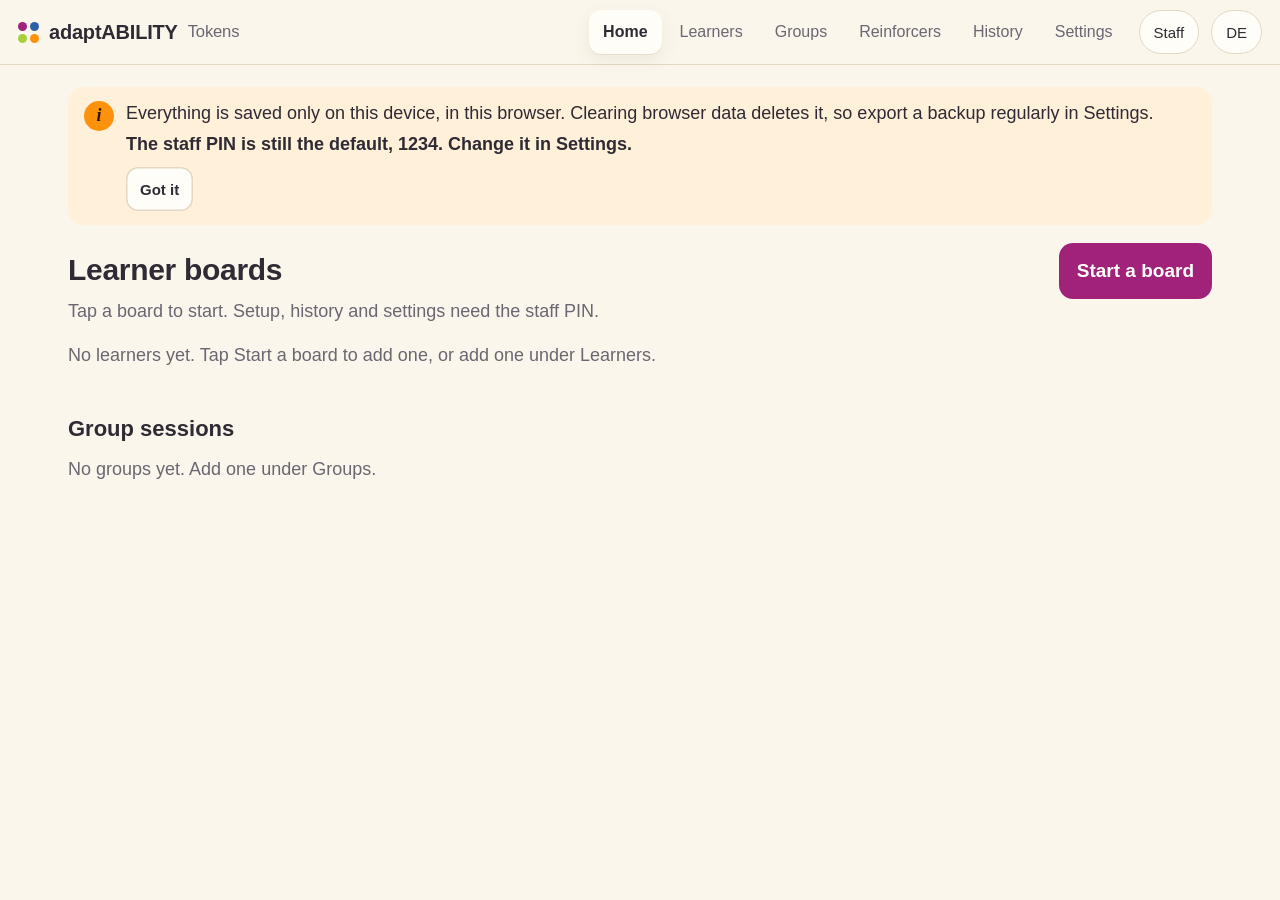
<file: index.html>
<!doctype html>
<html lang="en">
<head>
<meta charset="utf-8">
<meta name="viewport" content="width=device-width, initial-scale=1, viewport-fit=cover">
<title>adaptABILITY Tokens</title>
<meta name="description" content="Digital token boards and reinforcer choice for adaptABILITY Therapie.">
<meta name="theme-color" content="#fbf6ec">
<meta name="apple-mobile-web-app-capable" content="yes">
<meta name="mobile-web-app-capable" content="yes">
<meta name="apple-mobile-web-app-status-bar-style" content="default">
<meta name="apple-mobile-web-app-title" content="Tokens">
<meta name="referrer" content="no-referrer">
<link rel="manifest" href="manifest.webmanifest">
<link rel="apple-touch-icon" href="icons/apple-touch-icon.png">
<link rel="icon" href="data:image/svg+xml,<svg xmlns='http://www.w3.org/2000/svg' viewBox='0 0 100 100'><rect x='6' y='26' width='88' height='48' rx='24' fill='%23f2e9d8'/><circle cx='26' cy='50' r='10' fill='%23a12279'/><circle cx='44' cy='50' r='10' fill='%232a60a6'/><circle cx='62' cy='50' r='10' fill='%23a7cf3b'/><circle cx='80' cy='50' r='10' fill='%23fe920c'/></svg>">
<style>
:root {
  --cream: #fbf6ec;
  --paper: #fffdf8;
  --tray: #f2e9d8;
  --line: #e3d8c3;
  --ink: #2f2a33;
  --muted: #6b6670;
  --gray: #7a7a7a;
  --magenta: #a12279;
  --magenta-ink: #ffffff;
  --blue: #2a60a6;
  --lime: #a7cf3b;
  --lime-soft: #eef6d6;
  --orange: #fe920c;
  --orange-soft: #fff0da;
  --blue-soft: #e5edf8;
  --magenta-soft: #f7e4f0;
  --shadow: 0 1px 0 rgba(80, 60, 30, .08), 0 6px 18px rgba(80, 60, 30, .08);
  --danger: #b3261e;
  --tray-hi: rgba(255, 255, 255, .5);
  --well: 76px;
  --font: 'Century Gothic', CenturyGothic, AppleGothic, 'Avenir Next', Futura, 'Segoe UI', Roboto, sans-serif;
  color-scheme: light;
  box-sizing: border-box;
  padding-top: env(safe-area-inset-top, 0px);
  padding-bottom: env(safe-area-inset-bottom, 0px);
}
@media (prefers-color-scheme: dark) {
  :root:not([data-theme="light"]) {
    --cream: #1f1c22; --paper: #2a262e; --tray: #34303a; --line: #46404d; --ink: #f3eee4; --muted: #b9b2bd; --gray: #a4a4a4;
    --magenta: #d65aab; --magenta-ink: #1f1c22; --blue: #79a3e3; --lime: #b9dd5c; --lime-soft: #34402a; --orange: #ffab45; --orange-soft: #463521;
    --blue-soft: #263346; --magenta-soft: #43283b; --shadow: 0 6px 18px rgba(0, 0, 0, .35); --danger: #ff9b91; --tray-hi: rgba(255, 255, 255, 0); color-scheme: dark;
  }
}
:root[data-theme="dark"] {
  --cream: #1f1c22; --paper: #2a262e; --tray: #34303a; --line: #46404d; --ink: #f3eee4; --muted: #b9b2bd; --gray: #a4a4a4;
  --magenta: #d65aab; --magenta-ink: #1f1c22; --blue: #79a3e3; --lime: #b9dd5c; --lime-soft: #34402a; --orange: #ffab45; --orange-soft: #463521;
  --blue-soft: #263346; --magenta-soft: #43283b; --shadow: 0 6px 18px rgba(0, 0, 0, .35); --danger: #ff9b91; --tray-hi: rgba(255, 255, 255, 0); color-scheme: dark;
}
*, *::before, *::after { box-sizing: inherit; }
html { height: 100%; scroll-padding-top: env(safe-area-inset-top, 0px); -webkit-text-size-adjust: 100%; }
body {
  margin: 0; min-height: 100%; background: var(--cream); color: var(--ink); font-family: var(--font);
  font-size: 18px; line-height: 1.4; -webkit-tap-highlight-color: transparent;
}
img { max-width: 100%; }
button, input, select, textarea { font: inherit; color: inherit; }
button { cursor: pointer; touch-action: manipulation; }
:focus-visible { outline: 3px solid var(--blue); outline-offset: 2px; }
.sr { position: absolute; width: 1px; height: 1px; overflow: hidden; clip: rect(0 0 0 0); white-space: nowrap; }

/* ---------- top bar ---------- */
.bar {
  position: sticky; top: env(safe-area-inset-top, 0px); z-index: 20; display: flex; align-items: center; gap: 12px;
  padding: 10px 18px; background: var(--cream); border-bottom: 1px solid var(--line); flex-wrap: wrap;
}
body::before { content: ""; position: fixed; inset: 0 0 auto; height: env(safe-area-inset-top, 0px); z-index: 10; background: var(--cream); }
.brand { display: flex; align-items: center; gap: 10px; font-weight: 700; font-size: 20px; letter-spacing: -.01em; background: none; border: 0; padding: 4px 0; }
.brand-mark { display: grid; grid-template-columns: repeat(2, 9px); gap: 3px; }
.brand-mark i { width: 9px; height: 9px; border-radius: 50%; display: block; }
.brand small { font-weight: 400; color: var(--muted); }
.nav { display: flex; gap: 4px; flex-wrap: wrap; margin-left: auto; }
.nav button {
  border: 0; background: none; padding: 10px 14px; border-radius: 12px; min-height: 44px; color: var(--muted); font-size: 16px;
}
.nav button[aria-current="page"] { background: var(--paper); color: var(--ink); box-shadow: var(--shadow); font-weight: 700; }
.lockbtn { border: 1.5px solid var(--line); background: var(--paper); border-radius: 999px; padding: 8px 14px; min-height: 44px; font-size: 15px; }
.lockbtn.on { border-color: var(--magenta); color: var(--magenta); }

main { max-width: 1180px; margin: 0 auto; padding: 22px 18px 60px; }
h1 { font-size: 30px; margin: 4px 0 6px; letter-spacing: -.01em; }
h2 { font-size: 22px; margin: 28px 0 12px; }
h3 { font-size: 18px; margin: 0 0 6px; }
.lede { color: var(--muted); margin: 0 0 18px; max-width: 70ch; }
.row { display: flex; gap: 12px; align-items: center; flex-wrap: wrap; }
.spacer { flex: 1; }

/* ---------- buttons ---------- */
.btn {
  border: 0; border-radius: 14px; padding: 12px 18px; min-height: 52px; font-weight: 700; font-size: 17px;
  background: var(--paper); color: var(--ink); box-shadow: inset 0 0 0 1.5px var(--line); display: inline-flex; align-items: center; gap: 8px; justify-content: center;
}
.btn.primary { background: var(--magenta); color: var(--magenta-ink); box-shadow: none; }
.btn.blue { background: var(--blue); color: #fff; box-shadow: none; }
.btn.go { background: var(--lime); color: #1f2a07; box-shadow: none; }
.btn.warn { background: var(--paper); color: var(--danger); box-shadow: inset 0 0 0 1.5px var(--danger); }
.btn.small { min-height: 44px; padding: 8px 14px; font-size: 15px; border-radius: 12px; }
.btn[disabled] { opacity: .45; cursor: not-allowed; }
.btn:active:not([disabled]) { transform: translateY(1px); }
.award {
  min-height: 84px; min-width: 220px; font-size: 24px; border-radius: 22px; background: var(--magenta); color: var(--magenta-ink);
  border: 0; font-weight: 700; display: inline-flex; align-items: center; justify-content: center; gap: 12px; padding: 0 28px;
}
.award .plus { font-size: 34px; line-height: 1; }
.award[disabled] { opacity: .4; }
.hold { position: relative; overflow: hidden; }
.hold .fill { position: absolute; inset: 0; background: rgba(161, 34, 121, .18); transform-origin: left; transform: scaleX(0); }
.hold.holding .fill { transition: transform var(--hold-ms, 800ms) linear; transform: scaleX(1); }

/* ---------- home tiles ---------- */
.tiles { display: grid; grid-template-columns: repeat(auto-fill, minmax(220px, 1fr)); gap: 14px; }
.tile {
  text-align: left; border: 0; background: var(--paper); border-radius: 20px; padding: 16px; box-shadow: var(--shadow);
  display: flex; flex-direction: column; gap: 10px; min-height: 150px;
}
.tile .who { display: flex; align-items: center; gap: 12px; }
.tile .name { font-weight: 700; font-size: 20px; }
.tile .sub { color: var(--muted); font-size: 15px; }
.tag { display: inline-flex; align-items: center; gap: 6px; font-size: 14px; padding: 4px 10px; border-radius: 999px; background: var(--tray); color: var(--ink); }
.tag.ready { background: var(--lime-soft); }
.tag.done { background: var(--blue-soft); }
.tag.off { background: var(--orange-soft); }
.avatar { width: 52px; height: 52px; border-radius: 50%; display: grid; place-items: center; font-size: 30px; background: var(--tray); overflow: hidden; flex: none; }
.avatar img { width: 100%; height: 100%; object-fit: cover; }
.avatar.lg { width: 72px; height: 72px; font-size: 42px; }
.notice { background: var(--orange-soft); border-radius: 16px; padding: 14px 16px; margin: 0 0 18px; display: flex; gap: 12px; align-items: flex-start; }
.notice p { margin: 0; }

/* ---------- the token tray (signature element) ---------- */
.tray {
  background: var(--tray); border-radius: 48px; padding: 16px; display: flex; flex-wrap: wrap; gap: 12px; justify-content: center;
  box-shadow: inset 0 3px 8px rgba(80, 60, 30, .14), inset 0 -2px 0 var(--tray-hi);
}
.well {
  width: var(--well); height: var(--well); border-radius: 50%; display: grid; place-items: center; position: relative;
  border: 3px dashed var(--gray); background: transparent; font-size: calc(var(--well) * .52);
}
.well .ic { opacity: .16; filter: grayscale(1); }
.well.on { border: 3px solid var(--ink); background: var(--paper); box-shadow: 0 3px 0 rgba(80, 60, 30, .18); }
.well.on .ic { opacity: 1; filter: none; }
.well.new .ic { animation: pop .45s cubic-bezier(.3, 1.6, .5, 1); }
.tray.mini { width: fit-content; max-width: 100%; border-radius: 22px; padding: 8px; gap: 6px; --well: 30px; justify-content: flex-start; }
.tray.mini .well { border-width: 2px; }
.tray.mini .well.on { border-width: 2px; box-shadow: none; }
.count { font-size: 26px; font-weight: 700; text-align: center; margin: 10px 0 0; }
.count small { display: block; font-size: 15px; font-weight: 400; color: var(--muted); }
@keyframes pop { 0% { transform: scale(.2); } 100% { transform: scale(1); } }
@keyframes glow { 0%, 100% { box-shadow: inset 0 3px 8px rgba(80, 60, 30, .14), 0 0 0 0 rgba(167, 207, 59, 0); } 50% { box-shadow: inset 0 3px 8px rgba(80, 60, 30, .14), 0 0 0 10px rgba(167, 207, 59, .35); } }
.tray.full { animation: glow 2.4s ease-in-out 2; }

/* ---------- board ---------- */
.board { display: grid; grid-template-columns: minmax(260px, 360px) 1fr; gap: 22px; align-items: start; }
.panel { background: var(--paper); border-radius: 26px; padding: 20px; box-shadow: var(--shadow); }
.wf-label { font-size: 17px; color: var(--muted); margin: 0 0 10px; }
.wf-card { border-radius: 22px; background: var(--cream); padding: 18px; text-align: center; border: 2px solid var(--line); }
.wf-card .big { font-size: 110px; line-height: 1.1; }
.wf-card img.big { width: 100%; max-height: 220px; object-fit: cover; border-radius: 16px; }
.wf-card .lbl { font-size: 26px; font-weight: 700; margin-top: 6px; }
.wf-card .meta { color: var(--muted); font-size: 15px; }
.wf-empty { border: 3px dashed var(--line); border-radius: 22px; padding: 26px 16px; text-align: center; color: var(--muted); }
.wf-empty .big { font-size: 64px; }
.goal { display: flex; align-items: center; gap: 14px; margin: 0 0 16px; }
.goal .gi { width: 60px; height: 60px; border-radius: 16px; display: grid; place-items: center; font-size: 36px; background: var(--blue-soft); overflow: hidden; flex: none; }
.goal .gi img { width: 100%; height: 100%; object-fit: cover; }
.goal .gt { font-size: 24px; font-weight: 700; }
.goal .gl { font-size: 15px; color: var(--muted); }
.state {
  margin-top: 16px; border-radius: 20px; padding: 16px 18px; display: flex; align-items: center; gap: 14px; font-size: 20px; font-weight: 700;
}
.state.ready { background: var(--lime-soft); }
.state.done { background: var(--blue-soft); }
.state .si { font-size: 34px; }
.controls { display: flex; gap: 12px; flex-wrap: wrap; align-items: center; margin-top: 18px; }
.boardhead { display: flex; align-items: center; gap: 14px; margin-bottom: 16px; flex-wrap: wrap; }
.boardhead .nm { font-size: 26px; font-weight: 700; }

/* ---------- choice menu ---------- */
.menu { display: grid; grid-template-columns: repeat(auto-fill, minmax(170px, 1fr)); gap: 14px; }
.choice {
  border: 3px solid var(--line); background: var(--paper); border-radius: 22px; padding: 14px 10px 16px; text-align: center; min-height: 190px;
  display: flex; flex-direction: column; align-items: center; justify-content: center; gap: 6px; position: relative;
}
.choice .ci { font-size: 72px; line-height: 1.1; }
.choice img.ci { width: 120px; height: 100px; object-fit: cover; border-radius: 14px; }
.choice .cl { font-weight: 700; font-size: 20px; }
.choice .cm { font-size: 14px; color: var(--muted); }
.choice[aria-pressed="true"] { border-color: var(--magenta); background: var(--magenta-soft); }
.choice .tick { position: absolute; top: 8px; right: 8px; background: var(--magenta); color: var(--magenta-ink); border-radius: 999px; font-size: 14px; padding: 3px 10px; font-weight: 700; }
.choice.off { opacity: .55; }
.choice.off .tick { background: var(--orange); color: #2b1800; }

/* ---------- learner (full-screen) view ---------- */
body.learnerview .bar { display: none; }
body.learnerview main { max-width: none; padding: 18px 22px 30px; }
.lv { --well: clamp(64px, 10vw, 118px); min-height: calc(100vh - 60px); display: flex; flex-direction: column; }
.lv .board { flex: 1; align-content: center; align-items: center; }
.staffcorner {
  position: fixed; right: max(12px, env(safe-area-inset-right, 0px)); bottom: calc(12px + env(safe-area-inset-bottom, 0px)); z-index: 30;
  border: 1.5px solid var(--line); background: var(--paper); color: var(--muted); border-radius: 999px; padding: 10px 16px; font-size: 14px; min-height: 44px;
  -webkit-user-select: none; user-select: none; -webkit-touch-callout: none;
}
.sheet {
  position: fixed; left: 50%; bottom: calc(14px + env(safe-area-inset-bottom, 0px)); transform: translateX(-50%); z-index: 40; width: min(760px, calc(100% - 24px));
  background: var(--paper); border-radius: 24px; box-shadow: 0 10px 40px rgba(0, 0, 0, .25); padding: 16px; border: 2px solid var(--magenta);
}
.sheet h3 { display: flex; justify-content: space-between; align-items: center; }

/* ---------- group ---------- */
.gcards { display: grid; grid-template-columns: repeat(auto-fill, minmax(280px, 1fr)); gap: 16px; }
.gcard { background: var(--paper); border-radius: 22px; padding: 16px; box-shadow: var(--shadow); display: flex; flex-direction: column; gap: 12px; }
.gcard .award { min-height: 64px; min-width: 0; width: 100%; font-size: 20px; }
.gcard .award .plus { font-size: 28px; }
.contrib { display: grid; grid-template-columns: auto 1fr auto; gap: 12px; align-items: center; padding: 12px 0; border-top: 1px solid var(--line); }
.contrib:first-child { border-top: 0; }
.stepper { display: inline-flex; align-items: center; gap: 6px; }
.stepper button { width: 44px; height: 44px; border-radius: 12px; border: 1.5px solid var(--line); background: var(--paper); font-size: 22px; }
.stepper output { min-width: 2ch; text-align: center; font-weight: 700; }
.chips { display: flex; gap: 8px; flex-wrap: wrap; }
.chip { border: 2px solid var(--line); background: var(--paper); border-radius: 999px; padding: 10px 16px; min-height: 48px; font-size: 16px; }
.chip[aria-pressed="true"] { border-color: var(--blue); background: var(--blue-soft); font-weight: 700; }
.chip[aria-pressed="true"]::before { content: "✓ "; }
.noticed { margin-top: 14px; color: var(--muted); text-align: center; font-size: 17px; }
.private { font-size: 14px; color: var(--muted); display: flex; gap: 6px; align-items: center; }

/* ---------- forms ---------- */
.form { display: grid; gap: 18px; max-width: 860px; }
.field label, .field .lab { display: block; font-weight: 700; margin-bottom: 6px; }
.field .hint { color: var(--muted); font-size: 15px; margin: 4px 0 0; }
input[type=text], input[type=number], input[type=password], select, textarea {
  width: 100%; padding: 12px 14px; border-radius: 12px; border: 1.5px solid var(--line); background: var(--paper); min-height: 50px; font-size: 18px;
}
textarea { min-height: 120px; font-size: 14px; font-family: ui-monospace, Menlo, monospace; }
.pick { display: flex; gap: 8px; flex-wrap: wrap; }
.pick button {
  min-width: 56px; min-height: 56px; border-radius: 14px; border: 2px solid var(--line); background: var(--paper); font-size: 28px; padding: 4px 8px;
}
.pick button.txt { font-size: 17px; padding: 6px 16px; }
.pick button[aria-pressed="true"] { border-color: var(--magenta); background: var(--magenta-soft); box-shadow: inset 0 0 0 1px var(--magenta); }
.checks { display: grid; grid-template-columns: repeat(auto-fill, minmax(220px, 1fr)); gap: 8px; }
.check { display: flex; align-items: center; gap: 10px; padding: 10px 12px; border-radius: 12px; background: var(--paper); border: 1.5px solid var(--line); min-height: 52px; }
.check input { width: 24px; height: 24px; accent-color: var(--magenta); }
.radio-cards { display: grid; gap: 10px; grid-template-columns: repeat(auto-fit, minmax(220px, 1fr)); }
.radio-cards label { display: block; padding: 14px; border-radius: 16px; border: 2px solid var(--line); background: var(--paper); font-weight: 400; }
.radio-cards input { accent-color: var(--magenta); width: 20px; height: 20px; vertical-align: -3px; margin-right: 6px; }
.radio-cards label:has(input:checked) { border-color: var(--magenta); background: var(--magenta-soft); }
.radio-cards b { display: inline; }
.radio-cards span { display: block; color: var(--muted); font-size: 15px; margin-top: 4px; }
.thumb { width: 64px; height: 64px; border-radius: 14px; object-fit: cover; border: 1.5px solid var(--line); }

/* ---------- token library picker ---------- */
.tokpick { background: var(--paper); border: 1.5px solid var(--line); border-radius: 20px; padding: 14px; display: grid; gap: 12px; }
.tokprev { display: flex; align-items: center; gap: 10px; --well: 56px; color: var(--muted); font-size: 15px; }
.tokprev .well { border-width: 2px; }
.pick.tabs { flex-wrap: nowrap; overflow-x: auto; padding-bottom: 4px; -webkit-overflow-scrolling: touch; }
.pick.tabs button { white-space: nowrap; flex: none; min-height: 48px; }
.pick.tokgrid button { min-width: 60px; min-height: 60px; font-size: 32px; }

/* ---------- build-it themes ---------- */
.themebox { max-width: 560px; margin: 0 auto; }
.themebox.mini { max-width: 190px; margin: 0; }
.themebox.small { max-width: 100%; }
.lv .themebox { max-width: min(760px, 66vh * 1.33); }
.themepick { display: grid; grid-template-columns: repeat(auto-fill, minmax(140px, 1fr)); gap: 10px; }
.themepick button { border: 2px solid var(--line); background: var(--paper); border-radius: 16px; padding: 6px; font-size: 15px; font-weight: 700; display: grid; gap: 4px; }
.themepick button[aria-pressed="true"] { border-color: var(--magenta); background: var(--magenta-soft); box-shadow: inset 0 0 0 1px var(--magenta); }
.themepick button[aria-pressed="true"] span::before { content: "✓ "; }

/* ---------- lists / history ---------- */
.list { display: grid; gap: 10px; }
.item { display: flex; align-items: center; gap: 14px; background: var(--paper); border-radius: 18px; padding: 12px 14px; box-shadow: var(--shadow); flex-wrap: wrap; }
.item .grow { flex: 1; min-width: 160px; }
.item .t { font-weight: 700; }
.item .s { color: var(--muted); font-size: 15px; }
.scroll { overflow-x: auto; -webkit-overflow-scrolling: touch; border-radius: 16px; background: var(--paper); box-shadow: var(--shadow); }
table { border-collapse: collapse; width: 100%; font-size: 15px; }
th, td { text-align: left; padding: 10px 12px; border-bottom: 1px solid var(--line); white-space: nowrap; }
th { font-weight: 700; color: var(--muted); }

/* ---------- modal / toast / timer ---------- */
.overlay { position: fixed; inset: 0; background: rgba(30, 20, 30, .45); z-index: 60; display: grid; place-items: center; padding: 16px; }
.modal { background: var(--paper); border-radius: 24px; padding: 22px; width: min(520px, 100%); max-height: calc(100% - 20px); overflow: auto; box-shadow: 0 20px 60px rgba(0, 0, 0, .3); }
.modal.wide { width: min(980px, 100%); }
.modal h2 { margin-top: 0; }
.pinpad { display: grid; grid-template-columns: repeat(3, 1fr); gap: 10px; margin-top: 14px; }
.pinpad button { min-height: 66px; border-radius: 16px; border: 1.5px solid var(--line); background: var(--cream); font-size: 26px; font-weight: 700; }
.pindots { display: flex; justify-content: center; gap: 14px; margin: 14px 0 4px; }
.pindots i { width: 18px; height: 18px; border-radius: 50%; border: 2px solid var(--ink); }
.pindots i.on { background: var(--ink); }
.err { color: var(--danger); text-align: center; min-height: 1.4em; margin: 6px 0 0; }
.toast {
  position: fixed; left: 50%; top: calc(14px + env(safe-area-inset-top, 0px)); transform: translateX(-50%); z-index: 80; background: var(--ink); color: var(--cream);
  padding: 12px 18px; border-radius: 14px; font-size: 16px; max-width: calc(100% - 24px);
}
.timer { text-align: center; }
.timer svg { width: min(340px, 70vw); height: auto; }
.timer .tt { font-size: 56px; font-weight: 700; font-variant-numeric: tabular-nums; }
.celebrate { position: fixed; inset: 0; pointer-events: none; z-index: 50; overflow: hidden; }
.celebrate i { position: absolute; top: -20px; width: 12px; height: 12px; border-radius: 50%; animation: fall 2.6s ease-in forwards; }
@keyframes fall { to { transform: translateY(110vh) rotate(240deg); opacity: .2; } }

/* ---------- themes ---------- */
body.theme-older { font-size: 17px; }
body.theme-older .tray { border-radius: 20px; }
body.theme-older .well { border-radius: 14px; }
body.theme-older .wf-card .big { font-size: 84px; }
body.theme-older .choice .ci { font-size: 56px; }
body.reduce-motion *, body.reduce-motion *::before, body.reduce-motion *::after { animation: none !important; transition: none !important; }

/* ---------- responsive ---------- */
@media (orientation: portrait), (max-width: 860px) {
  .board { grid-template-columns: 1fr; }
  .wf-card { display: flex; align-items: center; gap: 16px; text-align: left; }
  .wf-card .big { font-size: 80px; }
  .wf-card img.big { width: 140px; }
}
@media (max-width: 560px) {
  main { padding: 16px 12px 50px; }
  h1 { font-size: 25px; }
  :root { --well: 60px; }
  .award { min-width: 0; width: 100%; }
  .nav button { padding: 8px 10px; font-size: 15px; }
  .menu { grid-template-columns: repeat(2, 1fr); }
}
@media print { .bar, .controls, .staffcorner { display: none; } }

/* ---------- Start a board ---------- */
.startbtn { min-height: 56px; font-size: 19px; }
.startform section.panel { margin: 0; }
.stephead { display: flex; align-items: center; gap: 12px; margin: 0 0 12px; font-size: 22px; }
.stepnum { width: 36px; height: 36px; border-radius: 50%; background: var(--magenta); color: var(--magenta-ink); display: grid; place-items: center; font-size: 18px; flex: none; }
.whopick { display: flex; flex-wrap: wrap; gap: 10px; }
.whopick button { display: flex; align-items: center; gap: 10px; padding: 8px 16px 8px 8px; border-radius: 999px; border: 2px solid var(--line); background: var(--paper); font: inherit; font-weight: 700; font-size: 19px; color: var(--ink); min-height: 64px; cursor: pointer; }
.whopick button[aria-pressed="true"] { border-color: var(--magenta); background: var(--magenta-soft); box-shadow: inset 0 0 0 1px var(--magenta); }
.tokrow { display: flex; gap: 20px; align-items: center; flex-wrap: wrap; }
.tokprevbig { width: min(320px, 100%); margin-left: auto; }
.startgo { min-height: 72px; font-size: 21px; padding: 0 28px; }
.libgrid { display: grid; grid-template-columns: repeat(auto-fill, minmax(112px, 1fr)); gap: 8px; margin-top: 10px; }
.libitem { display: grid; justify-items: center; gap: 2px; padding: 8px 4px; border-radius: 14px; border: 2px solid var(--line); background: var(--paper); font: inherit; font-size: 14px; color: var(--ink); cursor: pointer; min-height: 88px; }
.libitem .li { font-size: 38px; line-height: 1.1; }
.libitem[aria-pressed="true"] { border-color: var(--magenta); background: var(--magenta-soft); }
.rprev { width: 96px; height: 96px; border-radius: 20px; background: var(--tray); display: grid; place-items: center; font-size: 60px; overflow: hidden; margin-bottom: 6px; }
.rprev img { width: 100%; height: 100%; object-fit: cover; }

/* ---------- full-screen learner board ---------- */
body.learnerview main { padding: 12px 18px 16px; min-height: 100vh; min-height: 100dvh; display: flex; flex-direction: column; }
.lv { min-height: 0; flex: 1; }
.lvtop { display: flex; align-items: flex-start; justify-content: space-between; gap: 16px; }
.lvwho { display: flex; align-items: center; gap: 14px; min-width: 0; }
.lvwho .nm { display: block; font-size: 28px; font-weight: 700; }
.lvgoal { display: flex; align-items: center; gap: 8px; font-size: 18px; color: var(--muted); margin-top: 2px; }
.lvgoal .gi { width: 30px; height: 30px; border-radius: 8px; display: grid; place-items: center; font-size: 20px; background: var(--blue-soft); overflow: hidden; }
.lvgoal .gi img { width: 100%; height: 100%; object-fit: cover; }
.rcorner { flex: none; display: grid; justify-items: center; gap: 2px; width: clamp(130px, 16vw, 190px); padding: 10px; border-radius: 22px; background: var(--paper); border: 3px solid var(--magenta); box-shadow: var(--shadow); font: inherit; color: var(--ink); cursor: pointer; }
.rcorner[disabled] { cursor: default; }
.rcorner .rl { font-size: 14px; color: var(--muted); }
.rcorner .rc-ic { font-size: clamp(54px, 7vw, 84px); line-height: 1.1; }
.rcorner img.rc-ic { width: 100%; height: clamp(70px, 10vw, 110px); object-fit: cover; border-radius: 14px; }
.rcorner .rn { font-weight: 700; font-size: 18px; text-align: center; }
.rcorner.wait { border-style: dashed; border-color: var(--line); }
.rcorner.ask { border-style: dashed; animation: askpulse 1.6s ease-in-out infinite; }
@keyframes askpulse { 50% { transform: scale(1.04); } }
.lvstage { flex: 1; display: flex; flex-direction: column; justify-content: center; align-items: center; gap: 6px; padding-top: 6px; }
.lv .lvstage .themebox { width: 100%; max-width: min(1200px, calc((100vh - 250px) * 1.333)); max-width: min(1200px, calc((100dvh - 250px) * 1.333)); }
.lvstage .count { margin-top: 2px; }
.lvstage .state { width: min(760px, 100%); }
.lvprize { display: flex; align-items: center; gap: 14px; font-size: 26px; font-weight: 700; }
.lvprize .big { font-size: 64px; line-height: 1; }
.lvprize img.big { width: 90px; height: 90px; object-fit: cover; border-radius: 16px; }
.keepbtn { min-height: 76px; font-size: 22px; display: inline-flex; align-items: center; gap: 10px; }
.keepbtn .kb-ic { font-size: 40px; }
.keepbtn img.kb-ic { width: 48px; height: 48px; object-fit: cover; border-radius: 10px; }
body.reduce-motion .rcorner.ask { animation: none; }
@media (max-width: 700px) {
  .lvtop { flex-direction: column-reverse; align-items: stretch; }
  .rcorner { width: auto; grid-template-columns: auto 1fr; justify-items: start; align-items: center; text-align: left; }
  .rcorner .rl { grid-column: 1 / -1; }
  .rcorner .rc-ic { font-size: 44px; }
  .lv .lvstage .themebox { max-width: 100%; }
}
.lv .lvstage.done .themebox { max-width: min(1000px, calc((100vh - 360px) * 1.333)); max-width: min(1000px, calc((100dvh - 360px) * 1.333)); }
.lvstage.done .state { margin-top: 4px; }
.rcorner.ready { border-color: var(--lime); background: var(--lime-soft); animation: askpulse 1.4s ease-in-out 3; }

/* ---------- pictures (shared with Pick and Play) ---------- */
.pic { display: inline-grid; place-items: center; flex: none; line-height: 0; }
.pic svg { width: 100%; height: 100%; display: block; }
.choice .ci.pic { width: 92px; height: 92px; }
.wf-card .big.pic { width: 150px; height: 150px; }
.wf-empty .big .pic { width: 84px; height: 84px; }
.rcorner .rc-ic.pic { width: clamp(64px, 8vw, 104px); height: clamp(64px, 8vw, 104px); }
.keepbtn .kb-ic.pic { width: 48px; height: 48px; }
.state .si.pic { width: 42px; height: 42px; }
.rtag { display: inline-flex; align-items: center; gap: 6px; }
.rtag .tg { width: 24px; height: 24px; border-radius: 6px; object-fit: cover; }
.check .ck { width: 32px; height: 32px; border-radius: 8px; object-fit: cover; }
.libitem .li { width: 52px; height: 52px; }
.libitem .li.none { border: 2px dashed var(--line); border-radius: 12px; }
.rprev svg { width: 78px; height: 78px; }
.goal .gi svg, .lvgoal .gi svg { width: 82%; height: 82%; }
.goal .gi { background: var(--paper); border: 2px solid var(--line); }
.avatar.initials { color: #fff; font-weight: 700; font-size: 26px; }
.avatar.lg.initials { font-size: 36px; }
.avatar.grp { background: var(--paper); border: 2px solid var(--line); }
.avatar.grp svg { width: 80%; height: 80%; }
.noticei { width: 30px; height: 30px; border-radius: 50%; background: var(--orange); color: #2b1800; font-weight: 700; display: grid; place-items: center; flex: none; font-family: Georgia, serif; font-style: italic; }
.well.dot { --well: 22px; border-width: 2px; }
.well.dot.on { background: var(--magenta); border-color: var(--magenta); box-shadow: none; }
@media (prefers-color-scheme: dark) { :root:not([data-theme="light"]) .pic svg, :root:not([data-theme="light"]) .themebox svg { filter: none; } }

/* ---------- give tokens by pressing and holding the board ---------- */
.lvhold { width: 100%; display: flex; flex-direction: column; align-items: center; cursor: pointer; -webkit-touch-callout: none; -webkit-user-select: none; user-select: none; touch-action: none; -webkit-tap-highlight-color: transparent; border-radius: 26px; }
.lvhold * { -webkit-user-select: none; user-select: none; -webkit-touch-callout: none; pointer-events: none; }
.lvhold:focus-visible { outline: 3px solid var(--blue); outline-offset: 4px; }
.lvhold .themebox { transition: transform .15s ease-out; }
.lvhold.holding .themebox { transform: scale(.97); transition: transform var(--hold-ms, 500ms) ease-out; }
.gcard .lvhold .themebox { width: 100%; }
.sheet.slim { left: auto; right: max(12px, env(safe-area-inset-right, 0px)); transform: none; bottom: calc(66px + env(safe-area-inset-bottom, 0px)); width: min(340px, calc(100% - 24px)); padding: 12px 14px; }
.sheet.slim h3 { font-size: 16px; margin: 0 0 6px; gap: 8px; }
.sheet.slim .controls { flex-direction: column; align-items: stretch; margin-top: 8px; }
.sheet.slim .controls .btn { min-height: 52px !important; font-size: 17px !important; }
.sheet.slim .chips { margin-top: 8px !important; }
.sheethint { margin: 0 0 4px; font-size: 15px; color: var(--muted); }
body.learnerview, body.learnerview * { -webkit-user-select: none; user-select: none; -webkit-touch-callout: none; }

</style>
</head>
<body>
<div id="app" aria-live="polite"></div>
<div id="layer"></div>
<div id="toast" class="toast" role="status" hidden></div>
<noscript>adaptABILITY Tokens needs JavaScript.</noscript>
<script>
/* adaptABILITY Tokens — core logic (no DOM). Works in browser (window.ATCore) and Node (module.exports). */
(function (root) {
  'use strict';

  var APP_ID = 'adaptability-tokens';
  var SCHEMA = 1;
  var DEBOUNCE_MS = 600;
  var LOG_MAX = 8000;

  function uid() {
    return Math.random().toString(36).slice(2, 9) + Date.now().toString(36).slice(-4);
  }
  function L(en, de) { return { en: en, de: de }; }
  function txt(v, lang) {
    if (v && typeof v === 'object') return v[lang] || v.en || v.de || '';
    return v == null ? '' : String(v);
  }
  function clone(o) { return JSON.parse(JSON.stringify(o)); }
  function clampInt(n, lo, hi, dflt) {
    n = parseInt(n, 10);
    if (isNaN(n)) return dflt;
    return Math.max(lo, Math.min(hi, n));
  }

  var TOKEN_STYLES = {
    star: '⭐', heart: '❤️', car: '🚗', train: '🚂', dino: '🦕', paw: '🐾',
    fish: '🐟', rocket: '🚀', flower: '🌼', ball: '⚽', check: '✔️', gem: '💎'
  };
  var TOKEN_LIBRARY = [
    { id: 'fav', en: 'Favorites', de: 'Favoriten', items: '⭐ ❤️ 🚗 🚂 🦕 🐾 🐟 🚀 🌼 ⚽ ✔️ 💎' },
    { id: 'animals', en: 'Animals', de: 'Tiere', items: '🐶 🐱 🐭 🐹 🐰 🦊 🐻 🐼 🐨 🐯 🦁 🐮 🐷 🐸 🐵 🐔 🐧 🐦 🦆 🦉 🐴 🐝 🦋 🐞 🐢 🦒 🐘 🦓 🦔 🐿️ 🦥 🦘 🐑 🦩' },
    { id: 'ocean', en: 'Ocean', de: 'Meer', items: '🐳 🐋 🐬 🐟 🐠 🐡 🐙 🦀 🦞 🦈 🦭 🦑 🐚 🐊 🐸 🌊' },
    { id: 'dino', en: 'Dinosaurs & dragons', de: 'Dinos & Drachen', items: '🦕 🦖 🐉 🐲 🥚 🌋' },
    { id: 'vehicles', en: 'Vehicles', de: 'Fahrzeuge', items: '🚗 🚕 🚙 🛻 🚌 🚓 🚑 🚒 🚜 🏎️ 🚛 🚚 🏍️ 🚲 🛴 🚂 🚆 🚇 🚋 ✈️ 🚁 🛸 🚀 ⛵ 🚤 🚢 🚧' },
    { id: 'space', en: 'Space & weather', de: 'Weltall & Wetter', items: '⭐ 🌟 ✨ 🌙 ☀️ 🪐 ☄️ 🌍 🌈 ☁️ ⚡ ❄️ 🔥 💫 🌠' },
    { id: 'nature', en: 'Nature', de: 'Natur', items: '🌼 🌻 🌷 🌸 🌹 🍀 🌳 🌲 🌵 🍄 🍁 🍂 🌰 🪨 🌱' },
    { id: 'food', en: 'Food', de: 'Essen', items: '🍎 🍓 🍌 🍉 🍇 🍒 🍑 🥕 🌽 🍕 🍪 🧁 🍩 🍦 🥨 🧀 🍿 🥞 🍋 🫐' },
    { id: 'sports', en: 'Sports & play', de: 'Sport & Spiel', items: '⚽ 🏀 🏈 ⚾ 🎾 🏐 🏓 🥏 🎯 🪁 🛹 🎳 🏆 🥇 🎲 🧩 🧸 🪀 🎮' },
    { id: 'music', en: 'Music & art', de: 'Musik & Kunst', items: '🎵 🎶 🎸 🥁 🎹 🎺 🎻 🎤 🎧 🎨 🖍️ ✏️ 📚 🎭 🎬' },
    { id: 'fantasy', en: 'Fantasy', de: 'Fantasie', items: '🦄 🧚 🧜 🧙 👑 🏰 🪄 💎 🔮 🤖 👾 👻 🐲 🌈' },
    { id: 'symbols', en: 'Symbols & colors', de: 'Symbole & Farben', items: '✔️ ✅ ❤️ 🧡 💛 💚 💙 💜 🤍 🔴 🟠 🟡 🟢 🔵 🟣 🟥 🟧 🟨 🟩 🟦 🟪 🔷 🔶 ➕ 💯 👍 🙌 👏 🔒 🔑' },
    { id: 'celebrate', en: 'Celebrations', de: 'Feste', items: '🎈 🎉 🎊 🎁 🎂 🎃 🎄 ⛄ 🐣 🏖️ 🎆 🪅' }
  ];
  TOKEN_LIBRARY.forEach(function (c) { c.items = c.items.split(' '); });
  function tokenIcon(style) {
    if (!style) return '⭐';
    return TOKEN_STYLES[style] || style;
  }
  var FILL_MODES = ['group', 'ownStaff', 'ownAll'];
  var CATEGORIES = ['play', 'sensory', 'creative', 'movement', 'screen', 'food', 'social', 'group', 'other'];
  /* Old picture-token styles map to the closest animated board. */
  var STYLE_TO_THEME = { rocket: 'rocket', train: 'train', car: 'train', dino: 'dino', flower: 'flower', fish: 'treasure', gem: 'treasure', heart: 'flower', star: 'rainbow', paw: 'egg', ball: 'puzzle', check: 'puzzle' };
  var DEFAULT_THEME = 'cookie';
  /* Older saves used emoji pictures; map them to the matching Pick and Play picture. */
  var EMOJI_PIC = { '🫧': 'bubbles', '🖍': 'draw', '🎵': 'music', '🧱': 'blocks', '🌈': 'lightshow', '🎲': 'game', '🙌': 'circletime', '🪂': 'playground', '💃': 'jump', '📱': 'videogame', '📺': 'videogame', '🚗': 'cars', '🧸': 'baby', '⚽': 'ball', '🛝': 'slide', '🧩': 'puzzle', '📖': 'book', '🎨': 'paint', '🥁': 'music', '🪀': 'game', '🏀': 'ball', '🎮': 'videogame', '🐾': 'animals', '🌟': 'game', '🧃': 'snack', '🍪': 'snack' };
  var GOAL_PIC = { '🤝': 'game', '⭕': 'circletime', '👕': 'dressup', '🧹': 'kitchen', '🪑': 'tablework', '🧩': 'puzzle', '🍽': 'snack', '📚': 'book', '🙌': 'circletime' };
  function themeFor(style) { return STYLE_TO_THEME[style] || DEFAULT_THEME; }

  function newBoard() {
    return { earned: 0, selectedId: null, status: 'earning', cycle: 1, lastAwardAt: 0, startedAt: new Date().toISOString() };
  }
  function newSharedBoard() {
    return { contrib: {}, stack: [], selectedId: null, status: 'earning', cycle: 1, lastAwardAt: {}, startedAt: new Date().toISOString() };
  }

  function defaultSettings() {
    return { lang: 'en', theme: 'young', sound: true, tokenSound: 'chime', soundV: 2, motion: 'system', pin: '1234', pinChanged: false, seenNotice: false };
  }

  /* A fresh install starts with no learners and no groups (only starter reinforcers). */
  function seed() {
    var d = demo();
    d.learners = []; d.groups = [];
    return d;
  }
  /* Sample learners and groups for training and tests (open the app with ?demo=1 on an empty device). */
  function demo() {
    function r(id, label, category, pic, duration, group) {
      return { id: id, label: label, category: category, pic: pic, image: null, duration: duration || 0, available: true, group: !!group };
    }
    var reinforcers = [
      r('r-trampoline', L('Trampoline', 'Trampolin'), 'movement', 'jump', 5, true),
      r('r-bubbles', L('Bubbles', 'Seifenblasen'), 'sensory', 'bubbles', 3, true),
      r('r-swing', L('Swing', 'Schaukel'), 'movement', 'swing', 3),
      r('r-lightshow', L('Light show', 'Lichtshow'), 'sensory', 'lightshow', 5),
      r('r-cars', L('Cars', 'Autos'), 'play', 'cars', 5),
      r('r-animals', L('Animals', 'Tiere'), 'play', 'animals', 5),
      r('r-trains', L('Trains', 'Eisenbahn'), 'play', 'train', 5),
      r('r-balloons', L('Balloons', 'Luftballons'), 'sensory', 'balloons', 3, true),
      r('r-candy', L('Candy', 'Süßigkeiten'), 'food', 'candy', 0, true)
    ];
    function learner(id, name, avatar, tokenStyle, target, goalText, goalPic, timing, rids) {
      return {
        id: id, name: name, avatar: null, avatarImage: null, tokenStyle: tokenStyle, target: target,
        goal: { text: goalText, pic: goalPic, image: null }, choiceTiming: timing, reinforcerIds: rids, board: newBoard()
      };
    }
    var learners = [
      learner('l-mia', 'Mia', '', 'star', 5, L('Take turns', 'Abwechseln'), 'game', 'before', ['r-bubbles', 'r-cars', 'r-swing', 'r-lightshow']),
      learner('l-leo', 'Leo', '', 'car', 3, L('Ask for help', 'Um Hilfe bitten'), null, 'after', ['r-lightshow', 'r-trains', 'r-animals', 'r-bubbles']),
      learner('l-noor', 'Noor', '', 'heart', 5, L('Join circle time', 'Beim Stuhlkreis mitmachen'), 'circletime', 'before', ['r-swing', 'r-animals', 'r-cars']),
      learner('l-jk', 'J.K.', '', 'check', 10, L('Practice getting dressed', 'Anziehen üben'), 'dressup', 'after', ['r-swing', 'r-trains', 'r-cars'])
    ];
    learners[0].tokenType = 'theme'; learners[0].theme = 'cookie';
    learners[1].tokenType = 'theme'; learners[1].theme = 'train';
    learners[2].tokenType = 'theme'; learners[2].theme = 'flower';
    learners[3].tokenType = 'theme'; learners[3].theme = 'dino';
    var shared = newSharedBoard();
    shared.contrib = { 'l-mia': { target: 3, earned: 0 }, 'l-leo': { target: 2, earned: 0 }, 'l-noor': { target: 3, earned: 0 }, 'l-jk': { target: 4, earned: 0 } };
    var groups = [
      { id: 'g-morning', name: L('Morning group', 'Morgengruppe'), type: 'individual', memberIds: ['l-mia', 'l-leo', 'l-noor'] },
      {
        id: 'g-kitchen', name: L('Social Kitchen team', 'Social-Kitchen-Team'), type: 'team', memberIds: ['l-mia', 'l-noor', 'l-jk'],
        target: 10, tokenStyle: 'flower', reinforcerIds: ['r-trampoline', 'r-candy', 'r-balloons'],
        tokenFill: 'ownStaff', examples: [L('Helping a friend', 'Einem Freund helfen'), L('Taking turns', 'Abwechseln'), L('Sharing materials', 'Material teilen'), L('Kind words', 'Freundliche Worte')],
        board: Object.assign(newBoard(), { stack: [] })
      },
      {
        id: 'g-rocket', name: L('Circle time rocket', 'Stuhlkreis-Rakete'), type: 'team', memberIds: ['l-mia', 'l-leo', 'l-noor'],
        target: 8, tokenStyle: 'rocket', tokenType: 'theme', theme: 'rocket', tokenFill: 'group', reinforcerIds: ['r-candy', 'r-trampoline', 'r-balloons'],
        examples: [L('Waiting for a turn', 'Auf den eigenen Zug warten'), L('Listening to a friend', 'Einem Freund zuhören'), L('Joining the song', 'Beim Lied mitmachen')],
        board: Object.assign(newBoard(), { stack: [] })
      },
      {
        id: 'g-friday', name: L('Friday shared goal', 'Gemeinsames Freitagsziel'), type: 'shared', memberIds: ['l-mia', 'l-leo', 'l-noor', 'l-jk'],
        tokenStyle: 'rocket', tokenFill: 'group', reinforcerIds: ['r-candy', 'r-trampoline', 'r-balloons'], defaultTarget: 3, board: shared
      }
    ];
    return { app: APP_ID, schema: SCHEMA, settings: defaultSettings(), reinforcers: reinforcers, learners: learners, groups: groups, log: [] };
  }

  function ensureShape(s) {
    if (!s || typeof s !== 'object') return seed();
    var out = s;
    out.app = APP_ID;
    out.schema = SCHEMA;
    out.settings = Object.assign(defaultSettings(), out.settings || {});
    delete out.settings.tts;
    if (out.settings.soundV !== 2) { out.settings.tokenSound = 'chime'; out.settings.soundV = 2; }
    out.reinforcers = Array.isArray(out.reinforcers) ? out.reinforcers : [];
    out.learners = Array.isArray(out.learners) ? out.learners : [];
    out.groups = Array.isArray(out.groups) ? out.groups : [];
    out.log = Array.isArray(out.log) ? out.log : [];
    out.reinforcers.forEach(function (r) {
      if (r.available === undefined) r.available = true;
      if (!r.pic) r.pic = EMOJI_PIC[String(r.icon || '').replace(/\uFE0F/g, '')] || 'game';
      if (!r.duration) r.duration = 0;
    });
    out.learners.forEach(function (l) {
      l.board = Object.assign(newBoard(), l.board || {});
      l.target = clampInt(l.target, 1, 30, 5);
      l.reinforcerIds = Array.isArray(l.reinforcerIds) ? l.reinforcerIds : [];
      l.goal = l.goal || { text: '', pic: null, image: null };
      if (l.goal.pic === undefined) l.goal.pic = GOAL_PIC[String(l.goal.icon || '').replace(/\uFE0F/g, '')] || null;
      l.choiceTiming = l.choiceTiming === 'after' || l.choiceTiming === 'both' ? l.choiceTiming : 'before';
      if (l.tokenType !== 'theme' || !l.theme) { l.tokenType = 'theme'; l.theme = l.theme || themeFor(l.tokenStyle); }
    });
    out.groups.forEach(function (g) {
      if (g.type !== 'individual' && (g.tokenType !== 'theme' || !g.theme)) { g.tokenType = 'theme'; g.theme = g.theme || themeFor(g.tokenStyle); }
      g.memberIds = (g.memberIds || []).filter(function (id) { return !!findLearner(out, id); });
      if (g.type === 'team') {
        g.board = Object.assign(newBoard(), g.board || {});
        g.target = clampInt(g.target, 1, 40, 10);
        g.examples = g.examples || [];
        g.reinforcerIds = g.reinforcerIds || [];
        if (!Array.isArray(g.board.stack)) g.board.stack = [];
        while (g.board.stack.length < g.board.earned) g.board.stack.unshift(null);
        if (g.board.stack.length > g.board.earned) g.board.stack = g.board.stack.slice(-g.board.earned || g.board.stack.length);
        if (g.board.earned === 0) g.board.stack = [];
        if (FILL_MODES.indexOf(g.tokenFill) === -1) g.tokenFill = 'group';
      } else if (g.type === 'shared') {
        if (FILL_MODES.indexOf(g.tokenFill) === -1) g.tokenFill = 'group';
        g.board = Object.assign(newSharedBoard(), g.board || {});
        g.reinforcerIds = g.reinforcerIds || [];
        g.defaultTarget = clampInt(g.defaultTarget, 1, 20, 3);
        syncSharedMembers(out, g);
      }
    });
    return out;
  }

  /* ---------- lookups ---------- */
  function findLearner(s, id) { for (var i = 0; i < s.learners.length; i++) if (s.learners[i].id === id) return s.learners[i]; return null; }
  function findGroup(s, id) { for (var i = 0; i < s.groups.length; i++) if (s.groups[i].id === id) return s.groups[i]; return null; }
  function findReinforcer(s, id) { for (var i = 0; i < s.reinforcers.length; i++) if (s.reinforcers[i].id === id) return s.reinforcers[i]; return null; }

  /* A "scope" identifies one board:
     {type:'learner', id}  |  {type:'team', groupId}  |  {type:'shared', groupId}
     Shared awards/undo also take a learnerId. */
  function resolve(s, scope) {
    if (!scope) return null;
    if (scope.type === 'learner') {
      var l = findLearner(s, scope.id);
      if (!l) return null;
      return { kind: 'learner', owner: l, board: l.board, target: l.target, reinforcerIds: l.reinforcerIds, learner: l, group: null };
    }
    var g = findGroup(s, scope.groupId);
    if (!g) return null;
    if (scope.type === 'team' && g.type === 'team') return { kind: 'team', owner: g, board: g.board, target: g.target, reinforcerIds: g.reinforcerIds, learner: null, group: g };
    if (scope.type === 'shared' && g.type === 'shared') return { kind: 'shared', owner: g, board: g.board, target: sharedTotals(g).target, reinforcerIds: g.reinforcerIds, learner: null, group: g };
    return null;
  }

  function sharedTotals(g) {
    var t = 0, e = 0;
    (g.memberIds || []).forEach(function (id) {
      var c = g.board.contrib[id];
      if (!c) return;
      t += c.target;
      e += Math.min(c.earned, c.target);
    });
    return { target: t, earned: e };
  }
  function syncSharedMembers(s, g) {
    var b = g.board;
    g.memberIds.forEach(function (id) {
      if (!b.contrib[id]) b.contrib[id] = { target: g.defaultTarget || 3, earned: 0 };
    });
    Object.keys(b.contrib).forEach(function (id) {
      if (g.memberIds.indexOf(id) === -1) delete b.contrib[id];
    });
    b.stack = (b.stack || []).filter(function (id) { return g.memberIds.indexOf(id) !== -1; });
  }

  function progress(s, scope) {
    var r = resolve(s, scope);
    if (!r) return null;
    if (r.kind === 'shared') {
      var t = sharedTotals(r.group);
      return { earned: t.earned, target: t.target, status: r.board.status };
    }
    return { earned: r.board.earned, target: r.target, status: r.board.status };
  }

  /* Which picture goes in each filled slot of a collective board.
     view: 'staff' or 'display'. Learner tokens appear when the group's fill mode allows it for that view. */
  function slotIcons(s, scope, view) {
    var r = resolve(s, scope);
    if (!r || r.kind === 'learner') return null;
    var g = r.group, groupIcon = tokenIcon(g.tokenStyle);
    var own = g.tokenFill === 'ownAll' || (g.tokenFill === 'ownStaff' && view === 'staff');
    var p = progress(s, scope), shown = Math.min(p.earned, p.target), out = [];
    var stack = (g.board.stack || []);
    if (r.kind === 'team') stack = stack.slice(-g.board.earned);
    for (var i = 0; i < shown; i++) {
      var lid = stack[i], l = lid ? findLearner(s, lid) : null;
      out.push(own && l ? tokenIcon(l.tokenStyle) : groupIcon);
    }
    return out;
  }

  /* ---------- log ---------- */
  function addLog(s, r, kind, extra) {
    var lang = 'en';
    var sel = r.board.selectedId ? findReinforcer(s, r.board.selectedId) : null;
    var p = r.kind === 'shared' ? sharedTotals(r.group) : { earned: r.board.earned, target: r.target };
    var entry = {
      id: uid(),
      ts: (extra && extra.ts) || new Date().toISOString(),
      kind: kind,
      arrangement: r.kind,
      learnerId: r.learner ? r.learner.id : (extra && extra.learnerId) || null,
      learnerName: r.learner ? r.learner.name : (extra && extra.learnerName) || '',
      groupId: r.group ? r.group.id : null,
      groupName: r.group ? txt(r.group.name, lang) : '',
      goal: r.learner ? txt(r.learner.goal && r.learner.goal.text, lang) : '',
      tokens: (extra && extra.tokens) || 0,
      progress: p.earned + '/' + p.target,
      reinforcer: sel ? txt(sel.label, lang) : '',
      cycle: r.board.cycle,
      note: (extra && extra.note) || ''
    };
    s.log.push(entry);
    if (s.log.length > LOG_MAX) s.log.splice(0, s.log.length - LOG_MAX);
    return entry;
  }

  function checkComplete(s, r) {
    var p = r.kind === 'shared' ? sharedTotals(r.group) : { earned: r.board.earned, target: r.target };
    if (r.board.status === 'earning' && p.target > 0 && p.earned >= p.target) {
      r.board.status = 'complete';
      addLog(s, r, 'complete');
      return true;
    }
    return false;
  }

  /* ---------- actions (mutate state, return result) ---------- */
  function award(s, scope, opts) {
    opts = opts || {};
    var nowMs = opts.nowMs != null ? opts.nowMs : Date.now();
    var r = resolve(s, scope);
    if (!r) return { ok: false, reason: 'missing' };
    var b = r.board;
    if (b.status !== 'earning') return { ok: false, reason: 'full' };

    if (r.kind === 'shared') {
      var lid = scope.learnerId;
      var c = b.contrib[lid];
      if (!c || r.group.memberIds.indexOf(lid) === -1) return { ok: false, reason: 'missing' };
      if (c.earned >= c.target) return { ok: false, reason: 'met' };
      var last = b.lastAwardAt[lid] || 0;
      if (nowMs - last < DEBOUNCE_MS) return { ok: false, reason: 'debounce' };
      b.lastAwardAt[lid] = nowMs;
      c.earned += 1;
      b.stack.push(lid);
      var ln = findLearner(s, lid);
      addLog(s, r, 'award', { tokens: 1, learnerId: lid, learnerName: ln ? ln.name : '', note: opts.note || '' });
      var done = checkComplete(s, r);
      return { ok: true, completed: done };
    }

    if (nowMs - (b.lastAwardAt || 0) < DEBOUNCE_MS) return { ok: false, reason: 'debounce' };
    if (b.earned >= r.target) return { ok: false, reason: 'full' };
    var who = null;
    if (r.kind === 'team' && scope.learnerId && r.group.memberIds.indexOf(scope.learnerId) !== -1) who = scope.learnerId;
    b.lastAwardAt = nowMs;
    b.earned += 1;
    if (r.kind === 'team') { if (!Array.isArray(b.stack)) b.stack = []; b.stack.push(who); }
    var wl = who ? findLearner(s, who) : null;
    addLog(s, r, 'award', { tokens: 1, note: opts.note || '', learnerId: who, learnerName: wl ? wl.name : '' });
    var completed = checkComplete(s, r);
    return { ok: true, completed: completed };
  }

  function undo(s, scope) {
    var r = resolve(s, scope);
    if (!r) return { ok: false, reason: 'missing' };
    var b = r.board;
    if (b.status === 'delivered') return { ok: false, reason: 'delivered' };
    if (r.kind === 'shared') {
      var lid = scope.learnerId;
      var idx;
      if (lid) idx = b.stack.lastIndexOf(lid);
      else idx = b.stack.length - 1;
      if (idx < 0) return { ok: false, reason: 'empty' };
      var who = b.stack.splice(idx, 1)[0];
      var c = b.contrib[who];
      if (!c || c.earned <= 0) return { ok: false, reason: 'empty' };
      c.earned -= 1;
      var ln = findLearner(s, who);
      if (b.status === 'complete') b.status = 'earning';
      addLog(s, r, 'undo', { tokens: -1, learnerId: who, learnerName: ln ? ln.name : '' });
      return { ok: true };
    }
    if (b.earned <= 0) return { ok: false, reason: 'empty' };
    b.earned -= 1;
    if (r.kind === 'team' && Array.isArray(b.stack)) b.stack.pop();
    if (b.status === 'complete' && b.earned < r.target) b.status = 'earning';
    b.lastAwardAt = 0;
    addLog(s, r, 'undo', { tokens: -1 });
    return { ok: true };
  }

  function allowedReinforcers(s, scope, includeUnavailable) {
    var r = resolve(s, scope);
    if (!r) return [];
    return r.reinforcerIds.map(function (id) { return findReinforcer(s, id); })
      .filter(function (x) { return x && (includeUnavailable || x.available); });
  }

  function select(s, scope, reinforcerId) {
    var r = resolve(s, scope);
    if (!r) return { ok: false, reason: 'missing' };
    if (r.board.status === 'delivered') return { ok: false, reason: 'delivered' };
    var rf = findReinforcer(s, reinforcerId);
    if (!rf || r.reinforcerIds.indexOf(reinforcerId) === -1) return { ok: false, reason: 'not-allowed' };
    if (!rf.available) return { ok: false, reason: 'unavailable' };
    if (r.board.selectedId === reinforcerId) return { ok: true, unchanged: true };
    r.board.selectedId = reinforcerId;
    addLog(s, r, 'select');
    return { ok: true };
  }

  function confirmDelivery(s, scope) {
    var r = resolve(s, scope);
    if (!r) return { ok: false, reason: 'missing' };
    if (r.board.status === 'delivered') return { ok: false, reason: 'already' };
    if (r.board.status !== 'complete') return { ok: false, reason: 'not-complete' };
    var rf = r.board.selectedId ? findReinforcer(s, r.board.selectedId) : null;
    if (!rf) return { ok: false, reason: 'no-selection' };
    r.board.status = 'delivered';
    r.board.deliveredAt = new Date().toISOString();
    addLog(s, r, 'exchange');
    return { ok: true, reinforcer: rf };
  }

  function startNewBoard(s, scope) {
    var r = resolve(s, scope);
    if (!r) return { ok: false, reason: 'missing' };
    if (r.board.status !== 'delivered') return { ok: false, reason: 'not-delivered' };
    addLog(s, r, 'new-board');
    resetBoardData(r);
    return { ok: true };
  }

  /* Start a board in one go: board, number of tokens, timing and (optionally) the reinforcer.
     Clears the learner's current board (logged as a new board) so the session starts at 0. */
  function startSession(s, learnerId, o) {
    o = o || {};
    var l = findLearner(s, learnerId);
    if (!l) return { ok: false, reason: 'missing' };
    l.tokenType = 'theme';
    if (o.theme) l.theme = o.theme;
    if (!l.theme) l.theme = DEFAULT_THEME;
    l.target = clampInt(o.target, 1, 30, l.target);
    if (o.choiceTiming === 'before' || o.choiceTiming === 'after' || o.choiceTiming === 'both') l.choiceTiming = o.choiceTiming;
    var sc = { type: 'learner', id: learnerId }, r = resolve(s, sc);
    addLog(s, r, 'new-board', { note: 'Started with Start a board' });
    resetBoardData(r);
    if (o.reinforcerId) {
      var rf = findReinforcer(s, o.reinforcerId);
      if (!rf) return { ok: false, reason: 'no-reinforcer' };
      if (l.reinforcerIds.indexOf(rf.id) === -1) l.reinforcerIds.push(rf.id);
      var sr = select(s, sc, rf.id);
      if (!sr.ok) return { ok: false, reason: sr.reason };
    }
    return { ok: true };
  }

  /* Add a built-in library picture as a reinforcer (reuses an existing one with the same picture and name). */
  function addLibraryReinforcer(s, item) {
    for (var i = 0; i < s.reinforcers.length; i++) {
      var x = s.reinforcers[i];
      if (!x.image && x.pic === item.id && txt(x.label, 'en') === item.en) return x;
    }
    var rf = { id: 'r-' + uid(), label: L(item.en, item.de), category: 'play', pic: item.id, image: null, duration: 0, available: true, group: false };
    s.reinforcers.push(rf);
    return rf;
  }

  /* Staff-only clear without an exchange (needs confirmation in UI). */
  function resetBoard(s, scope) {
    var r = resolve(s, scope);
    if (!r) return { ok: false, reason: 'missing' };
    addLog(s, r, 'reset', { note: 'Cleared by staff without exchange' });
    resetBoardData(r);
    return { ok: true };
  }

  function resetBoardData(r) {
    var b = r.board;
    b.cycle += 1;
    b.status = 'earning';
    b.selectedId = null;
    b.startedAt = new Date().toISOString();
    b.deliveredAt = null;
    if (r.kind === 'shared') {
      Object.keys(b.contrib).forEach(function (id) { b.contrib[id].earned = 0; });
      b.stack = [];
      b.lastAwardAt = {};
    } else {
      b.earned = 0;
      b.lastAwardAt = 0;
      if (r.kind === 'team') b.stack = [];
    }
  }

  /* After staff edit a target or membership, re-evaluate status without erasing tokens. */
  function recheck(s, scope) {
    var r = resolve(s, scope);
    if (!r) return;
    var b = r.board;
    if (r.kind === 'shared') syncSharedMembers(s, r.group);
    var p = progress(s, scope);
    if (b.status === 'earning' && p.target > 0 && p.earned >= p.target) { b.status = 'complete'; addLog(s, resolve(s, scope), 'complete', { note: 'Target changed by staff' }); }
    else if (b.status === 'complete' && p.earned < p.target) b.status = 'earning';
    if (r.kind !== 'shared' && b.earned > r.target && b.status !== 'delivered') b.earned = r.target;
  }

  function setSharedTarget(s, groupId, learnerId, target) {
    var g = findGroup(s, groupId);
    if (!g || g.type !== 'shared' || !g.board.contrib[learnerId]) return { ok: false };
    g.board.contrib[learnerId].target = clampInt(target, 1, 20, 3);
    recheck(s, { type: 'shared', groupId: groupId });
    return { ok: true };
  }

  /* ---------- CRUD helpers ---------- */
  function deleteLearner(s, id) {
    s.learners = s.learners.filter(function (l) { return l.id !== id; });
    s.groups.forEach(function (g) {
      g.memberIds = g.memberIds.filter(function (m) { return m !== id; });
      if (g.type === 'shared') syncSharedMembers(s, g);
    });
  }
  function deleteReinforcer(s, id) {
    s.reinforcers = s.reinforcers.filter(function (r) { return r.id !== id; });
    s.learners.forEach(function (l) {
      l.reinforcerIds = l.reinforcerIds.filter(function (x) { return x !== id; });
      if (l.board.selectedId === id && l.board.status !== 'delivered') l.board.selectedId = null;
    });
    s.groups.forEach(function (g) {
      if (!g.reinforcerIds) return;
      g.reinforcerIds = g.reinforcerIds.filter(function (x) { return x !== id; });
      if (g.board && g.board.selectedId === id && g.board.status !== 'delivered') g.board.selectedId = null;
    });
  }
  function setAvailability(s, id, available) {
    var r = findReinforcer(s, id);
    if (!r) return;
    r.available = !!available;
    // A selection that just became unavailable stays visible to staff but learners can re-choose; it is never auto-removed while delivered.
  }
  function duplicateGroup(s, id, suffix) {
    var g = findGroup(s, id);
    if (!g) return null;
    var c = clone(g);
    c.id = 'g-' + uid();
    if (typeof c.name === 'object') { c.name = { en: txt(g.name, 'en') + ' ' + suffix.en, de: txt(g.name, 'de') + ' ' + suffix.de }; }
    else c.name = c.name + ' ' + suffix.en;
    if (c.type === 'team') c.board = newBoard();
    if (c.type === 'shared') {
      var nb = newSharedBoard();
      Object.keys(g.board.contrib).forEach(function (k) { nb.contrib[k] = { target: g.board.contrib[k].target, earned: 0 }; });
      c.board = nb;
    }
    s.groups.push(c);
    return c;
  }

  /* ---------- export / import ---------- */
  function csvCell(v) {
    v = v == null ? '' : String(v);
    if (/^[=+\-@]/.test(v)) v = "'" + v; // avoid spreadsheet formula injection
    if (/[",\n;]/.test(v)) v = '"' + v.replace(/"/g, '""') + '"';
    return v;
  }
  var CSV_KINDS = ['award', 'undo', 'complete', 'select', 'exchange', 'new-board', 'reset'];
  function toCSV(s, filter) {
    var rows = [['timestamp', 'event', 'arrangement', 'learner', 'group', 'earning_goal', 'tokens', 'progress_after', 'reinforcer', 'cycle', 'note']];
    s.log.forEach(function (e) {
      if (CSV_KINDS.indexOf(e.kind) === -1) return;
      if (filter && filter.learnerId && e.learnerId !== filter.learnerId) return;
      if (filter && filter.groupId && e.groupId !== filter.groupId) return;
      rows.push([e.ts, e.kind, e.arrangement, e.learnerName, e.groupName, e.goal, e.tokens, e.progress, e.reinforcer, e.cycle, e.note]);
    });
    return '\ufeff' + rows.map(function (r) { return r.map(csvCell).join(','); }).join('\r\n');
  }
  function makeBackup(s) {
    return JSON.stringify({ app: APP_ID, schema: SCHEMA, exportedAt: new Date().toISOString(), state: s });
  }
  function parseBackup(text) {
    var o;
    try { o = JSON.parse(text); } catch (e) { return { ok: false, reason: 'not-json' }; }
    if (!o || o.app !== APP_ID || !o.state) return { ok: false, reason: 'wrong-file' };
    if (!Array.isArray(o.state.learners) || !Array.isArray(o.state.reinforcers)) return { ok: false, reason: 'wrong-file' };
    return { ok: true, state: ensureShape(o.state), exportedAt: o.exportedAt };
  }

  var api = {
    APP_ID: APP_ID, SCHEMA: SCHEMA, DEBOUNCE_MS: DEBOUNCE_MS, TOKEN_STYLES: TOKEN_STYLES, TOKEN_LIBRARY: TOKEN_LIBRARY, FILL_MODES: FILL_MODES, tokenIcon: tokenIcon, slotIcons: slotIcons, CATEGORIES: CATEGORIES, themeFor: themeFor, DEFAULT_THEME: DEFAULT_THEME,
    uid: uid, txt: txt, clone: clone, clampInt: clampInt, seed: seed, demo: demo, ensureShape: ensureShape,
    newBoard: newBoard, newSharedBoard: newSharedBoard,
    findLearner: findLearner, findGroup: findGroup, findReinforcer: findReinforcer,
    resolve: resolve, progress: progress, sharedTotals: sharedTotals, syncSharedMembers: syncSharedMembers,
    award: award, undo: undo, select: select, startSession: startSession, addLibraryReinforcer: addLibraryReinforcer, confirmDelivery: confirmDelivery, startNewBoard: startNewBoard,
    resetBoard: resetBoard, recheck: recheck, setSharedTarget: setSharedTarget, allowedReinforcers: allowedReinforcers,
    deleteLearner: deleteLearner, deleteReinforcer: deleteReinforcer, setAvailability: setAvailability, duplicateGroup: duplicateGroup,
    toCSV: toCSV, makeBackup: makeBackup, parseBackup: parseBackup
  };
  if (typeof module !== 'undefined' && module.exports) module.exports = api;
  root.ATCore = api;
})(typeof window !== 'undefined' ? window : globalThis);

</script>
<script>
/* adaptABILITY Tokens — interface strings (English / German) */
window.ATI18N = {
  en: {
    home: 'Home', learners: 'Learners', groups: 'Groups', reinforcers: 'Reinforcers', history: 'History', settings: 'Settings',
    staffLocked: 'Staff', staffOpen: 'Staff unlocked · Lock', locked: 'Staff controls locked',
    back: '‹ Back', close: 'Close', cancel: 'Cancel', save: 'Save', del: 'Delete', edit: 'Edit', add: 'Add', ok: 'OK', done: 'Done',
    learnerBoards: 'Learner boards', groupSessions: 'Group sessions',
    homeLede: 'Tap a board to start. Setup, history and settings need the staff PIN.',
    noLearners: 'No learners yet. Tap Start a board to add one, or add one under Learners.',
    noGroups: 'No groups yet. Add one under Groups.',
    arr_individual: 'Independent', arr_team: 'Collective · group total', arr_shared: 'Collective · individual contributions',
    mode_independent: 'Independent', mode_collective: 'Collective', moded_collective: 'The whole group fills one shared board toward a group reinforcer.',
    modeLocked: 'To switch between independent and collective, duplicate the group or create a new one — existing progress stays safe.',
    countingLabel: 'How does the group earn?', count_team: 'Group total', count_shared: 'Individual contributions',
    fillLabel: 'What fills the shared board?', fill_group: 'One group token', filld_group: 'Every token on the shared board is the group picture.',
    fill_ownStaff: 'Learners’ own tokens — staff screen only', filld_ownStaff: 'Staff see each learner’s token where it was earned. The group display shows the group picture.',
    fill_ownAll: 'Learners’ own tokens — everyone sees', filld_ownAll: 'Each learner’s personal token appears on the group display. Learners may notice who has contributed — use when that feels comfortable for this group.',
    groupTokenLabel: 'Group token picture', tokenType: 'Token type', type_picture: 'Picture tokens', typed_picture: 'One picture per token, chosen from the library. Soft chime per token, marimba at the end.',
    type_theme: 'Build-it theme', typed_theme: 'Each token adds a piece; a full board transforms the picture with a big finish and its own sounds.', themeLabel: 'Theme',
    themeHint: 'Themes show up to 10 pieces. Boards that need more than 10 tokens fill the picture in proportion.', whoEarned: 'Who earned this token? (optional)', wholeGroup: 'Whole group', tokenPreview: 'Preview',
    arrd_individual: 'Each learner keeps their own goal, token count and reinforcer. One learner finishing never resets anyone else.',
    arrd_team: 'One board for the whole group. Staff give tokens for specific examples of cooperation. No individual counts are shown.',
    arrd_shared: 'Each learner has a personal contribution target. The group display shows only the total; details stay with staff.',
    workingFor_young: 'I’m working for', workingFor_older: 'Working toward', weWorkingFor: 'We’re working for',
    chooseWork: 'Choose what to work for', chooseLater: 'You’ll choose when the board is full', chooseNow: 'Choose', change: 'Change',
    ofN: '{e} of {t}', tokens: 'tokens', progressAria: '{e} of {t} tokens', goalLabel: 'Earning goal', teamBoard: 'Team board', sharedGoal: 'Our shared goal',
    giveToken: 'Give token', holdUndo: 'Hold to undo', undone: 'Last token undone', nothingUndo: 'Nothing to undo on this board',
    didIt_young: 'You did it!', didIt_older: 'Goal reached', weDidIt: 'We did it!',
    isReady: '{item} is ready.', chooseReward: 'Choose what you want.', enjoy: 'Enjoy {item}!',
    confirmGiven: 'Confirm {item} was given', needChoice: 'Choose a reinforcer to continue', startTimer: 'Start {m} min timer', newBoard: 'Start new board',
    learnerView: 'Learner view', groupDisplay: 'Group display', clearBoard: 'Clear board…',
    clearBoardQ: 'Clear this board without an exchange?',
    clearBoardBody: 'Earned tokens on this board are cleared and logged as a staff correction. Use this only to fix a setup mistake — never as a consequence for behavior.',
    deliveredAt: 'Delivered at {time}', availableNow: 'Reinforcer available — confirm when it has been given.',
    holdStaff: 'Hold for staff', staffControls: 'Staff controls', exitLV: 'Exit learner view',
    notAvailable: 'Not available', selected: 'Selected', min: '{m} min', chooseTitle: 'Choose', noChoices: 'No reinforcers are available on this menu right now. Ask staff to add or re-enable one.',
    tapToHear: 'Tap a picture to choose.',
    pinTitle: 'Staff PIN', pinHint: 'Enter the staff PIN to unlock setup and corrections.', pinWrong: 'That PIN is not correct. Try again.',
    pinNote: 'This PIN only prevents casual changes on this device. It is not secure sign-in.',
    defaultPin: 'The staff PIN is still the default, 1234. Change it in Settings.',
    storageNotice: 'Everything is saved only on this device, in this browser. Clearing browser data deletes it, so export a backup regularly in Settings.',
    gotIt: 'Got it',
    newLearner: 'New learner', editLearner: 'Edit learner', nameLabel: 'Nickname or initials', nameHint: 'Use a nickname or initials rather than a full name.',
    avatarLabel: 'Avatar', uploadPhoto: 'Upload photo', removePhoto: 'Remove photo', tokenLabel: 'Personal token', targetLabel: 'Tokens needed', customLabel: 'Other number',
    goalText: 'Earning goal', goalHint: 'Short and positive, for example “Take turns”.', goalIcon: 'Goal picture',
    timingLabel: 'When does the learner choose?', timingBefore: 'Before earning', timingBeforeD: 'Picks first, then works toward it. Can switch any time without losing tokens.',
    timingAfter: 'When the board is full', timingAfterD: 'Earns first, then chooses from the menu.',
    menuLabel: 'Reinforcer menu for this learner', menuHint: 'Breaks, help, communication and basic needs are always available — keep them off token menus.',
    nameRequired: 'Add a nickname or initials.', menuRequired: 'Pick at least one reinforcer.', membersRequired: 'Pick at least one learner.',
    deleteQ: 'Delete {name}?', deleteLearnerBody: 'This removes the learner, their board and their group memberships. History entries stay.',
    saved: 'Saved', deleted: 'Deleted',
    newGroup: 'New group', editGroup: 'Edit group', groupName: 'Group name', arrangement: 'Arrangement', members: 'Who is in this session?',
    teamTarget: 'Team tokens needed', examplesLabel: 'Examples to praise', examplesHint: 'One per line. Staff pick one before giving a team token.',
    groupMenu: 'Reinforcers the group can choose from', contribTargets: 'Contribution targets', contribHint: 'Staff only. The group display shows the total, never who has or hasn’t contributed.',
    duplicate: 'Duplicate', copySuffix: '(copy)', deleteGroupBody: 'The group template is removed. Learners and their own boards are not affected.',
    privateNote: 'Staff only — not on the group display', met: 'Target met', noExample: 'No example', noticed: 'We noticed:',
    openBoard: 'Open board', fullScreen: 'Full screen', editMembers: 'Edit members',
    newReinforcer: 'New reinforcer', editReinforcer: 'Edit reinforcer', label: 'Label', category: 'Category', duration: 'Duration in minutes (optional)',
    durationHint: 'Used for the optional visual timer. The timer never removes access on its own.', picture: 'Picture',
    groupR: 'Offer as a group reinforcer', available: 'Available', markUnavailable: 'Mark unavailable', markAvailable: 'Mark available',
    deleteRBody: 'It will be removed from every menu. Boards keep the tokens they have earned.', labelRequired: 'Add a label.',
    cat_screen: 'Screen time', cat_food: 'Food & drink',
    startBoard: 'Start a board', startLede: 'Pick who, the board, how many tokens and the reward. The board opens full screen.',
    stWho: 'Who is it for?', stBoard: 'Which board?', stTokens: 'How many tokens?', stReward: 'Working for…',
    stNoReward: 'They choose when the board is full', stOffer: 'Also let them keep it or switch when the board is full',
    stMore: '＋ New reinforcer from the pictures', stOwn: 'New reinforcer with a photo or name', stGo: 'Start full screen',
    stNeedWho: 'Pick a learner first.', stClearQ: 'Start a new board for {name}?', stClearBody: '{name} has {e} of {t} tokens on the current board. Starting clears it (it is saved in History).',
    stStart: 'Start', morePictures: 'More pictures', giveAndTimer: 'Give {item} · start {m} min timer', holdBoardHint: 'Give a token: press and hold the picture.', holdBoardAria: 'Press and hold to give a token', stNewName: 'New learner name', stAddLearner: 'Add learner', timingBoth: 'Before, and again at the end', timingBothD: 'Picks first, and can keep it or switch when the board is full.',
    keepOrSwitch: 'You did it! Keep {item} or pick something else?', keepIt: 'Keep {item}',
    libLabel: 'Picture library', libHint: 'Tap a picture, then type the name you use with this child.', noPicture: 'No picture', avatarHint: 'Shows the first letter of the name, or add a photo.', stLibHint: 'Tap a picture. Next you can type the name you use, then it is added to this learner.',
    cat_play: 'Play', cat_sensory: 'Sensory', cat_creative: 'Creative', cat_movement: 'Movement', cat_social: 'Social', cat_group: 'Group', cat_other: 'Other',
    reinforcersLede: 'Turn items off for today without deleting them. Unavailable items stay in staff menus but are hidden from learners.',
    ev_award: 'Token given', ev_undo: 'Token undone', ev_complete: 'Board full · reinforcer available', ev_select: 'Choice made', ev_exchange: 'Exchange confirmed',
    'ev_new-board': 'New board started', ev_reset: 'Cleared by staff',
    col_time: 'Time', col_event: 'Event', col_learner: 'Learner', col_group: 'Group', col_goal: 'Goal', col_tokens: 'Tokens', col_progress: 'Progress', col_reinforcer: 'Reinforcer', col_note: 'Note',
    exportCSV: 'Export CSV', clearHistory: 'Clear history…', clearHistQ: 'Clear all history on this device?', clearHistBody: 'Boards keep their current tokens. Export a CSV first if you need these records.',
    filterAll: 'Everything', noHistory: 'Nothing recorded yet. Token awards, choices and exchanges appear here.', showing: 'Showing the latest {n} entries.',
    language: 'Language', theme: 'Look', theme_young: 'Younger children', theme_older: 'Older learners', sound: 'Sounds', tokenSound: 'Token sound', tokenSoundHint: 'Plays each time a token is given — tap one to hear it. A short marimba tune always plays when the board is full.', snd_marimba: 'Marimba', snd_pop: 'Pop', snd_bell: 'Bell', snd_chime: 'Soft chime', on: 'On', off: 'Off',
    motion: 'Animation', motion_system: 'Follow device', motion_full: 'On', motion_reduced: 'Reduced', 
    changePin: 'Change staff PIN', newPin: 'New PIN (4–8 digits)', confirmPin: 'Repeat new PIN', pinSaved: 'Staff PIN changed', pinMismatch: 'PINs must match and be 4 to 8 digits.',
    backupTitle: 'Backup and restore', backupBody: 'A backup contains every profile, photo, board and history entry. Store it somewhere your practice approves for client data.',
    exportBackup: 'Export backup', restoreBackup: 'Restore from backup…', restoreTitle: 'Restore from backup', restorePick: 'Choose a backup file, or paste backup text below.',
    restoreQ: 'Replace everything on this device?', restoreBody: 'All current profiles, boards and history on this device are replaced by the backup from {date}.',
    restored: 'Backup restored', badBackup: 'That is not an adaptABILITY Tokens backup.', restoreBtn: 'Restore',
    fileSaved: 'Saved {name}', copyText: 'Copy', copied: 'Copied', textExportTitle: 'Save this text',
    textExportBody: 'Downloads are blocked in this preview. Copy the text and save it as {name}. Downloads work normally once the app is installed from your own site.',
    dataTitle: 'Where your data lives', dataBody: 'Profiles, photos, settings and progress are stored in this browser’s storage on this device only. Nothing is uploaded, and there is no advertising or analytics. Other devices do not see this data.',
    persistBtn: 'Ask the browser to keep data', persistYes: 'The browser has agreed to keep this data unless you clear it.', persistNo: 'The browser may clear this data when storage runs low. Keep backups.',
    storageMode_idb: 'Storage: IndexedDB', storageMode_ls: 'Storage: localStorage (smaller limit)', storageMode_mem: 'Storage unavailable — changes are lost when the page closes.',
    resetAll: 'Reset everything…', resetAllQ: 'Delete all data on this device?', resetAllBody: 'Every learner, group, reinforcer, photo and history entry is deleted and the example data comes back. Type {word} to confirm.',
    resetWord: 'DELETE', resetDone: 'All data reset',
    practiceTitle: 'Using the app well', practiceBody: 'Tokens are only ever added — never taken away as a consequence. Breaks, help, communication and basic needs stay available whether or not a board is full. Staff decide when a token is earned; the app records, it does not judge.',
    limitsTitle: 'Not in this version', limitsBody: 'One device at a time: a therapist’s iPad and a separate group screen do not sync. Live sync needs a backend service and is planned for later. The staff PIN is a local lock, not secure sign-in.',
    install: 'Add to iPad Home Screen: open in Safari, tap Share, then “Add to Home Screen”.',
    savedOffline: 'Ready to work offline', timeUp: 'Time is up', pause: 'Pause', resume: 'Resume', plusMin: '+1 min',
    ready: 'Ready', delivered: 'Delivered', earning: 'Earning', tokensAway: '{n} to go'
  },
  de: {
    home: 'Start', learners: 'Lernende', groups: 'Gruppen', reinforcers: 'Verstärker', history: 'Verlauf', settings: 'Einstellungen',
    staffLocked: 'Personal', staffOpen: 'Entsperrt · Sperren', locked: 'Personalbereich gesperrt',
    back: '‹ Zurück', close: 'Schließen', cancel: 'Abbrechen', save: 'Speichern', del: 'Löschen', edit: 'Bearbeiten', add: 'Hinzufügen', ok: 'OK', done: 'Fertig',
    learnerBoards: 'Tokenpläne', groupSessions: 'Gruppensitzungen',
    homeLede: 'Tippe auf einen Plan, um zu starten. Einrichtung, Verlauf und Einstellungen brauchen die Personal-PIN.',
    noLearners: 'Noch keine Personen. Tippe auf Plan starten, um eine hinzuzufügen, oder füge sie unter Lernende hinzu.',
    noGroups: 'Noch keine Gruppen. Lege unter „Gruppen“ eine an.',
    arr_individual: 'Unabhängig', arr_team: 'Gemeinsam · Gruppensumme', arr_shared: 'Gemeinsam · individuelle Beiträge',
    mode_independent: 'Unabhängig', mode_collective: 'Gemeinsam', moded_collective: 'Die ganze Gruppe füllt einen gemeinsamen Plan für einen Gruppenverstärker.',
    modeLocked: 'Um zwischen unabhängig und gemeinsam zu wechseln, die Gruppe duplizieren oder neu anlegen – der bisherige Fortschritt bleibt erhalten.',
    countingLabel: 'Wie sammelt die Gruppe?', count_team: 'Gruppensumme', count_shared: 'Individuelle Beiträge',
    fillLabel: 'Was füllt den gemeinsamen Plan?', fill_group: 'Ein Gruppen-Token', filld_group: 'Jeder Token auf dem gemeinsamen Plan zeigt das Gruppenbild.',
    fill_ownStaff: 'Eigene Token – nur für das Personal', filld_ownStaff: 'Das Personal sieht den Token der Person, die ihn verdient hat. Die Gruppenanzeige zeigt das Gruppenbild.',
    fill_ownAll: 'Eigene Token – für alle sichtbar', filld_ownAll: 'Der persönliche Token jeder Person erscheint in der Gruppenanzeige. Lernende können erkennen, wer beigetragen hat – nur nutzen, wenn das für diese Gruppe passt.',
    groupTokenLabel: 'Bild des Gruppen-Tokens', tokenType: 'Token-Art', type_picture: 'Bild-Token', typed_picture: 'Ein Bild pro Token aus der Bibliothek. Sanfter Klang pro Token, Marimba am Ende.',
    type_theme: 'Bau-Thema', typed_theme: 'Jeder Token fügt ein Teil hinzu; ein voller Plan verwandelt das Bild mit großem Finale und eigenen Tönen.', themeLabel: 'Thema',
    themeHint: 'Themen zeigen bis zu 10 Teile. Pläne mit mehr als 10 Token füllen das Bild anteilig.', whoEarned: 'Wer hat diesen Token verdient? (optional)', wholeGroup: 'Ganze Gruppe', tokenPreview: 'Vorschau',
    arrd_individual: 'Jede Person behält eigenes Ziel, eigene Token und eigenen Verstärker. Wenn eine Person fertig ist, wird bei niemand anderem etwas zurückgesetzt.',
    arrd_team: 'Ein Plan für die ganze Gruppe. Das Personal vergibt Token für konkrete Beispiele von Zusammenarbeit. Einzelne Beiträge werden nicht angezeigt.',
    arrd_shared: 'Jede Person hat ein eigenes Beitragsziel. Die Gruppenanzeige zeigt nur die Summe; Details bleiben beim Personal.',
    workingFor_young: 'Ich arbeite für', workingFor_older: 'Mein Ziel', weWorkingFor: 'Wir arbeiten für',
    chooseWork: 'Wähle, wofür du arbeitest', chooseLater: 'Du wählst, wenn der Plan voll ist', chooseNow: 'Wählen', change: 'Ändern',
    ofN: '{e} von {t}', tokens: 'Token', progressAria: '{e} von {t} Token', goalLabel: 'Ziel', teamBoard: 'Teamplan', sharedGoal: 'Unser gemeinsames Ziel',
    giveToken: 'Token geben', holdUndo: 'Halten = rückgängig', undone: 'Letzter Token zurückgenommen', nothingUndo: 'Auf diesem Plan gibt es nichts rückgängig zu machen',
    didIt_young: 'Geschafft!', didIt_older: 'Ziel erreicht', weDidIt: 'Wir haben es geschafft!',
    isReady: '{item} ist bereit.', chooseReward: 'Such dir etwas aus.', enjoy: 'Viel Spaß: {item}!',
    confirmGiven: 'Bestätigen: {item} gegeben', needChoice: 'Zum Weitermachen einen Verstärker wählen', startTimer: '{m}-Min.-Timer starten', newBoard: 'Neuen Plan starten',
    learnerView: 'Ansicht für Lernende', groupDisplay: 'Gruppenanzeige', clearBoard: 'Plan leeren…',
    clearBoardQ: 'Diesen Plan ohne Tausch leeren?',
    clearBoardBody: 'Die gesammelten Token werden gelöscht und als Korrektur durch das Personal protokolliert. Nur zum Beheben eines Einrichtungsfehlers – nie als Konsequenz für Verhalten.',
    deliveredAt: 'Gegeben um {time}', availableNow: 'Verstärker verfügbar – bestätigen, sobald er gegeben wurde.',
    holdStaff: 'Halten: Personal', staffControls: 'Personal-Steuerung', exitLV: 'Ansicht verlassen',
    notAvailable: 'Nicht verfügbar', selected: 'Gewählt', min: '{m} Min.', chooseTitle: 'Auswählen', noChoices: 'In dieser Auswahl ist gerade nichts verfügbar. Das Personal kann etwas hinzufügen oder wieder aktivieren.',
    tapToHear: 'Tippe auf ein Bild, um zu wählen.',
    pinTitle: 'Personal-PIN', pinHint: 'Personal-PIN eingeben, um Einrichtung und Korrekturen freizuschalten.', pinWrong: 'Diese PIN ist nicht korrekt. Bitte erneut versuchen.',
    pinNote: 'Diese PIN verhindert nur versehentliche Änderungen auf diesem Gerät. Sie ist keine sichere Anmeldung.',
    defaultPin: 'Die Personal-PIN ist noch die Standard-PIN 1234. Bitte in den Einstellungen ändern.',
    storageNotice: 'Alles wird nur auf diesem Gerät in diesem Browser gespeichert. Beim Löschen der Browserdaten geht es verloren – exportiere regelmäßig eine Sicherung in den Einstellungen.',
    gotIt: 'Verstanden',
    newLearner: 'Neue lernende Person', editLearner: 'Lernende Person bearbeiten', nameLabel: 'Spitzname oder Initialen', nameHint: 'Bitte Spitznamen oder Initialen statt des vollen Namens verwenden.',
    avatarLabel: 'Avatar', uploadPhoto: 'Foto hochladen', removePhoto: 'Foto entfernen', tokenLabel: 'Persönlicher Token', targetLabel: 'Benötigte Token', customLabel: 'Andere Zahl',
    goalText: 'Ziel', goalHint: 'Kurz und positiv, z. B. „Abwechseln“.', goalIcon: 'Bild zum Ziel',
    timingLabel: 'Wann wählt die Person?', timingBefore: 'Vor dem Sammeln', timingBeforeD: 'Wählt zuerst und arbeitet darauf hin. Kann jederzeit wechseln, ohne Token zu verlieren.',
    timingAfter: 'Wenn der Plan voll ist', timingAfterD: 'Sammelt zuerst und wählt dann aus der Auswahl.',
    menuLabel: 'Verstärkerauswahl für diese Person', menuHint: 'Pausen, Hilfe, Kommunikation und Grundbedürfnisse sind immer verfügbar – nicht in Token-Auswahlen aufnehmen.',
    nameRequired: 'Bitte Spitznamen oder Initialen eingeben.', menuRequired: 'Bitte mindestens einen Verstärker wählen.', membersRequired: 'Bitte mindestens eine Person wählen.',
    deleteQ: '{name} löschen?', deleteLearnerBody: 'Die Person, ihr Plan und ihre Gruppenmitgliedschaften werden entfernt. Verlaufseinträge bleiben erhalten.',
    saved: 'Gespeichert', deleted: 'Gelöscht',
    newGroup: 'Neue Gruppe', editGroup: 'Gruppe bearbeiten', groupName: 'Gruppenname', arrangement: 'Form', members: 'Wer ist in dieser Sitzung dabei?',
    teamTarget: 'Benötigte Team-Token', examplesLabel: 'Lobbeispiele', examplesHint: 'Eines pro Zeile. Das Personal wählt eines, bevor es einen Team-Token gibt.',
    groupMenu: 'Verstärker, aus denen die Gruppe wählen kann', contribTargets: 'Beitragsziele', contribHint: 'Nur für das Personal. Die Gruppenanzeige zeigt die Summe – nie, wer schon beigetragen hat und wer nicht.',
    duplicate: 'Duplizieren', copySuffix: '(Kopie)', deleteGroupBody: 'Die Gruppenvorlage wird entfernt. Lernende und ihre eigenen Pläne bleiben unverändert.',
    privateNote: 'Nur Personal – nicht in der Gruppenanzeige', met: 'Ziel erreicht', noExample: 'Ohne Beispiel', noticed: 'Uns ist aufgefallen:',
    openBoard: 'Plan öffnen', fullScreen: 'Vollbild', editMembers: 'Teilnehmende ändern',
    newReinforcer: 'Neuer Verstärker', editReinforcer: 'Verstärker bearbeiten', label: 'Bezeichnung', category: 'Kategorie', duration: 'Dauer in Minuten (optional)',
    durationHint: 'Für den optionalen Timer. Der Timer beendet den Zugang nie von selbst.', picture: 'Bild',
    groupR: 'Als Gruppenverstärker anbieten', available: 'Verfügbar', markUnavailable: 'Nicht verfügbar machen', markAvailable: 'Verfügbar machen',
    deleteRBody: 'Er wird aus allen Auswahlen entfernt. Pläne behalten ihre gesammelten Token.', labelRequired: 'Bitte eine Bezeichnung eingeben.',
    cat_screen: 'Bildschirmzeit', cat_food: 'Essen & Trinken',
    startBoard: 'Plan starten', startLede: 'Wähle wer, welcher Plan, wie viele Token und die Belohnung. Der Plan öffnet im Vollbild.',
    stWho: 'Für wen?', stBoard: 'Welcher Plan?', stTokens: 'Wie viele Token?', stReward: 'Ich arbeite für…',
    stNoReward: 'Wählt, wenn der Plan voll ist', stOffer: 'Am Ende auch behalten oder wechseln lassen',
    stMore: '＋ Neuer Verstärker aus den Bildern', stOwn: 'Neuer Verstärker mit Foto oder Name', stGo: 'Im Vollbild starten',
    stNeedWho: 'Wähle zuerst eine Person.', stClearQ: 'Neuen Plan für {name} starten?', stClearBody: '{name} hat {e} von {t} Token auf dem aktuellen Plan. Beim Starten wird er geleert (im Verlauf gespeichert).',
    stStart: 'Starten', morePictures: 'Weitere Bilder', giveAndTimer: '{item} geben · {m}-Min.-Timer starten', holdBoardHint: 'Token geben: Bild gedrückt halten.', holdBoardAria: 'Gedrückt halten, um einen Token zu geben', stNewName: 'Name der neuen Person', stAddLearner: 'Person hinzufügen', timingBoth: 'Vorher und noch einmal am Ende', timingBothD: 'Wählt zuerst und kann am Ende behalten oder wechseln.',
    keepOrSwitch: 'Geschafft! {item} behalten oder etwas anderes wählen?', keepIt: '{item} behalten',
    libLabel: 'Bildbibliothek', libHint: 'Tippe auf ein Bild und gib dann den Namen ein, den ihr mit dem Kind verwendet.', noPicture: 'Kein Bild', avatarHint: 'Zeigt den ersten Buchstaben des Namens, oder füge ein Foto hinzu.', stLibHint: 'Tippe auf ein Bild. Danach kannst du den Namen eingeben; es wird dieser Person hinzugefügt.',
    cat_play: 'Spiel', cat_sensory: 'Sinne', cat_creative: 'Kreativ', cat_movement: 'Bewegung', cat_social: 'Sozial', cat_group: 'Gruppe', cat_other: 'Sonstiges',
    reinforcersLede: 'Schalte Angebote für heute aus, ohne sie zu löschen. Nicht verfügbare Angebote bleiben für das Personal sichtbar, sind für Lernende aber ausgeblendet.',
    ev_award: 'Token gegeben', ev_undo: 'Token zurückgenommen', ev_complete: 'Plan voll · Verstärker verfügbar', ev_select: 'Auswahl getroffen', ev_exchange: 'Tausch bestätigt',
    'ev_new-board': 'Neuer Plan gestartet', ev_reset: 'Vom Personal geleert',
    col_time: 'Zeit', col_event: 'Ereignis', col_learner: 'Person', col_group: 'Gruppe', col_goal: 'Ziel', col_tokens: 'Token', col_progress: 'Stand', col_reinforcer: 'Verstärker', col_note: 'Notiz',
    exportCSV: 'CSV exportieren', clearHistory: 'Verlauf löschen…', clearHistQ: 'Gesamten Verlauf auf diesem Gerät löschen?', clearHistBody: 'Die Pläne behalten ihre aktuellen Token. Exportiere vorher eine CSV, wenn du die Einträge brauchst.',
    filterAll: 'Alles', noHistory: 'Noch nichts erfasst. Vergebene Token, Auswahlen und Tauschvorgänge erscheinen hier.', showing: 'Es werden die neuesten {n} Einträge angezeigt.',
    language: 'Sprache', theme: 'Darstellung', theme_young: 'Jüngere Kinder', theme_older: 'Ältere Lernende', sound: 'Töne', tokenSound: 'Token-Ton', tokenSoundHint: 'Erklingt bei jedem vergebenen Token – zum Anhören antippen. Wenn der Plan voll ist, spielt immer eine kurze Marimba-Melodie.', snd_marimba: 'Marimba', snd_pop: 'Plopp', snd_bell: 'Glocke', snd_chime: 'Sanftes Klingen', on: 'An', off: 'Aus',
    motion: 'Animation', motion_system: 'Wie Gerät', motion_full: 'An', motion_reduced: 'Reduziert', 
    changePin: 'Personal-PIN ändern', newPin: 'Neue PIN (4–8 Ziffern)', confirmPin: 'Neue PIN wiederholen', pinSaved: 'Personal-PIN geändert', pinMismatch: 'Die PINs müssen übereinstimmen und 4 bis 8 Ziffern haben.',
    backupTitle: 'Sicherung und Wiederherstellung', backupBody: 'Eine Sicherung enthält alle Profile, Fotos, Pläne und Verlaufseinträge. Bewahre sie dort auf, wo deine Praxis Klientendaten erlaubt.',
    exportBackup: 'Sicherung exportieren', restoreBackup: 'Aus Sicherung wiederherstellen…', restoreTitle: 'Aus Sicherung wiederherstellen', restorePick: 'Sicherungsdatei wählen oder Sicherungstext unten einfügen.',
    restoreQ: 'Alles auf diesem Gerät ersetzen?', restoreBody: 'Alle aktuellen Profile, Pläne und Verlaufseinträge auf diesem Gerät werden durch die Sicherung vom {date} ersetzt.',
    restored: 'Sicherung wiederhergestellt', badBackup: 'Das ist keine Sicherung von adaptABILITY Tokens.', restoreBtn: 'Wiederherstellen',
    fileSaved: '{name} gespeichert', copyText: 'Kopieren', copied: 'Kopiert', textExportTitle: 'Diesen Text sichern',
    textExportBody: 'In dieser Vorschau sind Downloads blockiert. Kopiere den Text und speichere ihn als {name}. Nach der Installation von deiner eigenen Website funktionieren Downloads normal.',
    dataTitle: 'Wo deine Daten liegen', dataBody: 'Profile, Fotos, Einstellungen und Fortschritt werden nur im Speicher dieses Browsers auf diesem Gerät abgelegt. Nichts wird hochgeladen; es gibt keine Werbung und keine Analyse. Andere Geräte sehen diese Daten nicht.',
    persistBtn: 'Browser bitten, Daten zu behalten', persistYes: 'Der Browser behält diese Daten, solange du sie nicht löschst.', persistNo: 'Der Browser kann diese Daten bei Speichermangel löschen. Bitte Sicherungen anlegen.',
    storageMode_idb: 'Speicher: IndexedDB', storageMode_ls: 'Speicher: localStorage (kleineres Limit)', storageMode_mem: 'Kein Speicher verfügbar – Änderungen gehen beim Schließen verloren.',
    resetAll: 'Alles zurücksetzen…', resetAllQ: 'Alle Daten auf diesem Gerät löschen?', resetAllBody: 'Alle Lernenden, Gruppen, Verstärker, Fotos und Verlaufseinträge werden gelöscht; die Beispieldaten kommen zurück. Zum Bestätigen {word} eingeben.',
    resetWord: 'LÖSCHEN', resetDone: 'Alle Daten zurückgesetzt',
    practiceTitle: 'Gute Praxis', practiceBody: 'Token werden nur hinzugefügt – nie als Konsequenz weggenommen. Pausen, Hilfe, Kommunikation und Grundbedürfnisse bleiben verfügbar, egal ob ein Plan voll ist. Das Personal entscheidet, wann ein Token verdient ist; die App dokumentiert, sie bewertet nicht.',
    limitsTitle: 'Nicht in dieser Version', limitsBody: 'Ein Gerät zur Zeit: Das iPad einer Fachkraft und ein separater Gruppenbildschirm synchronisieren sich nicht. Live-Synchronisation braucht einen Server-Dienst und ist für später geplant. Die Personal-PIN ist eine lokale Sperre, keine sichere Anmeldung.',
    install: 'Zum iPad-Home-Bildschirm hinzufügen: In Safari öffnen, „Teilen“ tippen, dann „Zum Home-Bildschirm“.',
    savedOffline: 'Offline einsatzbereit', timeUp: 'Die Zeit ist um', pause: 'Pause', resume: 'Weiter', plusMin: '+1 Min.',
    ready: 'Bereit', delivered: 'Gegeben', earning: 'Sammelt', tokensAway: 'noch {n}'
  }
};

</script>
<script>
/* adaptABILITY Tokens — pictures shared with Pick and Play (activity schedule), plus a few app symbols.
   Same flat 64x64 style everywhere so the app looks consistent. */
(function (root) {
  'use strict';
  var ICON = {
  blocks:'<svg viewBox="0 0 64 64"><rect x="8" y="36" width="20" height="18" rx="3" fill="#E0564E"/><rect x="30" y="36" width="20" height="18" rx="3" fill="#3C7DD9"/><rect x="19" y="16" width="20" height="18" rx="3" fill="#F2C038"/></svg>',
  ball:'<svg viewBox="0 0 64 64"><circle cx="32" cy="32" r="24" fill="#E0564E" stroke="#1D2A33" stroke-width="2.5"/><ellipse cx="23" cy="21" rx="7" ry="4.5" fill="#fff" opacity=".55" transform="rotate(-35 23 21)"/></svg>',
  book:'<svg viewBox="0 0 64 64"><path d="M6 14 Q20 10 32 16 L32 52 Q20 46 6 50 Z" fill="#fff" stroke="#3C7DD9" stroke-width="3" stroke-linejoin="round"/><path d="M58 14 Q44 10 32 16 L32 52 Q44 46 58 50 Z" fill="#fff" stroke="#3C7DD9" stroke-width="3" stroke-linejoin="round"/><path d="M12 22 Q20 20 27 23 M12 30 Q20 28 27 31 M12 38 Q20 36 27 39 M37 23 Q44 20 52 22 M37 31 Q44 28 52 30 M37 39 Q44 36 52 38" stroke="#9AA7B2" stroke-width="2" fill="none"/><path d="M32 16 L32 52" stroke="#3C7DD9" stroke-width="3"/></svg>',
  bubbles:'<svg viewBox="0 0 64 64"><circle cx="22" cy="38" r="12" fill="#7FC8DD"/><circle cx="42" cy="24" r="9" fill="#7FC8DD"/><circle cx="44" cy="44" r="6" fill="#7FC8DD"/><circle cx="18" cy="34" r="3" fill="#fff"/></svg>',
  train:'<svg viewBox="0 0 64 64"><rect x="10" y="22" width="44" height="22" rx="4" fill="#5AA05A"/><rect x="14" y="26" width="12" height="10" fill="#fff"/><circle cx="20" cy="50" r="5" fill="#333"/><circle cx="44" cy="50" r="5" fill="#333"/></svg>',
  draw:'<svg viewBox="0 0 64 64"><rect x="8" y="40" width="10" height="18" rx="2" fill="#E0564E"/><path d="M8 40 L13 26 L18 40Z" fill="#E0564E"/><rect x="22" y="34" width="10" height="24" rx="2" fill="#3C7DD9"/><path d="M22 34 L27 20 L32 34Z" fill="#3C7DD9"/><rect x="36" y="38" width="10" height="20" rx="2" fill="#F2C038"/><path d="M36 38 L41 24 L46 38Z" fill="#F2C038"/><rect x="8" y="58" width="48" height="4" fill="#9AA7B2"/></svg>',
  puzzle:'<svg viewBox="0 0 64 64"><path d="M14 18h12v-2a6 6 0 0 1 12 0v2h12v12h2a6 6 0 0 1 0 12h-2v12h-12v-2a6 6 0 0 0-12 0v2h-12v-12h2a6 6 0 0 0 0-12h-2z" fill="#8A4B9C"/></svg>',
  game:'<svg viewBox="0 0 64 64"><rect x="10" y="14" width="44" height="36" rx="4" fill="#5AA05A"/><rect x="16" y="20" width="32" height="24" fill="#fff"/><rect x="16" y="20" width="8" height="8" fill="#E0564E"/><rect x="32" y="20" width="8" height="8" fill="#E0564E"/><rect x="24" y="28" width="8" height="8" fill="#E0564E"/><rect x="40" y="28" width="8" height="8" fill="#E0564E"/><rect x="16" y="36" width="8" height="8" fill="#E0564E"/><rect x="32" y="36" width="8" height="8" fill="#E0564E"/><circle cx="20" cy="40" r="3" fill="#3C7DD9"/><circle cx="44" cy="24" r="3" fill="#F2C038"/></svg>',
  snack:'<svg viewBox="0 0 64 64"><ellipse cx="32" cy="44" rx="24" ry="8" fill="#D8DEE5"/><ellipse cx="32" cy="42" rx="20" ry="6" fill="#fff"/><circle cx="24" cy="36" r="8" fill="#C98A4B"/><circle cx="40" cy="34" r="8" fill="#C98A4B"/><circle cx="22" cy="34" r="1.5" fill="#5A3A1A"/><circle cx="27" cy="38" r="1.5" fill="#5A3A1A"/><circle cx="42" cy="32" r="1.5" fill="#5A3A1A"/><circle cx="38" cy="37" r="1.5" fill="#5A3A1A"/></svg>',
  swing:'<svg viewBox="0 0 64 64"><rect x="8" y="10" width="48" height="5" rx="2" fill="#8C5A3C"/><line x1="20" y1="15" x2="20" y2="44" stroke="#555" stroke-width="2"/><line x1="44" y1="15" x2="44" y2="44" stroke="#555" stroke-width="2"/><rect x="14" y="42" width="36" height="6" rx="2" fill="#E0564E"/></svg>',
  jump:'<svg viewBox="0 0 64 64"><ellipse cx="32" cy="52" rx="24" ry="6" fill="#3C7DD9"/><line x1="12" y1="52" x2="12" y2="60" stroke="#555" stroke-width="3"/><line x1="52" y1="52" x2="52" y2="60" stroke="#555" stroke-width="3"/><circle cx="32" cy="14" r="6" fill="#E3A16E"/><rect x="26" y="20" width="12" height="14" rx="3" fill="#F2C038"/><path d="M26 22 L14 30 M38 22 L50 30 M28 34 L22 46 M36 34 L42 46" stroke="#F2C038" stroke-width="4" stroke-linecap="round"/></svg>',
  obstacle:'<svg viewBox="0 0 64 64"><rect x="6" y="44" width="52" height="6" rx="2" fill="#5AA05A"/><path d="M12 44 L20 26 L28 44" fill="#E0564E"/><path d="M36 44 L44 26 L52 44" fill="#E0564E"/><rect x="30" y="34" width="4" height="10" fill="#3C7DD9"/><circle cx="32" cy="30" r="4" fill="#3C7DD9"/></svg>',
  icecream:'<svg viewBox="0 0 64 64"><path d="M20 30 L32 58 L44 30 Z" fill="#E3A16E"/><path d="M22 34 L42 34 M24 40 L40 40 M27 46 L37 46" stroke="#C98A4B" stroke-width="2"/><circle cx="32" cy="24" r="11" fill="#F7A8B8"/><circle cx="26" cy="18" r="7" fill="#7FC8DD"/><circle cx="40" cy="18" r="6" fill="#F2C038"/></svg>',
  hair:'<svg viewBox="0 0 64 64"><circle cx="14" cy="18" r="6" fill="none" stroke="#3C7DD9" stroke-width="4"/><circle cx="14" cy="38" r="6" fill="none" stroke="#3C7DD9" stroke-width="4"/><path d="M19 22 L44 40 M19 34 L44 16" stroke="#9AA7B2" stroke-width="5" stroke-linecap="round"/><rect x="40" y="44" width="18" height="8" rx="2" fill="#E0564E"/><path d="M42 52v6M46 52v6M50 52v6M54 52v6" stroke="#E0564E" stroke-width="2.5"/></svg>',
  marble:'<svg viewBox="0 0 64 64"><path d="M6 12 L40 12 L40 24 L12 24 L12 36 L52 36 L52 48 L8 48" stroke="#3C7DD9" stroke-width="8" fill="none" stroke-linecap="round" stroke-linejoin="round"/><path d="M6 12 L40 12 L40 24 L12 24 L12 36 L52 36 L52 48 L8 48" stroke="#7FC8DD" stroke-width="3" fill="none" stroke-linecap="round" stroke-linejoin="round"/><circle cx="22" cy="12" r="5" fill="#E0564E" stroke="#1D2A33" stroke-width="1.5"/><circle cx="30" cy="24" r="5" fill="#F2C038" stroke="#1D2A33" stroke-width="1.5"/><circle cx="42" cy="36" r="5" fill="#5AA05A" stroke="#1D2A33" stroke-width="1.5"/><circle cx="16" cy="48" r="5" fill="#8A4B9C" stroke="#1D2A33" stroke-width="1.5"/></svg>',
  vet:'<svg viewBox="0 0 64 64"><ellipse cx="30" cy="34" rx="16" ry="14" fill="#C98A4B"/><ellipse cx="18" cy="24" rx="6" ry="10" fill="#8C5A3C" transform="rotate(20 18 24)"/><ellipse cx="42" cy="24" rx="6" ry="10" fill="#8C5A3C" transform="rotate(-20 42 24)"/><ellipse cx="30" cy="40" rx="8" ry="6" fill="#fff"/><ellipse cx="30" cy="38" rx="3.5" ry="2.5" fill="#1D2A33"/><circle cx="24" cy="31" r="2.5" fill="#1D2A33"/><circle cx="36" cy="31" r="2.5" fill="#1D2A33"/><path d="M27 44 Q30 47 33 44" stroke="#1D2A33" stroke-width="1.5" fill="none"/><rect x="48" y="10" width="7" height="40" rx="3.5" fill="#fff" stroke="#9AA7B2" stroke-width="2"/><rect x="50" y="26" width="3" height="20" fill="#E0564E"/><circle cx="51.5" cy="47" r="4" fill="#E0564E"/></svg>',
  doctor:'<svg viewBox="0 0 64 64"><circle cx="32" cy="18" r="9" fill="#E3A16E"/><path d="M12 56c0-14 9-20 20-20s20 6 20 20z" fill="#fff" stroke="#D8DEE5" stroke-width="2"/><path d="M22 36 q0 14 10 14 q10 0 10-14" stroke="#3C7DD9" stroke-width="3" fill="none"/><circle cx="40" cy="50" r="4" fill="#3C7DD9"/><rect x="30" y="40" width="4" height="12" fill="#E0564E"/><rect x="26" y="44" width="12" height="4" fill="#E0564E"/></svg>',
  dentist:'<svg viewBox="0 0 64 64"><path d="M20 10c6 0 8 4 12 4s6-4 12-4c8 0 12 8 8 18-3 8-4 24-8 26-4 2-6-14-8-14s-4 16-8 14c-4-2-5-18-8-26-4-10 0-18 8-18z" fill="#fff" stroke="#9AA7B2" stroke-width="2"/><path d="M26 22 q6 6 12 0" stroke="#7FC8DD" stroke-width="3" fill="none" stroke-linecap="round"/></svg>',
  birthday:'<svg viewBox="0 0 64 64"><rect x="12" y="32" width="40" height="22" rx="4" fill="#F7A8B8"/><path d="M12 38 q5 6 10 0 q5 6 10 0 q5 6 10 0 q5 6 10 0" stroke="#fff" stroke-width="3" fill="none"/><rect x="22" y="18" width="4" height="14" fill="#3C7DD9"/><rect x="38" y="18" width="4" height="14" fill="#5AA05A"/><ellipse cx="24" cy="14" rx="3" ry="5" fill="#F2C038"/><ellipse cx="40" cy="14" rx="3" ry="5" fill="#F2C038"/></svg>',
  pizza:'<svg viewBox="0 0 64 64"><path d="M32 8 L58 52 L6 52 Z" fill="#F2C038"/><path d="M32 8 L58 52 L6 52 Z" fill="none" stroke="#C98A4B" stroke-width="4"/><circle cx="32" cy="30" r="5" fill="#E0564E"/><circle cx="22" cy="44" r="5" fill="#E0564E"/><circle cx="42" cy="44" r="5" fill="#E0564E"/></svg>',
  farm:'<svg viewBox="0 0 64 64"><rect x="10" y="30" width="36" height="24" fill="#E0564E"/><path d="M6 30 L28 12 L50 30 Z" fill="#8C5A3C"/><rect x="22" y="40" width="12" height="14" fill="#fff"/><rect x="50" y="20" width="8" height="34" fill="#9AA7B2"/><path d="M50 20 a4 4 0 0 1 8 0z" fill="#9AA7B2"/><rect x="4" y="54" width="56" height="4" fill="#5AA05A"/></svg>',
  magna:'<svg viewBox="0 0 64 64"><path d="M32 10 L54 30 L32 30 Z" fill="#E0564E" opacity=".85"/><path d="M32 10 L10 30 L32 30 Z" fill="#3C7DD9" opacity=".85"/><rect x="10" y="30" width="22" height="22" fill="#F2C038" opacity=".85"/><rect x="32" y="30" width="22" height="22" fill="#5AA05A" opacity=".85"/><path d="M32 10 L54 30 L32 30 L10 30 Z M10 30 h44 v22 h-44 z M32 30 v22" fill="none" stroke="#fff" stroke-width="2"/></svg>',
  crafts:'<svg viewBox="0 0 64 64"><rect x="8" y="22" width="30" height="34" rx="2" fill="#fff" stroke="#9AA7B2" stroke-width="2" transform="rotate(-8 23 39)"/><rect x="14" y="30" width="14" height="10" fill="#F2C038" transform="rotate(-8 21 35)"/><circle cx="30" cy="46" r="4" fill="#E0564E"/><rect x="40" y="18" width="16" height="34" rx="4" fill="#fff" stroke="#9AA7B2" stroke-width="2"/><rect x="42" y="28" width="12" height="14" fill="#3C7DD9"/><rect x="45" y="8" width="6" height="10" rx="2" fill="#E0564E"/><path d="M48 4 L48 8" stroke="#E0564E" stroke-width="3" stroke-linecap="round"/></svg>',
  playground:'<svg viewBox="0 0 64 64"><rect x="10" y="24" width="40" height="16" rx="2" fill="#E0564E"/><rect x="10" y="24" width="40" height="4" fill="#fff" opacity=".3"/><circle cx="20" cy="46" r="7" fill="#1D2A33"/><circle cx="44" cy="46" r="7" fill="#1D2A33"/><circle cx="20" cy="46" r="2.5" fill="#9AA7B2"/><circle cx="44" cy="46" r="2.5" fill="#9AA7B2"/><path d="M10 28 L2 14" stroke="#9AA7B2" stroke-width="3" stroke-linecap="round"/><circle cx="2" cy="14" r="3" fill="#9AA7B2"/></svg>',
  playdoh:'<svg viewBox="0 0 64 64"><rect x="14" y="26" width="36" height="26" rx="4" fill="#F2C038"/><rect x="12" y="20" width="40" height="10" rx="3" fill="#E0564E"/><ellipse cx="32" cy="20" rx="12" ry="5" fill="#5AA05A"/><path d="M26 16 q6 -10 12 0" stroke="#5AA05A" stroke-width="5" fill="none" stroke-linecap="round"/></svg>',
  paint:'<svg viewBox="0 0 64 64"><path d="M32 8c14 0 24 9 24 20 0 8-6 10-12 10h-6c-4 0-6 2-6 5s2 4 2 7c0 3-2 6-6 6C18 56 8 46 8 32 8 18 18 8 32 8z" fill="#fff" stroke="#9AA7B2" stroke-width="2"/><circle cx="20" cy="24" r="4" fill="#E0564E"/><circle cx="30" cy="18" r="4" fill="#F2C038"/><circle cx="42" cy="20" r="4" fill="#3C7DD9"/><circle cx="18" cy="36" r="4" fill="#5AA05A"/></svg>',
  music:'<svg viewBox="0 0 64 64"><ellipse cx="32" cy="44" rx="22" ry="8" fill="#E0564E"/><rect x="10" y="26" width="44" height="18" fill="#E0564E"/><ellipse cx="32" cy="26" rx="22" ry="8" fill="#fff" stroke="#9AA7B2" stroke-width="2"/><path d="M12 30 l6 12 M52 30 l-6 12 M22 30 l4 12 M42 30 l-4 12" stroke="#F2C038" stroke-width="2"/><path d="M8 12 L30 26 M56 12 L34 26" stroke="#8C5A3C" stroke-width="3" stroke-linecap="round"/><circle cx="8" cy="12" r="4" fill="#C98A4B"/><circle cx="56" cy="12" r="4" fill="#C98A4B"/></svg>',
  videogame:'<svg viewBox="0 0 64 64"><rect x="6" y="20" width="52" height="26" rx="12" fill="#3C7DD9"/><rect x="14" y="30" width="12" height="4" rx="1" fill="#fff"/><rect x="18" y="26" width="4" height="12" rx="1" fill="#fff"/><circle cx="44" cy="28" r="3" fill="#F2C038"/><circle cx="50" cy="34" r="3" fill="#E0564E"/><circle cx="38" cy="34" r="3" fill="#5AA05A"/><circle cx="44" cy="40" r="3" fill="#7FC8DD"/></svg>',
  lightshow:'<svg viewBox="0 0 64 64"><rect x="4" y="4" width="56" height="56" rx="8" fill="#1D2A33"/><circle cx="20" cy="22" r="6" fill="#F2C038"/><circle cx="40" cy="18" r="5" fill="#E0564E"/><circle cx="46" cy="38" r="7" fill="#7FC8DD"/><circle cx="24" cy="44" r="5" fill="#5AA05A"/><circle cx="34" cy="32" r="3" fill="#F7A8B8"/><circle cx="20" cy="22" r="10" fill="#F2C038" opacity=".25"/><circle cx="46" cy="38" r="12" fill="#7FC8DD" opacity=".25"/></svg>',
  cars:'<svg viewBox="0 0 64 64"><path d="M10 40 L16 26 h22 l8 8 h8 a4 4 0 0 1 4 4 v6 h-6" fill="#E0564E"/><rect x="8" y="38" width="48" height="8" rx="3" fill="#E0564E"/><path d="M20 28 h14 l6 6 h-22z" fill="#7FC8DD"/><circle cx="20" cy="48" r="6" fill="#1D2A33"/><circle cx="46" cy="48" r="6" fill="#1D2A33"/><circle cx="20" cy="48" r="2" fill="#fff"/><circle cx="46" cy="48" r="2" fill="#fff"/></svg>',
  worksheet:'<svg viewBox="0 0 64 64"><rect x="10" y="8" width="44" height="48" rx="3" fill="#fff" stroke="#9AA7B2" stroke-width="2"/><path d="M18 22 L26 22 M18 34 L26 34 M18 46 L26 46" stroke="#9AA7B2" stroke-width="2" stroke-dasharray="3 3"/><path d="M32 18 Q40 18 40 24 Q40 30 32 30" stroke="#9AA7B2" stroke-width="2.5" fill="none" stroke-dasharray="3 3"/><path d="M32 18 Q40 18 40 24" stroke="#3C7DD9" stroke-width="3.5" fill="none" stroke-linecap="round"/><path d="M40 52 L54 34" stroke="#F2C038" stroke-width="6" stroke-linecap="round"/><path d="M52 32 L56 36" stroke="#E0564E" stroke-width="6" stroke-linecap="round"/></svg>',
  table:'<svg viewBox="0 0 64 64"><rect x="8" y="26" width="48" height="6" rx="2" fill="#8C5A3C"/><rect x="12" y="32" width="5" height="22" fill="#8C5A3C"/><rect x="47" y="32" width="5" height="22" fill="#8C5A3C"/><rect x="18" y="18" width="12" height="8" rx="1" fill="#E0564E"/><rect x="34" y="14" width="10" height="12" rx="1" fill="#3C7DD9"/><circle cx="48" cy="22" r="4" fill="#F2C038"/></svg>',
  numbers:'<svg viewBox="0 0 64 64"><text x="10" y="30" font-family="Nunito,Arial,sans-serif" font-weight="800" font-size="24" fill="#3C7DD9">1</text><text x="26" y="30" font-family="Nunito,Arial,sans-serif" font-weight="800" font-size="24" fill="#E0564E">2</text><text x="42" y="30" font-family="Nunito,Arial,sans-serif" font-weight="800" font-size="24" fill="#5AA05A">3</text><text x="18" y="54" font-family="Nunito,Arial,sans-serif" font-weight="800" font-size="24" fill="#F2C038">4</text><text x="34" y="54" font-family="Nunito,Arial,sans-serif" font-weight="800" font-size="24" fill="#8A4B9C">5</text></svg>',
  letters:'<svg viewBox="0 0 64 64"><rect x="6" y="8" width="24" height="24" rx="4" fill="#E0564E"/><text x="11" y="27" font-family="Nunito,Arial,sans-serif" font-weight="800" font-size="20" fill="#fff">A</text><rect x="34" y="8" width="24" height="24" rx="4" fill="#3C7DD9"/><text x="39" y="27" font-family="Nunito,Arial,sans-serif" font-weight="800" font-size="20" fill="#fff">B</text><rect x="20" y="34" width="24" height="24" rx="4" fill="#5AA05A"/><text x="25" y="53" font-family="Nunito,Arial,sans-serif" font-weight="800" font-size="20" fill="#fff">C</text></svg>',
  beads:'<svg viewBox="0 0 64 64"><path d="M6 40 C18 20 30 60 42 34 S58 22 60 30" stroke="#8C5A3C" stroke-width="3" fill="none"/><circle cx="12" cy="32" r="7" fill="#E0564E"/><circle cx="24" cy="38" r="7" fill="#3C7DD9"/><circle cx="36" cy="40" r="7" fill="#F2C038"/><circle cx="47" cy="30" r="7" fill="#5AA05A"/><circle cx="12" cy="32" r="2" fill="#fff"/><circle cx="24" cy="38" r="2" fill="#fff"/><circle cx="36" cy="40" r="2" fill="#fff"/><circle cx="47" cy="30" r="2" fill="#fff"/></svg>',
  plus:'<svg viewBox="0 0 64 64"><circle cx="32" cy="32" r="22" fill="none" stroke="#9AA7B2" stroke-width="3" stroke-dasharray="5 4"/><path d="M32 20v24M20 32h24" stroke="#9AA7B2" stroke-width="5" stroke-linecap="round"/></svg>',
  balloons:'<svg viewBox="0 0 64 64"><ellipse cx="20" cy="22" rx="12" ry="15" fill="#E0564E"/><ellipse cx="44" cy="18" rx="10" ry="13" fill="#3C7DD9"/><ellipse cx="34" cy="30" rx="9" ry="11" fill="#F2C038"/><path d="M20 37 L18 54 M44 31 L40 52 M34 41 L30 56" stroke="#9AA7B2" stroke-width="1.5" fill="none"/><ellipse cx="16" cy="16" rx="3" ry="5" fill="#fff" opacity=".45" transform="rotate(-20 16 16)"/></svg>',
  dressup:'<svg viewBox="0 0 64 64"><path d="M20 20 L44 20 L54 58 L10 58 Z" fill="#E0564E"/><path d="M20 20 L44 20 L40 26 L24 26 Z" fill="#B8423B"/><path d="M32 34 l3 6 7 1 -5 5 1 7 -6 -3 -6 3 1 -7 -5 -5 7 -1z" fill="#F2C038"/><path d="M14 10 q18 -6 36 0 q-2 8 -10 8 q-4 0 -8 -3 q-4 3 -8 3 q-8 0 -10 -8z" fill="#1D2A33"/><ellipse cx="24" cy="12" rx="4" ry="2.5" fill="#FBFBFC"/><ellipse cx="40" cy="12" rx="4" ry="2.5" fill="#FBFBFC"/></svg>',
  circletime:'<svg viewBox="0 0 64 64"><g fill="#E0564E"><rect x="4" y="22" width="4" height="16" rx="1"/><rect x="4" y="34" width="16" height="5" rx="1"/><rect x="5" y="39" width="3" height="13"/><rect x="16" y="39" width="3" height="13"/></g><g fill="#3C7DD9"><rect x="24" y="22" width="4" height="16" rx="1"/><rect x="24" y="34" width="16" height="5" rx="1"/><rect x="25" y="39" width="3" height="13"/><rect x="36" y="39" width="3" height="13"/></g><g fill="#F2C038"><rect x="44" y="22" width="4" height="16" rx="1"/><rect x="44" y="34" width="16" height="5" rx="1"/><rect x="45" y="39" width="3" height="13"/><rect x="56" y="39" width="3" height="13"/></g><rect x="2" y="52" width="60" height="3" fill="#9AA7B2"/></svg>',
  washhands:'<svg viewBox="0 0 64 64"><rect x="4" y="8" width="6" height="22" rx="2" fill="#9AA7B2"/><path d="M10 14 h18 q6 0 6 6 v4" stroke="#9AA7B2" stroke-width="6" fill="none" stroke-linecap="round"/><rect x="12" y="6" width="8" height="4" rx="2" fill="#7A8793"/><path d="M34 28 v7" stroke="#7FC8DD" stroke-width="4" stroke-linecap="round"/><path d="M4 54 h56 q-2 7 -10 7 h-36 q-8 0 -10 -7z" fill="#D8DEE5"/><rect x="12" y="44" width="14" height="8" rx="4" fill="#C98A4B"/><path d="M22 40 h24 q4 0 4 3 q0 3 -4 3 h-24z" fill="#E3A16E"/><path d="M22 46 h26 q4 0 4 3 q0 3 -4 3 h-26z" fill="#F0B98C"/><path d="M24 36 h18 q4 0 4 2.5 q0 2.5 -4 2.5 h-18z" fill="#E3A16E"/><path d="M28 32 q4 -4 8 0 v4 h-8z" fill="#F0B98C"/><circle cx="30" cy="37" r="3.5" fill="#fff" stroke="#7FC8DD" stroke-width="1.5"/><circle cx="40" cy="44" r="4" fill="#fff" stroke="#7FC8DD" stroke-width="1.5"/><circle cx="48" cy="36" r="3" fill="#fff" stroke="#7FC8DD" stroke-width="1.5"/><circle cx="54" cy="44" r="2.5" fill="#fff" stroke="#7FC8DD" stroke-width="1.5"/><circle cx="44" cy="28" r="2.5" fill="#fff" stroke="#7FC8DD" stroke-width="1.5"/><circle cx="24" cy="30" r="2" fill="#fff" stroke="#7FC8DD" stroke-width="1.5"/></svg>',
  dinosaur:'<svg viewBox="0 0 64 64"><path d="M4 44 Q14 40 22 34 Q24 26 30 22 L30 12 Q30 6 38 6 L54 6 Q60 6 60 12 L60 18 L52 18 L52 20 L58 20 L58 24 L44 24 Q40 30 42 36 Q44 42 40 46 L42 58 L36 58 L34 48 L28 48 L28 58 L22 58 L22 46 Q12 48 4 44Z" fill="#5AA05A"/><circle cx="44" cy="11" r="2.5" fill="#1D2A33"/><path d="M38 30 l6 2 M39 34 l5 3" stroke="#3C7A3C" stroke-width="2.5" stroke-linecap="round"/><path d="M53 18 l0 -3 M56 18 l0 -3" stroke="#fff" stroke-width="1.5"/></svg>',
  slide:'<svg viewBox="0 0 64 64"><rect x="8" y="10" width="6" height="34" fill="#9AA7B2"/><path d="M14 12 L52 46" stroke="#F2C038" stroke-width="10" stroke-linecap="round"/><path d="M14 12 L52 46" stroke="#E0564E" stroke-width="4" stroke-linecap="round"/><rect x="4" y="54" width="56" height="4" fill="#5AA05A"/><rect x="6" y="10" width="10" height="6" rx="2" fill="#3C7DD9"/></svg>',
  outside:'<svg viewBox="0 0 64 64"><circle cx="16" cy="20" r="12" fill="#5AA05A"/><rect x="13" y="30" width="6" height="16" fill="#8C5A3C"/><ellipse cx="44" cy="46" rx="18" ry="6" fill="#3C7DD9"/><ellipse cx="44" cy="42" rx="16" ry="5" fill="#7FC8DD"/><line x1="28" y1="46" x2="28" y2="52" stroke="#9AA7B2" stroke-width="2"/><line x1="60" y1="46" x2="60" y2="52" stroke="#9AA7B2" stroke-width="2"/><rect x="4" y="58" width="56" height="3" fill="#5AA05A"/></svg>',
  bowling:'<svg viewBox="0 0 64 64"><path d="M40 6 C35 6 34 12 36 18 C37 21 36 23 34 27 C30 35 31 48 35 58 L45 58 C49 48 50 35 46 27 C44 23 43 21 44 18 C46 12 45 6 40 6Z" fill="#FBFBFC" stroke="#9AA7B2" stroke-width="2"/><path d="M36.5 19 h7 M36 23 h8" stroke="#E0564E" stroke-width="2.5"/><circle cx="18" cy="46" r="13" fill="#3C7DD9"/><circle cx="14" cy="40" r="2" fill="#1D2A33"/><circle cx="20" cy="39" r="2" fill="#1D2A33"/><circle cx="17" cy="45" r="2" fill="#1D2A33"/><ellipse cx="12" cy="50" rx="3" ry="1.5" fill="#fff" opacity=".4"/></svg>',
  kitchen:'<svg viewBox="0 0 64 64"><path d="M22 14 q-3 -4 0 -8 M32 14 q-3 -4 0 -8 M42 14 q-3 -4 0 -8" stroke="#9AA7B2" stroke-width="2.5" fill="none" stroke-linecap="round"/><rect x="4" y="26" width="8" height="5" rx="2.5" fill="#1D2A33"/><rect x="52" y="26" width="8" height="5" rx="2.5" fill="#1D2A33"/><path d="M10 22 h44 v24 q0 10 -10 10 h-24 q-10 0 -10 -10 z" fill="#3C7DD9"/><ellipse cx="32" cy="22" rx="22" ry="5" fill="#E39B2E"/><circle cx="24" cy="21" r="2.5" fill="#E0564E"/><circle cx="34" cy="23" r="2" fill="#5AA05A"/><circle cx="41" cy="20" r="2.2" fill="#F2C038"/><rect x="8" y="19" width="48" height="4" rx="2" fill="#2C5FA8" opacity=".35"/><path d="M14 32 h36" stroke="#fff" stroke-width="2" opacity=".3"/></svg>',
  shopping:'<svg viewBox="0 0 64 64"><g transform="translate(9 9) scale(.6)"><path d="M34 9 q1 -4 5 -5" stroke="#8C5A3C" stroke-width="3" fill="none" stroke-linecap="round"/><ellipse cx="41" cy="7" rx="5" ry="2.5" fill="#5AA05A" transform="rotate(-25 41 7)"/><path d="M34 12 q-4 -3 -9 -1 q-7 3 -5 13 q1 5 6 8 h16 q5 -3 6 -8 q2 -10 -5 -13 q-5 -2 -9 1z" fill="#E0564E"/><ellipse cx="27" cy="18" rx="2.5" ry="4" fill="#fff" opacity=".45" transform="rotate(20 27 18)"/></g><path d="M47 8 q1 -4 4 -5" stroke="#8C5A3C" stroke-width="2" fill="none" stroke-linecap="round"/><circle cx="42" cy="11" r="3" fill="#8CC152" stroke="#5E9A2E" stroke-width="1"/><circle cx="47" cy="11" r="3" fill="#8CC152" stroke="#5E9A2E" stroke-width="1"/><circle cx="52" cy="11" r="3" fill="#8CC152" stroke="#5E9A2E" stroke-width="1"/><circle cx="44.5" cy="15.5" r="3" fill="#8CC152" stroke="#5E9A2E" stroke-width="1"/><circle cx="49.5" cy="15.5" r="3" fill="#8CC152" stroke="#5E9A2E" stroke-width="1"/><circle cx="54" cy="15.5" r="3" fill="#8CC152" stroke="#5E9A2E" stroke-width="1"/><circle cx="47" cy="20" r="3" fill="#8CC152" stroke="#5E9A2E" stroke-width="1"/><circle cx="52" cy="20" r="3" fill="#8CC152" stroke="#5E9A2E" stroke-width="1"/><path d="M8 10 h8 l6 30 h30 l6 -20 h-38" fill="none" stroke="#3C7DD9" stroke-width="4" stroke-linejoin="round" stroke-linecap="round"/><circle cx="26" cy="50" r="5" fill="#1D2A33"/><circle cx="46" cy="50" r="5" fill="#1D2A33"/></svg>',
  exercise:'<svg viewBox="0 0 64 64"><circle cx="40" cy="44" r="6" fill="#E3A16E"/><path d="M22 18 Q34 20 38 38" stroke="#3C7DD9" stroke-width="7" fill="none" stroke-linecap="round"/><path d="M22 18 L20 54 M22 18 L28 54" stroke="#1D2A33" stroke-width="6" stroke-linecap="round"/><path d="M36 34 L28 52" stroke="#E3A16E" stroke-width="4.5" stroke-linecap="round"/><path d="M34 32 L22 52" stroke="#E3A16E" stroke-width="4.5" stroke-linecap="round"/><rect x="4" y="56" width="56" height="3" fill="#9AA7B2"/></svg>',
  groomer:'<svg viewBox="0 0 64 64"><ellipse cx="26" cy="34" rx="16" ry="14" fill="#C98A4B"/><ellipse cx="14" cy="24" rx="6" ry="10" fill="#8C5A3C" transform="rotate(20 14 24)"/><ellipse cx="38" cy="24" rx="6" ry="10" fill="#8C5A3C" transform="rotate(-20 38 24)"/><ellipse cx="26" cy="40" rx="8" ry="6" fill="#fff"/><circle cx="20" cy="31" r="2.5" fill="#1D2A33"/><circle cx="32" cy="31" r="2.5" fill="#1D2A33"/><path d="M48 18 l-14 14 M48 32 l-14 -14" stroke="#9AA7B2" stroke-width="3" stroke-linecap="round"/><circle cx="48" cy="18" r="3" fill="#9AA7B2"/><circle cx="48" cy="32" r="3" fill="#9AA7B2"/></svg>',
  animals:'<svg viewBox="0 0 64 64"><ellipse cx="26" cy="34" rx="18" ry="13" fill="#9AA7B2"/><rect x="12" y="40" width="6" height="14" rx="2" fill="#9AA7B2"/><rect x="22" y="42" width="6" height="12" rx="2" fill="#9AA7B2"/><rect x="32" y="42" width="6" height="12" rx="2" fill="#9AA7B2"/><circle cx="40" cy="26" r="10" fill="#9AA7B2"/><ellipse cx="34" cy="26" rx="6" ry="8" fill="#B9C3CC"/><path d="M48 28 q4 8 0 16 q-1 3 2 3" stroke="#9AA7B2" stroke-width="5" fill="none" stroke-linecap="round"/><circle cx="43" cy="23" r="1.8" fill="#1D2A33"/><path d="M8 32 q-4 2 -2 6" stroke="#9AA7B2" stroke-width="2" fill="none" stroke-linecap="round"/><circle cx="52" cy="50" r="7" fill="#F2C038"/><circle cx="55" cy="44" r="5" fill="#F2C038"/><circle cx="56.5" cy="43" r="1.2" fill="#1D2A33"/><path d="M59.5 44 l3 1 -3 1z" fill="#E39B2E"/><path d="M47 50 q3 -3 6 0" stroke="#E0B020" stroke-width="1.5" fill="none"/></svg>',
  baby:'<svg viewBox="0 0 64 64"><rect x="2" y="14" width="44" height="24" rx="10" fill="#FBFBFC" stroke="#D8DEE5" stroke-width="2"/><path d="M6 26 q18 3 36 0" stroke="#D8DEE5" stroke-width="1.5" fill="none"/><circle cx="24" cy="30" r="11" fill="#F5D0B0"/><path d="M18 21 q3 -4 6 -1 q2 -4 5 0" stroke="#8C5A3C" stroke-width="2" fill="none" stroke-linecap="round"/><circle cx="20" cy="30" r="1.6" fill="#1D2A33"/><circle cx="28" cy="30" r="1.6" fill="#1D2A33"/><circle cx="18" cy="34" r="2" fill="#F7A8B8" opacity=".7"/><circle cx="30" cy="34" r="2" fill="#F7A8B8" opacity=".7"/><path d="M21 35 q3 2 6 0" stroke="#C06070" stroke-width="1.5" fill="none" stroke-linecap="round"/><path d="M6 44 q18 -8 36 0 l2 12 q-20 6 -40 0 z" fill="#7FC8DD"/><path d="M8 49 q16 4 32 0" stroke="#fff" stroke-width="2" fill="none" opacity=".7"/><g transform="rotate(25 50 36)"><rect x="47.5" y="14" width="5" height="6" rx="2.5" fill="#E39B2E"/><rect x="45" y="19" width="10" height="4" rx="1" fill="#F2C038"/><rect x="44" y="23" width="12" height="28" rx="4" fill="#FBFBFC" stroke="#9AA7B2" stroke-width="2"/><rect x="45.5" y="34" width="9" height="15.5" rx="3" fill="#FBF3DC"/><path d="M47 29 h4 M47 34 h4 M47 39 h4 M47 44 h4" stroke="#9AA7B2" stroke-width="1.2"/></g></svg>'
};
  var TILES = [
  {id:'blocks',name:'Blocks',icon:'blocks'},{id:'ball',name:'Ball',icon:'ball'},{id:'book',name:'Book',icon:'book'},
  {id:'bubbles',name:'Bubbles',icon:'bubbles'},{id:'train',name:'Train',icon:'train'},{id:'draw',name:'Coloring',icon:'draw'},
  {id:'puzzle',name:'Puzzle',icon:'puzzle'},{id:'game',name:'Game',icon:'game'},{id:'snack',name:'Snack',icon:'snack'},
  {id:'swing',name:'Swing',icon:'swing'},{id:'jump',name:'Jump',icon:'jump'},
  {id:'obstacle',name:'Obstacle course',icon:'obstacle'},{id:'icecream',name:'Ice cream shop',icon:'icecream'},{id:'hair',name:'Hairdresser',icon:'hair'},
  {id:'marble',name:'Marble maze',icon:'marble'},{id:'vet',name:'Vet',icon:'vet'},{id:'doctor',name:'Doctor',icon:'doctor'},{id:'dentist',name:'Dentist',icon:'dentist'},
  {id:'birthday',name:'Birthday party',icon:'birthday'},{id:'pizza',name:'Pizza party',icon:'pizza'},{id:'farm',name:'Farm',icon:'farm'},
  {id:'magna',name:'Magna-Tiles',icon:'magna'},{id:'crafts',name:'Arts and crafts',icon:'crafts'},{id:'playground',name:'Playground',icon:'playground'},
  {id:'playdoh',name:'Play-Doh',icon:'playdoh'},{id:'paint',name:'Paint',icon:'paint'},
  {id:'music',name:'Musical instruments',icon:'music'},{id:'videogame',name:'Video game',icon:'videogame'},{id:'lightshow',name:'Light show',icon:'lightshow'},{id:'cars',name:'Cars',icon:'cars'},
  {id:'worksheet',name:'Tracing',icon:'worksheet'},{id:'tablework',name:'Table activities',icon:'table'},{id:'numbers',name:'Numbers',icon:'numbers'},{id:'letters',name:'Letters',icon:'letters'},{id:'beads',name:'Stringing beads',icon:'beads'},
  {id:'balloons',name:'Balloons',icon:'balloons'},{id:'dressup',name:'Dress up',icon:'dressup'},{id:'circletime',name:'Circle time',icon:'circletime'},
  {id:'washhands',name:'Wash hands',icon:'washhands'},{id:'dinosaurs',name:'Dinosaurs',icon:'dinosaur'},{id:'slide',name:'Slide',icon:'slide'},
  {id:'outside',name:'Outside',icon:'outside'},{id:'bowling',name:'Bowling',icon:'bowling'},
  {id:'kitchen',name:'Kitchen',icon:'kitchen'},{id:'shopping',name:'Shopping',icon:'shopping'},{id:'exercise',name:'Exercise',icon:'exercise'},
  {id:'groomer',name:'Groomer',icon:'groomer'},{id:'baby',name:'Baby',icon:'baby'},{id:'animals',name:'Animals',icon:'animals'}
];
  var DE = {blocks:'Bausteine',ball:'Ball',book:'Buch',bubbles:'Seifenblasen',train:'Eisenbahn',draw:'Ausmalen',puzzle:'Puzzle',game:'Spiel',snack:'Snack',swing:'Schaukel',jump:'Hüpfen',obstacle:'Hindernisparcours',icecream:'Eisdiele',hair:'Friseur',marble:'Murmelbahn',vet:'Tierarzt',doctor:'Arzt',dentist:'Zahnarzt',birthday:'Geburtstagsfeier',pizza:'Pizzaparty',farm:'Bauernhof',magna:'Magna-Tiles',crafts:'Basteln',playground:'Spielplatz',playdoh:'Knete',paint:'Malen',music:'Musikinstrumente',videogame:'Videospiel',lightshow:'Lichtershow',cars:'Autos',worksheet:'Nachspuren',tablework:'Tischaktivitäten',numbers:'Zahlen',letters:'Buchstaben',beads:'Perlen auffädeln',balloons:'Luftballons',dressup:'Verkleiden',circletime:'Morgenkreis',washhands:'Hände waschen',dinosaurs:'Dinosaurier',slide:'Rutsche',outside:'Draußen spielen',bowling:'Kegeln',kitchen:'Kinderküche',shopping:'Einkaufen',exercise:'Turnen',groomer:'Hundefriseur',baby:'Baby',animals:'Tiere'};
  /* app symbols in the same style */
  var SYM = {
    gift: '<svg viewBox="0 0 64 64"><rect x="10" y="26" width="44" height="30" rx="4" fill="#E0564E"/><rect x="6" y="18" width="52" height="12" rx="4" fill="#F27A72"/><rect x="28" y="18" width="8" height="38" fill="#F2C038"/><path d="M32 18 C24 6 12 10 18 18 Z M32 18 C40 6 52 10 46 18 Z" fill="#F2C038"/></svg>',
    ask: '<svg viewBox="0 0 64 64"><circle cx="32" cy="32" r="26" fill="#3C7DD9"/><path d="M24 25 q0 -9 8 -9 q8 0 8 8 q0 6 -8 8 v6" fill="none" stroke="#fff" stroke-width="6" stroke-linecap="round" stroke-linejoin="round"/><circle cx="32" cy="47" r="3.6" fill="#fff"/></svg>',
    check: '<svg viewBox="0 0 64 64"><circle cx="32" cy="32" r="26" fill="#5AA05A"/><path d="M19 33 l9 9 l17 -19" fill="none" stroke="#fff" stroke-width="7" stroke-linecap="round" stroke-linejoin="round"/></svg>',
    star: '<svg viewBox="0 0 64 64"><path d="M32 6 l7.6 16 17.4 2.2 -12.8 12 3.3 17.3 L32 45 l-15.5 8.5 3.3 -17.3 -12.8 -12 17.4 -2.2 Z" fill="#F2C038" stroke="#D99A1E" stroke-width="2.5" stroke-linejoin="round"/></svg>',
    group: '<svg viewBox="0 0 64 64"><circle cx="20" cy="22" r="8" fill="#F2C038"/><circle cx="44" cy="22" r="8" fill="#E0564E"/><circle cx="32" cy="30" r="9" fill="#3C7DD9"/><path d="M6 52 q2 -16 14 -16 q8 0 11 6 M58 52 q-2 -16 -14 -16 q-8 0 -11 6" fill="#F2C038" stroke="none"/><path d="M14 56 q2 -16 18 -16 q16 0 18 16 Z" fill="#3C7DD9"/></svg>',
    candy: '<svg viewBox="0 0 64 64"><rect x="30" y="38" width="5" height="22" rx="2.5" fill="#D8DEE5" stroke="#9AA7B2" stroke-width="1.5"/><circle cx="32.5" cy="25" r="19" fill="#F27A72" stroke="#E0564E" stroke-width="3"/><path d="M33.5 25.0 L33.6 25.1 L33.6 25.2 L33.7 25.3 L33.7 25.5 L33.8 25.6 L33.8 25.8 L33.8 25.9 L33.7 26.1 L33.7 26.3 L33.6 26.4 L33.5 26.6 L33.4 26.8 L33.3 26.9 L33.1 27.1 L33.0 27.2 L32.8 27.3 L32.6 27.4 L32.3 27.5 L32.1 27.6 L31.9 27.6 L31.6 27.6 L31.3 27.6 L31.1 27.5 L30.8 27.5 L30.5 27.4 L30.3 27.2 L30.0 27.1 L29.7 26.9 L29.5 26.7 L29.3 26.4 L29.1 26.2 L28.9 25.9 L28.8 25.5 L28.7 25.2 L28.6 24.9 L28.5 24.5 L28.5 24.1 L28.5 23.7 L28.6 23.4 L28.7 23.0 L28.8 22.6 L29.0 22.2 L29.2 21.8 L29.4 21.5 L29.7 21.2 L30.0 20.8 L30.4 20.6 L30.8 20.3 L31.2 20.1 L31.6 19.9 L32.1 19.8 L32.5 19.7 L33.0 19.6 L33.5 19.6 L34.0 19.6 L34.5 19.7 L35.1 19.8 L35.6 20.0 L36.0 20.3 L36.5 20.5 L37.0 20.9 L37.4 21.2 L37.8 21.7 L38.1 22.1 L38.4 22.6 L38.7 23.1 L38.9 23.7 L39.1 24.3 L39.2 24.9 L39.3 25.5 L39.3 26.1 L39.3 26.7 L39.2 27.4 L39.0 28.0 L38.8 28.6 L38.5 29.2 L38.1 29.8 L37.7 30.4 L37.3 30.9 L36.8 31.4 L36.2 31.8 L35.6 32.2 L35.0 32.5 L34.3 32.8 L33.6 33.0 L32.9 33.2 L32.2 33.2 L31.4 33.3 L30.6 33.2 L29.9 33.1 L29.1 32.9 L28.4 32.6 L27.7 32.3 L27.0 31.9 L26.3 31.4 L25.7 30.9 L25.1 30.3 L24.6 29.6 L24.1 28.9 L23.7 28.2 L23.4 27.4 L23.1 26.6 L22.9 25.7 L22.8 24.9 L22.8 24.0 L22.9 23.1 L23.0 22.2 L23.2 21.3 L23.5 20.5 L23.9 19.6 L24.3 18.8 L24.9 18.0 L25.5 17.3 L26.2 16.6 L26.9 16.0 L27.7 15.5 L28.5 15.0 L29.4 14.6 L30.4 14.3 L31.4 14.1 L32.3 13.9 L33.4 13.9 L34.4 13.9 L35.4 14.0 L36.4 14.3 L37.4 14.6 L38.4 15.0 L39.3 15.5 L40.2 16.1 L41.0 16.8 L41.8 17.5 L42.5 18.4 L43.1 19.3 L43.7 20.2 L44.2 21.2 L44.5 22.3 L44.8 23.4 L45.0 24.5 L45.1 25.6 L45.0 26.8 L44.9 27.9 L44.7 29.1 L44.3 30.2 L43.9 31.3 L43.3 32.3 L42.7 33.3 L42.0 34.3 L41.1 35.2 L40.2 36.0 L39.2 36.7 L38.2 37.3 L37.1 37.9 L35.9 38.3 L34.7 38.7 L33.5 38.9 L32.2 39.0 L30.9 39.0 L29.7 38.9 L28.4 38.6 L27.1 38.3 L25.9 37.8 L24.7 37.2 L23.6 36.6 L22.5 35.8 L21.5 34.9 L20.6 33.9 L19.8 32.8 L19.1 31.7 L18.4 30.5 L17.9 29.2 L17.5 27.9 L17.2 26.5 L17.1 25.1 L17.1 23.7 L17.2 22.3 L17.4 20.9 L17.7 19.5 L18.2 18.2 L18.8 16.8 L19.6 15.6" fill="none" stroke="#fff" stroke-width="3.4" stroke-linecap="round" stroke-linejoin="round"/></svg>',
    goal: '<svg viewBox="0 0 64 64"><circle cx="32" cy="32" r="24" fill="#E0564E"/><circle cx="32" cy="32" r="16" fill="#fff"/><circle cx="32" cy="32" r="8" fill="#E0564E"/></svg>'
  };
  /* Built-in reward pictures (the reinforcer menu is limited to these; staff can still add a photo). */
  var REWARDS = [['jump', 'Trampoline', 'Trampolin'], ['bubbles', 'Bubbles', 'Seifenblasen'], ['swing', 'Swing', 'Schaukel'], ['lightshow', 'Light show', 'Lichtshow'],
    ['cars', 'Cars', 'Autos'], ['animals', 'Animals', 'Tiere'], ['train', 'Trains', 'Eisenbahn'], ['balloons', 'Balloons', 'Luftballons'], ['candy', 'Candy', 'Süßigkeiten']]
    .map(function (r) { return { id: r[0], icon: r[0], en: r[1], de: r[2] }; });
  var list = TILES.map(function (t) { return { id: t.id, icon: t.icon, en: t.name, de: DE[t.id] || t.name }; })
    .sort(function (a, b) { return a.en.localeCompare(b.en); });
  function svg(id) { var t = null; for (var i = 0; i < list.length; i++) if (list[i].id === id) { t = list[i]; break; } return (t && ICON[t.icon]) || ICON[id] || SYM[id] || ''; }
  var api = { list: list, rewards: REWARDS, svg: svg, sym: SYM, has: function (id) { return !!svg(id); } };
  if (typeof module !== 'undefined' && module.exports) module.exports = api;
  root.ATPics = api;
})(typeof window !== 'undefined' ? window : globalThis);

/* adaptABILITY Tokens — animated "build-it" token themes.
   Each theme draws an original SVG scene for n tokens with k earned.
   render(id, n, k, {newIdx, mode:'calm'|'big', reduced}) -> SVG string. CSS lives in ATThemes.css. */
(function (root) {
  'use strict';
  var uidN = 0;
  function r1(v) { return Math.round(v * 10) / 10; }
  function state(i, k, newIdx) { return i < k ? 'on' + (i === newIdx ? ' pnew' : '') : 'slot'; }
  function sunflower(n, cx, cy, R, sy) {
    sy = sy || 1;
    if (n === 1) return [[cx, cy]];
    var pts = [];
    for (var i = 0; i < n; i++) {
      var r = R * Math.sqrt((i + 0.5) / n), a = i * 2.39996 + 0.6;
      pts.push([r1(cx + r * Math.cos(a)), r1(cy + r * Math.sin(a) * sy)]);
    }
    return pts;
  }
  /* Even spacing: 1 = center, 2-6 = one ring, 7-10 = outer ring + small center group. */
  function spread(n, cx, cy, R, sy) {
    sy = sy || 1;
    if (n === 1) return [[cx, cy]];
    function ring(m, rad, start) {
      var out = [];
      for (var i = 0; i < m; i++) {
        var a = (start + i * 360 / m) * Math.PI / 180;
        out.push([r1(cx + rad * Math.cos(a)), r1(cy + rad * Math.sin(a) * sy)]);
      }
      return out;
    }
    var even = function (m) { return m % 2 ? -90 : -90 + 180 / m; };
    if (n <= 6) return ring(n, R * (n === 2 ? 0.75 : 0.85), even(n));
    var inner = n <= 9 ? 1 : 3, outer = n - inner;
    var pts = ring(outer, R, even(outer));
    return inner === 1 ? pts.concat([[cx, cy]]) : pts.concat(ring(3, R * 0.38, -90));
  }
  function card(bg) { return '<rect x="4" y="4" width="392" height="292" rx="26" fill="' + (bg || '#fffaf0') + '" stroke="#eadfca" stroke-width="2"/>'; }
  function confetti(cx, cy) {
    var cols = ['#a12279', '#2a60a6', '#a7cf3b', '#fe920c', '#ffd23f'], h = '<g class="fx bigonly">';
    for (var i = 0; i < 30; i++) {
      var a = i / 30 * Math.PI * 2 + (i % 3) * 0.2, d = 120 + (i * 37 % 70);
      h += '<rect class="conf" x="' + (cx - 4) + '" y="' + (cy - 5) + '" width="8" height="' + (i % 2 ? 8 : 12) + '" rx="2" fill="' + cols[i % 5] +
        '" style="--dx:' + r1(Math.cos(a) * d) + 'px;--dy:' + r1(Math.sin(a) * d - 30) + 'px;animation-delay:' + (0.2 + (i % 5) * 0.06) + 's"/>';
    }
    return h + '</g>';
  }
  function star(x, y, s) {
    return 'M' + x + ' ' + (y - s) + 'L' + (x + s * 0.3) + ' ' + (y - s * 0.3) + 'L' + (x + s) + ' ' + y + 'L' + (x + s * 0.3) + ' ' + (y + s * 0.3) + 'L' + x + ' ' + (y + s) + 'L' + (x - s * 0.3) + ' ' + (y + s * 0.3) + 'L' + (x - s) + ' ' + y + 'L' + (x - s * 0.3) + ' ' + (y - s * 0.3) + 'Z';
  }
  function sparkles(pts, cls) {
    return '<g class="fx ' + (cls || '') + '">' + pts.map(function (p, i) {
      return '<path class="spk" d="' + star(p[0], p[1], p[2] || 10) + '" fill="#ffd23f" style="animation-delay:' + (0.4 + i * 0.18) + 's"/>';
    }).join('') + '</g>';
  }
  function steam(xs, y) {
    return '<g class="fx">' + xs.map(function (x, i) {
      return '<path class="steam" d="M' + x + ' ' + y + ' q-8 -12 0 -24 q8 -12 0 -24" fill="none" stroke="#c9b9a0" stroke-width="5" stroke-linecap="round" style="animation-delay:' + (0.5 + i * 0.3) + 's"/>';
    }).join('') + '</g>';
  }

  var T = {};

  /* ---------- FOOD ---------- */
  T.cookie = {
    fam: 'food', en: 'Chocolate chip cookie', de: 'Schokokeks', finish: { en: 'Bakes into a golden cookie', de: 'Wird zum goldenen Keks gebacken' },
    draw: function (n, k, o) {
      var pts = spread(n, 200, 150, 74), r = Math.max(9, 26 - n * 1.5);
      var h = '<defs><radialGradient id="ckg"><stop offset="0" stop-color="#f0c27b"/><stop offset=".75" stop-color="#d99a4e"/><stop offset="1" stop-color="#b97a37"/></radialGradient></defs>' + card();
      h += '<ellipse cx="200" cy="272" rx="105" ry="11" fill="#000" opacity=".07"/><g class="ck-all">';
      h += '<circle cx="200" cy="150" r="112" fill="#f6e2b8" stroke="#e5c78f" stroke-width="5"/>';
      h += '<circle class="fx ck-bake" cx="200" cy="150" r="112" fill="url(#ckg)" stroke="#a96a2c" stroke-width="5"/>';
      pts.forEach(function (p, i) {
        var c = state(i, k, o.newIdx), x = p[0], y = p[1];
        if (c === 'slot') h += '<circle class="slot" cx="' + x + '" cy="' + y + '" r="' + r + '"/>';
        else h += '<path class="' + c + '" fill="#4a2c1d" d="M' + r1(x - r) + ' ' + r1(y + r * 0.5) + 'Q' + r1(x - r * 0.9) + ' ' + r1(y - r * 0.8) + ' ' + x + ' ' + r1(y - r) + 'Q' + r1(x + r * 0.9) + ' ' + r1(y - r * 0.8) + ' ' + r1(x + r) + ' ' + r1(y + r * 0.5) + 'Q' + x + ' ' + r1(y + r * 1.05) + ' ' + r1(x - r) + ' ' + r1(y + r * 0.5) + 'Z"/>';
      });
      h += '</g>' + steam([170, 200, 230], 42) + sparkles([[92, 70], [315, 90], [300, 240], [100, 230]]) + confetti(200, 150);
      return h;
    }
  };
  T.pizza = {
    fam: 'food', en: 'Pizza', de: 'Pizza', finish: { en: 'Cheese melts and it’s ready to slice', de: 'Käse schmilzt, fertig zum Schneiden' },
    draw: function (n, k, o) {
      var pts = spread(n, 200, 150, 64), r = Math.max(10, 24 - n * 1.2);
      var h = card() + '<ellipse cx="200" cy="272" rx="105" ry="11" fill="#000" opacity=".07"/><g class="pz-all">';
      h += '<circle cx="200" cy="150" r="114" fill="#e8b464" stroke="#c98c3c" stroke-width="5"/><circle cx="200" cy="150" r="96" fill="#d64a2e"/>';
      h += '<g class="fx pz-cheese"><circle cx="200" cy="150" r="96" fill="#ffd66b"/><circle cx="170" cy="120" r="16" fill="#ffe7a1"/><circle cx="235" cy="175" r="20" fill="#ffe7a1"/><circle cx="215" cy="105" r="10" fill="#ffe7a1"/><circle cx="160" cy="190" r="12" fill="#ffe7a1"/></g>';
      pts.forEach(function (p, i) {
        var c = state(i, k, o.newIdx), x = p[0], y = p[1];
        if (c === 'slot') { h += '<circle class="slot" cx="' + x + '" cy="' + y + '" r="' + r + '" style="stroke:#f6c1b5"/>'; return; }
        var t = i % 3;
        if (t === 0) h += '<g class="' + c + '"><circle cx="' + x + '" cy="' + y + '" r="' + r + '" fill="#a7241b"/><circle cx="' + r1(x - r * 0.35) + '" cy="' + r1(y - r * 0.3) + '" r="' + r1(r * 0.16) + '" fill="#7a150f"/><circle cx="' + r1(x + r * 0.35) + '" cy="' + r1(y + r * 0.2) + '" r="' + r1(r * 0.16) + '" fill="#7a150f"/></g>';
        else if (t === 1) h += '<g class="' + c + '"><circle cx="' + x + '" cy="' + y + '" r="' + r1(r * 0.8) + '" fill="#2e2a2a"/><circle cx="' + x + '" cy="' + y + '" r="' + r1(r * 0.35) + '" fill="#d64a2e"/></g>';
        else h += '<g class="' + c + '"><ellipse cx="' + x + '" cy="' + y + '" rx="' + r1(r * 1.05) + '" ry="' + r1(r * 0.55) + '" fill="#3f8f3a" transform="rotate(' + (i * 47 % 180) + ' ' + x + ' ' + y + ')"/></g>';
      });
      h += '<g class="fx pz-cut" stroke="#c98c3c" stroke-width="3" opacity=".7"><line x1="200" y1="40" x2="200" y2="260"/><line x1="90" y1="150" x2="310" y2="150"/><line x1="122" y1="72" x2="278" y2="228"/><line x1="278" y1="72" x2="122" y2="228"/></g>';
      h += '</g>' + steam([175, 205, 235], 40) + sparkles([[85, 70], [318, 85], [315, 240]]) + confetti(200, 150);
      return h;
    }
  };
  T.icecream = {
    fam: 'food', en: 'Ice cream', de: 'Eiscreme', finish: { en: 'A cherry drops on top', de: 'Eine Kirsche landet oben drauf' },
    draw: function (n, k, o) {
      var s = 168 / (n + 0.4), ry = Math.min(42, s * 0.8), rx = Math.max(ry * 1.05, 40);
      var cols = ['#f7a8c4', '#9ee0c4', '#8a5a3c', '#fff1c9', '#a9c9ff'];
      var h = card() + '<g class="ic-all"><path d="M158 200 L242 200 L200 292 Z" fill="#e6b06a" stroke="#c18a45" stroke-width="3"/>' +
        '<path d="M170 212 L222 266 M186 210 L230 244 M214 210 L178 266 M230 210 L190 252" stroke="#c18a45" stroke-width="2" opacity=".7"/>';
      var topY = 200;
      for (var i = 0; i < n; i++) {
        var cy = r1(200 - ry * 0.55 - i * s), cx = 200 + (i % 2 ? 6 : -6), c = state(i, k, o.newIdx);
        topY = cy - ry;
        if (c === 'slot') h += '<ellipse class="slot" cx="' + cx + '" cy="' + cy + '" rx="' + r1(rx) + '" ry="' + r1(ry) + '"/>';
        else h += '<g class="' + c + '"><ellipse cx="' + cx + '" cy="' + cy + '" rx="' + r1(rx) + '" ry="' + r1(ry) + '" fill="' + cols[i % 5] + '"/><ellipse cx="' + r1(cx - rx * 0.35) + '" cy="' + r1(cy - ry * 0.35) + '" rx="' + r1(rx * 0.22) + '" ry="' + r1(ry * 0.18) + '" fill="#fff" opacity=".5"/></g>';
      }
      h += '<g class="fx ic-sprinkle">';
      for (var j = 0; j < Math.min(n, 6) * 3; j++) {
        var li = j % n, ly = 200 - ry * 0.55 - li * s, lx = 200 + ((j * 29) % 50) - 25;
        h += '<rect x="' + r1(lx) + '" y="' + r1(ly - ry * 0.5 + (j % 3) * 6) + '" width="8" height="3" rx="1.5" fill="' + ['#a12279', '#2a60a6', '#a7cf3b', '#fe920c'][j % 4] + '" transform="rotate(' + (j * 53 % 180) + ' ' + r1(lx + 4) + ' ' + r1(ly) + ')"/>';
      }
      h += '</g><g class="fx ic-cherry"><path d="M200 ' + r1(topY - 14) + ' q6 -20 18 -26" fill="none" stroke="#3f8f3a" stroke-width="3"/><circle cx="200" cy="' + r1(topY - 6) + '" r="12" fill="#d42a3a"/><circle cx="196" cy="' + r1(topY - 10) + '" r="3" fill="#fff" opacity=".6"/></g>';
      h += '</g>' + sparkles([[100, 80], [300, 70], [310, 210], [90, 220]]) + confetti(200, 130);
      return h;
    }
  };
  T.cake = {
    fam: 'food', en: 'Birthday cake', de: 'Geburtstagstorte', finish: { en: 'All the candles light up', de: 'Alle Kerzen leuchten' },
    draw: function (n, k, o) {
      var sp = 160 / n, cw = Math.min(14, sp * 0.55), cols = ['#2a60a6', '#a7cf3b', '#fe920c', '#a12279'];
      var h = card() + '<g class="ck2-all"><ellipse cx="200" cy="262" rx="130" ry="16" fill="#e9e2d4"/>' +
        '<rect x="105" y="175" width="190" height="82" rx="12" fill="#f4b6c8"/><rect x="105" y="222" width="190" height="10" fill="#e98fae"/>' +
        '<path d="M105 182 q0 -14 14 -14 h162 q14 0 14 14 v8 q-12 14 -24 0 q-12 14 -24 0 q-12 14 -24 0 q-12 14 -24 0 q-12 14 -24 0 q-12 14 -24 0 q-12 14 -24 0 q-12 14 -25 0 z" fill="#fffaf2"/>';
      for (var i = 0; i < n; i++) {
        var x = r1(120 + sp * (i + 0.5)), c = state(i, k, o.newIdx);
        if (c === 'slot') h += '<rect class="slot" x="' + r1(x - cw / 2) + '" y="128" width="' + r1(cw) + '" height="44" rx="3"/>';
        else h += '<g class="' + c + '"><rect x="' + r1(x - cw / 2) + '" y="128" width="' + r1(cw) + '" height="44" rx="3" fill="' + cols[i % 4] + '"/><rect x="' + r1(x - cw / 2) + '" y="140" width="' + r1(cw) + '" height="5" fill="#fff" opacity=".6"/><line x1="' + x + '" y1="128" x2="' + x + '" y2="120" stroke="#5a4a3a" stroke-width="2"/></g>';
        h += '<path class="fx flame" style="animation-delay:' + (0.15 * i) + 's,' + (0.15 * i + 0.4) + 's" d="M' + x + ' 96 q9 12 0 22 q-9 -10 0 -22z" fill="#ffb13b"/>';
      }
      h += '</g>' + sparkles([[80, 70], [320, 65], [70, 160], [330, 160]]) + confetti(200, 120);
      return h;
    }
  };

  T.donut = {
    fam: 'food', en: 'Pink donut', de: 'Rosa Donut', finish: { en: 'Sprinkles shower down and it gets a shiny glaze', de: 'Streusel regnen herab und er glänzt' },
    draw: function (n, k, o) {
      var scols = ['#2a60a6', '#ffd23f', '#a7cf3b', '#fe920c', '#ffffff', '#8e4ec6'];
      var len = Math.min(30, 300 / n * 0.62), wid = Math.max(7, len * 0.32);
      var fr = '', N = 72;
      for (var q = 0; q <= N; q++) {
        var a = q / N * Math.PI * 2, rr = 97 + 5 * Math.sin(a * 9) + 2 * Math.sin(a * 4);
        fr += (q ? 'L' : 'M') + r1(200 + rr * Math.cos(a)) + ' ' + r1(150 + rr * Math.sin(a));
      }
      fr += 'Z';
      var h = card() + '<ellipse cx="200" cy="272" rx="110" ry="11" fill="#000" opacity=".07"/><g class="dn-all">';
      h += '<circle cx="200" cy="150" r="114" fill="#e2a65c" stroke="#c3833d" stroke-width="4"/>';
      h += '<path d="' + fr + '" fill="#f7a1c4" stroke="#e57fab" stroke-width="3"/>';
      h += '<circle cx="200" cy="150" r="42" fill="#e57fab"/><circle cx="200" cy="150" r="36" fill="#d9954c"/><circle cx="200" cy="150" r="30" fill="#fffaf0" stroke="#c3833d" stroke-width="2"/>';
      h += '<path class="fx dn-gloss" d="M128 108 Q160 66 214 64" fill="none" stroke="#fff" stroke-width="9" stroke-linecap="round" opacity=".55"/>';
      for (var i = 0; i < n; i++) {
        var ang = (i * 360 / n - 90 + (n % 2 ? 0 : 180 / n)) * Math.PI / 180, x = r1(200 + 68 * Math.cos(ang)), y = r1(150 + 68 * Math.sin(ang));
        var rot = r1(ang * 180 / Math.PI + 90 + (i % 2 ? 35 : -35)), c = state(i, k, o.newIdx);
        var rect = 'x="' + r1(x - len / 2) + '" y="' + r1(y - wid / 2) + '" width="' + r1(len) + '" height="' + r1(wid) + '" rx="' + r1(wid / 2) + '" transform="rotate(' + rot + ' ' + x + ' ' + y + ')"';
        if (c === 'slot') h += '<rect class="slot" style="stroke:#e57fab" ' + rect + '/>';
        else h += '<g class="' + c + '"><rect ' + rect + ' fill="' + scols[i % 6] + '" stroke="rgba(0,0,0,.12)" stroke-width="1.5"/></g>';
      }
      for (var j = 0; j < 22; j++) {
        var ra = j * 2.39996, rd = 50 + (j * 23 % 38), rx = r1(200 + rd * Math.cos(ra)), ry = r1(150 + rd * Math.sin(ra));
        h += '<g class="dnr" style="--d:' + r1(0.05 * j) + 's"><rect x="' + r1(rx - 6) + '" y="' + r1(ry - 2) + '" width="12" height="4" rx="2" fill="' + scols[j % 6] + '" transform="rotate(' + (j * 67 % 180) + ' ' + rx + ' ' + ry + ')"/></g>';
      }
      h += '</g>' + sparkles([[80, 60], [325, 70], [330, 235], [72, 230]]) + confetti(200, 150);
      return h;
    }
  };

  /* ---------- BUILD & GO ---------- */
  T.rocket = {
    fam: 'build', en: 'Rocket', de: 'Rakete', finish: { en: 'Engines fire and it lifts off', de: 'Triebwerke zünden, die Rakete hebt ab' },
    draw: function (n, k, o) {
      var bh = 140 / n, h = card('#1f2a4a');
      [[40, 40], [90, 90], [330, 50], [360, 130], [60, 200], [300, 250], [120, 260], [250, 30], [370, 230]].forEach(function (p, i) {
        h += '<circle class="twk" cx="' + p[0] + '" cy="' + p[1] + '" r="' + (i % 3 ? 1.6 : 2.4) + '" fill="#fff" style="animation-delay:' + (i * 0.3) + 's"/>';
      });
      h += '<rect x="70" y="262" width="260" height="10" rx="5" fill="#3a4870"/><g class="rk">';
      h += '<path class="fx flame" d="M180 236 Q200 300 220 236 Z" fill="#fe920c"/><path class="fx flame" style="animation-delay:.1s,.5s" d="M190 236 Q200 278 210 236 Z" fill="#ffd23f"/>';
      h += '<path d="M165 200 L132 248 L165 236 Z M235 200 L268 248 L235 236 Z" class="slot" style="stroke:#7b8bb8"/><path class="fx" d="M165 200 L132 248 L165 236 Z M235 200 L268 248 L235 236 Z" fill="#a12279"/>';
      h += '<path d="M165 95 L200 38 L235 95 Z" class="slot" style="stroke:#7b8bb8"/><path class="fx" d="M165 95 L200 38 L235 95 Z" fill="#e04f3a"/>';
      for (var i = 0; i < n; i++) {
        var y = r1(235 - (i + 1) * bh), c = state(i, k, o.newIdx);
        if (c === 'slot') h += '<rect class="slot" style="stroke:#7b8bb8" x="167" y="' + r1(y + 1) + '" width="66" height="' + r1(bh - 2) + '" rx="3"/>';
        else h += '<rect class="' + c + '" x="165" y="' + y + '" width="70" height="' + r1(bh) + '" fill="' + (i % 2 ? '#e8ecf5' : '#cfd7ea') + '" stroke="#9aa6c4" stroke-width="1"/>';
      }
      h += '<circle cx="200" cy="130" r="16" fill="none" stroke="#9aa6c4" stroke-width="5"/><circle class="fx" cx="200" cy="130" r="13" fill="#9fd3ff"/>';
      h += '</g>' + confetti(200, 120);
      return h;
    }
  };
  T.train = {
    fam: 'build', en: 'Train', de: 'Zug', finish: { en: 'Smoke puffs and it chugs away', de: 'Dampf steigt auf und der Zug fährt los' },
    draw: function (n, k, o) {
      var w = Math.min(64, 288 / n - 8), cols = ['#a7cf3b', '#fe920c', '#2a60a6', '#a12279', '#ffd23f'], wr = Math.min(9, w / 4);
      var h = card() + '<rect x="10" y="252" width="380" height="5" fill="#9b8a72"/>';
      for (var t = 18; t < 390; t += 22) h += '<rect x="' + t + '" y="256" width="12" height="5" fill="#c4b49a"/>';
      h += '<g class="tr">';
      for (var i = 0; i < n; i++) {
        var x = r1(296 - (i + 1) * (w + 8)), c = state(i, k, o.newIdx);
        if (c === 'slot') h += '<rect class="slot" x="' + x + '" y="200" width="' + r1(w) + '" height="40" rx="5"/>';
        else h += '<g class="' + c + '"><line x1="' + r1(x + w) + '" y1="232" x2="' + r1(x + w + 8) + '" y2="232" stroke="#5a4a3a" stroke-width="3"/><rect x="' + x + '" y="200" width="' + r1(w) + '" height="40" rx="5" fill="' + cols[i % 5] + '"/><circle cx="' + r1(x + w * 0.25) + '" cy="244" r="' + r1(wr) + '" fill="#3b3b3b"/><circle cx="' + r1(x + w * 0.75) + '" cy="244" r="' + r1(wr) + '" fill="#3b3b3b"/></g>';
      }
      h += '<g><rect x="300" y="150" width="38" height="92" rx="5" fill="#a12279"/><rect x="306" y="160" width="26" height="22" rx="3" fill="#ffe9a8"/>' +
        '<rect x="334" y="190" width="46" height="50" rx="8" fill="#2a60a6"/><rect x="352" y="168" width="12" height="24" fill="#3b3b3b"/>' +
        '<path d="M380 240 L392 248 L380 248 Z" fill="#3b3b3b"/><circle cx="318" cy="244" r="12" fill="#3b3b3b"/><circle cx="360" cy="244" r="12" fill="#3b3b3b"/></g>';
      h += '<g class="fx">' + [0, 1, 2].map(function (j) { return '<circle class="smoke" cx="358" cy="' + (150 - j * 2) + '" r="' + (10 + j * 3) + '" fill="#d8d2c8" style="animation-delay:' + (0.4 + j * 0.35) + 's"/>'; }).join('') + '</g>';
      h += '</g>' + sparkles([[60, 70], [200, 50], [330, 70]]) + confetti(200, 150);
      return h;
    }
  };
  T.robot = {
    fam: 'build', en: 'Robot', de: 'Roboter', finish: { en: 'Powers up, lights on, and waves', de: 'Schaltet sich ein, leuchtet und winkt' },
    draw: function (n, k, o) {
      var cols = Math.min(5, n <= 4 ? n : Math.ceil(n / 2)), rows = Math.ceil(n / cols);
      var lr = Math.min(13, 80 / cols / 2.4, 70 / rows / 2.4), lc = ['#fe920c', '#a7cf3b', '#2a60a6', '#a12279', '#ffd23f'];
      var h = card() + '<g class="rb">';
      h += '<rect x="160" y="228" width="26" height="40" rx="6" fill="#9aa6b8"/><rect x="214" y="228" width="26" height="40" rx="6" fill="#9aa6b8"/>';
      h += '<g class="rb-arm rb-l"><rect x="104" y="128" width="40" height="18" rx="9" fill="#9aa6b8"/><circle cx="102" cy="137" r="12" fill="#7c8ba1"/></g>';
      h += '<g class="rb-arm rb-r"><rect x="256" y="128" width="40" height="18" rx="9" fill="#9aa6b8"/><circle cx="298" cy="137" r="12" fill="#7c8ba1"/></g>';
      h += '<rect x="140" y="118" width="120" height="114" rx="16" fill="#c9d3df" stroke="#7c8ba1" stroke-width="4"/>';
      h += '<rect x="152" y="130" width="96" height="90" rx="10" fill="#e9eef4"/>';
      h += '<line x1="200" y1="58" x2="200" y2="38" stroke="#7c8ba1" stroke-width="4"/><circle cx="200" cy="34" r="7" fill="#9aa6b8"/><circle class="fx rb-ant" cx="200" cy="34" r="7" fill="#e5484d"/>';
      h += '<rect x="158" y="56" width="84" height="62" rx="14" fill="#c9d3df" stroke="#7c8ba1" stroke-width="4"/>';
      h += '<circle cx="182" cy="82" r="9" fill="#3b4252"/><circle cx="218" cy="82" r="9" fill="#3b4252"/><circle class="fx" cx="182" cy="82" r="9" fill="#5fe1ff"/><circle class="fx" cx="218" cy="82" r="9" fill="#5fe1ff"/>';
      h += '<line x1="186" y1="102" x2="214" y2="102" stroke="#3b4252" stroke-width="4" stroke-linecap="round"/><path class="fx" d="M184 99 q16 12 32 0" fill="none" stroke="#3b4252" stroke-width="4" stroke-linecap="round"/>';
      var gw = 96 / cols, gh = 90 / rows;
      for (var i = 0; i < n; i++) {
        var row = Math.floor(i / cols), inRow = Math.min(cols, n - row * cols), col = i % cols;
        var off = (cols - inRow) * gw / 2, x = r1(152 + off + gw * (col + 0.5)), y = r1(130 + gh * (row + 0.5)), c = state(i, k, o.newIdx);
        if (c === 'slot') h += '<circle class="slot" cx="' + x + '" cy="' + y + '" r="' + r1(lr) + '"/>';
        else h += '<circle class="' + c + '" cx="' + x + '" cy="' + y + '" r="' + r1(lr) + '" fill="' + lc[i % 5] + '"/>';
      }
      h += '</g>' + sparkles([[80, 60], [320, 60], [70, 230], [330, 230]]) + confetti(200, 140);
      return h;
    }
  };

  /* ---------- GROW & HATCH ---------- */
  T.flower = {
    fam: 'grow', en: 'Flower', de: 'Blume', finish: { en: 'Blooms in the sunshine', de: 'Blüht im Sonnenschein auf' },
    draw: function (n, k, o) {
      var frac = k / n, cols = ['#f48fb1', '#fe920c', '#a12279', '#b388ff', '#ff6f61'];
      var h = card('#f3fbff') + '<path d="M4 240 H396 V270 Q396 296 370 296 H30 Q4 296 4 270 Z" fill="#dff0c8"/>';
      h += '<g class="fx fl-sun"><circle cx="70" cy="66" r="24" fill="#ffd23f"/>';
      for (var a = 0; a < 8; a++) h += '<line x1="70" y1="30" x2="70" y2="20" stroke="#ffd23f" stroke-width="5" stroke-linecap="round" transform="rotate(' + (a * 45) + ' 70 66)"/>';
      h += '</g><g class="fl">';
      h += '<path d="M200 232 L200 104" class="slot" style="stroke:#9cc59a"/>';
      var top = r1(232 - 128 * frac);
      if (k > 0) h += '<path d="M200 232 L200 ' + top + '" stroke="#3f8f3a" stroke-width="7" stroke-linecap="round"/>';
      if (frac >= 0.34) h += '<path class="' + (k === Math.ceil(n * 0.34) ? 'pnew' : '') + '" d="M200 200 q-34 -6 -40 -28 q30 0 40 28z" fill="#5aa84e"/>';
      if (frac >= 0.67) h += '<path class="' + (k === Math.ceil(n * 0.67) ? 'pnew' : '') + '" d="M200 168 q34 -6 40 -28 q-30 0 -40 28z" fill="#5aa84e"/>';
      var pr = n <= 4 ? 34 : 30, plen = n <= 4 ? 32 : 26, pw = Math.min(18, 120 / n + 4);
      for (var i = 0; i < n; i++) {
        var ang = i * 360 / n, c = state(i, k, o.newIdx);
        var tf = 'rotate(' + r1(ang) + ' 200 100)';
        if (c === 'slot') h += '<ellipse class="slot" cx="200" cy="' + (100 - pr) + '" rx="' + r1(pw) + '" ry="' + plen + '" transform="' + tf + '"/>';
        else h += '<g transform="' + tf + '"><ellipse class="' + c + '" cx="200" cy="' + (100 - pr) + '" rx="' + r1(pw) + '" ry="' + plen + '" fill="' + cols[i % 5] + '"/></g>';
      }
      h += '<circle cx="200" cy="100" r="20" class="slot"/><g class="fx"><circle cx="200" cy="100" r="21" fill="#ffd23f"/><circle cx="193" cy="96" r="2.6" fill="#5a3b1a"/><circle cx="207" cy="96" r="2.6" fill="#5a3b1a"/><path d="M192 105 q8 7 16 0" fill="none" stroke="#5a3b1a" stroke-width="2.5" stroke-linecap="round"/></g>';
      h += '<path d="M160 232 L240 232 L230 286 L170 286 Z" fill="#d9814e"/><rect x="154" y="226" width="92" height="14" rx="5" fill="#c46f3e"/></g>';
      h += '<g class="fx bigonly"><path class="bfly" d="M310 120 q-14 -14 -4 -20 q8 0 4 20 q14 -14 20 -4 q0 8 -20 4z" fill="#2a60a6"/><path class="bfly" style="animation-delay:.6s" d="M95 170 q-12 -12 -3 -17 q7 0 3 17 q12 -12 17 -3 q0 7 -17 3z" fill="#fe920c"/></g>';
      h += sparkles([[300, 60], [330, 180], [120, 130]]) + confetti(200, 100);
      return h;
    }
  };
  T.egg = {
    fam: 'grow', en: 'Hatching egg', de: 'Schlüpfendes Ei', finish: { en: 'A little chick hatches', de: 'Ein Küken schlüpft' },
    draw: function (n, k, o) {
      var zig = '', xs = [];
      for (var x = 271.6, j = 0; x > 128.4; x -= 14.3, j++) xs.push([r1(x), j % 2 ? 158 : 144]);
      xs.push([128.4, 150]);
      zig = xs.map(function (p) { return 'L' + p[0] + ' ' + p[1]; }).join(' ');
      var topHalf = 'M128.4 150 A72 92 0 0 1 271.6 150 ' + zig + ' Z';
      var botHalf = 'M128.4 150 A72 92 0 1 0 271.6 150 ' + zig + ' Z';
      var rowsY = n <= 4 ? [114, 200] : [94, 124, 184, 216], counts = rowsY.map(function () { return 0; }), pts = [], topCr = '', botCr = '';
      for (var q = 0; q < n; q++) counts[q % rowsY.length]++;
      rowsY.forEach(function (ry, ri) {
        var m = counts[ri], hw = 72 * Math.sqrt(Math.max(0, 1 - Math.pow((ry - 160) / 92, 2))) * 0.6;
        for (var j = 0; j < m; j++) pts.push([m === 1 ? 200 : r1(200 - hw + 2 * hw * j / (m - 1)), ry]);
      });
      pts.forEach(function (p, i) {
        var c = state(i, k, o.newIdx), x = p[0], y = p[1];
        var d = 'M' + r1(x - 13) + ' ' + y + ' l7 -7 l7 9 l6 -8 l7 6';
        var el = c === 'slot' ? '<path class="slot" d="' + d + '" style="stroke:#e3d6bd"/>' : '<path class="' + c + '" d="' + d + '" fill="none" stroke="#7a6240" stroke-width="3.5" stroke-linejoin="round" stroke-linecap="round"/>';
        if (y < 150) topCr += el; else botCr += el;
      });
      var h = card() + '<ellipse cx="200" cy="256" rx="112" ry="26" fill="#b98a55"/><path d="M95 250 q50 -14 105 -6 q55 -8 105 6" fill="none" stroke="#8d6538" stroke-width="4"/>';
      h += '<g class="fx eg-chick"><circle cx="200" cy="150" r="46" fill="#ffd84d"/><circle cx="216" cy="138" r="5" fill="#3b2a1a"/><circle cx="184" cy="138" r="5" fill="#3b2a1a"/><path d="M193 150 L207 150 L200 160 Z" fill="#fe920c"/><path d="M160 160 q-14 8 -6 20 q10 -4 14 -14z" fill="#f5c032"/><path d="M240 160 q14 8 6 20 q-10 -4 -14 -14z" fill="#f5c032"/></g>';
      h += '<g class="eg-bot"><path d="' + botHalf + '" fill="#fdf6e8" stroke="#d8c7a6" stroke-width="3"/><circle cx="170" cy="200" r="5" fill="#eadcc0"/><circle cx="232" cy="215" r="4" fill="#eadcc0"/>' + botCr + '</g>';
      h += '<g class="eg-top"><path d="' + topHalf + '" fill="#fdf6e8" stroke="#d8c7a6" stroke-width="3"/><circle cx="185" cy="100" r="5" fill="#eadcc0"/><circle cx="228" cy="120" r="4" fill="#eadcc0"/>' + topCr + '</g>';
      h += '<g class="fx bigonly">' + [[120, 70], [290, 80], [300, 150]].map(function (p, i) { return '<path class="heart" style="animation-delay:' + (0.9 + i * 0.25) + 's" d="M' + p[0] + ' ' + p[1] + ' c-6 -10 -20 -2 -12 8 l12 12 l12 -12 c8 -10 -6 -18 -12 -8z" fill="#f48fb1"/>'; }).join('') + '</g>';
      h += sparkles([[100, 120], [310, 200]]) + confetti(200, 120);
      return h;
    }
  };
  T.dino = {
    fam: 'grow', en: 'Dino eggs', de: 'Dino-Eier', finish: { en: 'Three baby dinosaurs hatch', de: 'Drei Dino-Babys schlüpfen' },
    draw: function (n, k, o) {
      var eggs = [
        { x: 96, cy: 166, rx: 50, ry: 60, fill: '#e6f2d2', spot: '#a9cf94', body: '#7cc96a', dark: '#4f9a45', spike: '#fe920c', lx: -70, lr: -45, d: 0 },
        { x: 200, cy: 150, rx: 56, ry: 68, fill: '#f6ead0', spot: '#e3bd82', body: '#5cc6c0', dark: '#2f938d', spike: '#8e4ec6', lx: -10, lr: 25, d: 0.35 },
        { x: 304, cy: 166, rx: 50, ry: 60, fill: '#e4ecf7', spot: '#a3bfdc', body: '#b388ff', dark: '#7d55c7', spike: '#ffd23f', lx: 70, lr: 45, d: 0.7 }
      ];
      var offs = [[-12, -26], [8, 22], [14, -6], [-16, 8]], top = ['', '', ''], bot = ['', '', ''];
      for (var i = 0; i < n; i++) {
        var e = eggs[i % 3], j = Math.floor(i / 3), sc = e.rx / 46, x = r1(e.x + offs[j][0] * sc), y = r1(e.cy + offs[j][1] * sc), c = state(i, k, o.newIdx);
        var d = 'M' + r1(x - 12) + ' ' + y + ' l6 -6 l6 8 l6 -7 l6 5';
        var el = c === 'slot' ? '<path class="slot" d="' + d + '" style="stroke:#d6c9ad"/>' : '<path class="' + c + '" d="' + d + '" fill="none" stroke="#6b5636" stroke-width="3.5" stroke-linejoin="round" stroke-linecap="round"/>';
        if (y < e.cy) top[i % 3] += el; else bot[i % 3] += el;
      }
      var h = card('#f4fbf0') + '<path d="M4 236 H396 V270 Q396 296 370 296 H30 Q4 296 4 270 Z" fill="#d9ecc0"/>';
      h += '<path d="M40 238 q8 -22 14 0 M350 236 q8 -20 14 0 M70 240 q6 -14 10 0" fill="#9cc59a"/>';
      h += '<ellipse cx="200" cy="236" rx="168" ry="30" fill="#b98a55"/><path d="M42 232 q80 -16 158 -6 q78 -10 158 6" fill="none" stroke="#8d6538" stroke-width="4"/>';
      eggs.forEach(function (e, ei) {
        var x = e.x, cy = e.cy, zig = '', pts = [];
        for (var zx = x + e.rx, zj = 0; zx > x - e.rx; zx -= e.rx / 5, zj++) pts.push('L' + r1(zx) + ' ' + (zj % 2 ? cy + 7 : cy - 7));
        zig = pts.join(' ') + ' L' + (x - e.rx) + ' ' + cy;
        var topP = 'M' + (x - e.rx) + ' ' + cy + ' A' + e.rx + ' ' + r1(e.ry * 1.12) + ' 0 0 1 ' + (x + e.rx) + ' ' + cy + ' ' + zig + ' Z';
        var botP = 'M' + (x - e.rx) + ' ' + cy + ' A' + e.rx + ' ' + r1(e.ry * 0.88) + ' 0 0 0 ' + (x + e.rx) + ' ' + cy + ' ' + zig + ' Z';
        var s = e.rx / 46, sp = function (dx, dy, r) { return '<circle cx="' + r1(x + dx * s) + '" cy="' + r1(cy + dy * s) + '" r="' + r1(r * s) + '" fill="' + e.spot + '"/>'; };
        /* baby dino rising from the bottom shell */
        var hx = x + 6 * s, hy = cy - 46 * s;
        h += '<g class="fx dy-dino" style="--d:' + e.d + 's">';
        h += '<path d="M' + r1(hx - 22 * s) + ' ' + r1(hy - 10 * s) + ' l' + r1(7 * s) + ' ' + r1(-20 * s) + ' l' + r1(7 * s) + ' ' + r1(14 * s) + ' l' + r1(8 * s) + ' ' + r1(-22 * s) + ' l' + r1(7 * s) + ' ' + r1(16 * s) + ' l' + r1(8 * s) + ' ' + r1(-20 * s) + ' l' + r1(7 * s) + ' ' + r1(22 * s) + 'Z" fill="' + e.spike + '"/>';
        h += '<ellipse cx="' + x + '" cy="' + r1(cy - 6 * s) + '" rx="' + r1(30 * s) + '" ry="' + r1(32 * s) + '" fill="' + e.body + '"/>';
        h += '<ellipse cx="' + x + '" cy="' + r1(cy - 2 * s) + '" rx="' + r1(18 * s) + '" ry="' + r1(20 * s) + '" fill="#fff" opacity=".35"/>';
        h += '<ellipse cx="' + r1(hx) + '" cy="' + r1(hy) + '" rx="' + r1(28 * s) + '" ry="' + r1(22 * s) + '" fill="' + e.body + '"/>';
        h += '<circle cx="' + r1(hx - 9 * s) + '" cy="' + r1(hy - 5 * s) + '" r="' + r1(7.5 * s) + '" fill="#fff"/><circle cx="' + r1(hx + 9 * s) + '" cy="' + r1(hy - 5 * s) + '" r="' + r1(7.5 * s) + '" fill="#fff"/>';
        h += '<circle cx="' + r1(hx - 7.5 * s) + '" cy="' + r1(hy - 4 * s) + '" r="' + r1(4 * s) + '" fill="#2f2a33"/><circle cx="' + r1(hx + 10.5 * s) + '" cy="' + r1(hy - 4 * s) + '" r="' + r1(4 * s) + '" fill="#2f2a33"/>';
        h += '<path d="M' + r1(hx - 9 * s) + ' ' + r1(hy + 8 * s) + ' q' + r1(9 * s) + ' ' + r1(8 * s) + ' ' + r1(18 * s) + ' 0" fill="none" stroke="' + e.dark + '" stroke-width="3" stroke-linecap="round"/>';
        h += '<circle cx="' + r1(hx - 16 * s) + '" cy="' + r1(hy + 4 * s) + '" r="' + r1(4 * s) + '" fill="#f48fb1" opacity=".7"/><circle cx="' + r1(hx + 18 * s) + '" cy="' + r1(hy + 4 * s) + '" r="' + r1(4 * s) + '" fill="#f48fb1" opacity=".7"/>';
        h += '<ellipse cx="' + r1(x - 26 * s) + '" cy="' + r1(cy - 10 * s) + '" rx="' + r1(6 * s) + '" ry="' + r1(10 * s) + '" fill="' + e.dark + '" transform="rotate(-30 ' + r1(x - 26 * s) + ' ' + r1(cy - 10 * s) + ')"/>';
        h += '<ellipse cx="' + r1(x + 26 * s) + '" cy="' + r1(cy - 10 * s) + '" rx="' + r1(6 * s) + '" ry="' + r1(10 * s) + '" fill="' + e.dark + '" transform="rotate(30 ' + r1(x + 26 * s) + ' ' + r1(cy - 10 * s) + ')"/>';
        h += '</g>';
        h += '<g class="dy-bot"><path d="' + botP + '" fill="' + e.fill + '" stroke="#cbbf9f" stroke-width="3"/>' + sp(-18, 22, 6) + sp(16, 34, 4.5) + sp(24, 12, 3.5) + bot[ei] + '</g>';
        h += '<g class="dy-top" style="--d:' + e.d + 's;--lx:' + e.lx + 'px;--lr:' + e.lr + 'deg;transform-origin:' + x + 'px ' + cy + 'px"><path d="' + topP + '" fill="' + e.fill + '" stroke="#cbbf9f" stroke-width="3"/>' + sp(-14, -40, 6) + sp(18, -24, 5) + sp(-24, -14, 3.5) + top[ei] + '</g>';
      });
      h += '<g class="fx bigonly">' + [[64, 70], [200, 40], [336, 70]].map(function (p, i) { return '<path class="heart" style="animation-delay:' + (1.4 + i * 0.25) + 's" d="M' + p[0] + ' ' + p[1] + ' c-6 -10 -20 -2 -12 8 l12 12 l12 -12 c8 -10 -6 -18 -12 -8z" fill="#f48fb1"/>'; }).join('') + '</g>';
      h += sparkles([[60, 130], [340, 130], [150, 60], [255, 60]]) + confetti(200, 120);
      return h;
    }
  };
  T.rainbow = {
    fam: 'grow', en: 'Rainbow', de: 'Regenbogen', finish: { en: 'The sun comes out', de: 'Die Sonne kommt heraus' },
    draw: function (n, k, o) {
      var t = Math.min(22, 120 / n), cols = ['#e5484d', '#fe920c', '#ffd23f', '#a7cf3b', '#2a9df4', '#2a60a6', '#8e4ec6'];
      var h = card('#eaf6ff');
      h += '<g class="fx rb-sun"><circle cx="330" cy="62" r="24" fill="#ffd23f"/>';
      for (var a = 0; a < 10; a++) h += '<line x1="330" y1="28" x2="330" y2="18" stroke="#ffd23f" stroke-width="5" stroke-linecap="round" transform="rotate(' + (a * 36) + ' 330 62)"/>';
      h += '</g>';
      for (var i = 0; i < n; i++) {
        var ri = r1(170 - t * (i + 0.5)), d = 'M' + r1(200 - ri) + ' 262 A' + ri + ' ' + ri + ' 0 0 1 ' + r1(200 + ri) + ' 262', c = state(i, k, o.newIdx);
        if (c === 'slot') h += '<path class="slot" d="' + d + '" style="stroke:#c3d4e3"/>';
        else h += '<path class="' + c.replace('pnew', 'pdraw') + '" pathLength="1" d="' + d + '" fill="none" stroke="' + cols[i % 7] + '" stroke-width="' + r1(t - 1.5) + '"/>';
      }
      function cloud(x, y) { return '<g><circle cx="' + (x - 22) + '" cy="' + y + '" r="18" fill="#fff"/><circle cx="' + x + '" cy="' + (y - 12) + '" r="24" fill="#fff"/><circle cx="' + (x + 24) + '" cy="' + y + '" r="18" fill="#fff"/><rect x="' + (x - 40) + '" y="' + y + '" width="82" height="18" rx="9" fill="#fff"/></g>'; }
      h += '<g class="fx">' + cloud(46, 246) + cloud(354, 246) + '</g>';
      h += sparkles([[200, 70], [120, 120], [280, 120], [70, 150]]) + confetti(200, 150);
      return h;
    }
  };

  /* ---------- DISCOVER ---------- */
  T.puzzle = {
    fam: 'discover', en: 'Puzzle', de: 'Puzzle', finish: { en: 'The picture comes together', de: 'Das Bild wird vollständig' },
    draw: function (n, k, o) {
      var id = 'pz' + (++uidN), rows = n <= 3 ? 1 : n <= 8 ? 2 : 3, base = Math.floor(n / rows), extra = n % rows, tiles = [], idx = 0;
      for (var r = 0; r < rows; r++) {
        var cnt = base + (r < extra ? 1 : 0), tw = 240 / cnt, th = 200 / rows;
        for (var c = 0; c < cnt; c++) tiles.push({ x: r1(80 + c * tw), y: r1(50 + r * th), w: r1(tw), h: r1(th), i: idx++ });
      }
      var scene = '<rect x="80" y="50" width="240" height="200" fill="#bfe3ff"/><circle cx="282" cy="92" r="22" fill="#ffd23f"/>' +
        '<path d="M80 205 Q150 150 220 200 T320 190 L320 250 L80 250 Z" fill="#8cc56b"/><path d="M80 230 Q180 200 320 228 L320 250 L80 250 Z" fill="#6aa84f"/>' +
        '<rect x="130" y="160" width="56" height="46" fill="#fe920c"/><path d="M122 162 L158 130 L194 162 Z" fill="#a12279"/><rect x="150" y="180" width="16" height="26" fill="#7a4a32"/>' +
        '<rect x="252" y="158" width="10" height="40" fill="#7a4a32"/><circle cx="257" cy="148" r="22" fill="#3f8f3a"/>' +
        '<path d="M100 80 q10 -10 20 0 q10 -10 20 0" fill="none" stroke="#fff" stroke-width="4"/>';
      var h = card() + '<defs><clipPath id="' + id + '">' + tiles.filter(function (t) { return t.i < k; }).map(function (t) { return '<rect x="' + t.x + '" y="' + t.y + '" width="' + t.w + '" height="' + t.h + '"/>'; }).join('') + '</clipPath></defs>';
      h += '<rect x="72" y="42" width="256" height="216" rx="10" fill="#e8dcc6"/>';
      tiles.forEach(function (t) { if (t.i >= k) h += '<rect class="slot" x="' + r1(t.x + 3) + '" y="' + r1(t.y + 3) + '" width="' + r1(t.w - 6) + '" height="' + r1(t.h - 6) + '" rx="6"/>'; });
      h += '<g clip-path="url(#' + id + ')">' + scene + '</g>';
      tiles.forEach(function (t) {
        if (t.i < k) h += '<rect class="pz-seam" x="' + t.x + '" y="' + t.y + '" width="' + t.w + '" height="' + t.h + '" fill="none" stroke="#fffaf0" stroke-width="3"/>';
        if (t.i === o.newIdx) h += '<rect class="pflash" x="' + t.x + '" y="' + t.y + '" width="' + t.w + '" height="' + t.h + '" fill="#fff"/>';
      });
      h += '<g class="fx pz-full">' + scene + '<rect x="80" y="50" width="240" height="200" fill="none" stroke="#e0a83c" stroke-width="6"/></g>';
      h += '<clipPath id="' + id + 's"><rect x="80" y="50" width="240" height="200"/></clipPath><g clip-path="url(#' + id + 's)"><rect class="fx shine" x="40" y="40" width="40" height="230" fill="#fff" opacity=".45" transform="skewX(-20)"/></g>';
      h += sparkles([[60, 40], [345, 60], [345, 250], [55, 255]]) + confetti(200, 150);
      return h;
    }
  };
  T.treasure = {
    fam: 'discover', en: 'Treasure chest', de: 'Schatztruhe', finish: { en: 'Coins drop in and the chest opens', de: 'Münzen fallen hinein, die Truhe öffnet sich' },
    draw: function (n, k, o) {
      var cr = Math.min(20, 300 / n * 0.42);
      var h = card() + '<defs><radialGradient id="trg"><stop offset="0" stop-color="#fff6c2"/><stop offset="1" stop-color="#fff6c2" stop-opacity="0"/></radialGradient></defs>';
      h += '<ellipse cx="200" cy="262" rx="110" ry="12" fill="#000" opacity=".08"/>';
      h += '<circle class="fx tr-glow" cx="200" cy="160" r="110" fill="url(#trg)"/>';
      h += '<g class="fx tr-open"><path d="M134 172 L150 98 L250 98 L266 172 Z" fill="#7a4520"/><path d="M146 166 L158 108 L242 108 L254 166 Z" fill="#5b3216"/></g>';
      h += '<g class="fx tr-gems"><path d="M175 168 l10 -14 l10 14 l-10 10z" fill="#5fe1ff"/><path d="M205 166 l8 -12 l8 12 l-8 8z" fill="#e5484d"/><circle cx="230" cy="164" r="8" fill="#a7cf3b"/></g>';
      h += '<rect x="130" y="170" width="140" height="82" rx="10" fill="#9b5d2e"/><rect x="130" y="196" width="140" height="10" fill="#e0a83c"/><rect x="152" y="170" width="10" height="82" fill="#e0a83c"/><rect x="238" y="170" width="10" height="82" fill="#e0a83c"/><rect x="190" y="190" width="20" height="24" rx="4" fill="#ffd23f"/>';
      h += '<g class="tr-lid"><path d="M130 172 Q130 124 200 124 Q270 124 270 172 Z" fill="#a8683a"/><rect x="152" y="128" width="10" height="44" fill="#e0a83c"/><rect x="238" y="128" width="10" height="44" fill="#e0a83c"/></g>';
      for (var i = 0; i < n; i++) {
        var ang = (205 + 130 * (i + 0.5) / n) * Math.PI / 180, x = r1(200 + 150 * Math.cos(ang)), y = r1(190 + 150 * Math.sin(ang)), c = state(i, k, o.newIdx);
        if (c === 'slot') h += '<circle class="slot" cx="' + x + '" cy="' + y + '" r="' + r1(cr) + '"/>';
        else h += '<g class="coin ' + c + '" style="--tx:' + r1(200 - x) + 'px;--ty:' + r1(175 - y) + 'px;animation-delay:' + r1(i * 0.07) + 's"><circle cx="' + x + '" cy="' + y + '" r="' + r1(cr) + '" fill="#f6c343" stroke="#c9932a" stroke-width="3"/><circle cx="' + x + '" cy="' + y + '" r="' + r1(cr * 0.55) + '" fill="none" stroke="#e3a92d" stroke-width="2"/></g>';
      }
      h += sparkles([[150, 80], [255, 70], [200, 50], [300, 140], [100, 140]]) + confetti(200, 140);
      return h;
    }
  };

  var ORDER = ['cookie', 'pizza', 'icecream', 'cake', 'donut', 'rocket', 'train', 'robot', 'flower', 'egg', 'dino', 'rainbow', 'puzzle', 'treasure'];
  var FAMILIES = [
    { id: 'food', en: 'Food', de: 'Essen' }, { id: 'build', en: 'Build & go', de: 'Bauen & los' },
    { id: 'grow', en: 'Grow & hatch', de: 'Wachsen & schlüpfen' }, { id: 'discover', en: 'Discover', de: 'Entdecken' }
  ];

  function render(id, n, k, o) {
    o = o || {};
    var th = T[id] || T.cookie;
    n = Math.max(1, Math.min(10, n | 0));
    k = Math.max(0, Math.min(n, k | 0));
    var cls = 'th th-' + id + (k >= n ? ' done' : '') + (o.mode === 'big' ? ' big' : ' calm') + (o.reduced ? ' rm' : '');
    return '<svg class="' + cls + '" viewBox="0 0 400 300" xmlns="http://www.w3.org/2000/svg" role="img" aria-label="' + k + ' / ' + n + '">' + th.draw(n, k, o) + '</svg>';
  }

  var css = [
    '.th{width:100%;height:auto;display:block;overflow:hidden}',
    '.th .slot{fill:none;stroke:#cdbfa6;stroke-width:2.5;stroke-dasharray:5 5}',
    '.th .pnew,.th .pnew *{animation:thpop .55s cubic-bezier(.3,1.6,.5,1) both;transform-box:fill-box;transform-origin:center}',
    '.th .pdraw{stroke-dasharray:1;animation:thdraw .7s ease-out both}',
    '.th .pflash{opacity:0;animation:thflash .6s ease-out}',
    '.th .fx{opacity:0}',
    '.th.done .fx{opacity:1;animation:thfade .9s ease both}',
    '.th .bigonly{display:none}.th.big.done .bigonly{display:inline}',
    '.th .conf{transform-box:fill-box;transform-origin:center;animation:thconf 1.6s cubic-bezier(.2,.7,.4,1) both}',
    '.th.done .spk{transform-box:fill-box;transform-origin:center;animation:thspk 1.1s ease both}',
    '.th.calm.done .spk{animation-iteration-count:1}.th.big.done .spk{animation-iteration-count:3}',
    '.th.done .steam{animation:thsteam 1.8s ease-out 3 both}',
    '.th.done .flame{transform-box:fill-box;transform-origin:50% 100%;animation:thfade .4s ease both,thflick .5s ease-in-out 6 alternate}',
    '.th.big.done .flame{animation:thfade .4s ease both,thflick .45s ease-in-out infinite alternate}',
    '.th .twk{animation:none}.th.big.done .twk{animation:thtwk 1.2s ease-in-out 4 alternate}',
    /* cookie */
    '.th-cookie.done .ck-bake{animation:thfade 1.6s ease both}',
    '.th-cookie.big.done .ck-all{transform-box:fill-box;transform-origin:center;animation:thspin 1.4s cubic-bezier(.3,1.3,.5,1) .3s both}',
    /* pizza */
    '.th-pizza.done .pz-cheese{animation:thfade 1.4s ease both}.th-pizza.done .pz-cut{animation:thfade .6s ease 1.2s both}',
    '.th-pizza.big.done .pz-all{transform-box:fill-box;transform-origin:center;animation:thwiggle .9s ease 1.4s 2 both}',
    /* ice cream */
    '.th-icecream.done .ic-cherry{transform-box:fill-box;animation:thdrop .9s cubic-bezier(.3,1.5,.6,1) both}.th-icecream.done .ic-sprinkle{animation:thfade .8s ease .7s both}',
    '.th-icecream.big.done .ic-all{transform-box:fill-box;transform-origin:50% 100%;animation:thwiggle .8s ease 1s 3 both}',
    /* cake */
    '.th-cake.big.done .ck2-all{transform-box:fill-box;transform-origin:50% 100%;animation:thhop .6s ease 1s 3 both}',
    /* rocket */
    '.th-rocket.calm.done .rk{animation:thhover 1.6s ease .4s both}',
    '.th-rocket.big.done .rk{animation:thlaunch 3.2s ease-in-out .3s both}',
    /* train */
    '.th-train.done .smoke{transform-box:fill-box;transform-origin:center;animation:thsmoke 1.6s ease-out 3 both}',
    '.th-train.calm.done .tr{animation:thchug .35s ease-in-out .3s 6 alternate}',
    '.th-train.big.done .tr{animation:thdrive 3s ease-in-out .5s both}',
    /* robot */
    '.th-robot.done .rb-ant{animation:thfade .3s ease both,thblink .6s steps(2) .3s 5}',
    '.th-robot .rb-l{transform-box:view-box;transform-origin:144px 137px}.th-robot .rb-r{transform-box:view-box;transform-origin:256px 137px}',
    '.th-robot.done .rb-l{animation:thwaveL .7s ease-in-out .6s 2 alternate}.th-robot.done .rb-r{animation:thwaveR .7s ease-in-out .6s 4 alternate}',
    '.th-robot.big.done .rb{animation:thjump .5s ease .8s 4 alternate}',
    /* flower */
    '.th-flower .fl{transform-box:view-box;transform-origin:200px 286px}',
    '.th-flower.done .fl{animation:thsway 1.6s ease-in-out .4s 2 alternate}',
    '.th-flower.done .fl-sun{transform-box:view-box;transform-origin:70px 66px;animation:thfade .8s ease both,thsun 6s linear 1}',
    '.th-flower.big.done .bfly{transform-box:fill-box;transform-origin:center;animation:thflut .5s ease-in-out infinite alternate}',
    /* egg */
    '.th-egg.done .eg-top{transform-box:view-box;transform-origin:200px 150px;animation:thlid 1s cubic-bezier(.3,1.2,.5,1) both}',
    '.th-egg.done .eg-chick{animation:thfade .3s ease .3s both,thchick .8s cubic-bezier(.3,1.5,.6,1) .3s both}',
    '.th-egg.big.done .eg-chick{animation:thfade .3s ease .3s both,thchick .8s cubic-bezier(.3,1.5,.6,1) .3s both,thhop .5s ease 1.2s 4}',
    '.th-dino.big.done .heart,.th-egg.big.done .heart{transform-box:fill-box;transform-origin:center;animation:thheart 1.6s ease-out both}',
    /* rainbow */
    '.th-rainbow.done .rb-sun{transform-box:view-box;transform-origin:330px 62px;animation:thfade .8s ease both,thsun 8s linear 1}',
    /* puzzle */
    '.th-puzzle.done .pz-full{animation:thfade 1.2s ease .2s both}',
    '.th-puzzle.done .shine{opacity:.45;animation:thshine 1.4s ease .9s both}.th-puzzle.big.done .shine{animation:thshine 1.2s ease .9s 3 both}',
    /* treasure */
    '.th-treasure.done .coin.on{transform-box:fill-box;transform-origin:center;animation:thcoin .8s ease-in both}',
    '.th-treasure.done .tr-lid{animation:thout .3s ease .9s both}',
    '.th-treasure.done .tr-open{transform-box:fill-box;transform-origin:50% 100%;animation:thopen .6s cubic-bezier(.3,1.4,.6,1) 1s both}',
    '.th-treasure.done .tr-glow{animation:thfade .8s ease 1.2s both}.th-treasure.done .tr-gems{animation:thgems .9s cubic-bezier(.3,1.5,.6,1) 1.3s both}',
    '.th-treasure.big.done .tr-glow{animation:thfade .8s ease 1.2s both,thpulse 1s ease-in-out 2s 3 alternate}',
    '.th-donut .dnr{transform-box:fill-box;opacity:0}',
    '.th-donut.done .dnr{opacity:1;animation:thfade .15s ease var(--d) both,thdrop .7s cubic-bezier(.3,1.4,.6,1) var(--d) both}',
    '.th-donut.done .dn-gloss{animation:thfade .8s ease 1.1s both}',
    '.th-donut.big.done .dn-all{transform-box:fill-box;transform-origin:50% 100%;animation:thhop .6s ease 1.4s 3 both}',
    '.th-dino .dy-top{transform-box:view-box}',
    '.th-dino.done .dy-top{animation:thlid2 .9s cubic-bezier(.3,1.2,.5,1) var(--d) both}',
    '.th-dino.done .dy-dino{animation:thrise .8s cubic-bezier(.3,1.5,.6,1) calc(var(--d) + .25s) both}',
    '.th-dino.big.done .dy-dino{animation:thrise .8s cubic-bezier(.3,1.5,.6,1) calc(var(--d) + .25s) both,thhop .5s ease calc(var(--d) + 1.2s) 4}',
    '@keyframes thlid2{0%{transform:none;opacity:1}70%{opacity:1}100%{transform:translate(var(--lx),-80px) rotate(var(--lr));opacity:0}}',
    '@keyframes thrise{0%{transform:translateY(60px);opacity:0}25%{opacity:1}100%{transform:none;opacity:1}}',
    /* keyframes */
    '@keyframes thpop{0%{transform:translateY(-24px) scale(.2);opacity:0}100%{transform:none;opacity:1}}',
    '@keyframes thdraw{from{stroke-dashoffset:1}to{stroke-dashoffset:0}}',
    '@keyframes thflash{0%{opacity:.8}100%{opacity:0}}',
    '@keyframes thfade{from{opacity:0}to{opacity:1}}',
    '@keyframes thconf{0%{transform:translate(0,0) rotate(0);opacity:1}100%{transform:translate(var(--dx),var(--dy)) rotate(420deg);opacity:0}}',
    '@keyframes thspk{0%{transform:scale(0);opacity:0}50%{transform:scale(1.2);opacity:1}100%{transform:scale(0);opacity:0}}',
    '@keyframes thsteam{0%{transform:translateY(10px);opacity:0}40%{opacity:.8}100%{transform:translateY(-30px);opacity:0}}',
    '@keyframes thflick{from{transform:scaleY(1)}to{transform:scaleY(1.18) scaleX(.9)}}',
    '@keyframes thtwk{from{opacity:.3}to{opacity:1}}',
    '@keyframes thspin{0%{transform:rotate(0) scale(1)}50%{transform:rotate(200deg) scale(1.1)}100%{transform:rotate(360deg) scale(1)}}',
    '@keyframes thwiggle{0%,100%{transform:rotate(0)}25%{transform:rotate(-5deg)}75%{transform:rotate(5deg)}}',
    '@keyframes thdrop{0%{transform:translateY(-170px)}100%{transform:none}}',
    '@keyframes thhop{0%,100%{transform:translateY(0)}50%{transform:translateY(-16px)}}',
    '@keyframes thhover{0%{transform:translateY(0)}30%{transform:translateY(4px)}100%{transform:translateY(-22px)}}',
    '@keyframes thlaunch{0%{transform:translateY(0)}10%{transform:translateY(6px)}45%{transform:translateY(-340px)}55%{transform:translateY(-340px)}56%{transform:translateY(-340px)}100%{transform:translateY(-22px)}}',
    '@keyframes thsmoke{0%{transform:translate(0,0) scale(.4);opacity:0}30%{opacity:.9}100%{transform:translate(-30px,-60px) scale(1.4);opacity:0}}',
    '@keyframes thchug{from{transform:translateY(0)}to{transform:translateY(-3px)}}',
    '@keyframes thdrive{0%{transform:translateX(0)}45%{transform:translateX(430px)}46%{transform:translateX(-430px)}100%{transform:translateX(0)}}',
    '@keyframes thblink{0%{opacity:1}100%{opacity:.2}}',
    '@keyframes thwaveL{from{transform:rotate(0)}to{transform:rotate(25deg)}}',
    '@keyframes thwaveR{from{transform:rotate(0)}to{transform:rotate(-40deg)}}',
    '@keyframes thjump{from{transform:translateY(0)}to{transform:translateY(-18px)}}',
    '@keyframes thsway{from{transform:rotate(-3deg)}to{transform:rotate(3deg)}}',
    '@keyframes thsun{from{transform:rotate(0)}to{transform:rotate(360deg)}}',
    '@keyframes thflut{from{transform:translateY(0) scaleX(1)}to{transform:translateY(-8px) scaleX(.6)}}',
    '@keyframes thlid{0%{transform:none}100%{transform:translate(-70px,-60px) rotate(-38deg)}}',
    '@keyframes thchick{0%{transform:translateY(46px)}100%{transform:none}}',
    '@keyframes thheart{0%{transform:translateY(10px) scale(.3);opacity:0}30%{opacity:1}100%{transform:translateY(-40px) scale(1);opacity:0}}',
    '@keyframes thshine{0%{transform:translateX(0) skewX(-20deg)}100%{transform:translateX(330px) skewX(-20deg)}}',
    '@keyframes thcoin{0%{transform:none;opacity:1}100%{transform:translate(var(--tx),var(--ty)) scale(.3);opacity:0}}',
    '@keyframes thopen{0%{transform:scaleY(.15)}100%{transform:none}}',
    '@keyframes thgems{0%{transform:translateY(20px);opacity:0}100%{transform:translateY(-34px);opacity:1}}',
    '@keyframes thout{from{opacity:1}to{opacity:0}}',
    '@keyframes thpulse{from{opacity:1}to{opacity:.55}}',
    /* reduced motion: show final states with no movement */
    '.th.rm *,.th.rm{animation:none!important;transition:none!important}',
    '.th.rm.done .tr-lid{opacity:0}.th.rm.done .coin.on{opacity:0}.th.rm.done .eg-top{transform-box:view-box;transform-origin:200px 150px;transform:translate(-70px,-60px) rotate(-38deg)}.th.rm .bigonly{display:none}.th.rm .shine{opacity:0}.th-dino.rm.done .dy-top{opacity:0}'
  ].join('\n');

  var api = { render: render, themes: T, order: ORDER, families: FAMILIES, css: css };
  if (typeof module !== 'undefined' && module.exports) module.exports = api;
  root.ATThemes = api;
})(typeof window !== 'undefined' ? window : globalThis);

</script>
<script>
/* adaptABILITY Tokens — sounds, all synthesized on the device (no audio files).
   ATSounds.token(themeId|null, index) and ATSounds.finish(themeId|null).
   themeId null = standard: soft chime per token, marimba tune when full. */
(function (root) {
  'use strict';
  var ctx = null, noiseBuf = null, enabled = true;
  function ac() {
    ctx = ctx || new (window.AudioContext || window.webkitAudioContext)();
    if (ctx.state === 'suspended') ctx.resume();
    return ctx;
  }
  function note(type, f1, f2, dur, vol, delay) {
    var a = ac(), o = a.createOscillator(), g = a.createGain(), t = a.currentTime + (delay || 0);
    o.type = type; o.frequency.setValueAtTime(f1, t);
    if (f2 && f2 !== f1) o.frequency.exponentialRampToValueAtTime(f2, t + dur * 0.7);
    g.gain.setValueAtTime(0.0001, t);
    g.gain.exponentialRampToValueAtTime(vol, t + 0.008);
    g.gain.exponentialRampToValueAtTime(0.0001, t + dur);
    o.connect(g); g.connect(a.destination); o.start(t); o.stop(t + dur + 0.05);
  }
  function noise(dur, vol, delay, ftype, f1, f2, q) {
    var a = ac(), t = a.currentTime + (delay || 0);
    if (!noiseBuf) {
      noiseBuf = a.createBuffer(1, a.sampleRate, a.sampleRate);
      var d = noiseBuf.getChannelData(0);
      for (var i = 0; i < d.length; i++) d[i] = Math.random() * 2 - 1;
    }
    var s = a.createBufferSource(), f = a.createBiquadFilter(), g = a.createGain();
    s.buffer = noiseBuf; s.loop = true;
    f.type = ftype || 'bandpass'; f.frequency.setValueAtTime(f1 || 1000, t); f.Q.value = q || 1;
    if (f2) f.frequency.exponentialRampToValueAtTime(f2, t + dur);
    g.gain.setValueAtTime(0.0001, t);
    g.gain.exponentialRampToValueAtTime(vol, t + Math.min(0.02, dur / 4));
    g.gain.exponentialRampToValueAtTime(0.0001, t + dur);
    s.connect(f); f.connect(g); g.connect(a.destination); s.start(t); s.stop(t + dur + 0.05);
  }
  var PENTA = [523.25, 587.33, 659.25, 783.99, 880, 1046.5, 1174.7, 1318.5, 1568, 1760];

  function chime(d) { note('sine', 1175, 1175, 0.8, 0.11, d); note('sine', 2350, 2350, 0.4, 0.025, d); note('sine', 3525, 3525, 0.2, 0.012, d); }
  function marimbaNote(f, d, len) { note('sine', f, f, len, 0.17, d); note('sine', f * 4, f * 4, 0.07, 0.03, d); note('sine', f * 2, f * 2, len * 0.4, 0.02, d); }
  function marimbaTune(d) { d = d || 0; [[523.25, 0, 0.35], [659.25, 0.14, 0.35], [783.99, 0.28, 0.35], [1046.5, 0.44, 0.9]].forEach(function (n) { marimbaNote(n[0], d + n[1], n[2]); }); }
  function plop(f, d) { note('sine', f, f * 0.55, 0.14, 0.2, d); }
  function ding(f, d) { note('triangle', f, f, 0.9, 0.12, d); note('sine', f * 2, f * 2, 0.4, 0.03, d); }
  /* metal: inharmonic partials like a struck coin */
  function metal(f, d, vol, len) { [[1, 1], [1.48, 0.6], [2.17, 0.45], [2.9, 0.3], [3.8, 0.18]].forEach(function (p, i) { note('sine', f * p[0], f * p[0], len * (1 - i * 0.15), vol * p[1], d); }); }
  function clink(d, f) { d = d || 0; f = f || 2400; metal(f, d, 0.06, 0.4); metal(f * 1.03, d + 0.09, 0.03, 0.25); noise(0.02, 0.12, d, 'highpass', 6000); }
  function click(d) { noise(0.035, 0.25, d, 'bandpass', 3200, null, 4); note('sine', 1400, 1100, 0.04, 0.05, d); }
  function snap(d) { noise(0.03, 0.35, d, 'bandpass', 3500, null, 3); note('sine', 240, 160, 0.08, 0.14, d); }
  function crackle(d, count) { for (var i = 0; i < count; i++) noise(0.025, 0.28, (d || 0) + i * 0.035 + Math.random() * 0.015, 'highpass', 2200 + Math.random() * 1500); }
  function chuff(d, vol) { noise(0.16, vol || 0.32, d, 'bandpass', 700, 400, 0.9); noise(0.1, (vol || 0.32) * 0.4, d, 'highpass', 3000); }
  function whistle(d, len) { [698.5, 880, 1046.5].forEach(function (f) { note('sine', f * 0.94, f, len, 0.06, d); }); noise(len, 0.03, d, 'bandpass', 1400, null, 1); }
  function peep(d) { note('sine', 2300, 3100, 0.11, 0.07, d); }

  var THEME = {
    cookie: { en: 'chip plops on, oven timer dings', de: 'Schokostück plumpst, Ofen-Timer klingelt',
      token: function () { plop(330); }, finish: function () { noise(0.6, 0.05, 0, 'lowpass', 900); ding(1568, 0.5); ding(1568, 0.85); } },
    pizza: { en: 'topping plops on, cheese sizzles, ding', de: 'Belag plumpst, Käse brutzelt, Ding',
      token: function () { plop(420); }, finish: function () { noise(1.1, 0.06, 0, 'highpass', 3500); noise(1.1, 0.03, 0.15, 'highpass', 5000); ding(1318, 1.2); } },
    icecream: { en: 'soft scoop boop, cherry boings on top', de: 'Weiches Kugel-Plopp, Kirsche hüpft oben drauf',
      token: function (i) { note('sine', 420 + i * 30, 640 + i * 30, 0.16, 0.16); }, finish: function () { note('sine', 220, 880, 0.35, 0.14); note('sine', 880, 440, 0.3, 0.12, 0.35); note('sine', 440, 660, 0.25, 0.1, 0.65); } },
    cake: { en: 'candle tink, party horn and fanfare', de: 'Kerzen-Ping, Partytröte und Fanfare',
      token: function (i) { note('triangle', 1568 + i * 40, 1568 + i * 40, 0.25, 0.1); }, finish: function () { note('sawtooth', 330, 470, 0.5, 0.05); noise(0.5, 0.03, 0, 'bandpass', 1200, null, 2); [[392, 0.55], [523.25, 0.7], [659.25, 0.85], [783.99, 1.0], [1046.5, 1.17]].forEach(function (n, j) { note('triangle', n[0], n[0], j === 4 ? 0.9 : 0.25, 0.12, n[1]); note('sine', n[0] * 2, n[0] * 2, 0.15, 0.03, n[1]); }); } },
    donut: { en: 'sprinkle tick, sprinkle shower and a sparkly ding', de: 'Streusel-Tick, Streuselregen und funkelndes Ding',
      token: function (i) { note('sine', 2600 + i * 70, 2100 + i * 70, 0.07, 0.08); noise(0.03, 0.08, 0, 'highpass', 5000); },
      finish: function () { for (var j = 0; j < 16; j++) note('sine', 2200 + Math.random() * 1400, 1900, 0.05, 0.05, j * 0.06 + Math.random() * 0.03); ding(1568, 1.1); ding(2093, 1.3); } },
    dino: { en: 'shell cracks, then three tiny rawrs', de: 'Schale knackt, dann drei kleine Rawrs',
      token: function () { crackle(0, 3); note('sine', 180, 120, 0.08, 0.08); },
      finish: function () {
        [0, 0.35, 0.7].forEach(function (d) { crackle(d, 4); noise(0.1, 0.2, d + 0.15, 'bandpass', 1600, null, 2); });
        [[1.1, 330], [1.45, 440], [1.8, 390]].forEach(function (r) { note('sawtooth', r[1], r[1] * 1.6, 0.25, 0.035, r[0]); note('square', r[1] * 2, r[1] * 1.4, 0.25, 0.012, r[0]); noise(0.25, 0.03, r[0], 'bandpass', 900, 600, 2); });
      } },
    rocket: { en: 'ignition sputter, 3-2-1 and a rumbling blast-off', de: 'Zündungsknistern, 3-2-1 und donnernder Start',
      token: function (i) { noise(0.18, 0.12, 0, 'lowpass', 500, 900); note('sine', 300 + i * 50, 700 + i * 50, 0.16, 0.09); },
      finish: function () {
        [0, 0.15, 0.3].forEach(function (d, j) { note('sine', j === 2 ? 1320 : 880, null, 0.1, 0.1, d); });
        noise(2.4, 0.28, 0.45, 'lowpass', 140, 1600, 0.7);
        noise(2.0, 0.12, 0.5, 'bandpass', 90, 60, 1);
        note('sine', 60, 38, 2.0, 0.18, 0.45);
        noise(1.3, 0.1, 1.2, 'highpass', 900, 5000);
      } },
    train: { en: 'steam chuff, speeding chuffs and a choo-choo whistle', de: 'Dampfstoß, schneller werdendes Schnaufen und Tuut-Tuut-Pfeife',
      token: function () { chuff(0); noise(0.05, 0.22, 0.2, 'bandpass', 1400, null, 3); },
      finish: function () {
        [0, 0.34, 0.62, 0.86, 1.06, 1.22, 1.36, 1.48, 1.59].forEach(function (d, j) { chuff(d, 0.22 + j * 0.015); });
        whistle(1.75, 0.42); whistle(2.25, 0.6);
      } },
    robot: { en: 'computer bleeps, power-up whirr and a beep-boop tune', de: 'Computer-Piepsen, Hochfahr-Surren und Piep-Pup-Melodie',
      token: function () { [1320, 990, 1568].forEach(function (f, j) { note('square', f, null, 0.05, 0.03, j * 0.06); }); },
      finish: function () {
        note('sawtooth', 110, 1100, 0.75, 0.035); note('square', 220, 440, 0.75, 0.015);
        note('sine', 1500, 3000, 0.12, 0.08, 0.8); note('sine', 3000, 1200, 0.15, 0.07, 0.93);
        [[1046.5, 1.15], [784, 1.3], [1318.5, 1.45], [1568, 1.6], [2093, 1.78]].forEach(function (n, j) { note('square', n[0], null, j === 4 ? 0.25 : 0.1, 0.035, n[1]); });
      } },
    flower: { en: 'gentle pluck, harp-like bloom', de: 'Sanftes Zupfen, harfenartiges Aufblühen',
      token: function (i) { var f = PENTA[i % PENTA.length]; note('sine', f, f, 0.5, 0.12); note('sine', f * 2, f * 2, 0.2, 0.02); },
      finish: function () { PENTA.slice(0, 8).forEach(function (f, j) { note('sine', f, f, 0.7, 0.09, j * 0.07); note('sine', f * 2, f * 2, 0.25, 0.015, j * 0.07); }); } },
    egg: { en: 'crisp crackle, then chirpy peeps', de: 'Knackendes Knistern, dann fröhliches Piepsen',
      token: function () { crackle(0, 3); },
      finish: function () { crackle(0, 7); noise(0.12, 0.25, 0.28, 'bandpass', 1800, null, 2); [0.6, 0.76, 1.05, 1.2, 1.5].forEach(function (d) { peep(d); }); } },
    rainbow: { en: 'each stripe a step up the scale, shimmer', de: 'Jeder Streifen eine Stufe höher, Schimmern',
      token: function (i) { var f = PENTA[i % PENTA.length]; note('sine', f, f, 0.6, 0.11); note('sine', f * 1.5, f * 1.5, 0.3, 0.02); },
      finish: function () { PENTA.forEach(function (f, j) { note('sine', f, f, 0.5, 0.08, j * 0.05); }); note('sine', 2093, 2093, 1.2, 0.04, 0.55); } },
    puzzle: { en: 'piece snaps in, ta-da', de: 'Teil rastet ein, Tadaa',
      token: function () { snap(0); }, finish: function () { snap(0); [523.25, 659.25, 783.99].forEach(function (f) { note('triangle', f, f, 0.18, 0.08, 0.15); note('triangle', f * 2, f * 2, 0.9, 0.06, 0.35); }); } },
    treasure: { en: 'coin clink, coins pour in, creaky lid, sparkle', de: 'Münz-Klirren, Münzen prasseln, knarrender Deckel, Funkeln',
      token: function (i) { clink(0, 2300 + (i % 4) * 120); },
      finish: function () {
        for (var j = 0; j < 11; j++) clink(j * 0.08 + Math.random() * 0.03, 2100 + Math.random() * 700);
        note('sawtooth', 85, 130, 0.45, 0.025, 0.95); noise(0.45, 0.05, 0.95, 'bandpass', 400, 700, 4);
        [1318.5, 1568, 2093, 2637, 3136].forEach(function (f, j) { note('sine', f, f, 0.6, 0.06, 1.35 + j * 0.08); });
      } }
  };

  function safe(fn) { if (!enabled) return; try { fn(); } catch (e) { /* audio unavailable */ } }
  /* iPad only lets sound start during a tap. A press-and-hold awards the token after the finger has been
     down for a moment, so the audio is woken up (with a silent blip) as soon as the finger touches the screen. */
  function unlock() {
    try {
      var a = ac(), b = a.createBuffer(1, 1, 22050), src = a.createBufferSource();
      src.buffer = b; src.connect(a.destination); src.start(0);
    } catch (e) { /* audio unavailable */ }
  }
  var api = {
    unlock: unlock,
    themes: THEME,
    setEnabled: function (v) { enabled = !!v; },
    token: function (themeId, index) { safe(function () { var t = themeId && THEME[themeId]; if (t) t.token(index || 0); else chime(0); }); },
    finish: function (themeId) { safe(function () { var t = themeId && THEME[themeId]; if (t) t.finish(); else marimbaTune(0); }); },
    chime: function () { safe(function () { chime(0); }); },
    marimba: function () { safe(function () { marimbaTune(0); }); }
  };
  root.ATSounds = api;
})(typeof window !== 'undefined' ? window : globalThis);

</script>
<script>
/* adaptABILITY Tokens — interface */
(function () {
  'use strict';
  var C = window.ATCore;
  var I = window.ATI18N;
  var S = null;
  var STAFF_MS = 10 * 60 * 1000;
  var ui = {
    route: { name: 'home' }, unlockedUntil: 0, fx: null, modal: null, pinEntry: '', pinErr: '', pendingFn: null,
    sheetOpen: false, sheetT: null, teamExample: {}, histFilter: '', draft: null, formErr: '', timer: null, autoChoice: {}, storage: 'mem', persisted: null, tokenCat: 'fav', teamWho: {}
  };
  var $app = document.getElementById('app');
  var $layer = document.getElementById('layer');

  /* ---------------- helpers ---------------- */
  function esc(v) {
    return String(v == null ? '' : v).replace(/[&<>"']/g, function (c) { return { '&': '&amp;', '<': '&lt;', '>': '&gt;', '"': '&quot;', "'": '&#39;' }[c]; });
  }
  function lang() { return S.settings.lang === 'de' ? 'de' : 'en'; }
  function t(key, vars) {
    var d = I[lang()], s = d[key];
    if (s == null) s = I.en[key];
    if (s == null) s = key;
    if (vars) Object.keys(vars).forEach(function (k) { s = s.split('{' + k + '}').join(vars[k]); });
    return s;
  }
  function tv(key, vars) { return t(key + '_' + (S.settings.theme === 'older' ? 'older' : 'young'), vars); }
  function tx(v) { return C.txt(v, lang()); }
  function fmtTime(iso) {
    try { return new Date(iso).toLocaleTimeString(lang() === 'de' ? 'de-DE' : 'en-GB', { hour: '2-digit', minute: '2-digit' }); } catch (e) { return ''; }
  }
  function fmtDateTime(iso) {
    try { return new Date(iso).toLocaleString(lang() === 'de' ? 'de-DE' : 'en-GB', { day: '2-digit', month: 'short', hour: '2-digit', minute: '2-digit' }); } catch (e) { return iso; }
  }
  function reduceMotion() {
    var m = S.settings.motion;
    if (m === 'reduced') return true;
    if (m === 'full') return false;
    return !!(window.matchMedia && window.matchMedia('(prefers-reduced-motion: reduce)').matches);
  }
  function staffOn() { return Date.now() < ui.unlockedUntil; }
  function inFrame() { try { return window.self !== window.top; } catch (e) { return true; } }

  /* ---------------- storage ---------------- */
  var db = null;
  function openDB() {
    return new Promise(function (res, rej) {
      if (!('indexedDB' in window)) return rej(new Error('no idb'));
      var rq = indexedDB.open('adaptability-tokens', 1);
      rq.onupgradeneeded = function () { rq.result.createObjectStore('kv'); };
      rq.onsuccess = function () { res(rq.result); };
      rq.onerror = function () { rej(rq.error); };
    });
  }
  function idbGet(key) {
    return new Promise(function (res, rej) {
      var rq = db.transaction('kv').objectStore('kv').get(key);
      rq.onsuccess = function () { res(rq.result); };
      rq.onerror = function () { rej(rq.error); };
    });
  }
  var LITE = 'adaptability-tokens-lite';
  function stripImages(o) {
    return JSON.parse(JSON.stringify(o, function (k, v) {
      return (typeof v === 'string' && v.indexOf('data:image') === 0) ? '@img' : v;
    }));
  }
  function mergeLite(lite, full) {
    // lite is newer: take it, re-attach photos from the full IndexedDB copy by id.
    function imgs(listA, listB, fields) {
      (listA || []).forEach(function (a) {
        var b = (listB || []).filter(function (x) { return x.id === a.id; })[0];
        fields.forEach(function (f) {
          var path = f.split('.'), tgt = a, src = b;
          for (var i = 0; i < path.length - 1; i++) { tgt = tgt && tgt[path[i]]; src = src && src[path[i]]; }
          var last = path[path.length - 1];
          if (tgt && tgt[last] === '@img') tgt[last] = (src && src[last] && src[last] !== '@img') ? src[last] : null;
        });
      });
    }
    imgs(lite.learners, full && full.learners, ['avatarImage', 'goal.image']);
    imgs(lite.reinforcers, full && full.reinforcers, ['image']);
    return lite;
  }
  function readLite() { try { var x = localStorage.getItem(LITE); return x ? JSON.parse(x) : null; } catch (e) { return null; } }
  function load() {
    return openDB().then(function (d) { db = d; ui.storage = 'idb'; return idbGet('state'); })
      .then(function (full) {
        var lite = readLite();
        if (lite && (!full || (lite.savedAt || 0) > (full.savedAt || 0))) return mergeLite(lite, full);
        return full;
      })
      .catch(function () {
        db = null;
        try { localStorage.setItem('at-probe', '1'); localStorage.removeItem('at-probe'); ui.storage = 'ls'; var x = localStorage.getItem('adaptability-tokens'); return x ? JSON.parse(x) : null; }
        catch (e) { ui.storage = 'mem'; return null; }
      });
  }
  function save() {
    S.savedAt = Date.now();
    try {
      if (db) {
        try { localStorage.setItem(LITE, JSON.stringify(stripImages(S))); } catch (e) { /* safety copy is best effort */ }
        var tx = db.transaction('kv', 'readwrite');
        tx.objectStore('kv').put(JSON.parse(JSON.stringify(S)), 'state');
        tx.onerror = function () { toast('Save failed: ' + (tx.error && tx.error.name)); };
      } else if (ui.storage === 'ls') {
        localStorage.setItem('adaptability-tokens', JSON.stringify(S));
      }
    } catch (e) { toast('Save failed: ' + e.name); }
  }
  function commit(fn) {
    var r = fn();
    save();
    render();
    return r;
  }

  /* ---------------- feedback: sound, toast, celebration ---------------- */
  var actx = null;
  function ac() {
    actx = actx || new (window.AudioContext || window.webkitAudioContext)();
    if (actx.state === 'suspended') actx.resume();
    return actx;
  }
  /* one soft note: wave type, start/end pitch, length, loudness, start delay */
  function note(type, f1, f2, dur, vol, delay) {
    var a = ac(), o = a.createOscillator(), g = a.createGain(), st = a.currentTime + (delay || 0);
    o.type = type; o.frequency.setValueAtTime(f1, st);
    if (f2 && f2 !== f1) o.frequency.exponentialRampToValueAtTime(f2, st + dur * 0.6);
    g.gain.setValueAtTime(0.0001, st);
    g.gain.exponentialRampToValueAtTime(vol, st + 0.008);
    g.gain.exponentialRampToValueAtTime(0.0001, st + dur);
    o.connect(g); g.connect(a.destination); o.start(st); o.stop(st + dur + 0.05);
  }
  var SOUNDS = {
    chime: function (d) { note('sine', 1175, 1175, 0.8, 0.11, d); note('sine', 2350, 2350, 0.4, 0.025, d); note('sine', 3525, 3525, 0.2, 0.012, d); },
    marimba: function (d) { note('sine', 880, 880, 0.35, 0.16, d); note('sine', 3520, 3520, 0.08, 0.03, d); },
    pop: function (d) { note('sine', 620, 1240, 0.12, 0.18, d); },
    bell: function (d) { note('triangle', 1318, 1318, 0.9, 0.09, d); note('sine', 2637, 2637, 0.5, 0.025, d); }
  };
  var SOUND_KEYS = ['chime', 'marimba', 'pop', 'bell'];
  function play(fn) { if (!S.settings.sound) return; try { fn(); } catch (e) { /* audio not available */ } }
  function soundToken() { play(function () { (SOUNDS[S.settings.tokenSound] || SOUNDS.chime)(0); }); }
  /* Board complete: always a short marimba tune (C–E–G–high C). */
  function marimbaNote(f, d, len) { note('sine', f, f, len, 0.17, d); note('sine', f * 4, f * 4, 0.07, 0.03, d); note('sine', f * 2, f * 2, len * 0.4, 0.02, d); }
  function soundComplete() {
    play(function () {
      [[523.25, 0, 0.35], [659.25, 0.14, 0.35], [783.99, 0.28, 0.35], [1046.5, 0.44, 0.9]].forEach(function (n) { marimbaNote(n[0], n[1], n[2]); });
    });
  }
  function soundTimer() { play(function () { [784, 659, 523].forEach(function (f, i) { note('sine', f, f, 0.6, 0.1, i * 0.25); }); }); }
  var toastT = null;
  function toast(msg) {
    var el = document.getElementById('toast');
    el.textContent = msg; el.hidden = false;
    clearTimeout(toastT);
    toastT = setTimeout(function () { el.hidden = true; }, 2600);
  }
  function celebrate(themeId) {
    if (themeId) { window.ATSounds.setEnabled(S.settings.sound); window.ATSounds.finish(themeId); return; } // themes draw their own big finish
    soundComplete();
    if (reduceMotion()) return;
    var box = document.createElement('div');
    box.className = 'celebrate'; box.setAttribute('aria-hidden', 'true');
    var cols = ['#a12279', '#2a60a6', '#a7cf3b', '#fe920c'];
    for (var i = 0; i < 26; i++) {
      var d = document.createElement('i');
      d.style.left = (Math.random() * 100) + '%';
      d.style.background = cols[i % 4];
      d.style.animationDelay = (Math.random() * 0.6) + 's';
      d.style.width = d.style.height = (8 + Math.random() * 8) + 'px';
      box.appendChild(d);
    }
    document.body.appendChild(box);
    setTimeout(function () { box.remove(); }, 3600);
  }

  /* ---------------- staff lock ---------------- */
  function requireStaff(fn) {
    if (staffOn()) { ui.unlockedUntil = Date.now() + STAFF_MS; fn(); return; }
    ui.pendingFn = fn; ui.pinEntry = ''; ui.pinErr = '';
    ui.modal = { type: 'pin' };
    renderLayer();
  }
  function pinDigit(d) {
    if (ui.pinEntry.length >= 8) return;
    ui.pinEntry += d; ui.pinErr = '';
    var pin = String(S.settings.pin);
    if (ui.pinEntry.length === pin.length) {
      if (ui.pinEntry === pin) {
        ui.unlockedUntil = Date.now() + STAFF_MS;
        ui.modal = null;
        var fn = ui.pendingFn; ui.pendingFn = null;
        if (navigator.storage && navigator.storage.persist && ui.persisted == null) {
          navigator.storage.persist().then(function (p) { ui.persisted = p; }).catch(function () {});
        }
        render();
        if (fn) fn();
        return;
      }
      ui.pinErr = t('pinWrong'); ui.pinEntry = '';
    }
    renderLayer();
  }
  setInterval(function () {
    if (ui.unlockedUntil && !staffOn()) {
      ui.unlockedUntil = 0;
      if (gated(ui.route.name)) go({ name: 'home' }); else render();
    }
  }, 15000);
  function gated(name) { return ['start', 'learners', 'learnerEdit', 'groups', 'groupEdit', 'reinforcers', 'reinforcerEdit', 'history', 'settings'].indexOf(name) !== -1; }

  /* ---------------- routing ---------------- */
  function go(route) {
    ui.route = route; ui.sheetOpen = false; ui.formErr = '';
    if (['home', 'board', 'group', 'lv'].indexOf(route.name) !== -1) { S.settings.lastRoute = route; save(); }
    render();
    window.scrollTo(0, 0);
  }
  function goGated(route) { requireStaff(function () { go(route); }); }

  /* ---------------- scope helpers ---------------- */
  function scopeAttrs(sc) {
    return 'data-st="' + sc.type + '"' + (sc.id ? ' data-id="' + esc(sc.id) + '"' : '') + (sc.groupId ? ' data-g="' + esc(sc.groupId) + '"' : '') + (sc.learnerId ? ' data-l="' + esc(sc.learnerId) + '"' : '');
  }
  function scopeFrom(el) {
    var sc = { type: el.getAttribute('data-st') };
    if (el.getAttribute('data-id')) sc.id = el.getAttribute('data-id');
    if (el.getAttribute('data-g')) sc.groupId = el.getAttribute('data-g');
    if (el.getAttribute('data-l')) sc.learnerId = el.getAttribute('data-l');
    return sc;
  }
  function boardScope(sc) { return sc.type === 'shared' || sc.type === 'team' ? { type: sc.type, groupId: sc.groupId } : sc; }
  function fxKey(sc) { return sc.type + ':' + (sc.id || sc.groupId) + (sc.learnerId ? ':' + sc.learnerId : ''); }

  /* ---------------- visual atoms ---------------- */
  var AV_COLORS = ['#a12279', '#2a60a6', '#3e7d1e', '#c2570c', '#6b4bb3', '#0f7c86'];
  function avatar(l, cls) {
    if (l.avatarImage) return '<span class="avatar ' + (cls || '') + '"><img alt="" src="' + l.avatarImage + '"></span>';
    var nm = (l.name || '?').trim(), h = 0;
    for (var i = 0; i < nm.length; i++) h = (h * 31 + nm.charCodeAt(i)) % 997;
    return '<span class="avatar initials ' + (cls || '') + '" style="background:' + AV_COLORS[h % AV_COLORS.length] + '" aria-hidden="true">' + esc(nm.charAt(0).toUpperCase()) + '</span>';
  }
  function pic(id, cls) { return '<span class="pic ' + (cls || '') + '" aria-hidden="true">' + window.ATPics.svg(id) + '</span>'; }
  function rIcon(r, cls) {
    if (!r) return '';
    if (r.image) return '<img class="' + cls + '" alt="" src="' + r.image + '">';
    return pic(r.pic || 'game', cls);
  }
  function rTag(r) { return '<span class="tag rtag">' + rIcon(r, 'tg') + ' ' + esc(tx(r.label)) + '</span>'; }
  function tray(earned, target, style, opts) {
    opts = opts || {};
    var ic = C.tokenIcon(style);
    var shown = Math.min(earned, target);
    var h = '';
    for (var i = 0; i < target; i++) {
      var on = i < shown;
      var isNew = opts.newIndex === i;
      var icon = on && opts.icons && opts.icons[i] ? opts.icons[i] : ic;
      h += '<span class="well dot' + (on ? ' on' : '') + (isNew ? ' new' : '') + '"></span>';
    }
    var size = '';
    if (!opts.mini && target > 12) size = ' style="--well:' + (target > 30 ? 40 : target > 20 ? 50 : 60) + 'px"';
    return '<div class="tray' + (opts.mini ? ' mini' : '') + (opts.full ? ' full' : '') + '" role="img" aria-label="' + esc(t('progressAria', { e: shown, t: target })) + '"' + size + '>' + h + '</div>';
  }
  /* Build-it themes: up to 10 pieces; bigger targets fill the picture in proportion. */
  function themeOf(owner) { if (!owner) return null; return window.ATThemes.themes[owner.theme] ? owner.theme : C.DEFAULT_THEME; }
  function themeSvg(id, earned, target, o) {
    o = o || {};
    var n = Math.min(target, 10), k = target <= 10 ? Math.min(earned, target) : (earned >= target ? 10 : Math.floor(earned * 10 / target));
    var ni = -1;
    if (o.newIdx != null && o.newIdx >= 0) ni = target <= 10 ? o.newIdx : (Math.floor((o.newIdx + 1) * 10 / target) > Math.floor(o.newIdx * 10 / target) ? k - 1 : -1);
    var done = k >= n;
    var reduced = reduceMotion() || !!o.mini || (done && !o.animateDone);
    return '<div class="themebox' + (o.mini ? ' mini' : '') + (o.small ? ' small' : '') + '">' + window.ATThemes.render(id, n, k, { newIdx: ni, mode: 'big', reduced: reduced }) + '</div>';
  }
  function timingKey(v) { return v === 'after' ? 'timingAfter' : v === 'both' ? 'timingBoth' : 'timingBefore'; }
  function themeName(id) { var th = window.ATThemes.themes[id]; return th ? (lang() === 'de' ? th.de : th.en) : ''; }
  function statusTag(p) {
    if (p.status === 'complete') return '<span class="tag ready">✓ ' + esc(t('ready')) + '</span>';
    if (p.status === 'delivered') return '<span class="tag done">✓ ' + esc(t('delivered')) + '</span>';
    return '<span class="tag">' + esc(t('ofN', { e: Math.min(p.earned, p.target), t: p.target })) + '</span>';
  }
  function holdBtn(action, label, attrs, cls) {
    return '<button class="btn hold ' + (cls || '') + '" data-hold="' + action + '" ' + (attrs || '') + '><span class="fill"></span><span style="position:relative">↶ ' + esc(label) + '</span></button>';
  }

  /* ---------------- bar ---------------- */
  function bar() {
    var cur = { home: 'home', start: 'home', board: 'home', group: 'home', learners: 'learners', learnerEdit: 'learners', groups: 'groups', groupEdit: 'groups', reinforcers: 'reinforcers', reinforcerEdit: 'reinforcers', history: 'history', settings: 'settings' }[ui.route.name];
    var items = ['home', 'learners', 'groups', 'reinforcers', 'history', 'settings'];
    var nav = items.map(function (k) {
      return '<button data-a="nav" data-to="' + k + '"' + (cur === k ? ' aria-current="page"' : '') + '>' + esc(t(k)) + '</button>';
    }).join('');
    return '<header class="bar"><button class="brand" data-a="nav" data-to="home"><span class="brand-mark" aria-hidden="true"><i style="background:#a12279"></i><i style="background:#2a60a6"></i><i style="background:#a7cf3b"></i><i style="background:#fe920c"></i></span>adaptABILITY <small>Tokens</small></button>' +
      '<nav class="nav" aria-label="Main">' + nav + '</nav>' +
      '<button class="lockbtn' + (staffOn() ? ' on' : '') + '" data-a="lock">' + esc(staffOn() ? t('staffOpen') : t('staffLocked')) + '</button>' +
      '<button class="lockbtn" data-a="lang" aria-label="' + esc(t('language')) + '">' + (lang() === 'de' ? 'EN' : 'DE') + '</button></header>';
  }

  /* ---------------- home ---------------- */
  function viewHome() {
    var h = '';
    if (!S.settings.seenNotice || !S.settings.pinChanged) {
      h += '<div class="notice" role="note"><span class="noticei" aria-hidden="true">i</span><div><p>' + esc(t('storageNotice')) + '</p>' +
        (!S.settings.pinChanged ? '<p style="margin-top:6px"><b>' + esc(t('defaultPin')) + '</b></p>' : '') +
        (!S.settings.seenNotice ? '<p style="margin-top:10px"><button class="btn small" data-a="seenNotice">' + esc(t('gotIt')) + '</button></p>' : '') + '</div></div>';
    }
    h += '<div class="row"><h1>' + esc(t('learnerBoards')) + '</h1><span class="spacer"></span><button class="btn primary startbtn" data-a="startOpen">' + esc(t('startBoard')) + '</button></div><p class="lede">' + esc(t('homeLede')) + '</p>';
    if (!S.learners.length) h += '<p class="lede">' + esc(t('noLearners')) + '</p>';
    h += '<div class="tiles">' + S.learners.map(function (l) {
      var sc = { type: 'learner', id: l.id }, p = C.progress(S, sc);
      var sel = l.board.selectedId ? C.findReinforcer(S, l.board.selectedId) : null;
      return '<button class="tile" data-a="openBoard" data-id="' + esc(l.id) + '"><span class="who">' + avatar(l) + '<span><span class="name">' + esc(l.name) + '</span><br><span class="sub">' + esc(tx(l.goal.text)) + '</span></span></span>' +
        themeSvg(themeOf(l), p.earned, p.target, { mini: true }) +
        '<span class="row">' + statusTag(p) + (sel ? rTag(sel) : '') + '</span></button>';
    }).join('') + '</div>';
    h += '<h2>' + esc(t('groupSessions')) + '</h2>';
    if (!S.groups.length) h += '<p class="lede">' + esc(t('noGroups')) + '</p>';
    h += '<div class="tiles">' + S.groups.map(function (g) {
      var names = g.memberIds.map(function (id) { var l = C.findLearner(S, id); return l ? l.name : ''; }).join(', ');
      var extra = '';
      if (g.type !== 'individual') {
        var p = C.progress(S, { type: g.type, groupId: g.id });
        extra = themeSvg(themeOf(g), p.earned, p.target, { mini: true }) + '<span class="row">' + statusTag(p) + '</span>';
      }
      return '<button class="tile" data-a="openGroup" data-id="' + esc(g.id) + '"><span class="name">' + esc(tx(g.name)) + '</span><span class="tag" style="align-self:flex-start">' + esc(g.type === 'individual' ? t('mode_independent') : t('mode_collective') + ' · ' + t('count_' + g.type)) + '</span><span class="sub">' + esc(names) + '</span>' + extra + '</button>';
    }).join('') + '</div>';
    return h;
  }

  /* ---------------- board body (shared by staff and learner views) ---------------- */
  function boardInfo(sc) {
    var r = C.resolve(S, sc);
    if (!r) return null;
    var p = C.progress(S, sc);
    var sel = r.board.selectedId ? C.findReinforcer(S, r.board.selectedId) : null;
    var style = r.kind === 'learner' ? r.learner.tokenStyle : r.group.tokenStyle;
    var timing = r.kind === 'learner' ? r.learner.choiceTiming : 'before';
    var themeId = themeOf(r.kind === 'learner' ? r.learner : r.group);
    return { r: r, p: p, sel: sel, style: style, timing: timing, themeId: themeId };
  }
  function wfPanel(sc, info, mode) {
    var b = info.r.board;
    var label = info.r.kind === 'learner' ? tv('workingFor') : t('weWorkingFor');
    var h = '<div class="panel"><p class="wf-label">' + esc(label) + '</p>';
    if (info.sel) {
      var unavailable = !info.sel.available && b.status !== 'delivered';
      h += '<div class="wf-card">' + rIcon(info.sel, 'big') + '<div><div class="lbl">' + esc(tx(info.sel.label)) + '</div>' +
        (info.sel.duration ? '<div class="meta">' + esc(t('min', { m: info.sel.duration })) + '</div>' : '') +
        (unavailable ? '<div class="meta">' + esc(t('notAvailable')) + '</div>' : '') + '</div></div>';
      if (b.status !== 'delivered') h += '<div class="controls"><button class="btn" data-a="openChoice" ' + scopeAttrs(sc) + '>' + esc(t('change')) + '</button></div>';
    } else if (info.timing === 'after' && b.status === 'earning') {
      h += '<div class="wf-empty"><div class="big">' + pic('gift', 'wfp') + '</div><div>' + esc(t('chooseLater')) + '</div></div>';
      if (mode === 'staff') h += '<div class="controls"><button class="btn small" data-a="openChoice" ' + scopeAttrs(sc) + '>' + esc(t('chooseNow')) + '</button></div>';
    } else {
      h += '<button class="wf-empty" style="width:100%;background:none" data-a="openChoice" ' + scopeAttrs(sc) + '><div class="big">' + pic('ask', 'wfp') + '</div><div style="font-size:20px;font-weight:700;color:var(--ink)">' + esc(t('chooseWork')) + '</div></button>';
    }
    return h + '</div>';
  }
  function statePanel(sc, info, mode) {
    var b = info.r.board, isGroup = info.r.kind !== 'learner';
    if (b.status === 'complete') {
      var msg = info.sel ? t('isReady', { item: tx(info.sel.label) }) : t('chooseReward');
      return '<div class="state ready" role="status">' + pic('check', 'si') + '<span>' + esc(isGroup ? t('weDidIt') : tv('didIt')) + ' ' + esc(msg) +
        (mode === 'staff' ? '<br><small style="font-weight:400">' + esc(t('availableNow')) + '</small>' : '') + '</span></div>';
    }
    if (b.status === 'delivered' && info.sel) {
      return '<div class="state done" role="status">' + pic('star', 'si') + '<span>' + esc(t('enjoy', { item: tx(info.sel.label) })) +
        (mode === 'staff' && b.deliveredAt ? '<br><small style="font-weight:400">' + esc(t('deliveredAt', { time: fmtTime(b.deliveredAt) })) + '</small>' : '') + '</span></div>';
    }
    return '';
  }
  function staffControls(sc, info, opts) {
    opts = opts || {};
    var b = info.r.board, h = '<div class="controls">';
    if (b.status === 'earning') {
      if (info.r.kind !== 'shared' && !opts.noAward) h += '<button class="award" data-a="award" ' + scopeAttrs(sc) + '><span class="plus" aria-hidden="true">＋</span>' + esc(t('giveToken')) + '</button>';
      h += holdBtn('undo', t('holdUndo'), scopeAttrs(sc));
    } else if (b.status === 'complete') {
      if (info.sel) h += deliverBtn(sc, info, 'min-height:72px;font-size:20px') + newBoardBtn(sc, 'min-height:72px;font-size:20px');
      else h += '<button class="btn primary" style="min-height:72px" data-a="openChoice" ' + scopeAttrs(sc) + '>' + esc(t('needChoice')) + '</button>';
      h += holdBtn('undo', t('holdUndo'), scopeAttrs(sc));
    } else if (b.status === 'delivered') {
      if (info.sel && info.sel.duration) h += '<button class="btn blue" data-a="timer" ' + scopeAttrs(sc) + '>' + esc(t('startTimer', { m: info.sel.duration })) + '</button>';
      h += newBoardBtn(sc, 'min-height:72px;font-size:20px');
    }
    return h + '</div>';
  }
  /* Board full: no separate "confirm it was given" step. Starting the timer or starting a new board records the reward as given. */
  function deliverBtn(sc, info, style) {
    var d = info.sel.duration;
    return d ? '<button class="btn go" style="' + style + '" data-a="deliver" ' + scopeAttrs(sc) + '>' + esc(t('startTimer', { m: d })) + '</button>' : '';
  }
  function newBoardBtn(sc, style) {
    return '<button class="btn primary" style="' + style + '" data-a="newBoard" ' + scopeAttrs(sc) + '>↻ ' + esc(t('newBoard')) + '</button>';
  }
  function goalBlock(info) {
    var r = info.r;
    if (r.kind === 'learner') {
      var g = r.learner.goal || {};
      var gi = g.image ? '<img alt="" src="' + g.image + '">' : window.ATPics.svg(g.pic || 'goal');
      return '<div class="goal"><span class="gi" aria-hidden="true">' + gi + '</span><span><span class="gl">' + esc(t('goalLabel')) + '</span><br><span class="gt">' + esc(tx(g.text)) + '</span></span></div>';
    }
    var lbl = r.kind === 'team' ? t('teamBoard') : t('sharedGoal');
    return '<div class="goal"><span class="gi" aria-hidden="true">' + window.ATPics.svg(r.kind === 'team' ? 'group' : 'goal') + '</span><span><span class="gl">' + esc(tx(r.group.name)) + '</span><br><span class="gt">' + esc(lbl) + '</span></span></div>';
  }
  function trayBlock(sc, info, mode) {
    var p = info.p, k = fxKey(boardScope(sc));
    var icons = C.slotIcons(S, boardScope(sc), mode === 'staff' ? 'staff' : 'display');
    var newIndex = ui.fx ? (ui.fx.bkey === k ? ui.fx.bidx : ui.fx.key === k ? ui.fx.index : -1) : -1;
    var full = p.status === 'complete' && ui.fx && ui.fx.bkey === k && ui.fx.completed;
    var left = p.target - Math.min(p.earned, p.target);
    var vis = info.themeId ? themeSvg(info.themeId, p.earned, p.target, { newIdx: newIndex, animateDone: full }) : tray(p.earned, p.target, info.style, { newIndex: newIndex, full: full, icons: icons });
    return vis +
      '<p class="count">' + esc(t('ofN', { e: Math.min(p.earned, p.target), t: p.target })) + (p.status === 'earning' && left > 0 ? '<small>' + esc(t('tokensAway', { n: left })) + '</small>' : '') + '</p>';
  }
  function boardBody(sc, mode) {
    var info = boardInfo(sc);
    if (!info) return '';
    var right = '<div class="panel">' + goalBlock(info) + trayBlock(sc, info, mode) + statePanel(sc, info, mode);
    if (info.r.kind === 'team') right += teamNoticed(info.r.group, mode);
    if (mode === 'staff') {
      if (info.r.kind === 'team') right += teamChips(info.r.group);
      right += staffControls(sc, info);
    }
    right += '</div>';
    return '<div class="board">' + wfPanel(sc, info, mode) + right + '</div>';
  }
  function teamChips(g) {
    if (g.board.status !== 'earning') return '';
    var h = '';
    {
      var who = ui.teamWho[g.id] || '';
      h += '<p class="private" style="margin:16px 0 6px">' + esc(t('whoEarned')) + '</p><div class="chips" role="group">' +
        '<button class="chip" data-a="teamWho" data-g="' + esc(g.id) + '" data-l="" aria-pressed="' + (who === '') + '">' + esc(t('wholeGroup')) + '</button>' +
        g.memberIds.map(function (id) {
          var l = C.findLearner(S, id);
          if (!l) return '';
          return '<button class="chip" data-a="teamWho" data-g="' + esc(g.id) + '" data-l="' + esc(id) + '" aria-pressed="' + (who === id) + '">' + esc(l.name) + '</button>';
        }).join('') + '</div>';
    }
    return h + exampleChips(g);
  }
  function exampleChips(g) {
    var cur = ui.teamExample[g.id] == null ? 0 : ui.teamExample[g.id];
    if (!g.examples.length) return '';
    return '<div class="chips" style="margin-top:16px" role="group">' + g.examples.map(function (ex, i) {
      return '<button class="chip" data-a="teamEx" data-g="' + esc(g.id) + '" data-i="' + i + '" aria-pressed="' + (cur === i) + '">' + esc(tx(ex)) + '</button>';
    }).join('') + '<button class="chip" data-a="teamEx" data-g="' + esc(g.id) + '" data-i="-1" aria-pressed="' + (cur === -1) + '">' + esc(t('noExample')) + '</button></div>';
  }
  function teamNoticed(g, mode) {
    var notes = [];
    for (var i = S.log.length - 1; i >= 0 && notes.length < 3; i--) {
      var e = S.log[i];
      if (e.groupId === g.id && e.cycle === g.board.cycle && e.kind === 'award' && e.note) {
        var lbl = e.note;
        g.examples.forEach(function (ex) { if (C.txt(ex, 'en') === e.note) lbl = tx(ex); });
        if (notes.indexOf(lbl) === -1) notes.push(lbl);
      }
    }
    if (!notes.length) return '';
    return '<p class="noticed">' + esc(t('noticed')) + ' ' + notes.map(esc).join(' · ') + '</p>';
  }

  /* ---------------- learner board (staff) ---------------- */
  function viewBoard() {
    var l = C.findLearner(S, ui.route.id);
    if (!l) return '<p>' + esc(t('noLearners')) + '</p>';
    var sc = { type: 'learner', id: l.id };
    var back = ui.route.from ? '<button class="btn small" data-a="openGroup" data-id="' + esc(ui.route.from) + '">' + esc(t('back')) + '</button>' : '<button class="btn small" data-a="nav" data-to="home">' + esc(t('back')) + '</button>';
    return '<div class="boardhead">' + back + avatar(l, 'lg') + '<span class="nm">' + esc(l.name) + '</span><span class="spacer"></span>' +
      '<button class="btn small" data-a="lv" ' + scopeAttrs(sc) + '>⤢ ' + esc(t('learnerView')) + '</button>' +
      '<button class="btn small" data-a="editLearner" data-id="' + esc(l.id) + '">' + esc(t('edit')) + '</button>' +
      '<button class="btn small warn" data-a="clearBoard" ' + scopeAttrs(sc) + '>' + esc(t('clearBoard')) + '</button></div>' + boardBody(sc, 'staff');
  }

  /* ---------------- groups (staff) ---------------- */
  function viewGroup() {
    var g = C.findGroup(S, ui.route.id);
    if (!g) return '<p>' + esc(t('noGroups')) + '</p>';
    var head = '<div class="boardhead"><button class="btn small" data-a="nav" data-to="home">' + esc(t('back')) + '</button><span><span class="nm">' + esc(tx(g.name)) + '</span><br><span class="tag">' + esc(t('arr_' + g.type)) + '</span></span><span class="spacer"></span>' +
      '<button class="btn small" data-a="lv" data-st="' + (g.type === 'individual' ? 'indiv' : g.type) + '" data-g="' + esc(g.id) + '">⤢ ' + esc(t('groupDisplay')) + '</button>' +
      '<button class="btn small" data-a="editGroup" data-id="' + esc(g.id) + '">' + esc(t('editMembers')) + '</button>' +
      (g.type !== 'individual' ? '<button class="btn small warn" data-a="clearBoard" data-st="' + g.type + '" data-g="' + esc(g.id) + '">' + esc(t('clearBoard')) + '</button>' : '') + '</div>';
    if (g.type === 'individual') return head + '<p class="lede">' + esc(t('arrd_individual')) + '</p>' + indivCards(g, 'staff');
    if (g.type === 'team') return head + boardBody({ type: 'team', groupId: g.id }, 'staff');
    return head + sharedStaff(g);
  }
  function indivCards(g, mode) {
    return '<div class="gcards">' + g.memberIds.map(function (id) {
      var l = C.findLearner(S, id);
      if (!l) return '';
      var sc = { type: 'learner', id: l.id }, info = boardInfo(sc), p = info.p, k = fxKey(sc);
      var newIndex = ui.fx && ui.fx.key === k ? ui.fx.index : -1;
      var act = '';
      if (mode === 'staff') {
        if (p.status === 'earning') act = '<button class="award" data-a="award" ' + scopeAttrs(sc) + '><span class="plus" aria-hidden="true">＋</span>' + esc(t('giveToken')) + '</button>';
        else if (p.status === 'complete') act = info.sel ? deliverBtn(sc, info, '') + newBoardBtn(sc, '') : '<button class="btn primary" data-a="openChoice" ' + scopeAttrs(sc) + '>' + esc(t('needChoice')) + '</button>';
        else act = '<button class="btn primary" data-a="newBoard" ' + scopeAttrs(sc) + '>↻ ' + esc(t('newBoard')) + '</button>';
        act += '<div class="row">' + holdBtn('undo', t('holdUndo'), scopeAttrs(sc), 'small') + '<button class="btn small" data-a="openBoard" data-id="' + esc(l.id) + '" data-from="' + esc(g.id) + '">' + esc(t('openBoard')) + '</button><button class="btn small" data-a="lv" ' + scopeAttrs(sc) + ' data-from="' + esc(g.id) + '">⤢ ' + esc(t('fullScreen')) + '</button></div>';
      }
      var wf = info.sel ? rTag(info.sel) : '';
      return '<div class="gcard"><div class="row">' + avatar(l) + '<div><div class="t" style="font-weight:700;font-size:20px">' + esc(l.name) + '</div><div class="s" style="color:var(--muted);font-size:15px">' + esc(tx(l.goal.text)) + '</div></div></div>' +
        (function (vis) { return mode !== 'staff' && p.status === 'earning' ? holdWrap(sc, vis) : vis; })(themeSvg(themeOf(l), p.earned, p.target, { newIdx: newIndex, small: true, animateDone: !!(ui.fx && ui.fx.key === k && ui.fx.completed) })) + '<div class="row">' + statusTag(p) + wf + '</div>' + act + '</div>';
    }).join('') + '</div>';
  }
  function sharedStaff(g) {
    var sc = { type: 'shared', groupId: g.id }, info = boardInfo(sc);
    var rows = g.memberIds.map(function (id) {
      var l = C.findLearner(S, id), c = g.board.contrib[id];
      if (!l || !c) return '';
      var lsc = { type: 'shared', groupId: g.id, learnerId: id }, k = fxKey(lsc);
      var met = c.earned >= c.target;
      var btn = g.board.status === 'earning' ? (met ? '<span class="tag ready">✓ ' + esc(t('met')) + '</span>' : '<button class="award" style="min-height:60px;min-width:150px;font-size:18px" data-a="award" ' + scopeAttrs(lsc) + '><span class="plus" aria-hidden="true">＋</span>' + esc(t('giveToken')) + '</button>') : '';
      return '<div class="contrib">' + avatar(l) + '<div><div style="font-weight:700">' + esc(l.name) + ' <span style="font-weight:400;color:var(--muted)">' + esc(t('ofN', { e: Math.min(c.earned, c.target), t: c.target })) + '</span></div>' +
        tray(c.earned, c.target, g.tokenFill === 'group' ? g.tokenStyle : l.tokenStyle, { mini: true, newIndex: ui.fx && ui.fx.key === k ? ui.fx.index : -1 }) +
        '<div class="stepper" style="margin-top:6px"><button data-a="contribTarget" data-g="' + esc(g.id) + '" data-l="' + esc(id) + '" data-d="-1" aria-label="−">−</button><output>' + c.target + '</output><button data-a="contribTarget" data-g="' + esc(g.id) + '" data-l="' + esc(id) + '" data-d="1" aria-label="+">+</button></div></div>' + btn + '</div>';
    }).join('');
    var right = '<div class="panel">' + goalBlock(info) + trayBlock(sc, info, 'staff') + statePanel(sc, info, 'staff') + staffControls(sc, info) + '</div>';
    return '<div class="board">' + wfPanel(sc, info, 'staff') + right + '</div>' +
      '<div class="panel" style="margin-top:22px"><h3>' + esc(t('contribTargets')) + '</h3><p class="private">' + esc(t('privateNote')) + '</p>' + rows + '</div>';
  }

  /* ---------------- learner view (full screen) ---------------- */
  function viewLV() {
    var sc = ui.route.scope, h = '<div class="lv">';
    if (sc.type === 'learner') {
      if (!C.findLearner(S, sc.id)) return '';
      h += lvBoard(sc);
    } else if (sc.type === 'indiv') {
      var g = C.findGroup(S, sc.groupId);
      if (!g) return '';
      h += '<div class="boardhead"><span class="nm">' + esc(tx(g.name)) + '</span></div>' + indivCards(g, 'learner');
    } else {
      h += lvBoard(sc);
    }
    h += '</div><button class="staffcorner" data-hold="sheet" data-ms="1000"><span class="fill"></span>' + esc(t('holdStaff')) + '</button>';
    if (ui.sheetOpen) h += staffSheet(sc);
    return h;
  }
  /* Full-screen board: the picture fills the screen, the reward sits in the top corner. */
  function rewardCorner(sc, info) {
    var b = info.r.board, label = info.r.kind === 'learner' ? tv('workingFor') : t('weWorkingFor');
    if (info.sel) {
      var can = b.status !== 'delivered';
      return '<button class="rcorner' + (b.status === 'complete' ? ' ready' : '') + '" ' + (can ? 'data-a="openChoice" ' + scopeAttrs(sc) : 'disabled') + '><span class="rl">' + esc(label) + '</span>' + rIcon(info.sel, 'rc-ic') + '<span class="rn">' + esc(tx(info.sel.label)) + '</span></button>';
    }
    if (info.timing === 'after' && b.status === 'earning') return '<div class="rcorner wait"><span class="rl">' + esc(label) + '</span>' + pic('gift', 'rc-ic') + '<span class="rn">' + esc(t('chooseLater')) + '</span></div>';
    return '<button class="rcorner ask" data-a="openChoice" ' + scopeAttrs(sc) + '><span class="rl">' + esc(label) + '</span>' + pic('ask', 'rc-ic') + '<span class="rn">' + esc(t('chooseWork')) + '</span></button>';
  }
  /* Adults press and hold the picture (about half a second) to give a token; quick taps do nothing. */
  function holdWrap(sc, html) {
    return '<div class="lvhold" data-hold="lvaward" data-ms="500" ' + scopeAttrs(sc) + ' role="button" tabindex="0" aria-label="' + esc(t('holdBoardAria')) + '">' + html + '</div>';
  }
  function lvBoard(sc) {
    var info = boardInfo(sc);
    if (!info) return '';
    var r = info.r, b = r.board, who;
    if (r.kind === 'learner') {
      var g = r.learner.goal || {}, gi = g.image ? '<img alt="" src="' + g.image + '">' : window.ATPics.svg(g.pic || 'goal');
      who = avatar(r.learner, 'lg') + '<span><span class="nm">' + esc(r.learner.name) + '</span>' + (tx(g.text) ? '<span class="lvgoal"><span class="gi" aria-hidden="true">' + gi + '</span>' + esc(tx(g.text)) + '</span>' : '') + '</span>';
    } else {
      who = '<span class="avatar lg grp" aria-hidden="true">' + window.ATPics.svg(r.kind === 'team' ? 'group' : 'goal') + '</span><span><span class="nm">' + esc(tx(r.group.name)) + '</span><span class="lvgoal">' + esc(r.kind === 'team' ? t('teamBoard') : t('sharedGoal')) + '</span></span>';
    }
    var stage = trayBlock(sc, info, 'learner');
    if (b.status === 'earning' && r.kind !== 'shared') stage = holdWrap(sc, stage);
    stage += statePanel(sc, info, 'learner');
    if (r.kind === 'team') stage += teamNoticed(r.group, 'learner');
    return '<div class="lvtop"><div class="lvwho">' + who + '</div>' + rewardCorner(sc, info) + '</div><div class="lvstage' + (b.status !== 'earning' ? ' done' : '') + '">' + stage + '</div>';
  }
  function goFullscreen() {
    var d = document.documentElement, fn = d.requestFullscreen || d.webkitRequestFullscreen;
    if (fn && !document.fullscreenElement && !document.webkitFullscreenElement) { try { var p = fn.call(d); if (p && p.catch) p.catch(function () {}); } catch (e) { /* not allowed here */ } }
  }
  function leaveFullscreen() {
    var fn = document.exitFullscreen || document.webkitExitFullscreen;
    if (fn && (document.fullscreenElement || document.webkitFullscreenElement)) { try { var p = fn.call(document); if (p && p.catch) p.catch(function () {}); } catch (e) { /* ignore */ } }
  }
  function staffSheet(sc) {
    var h = '<div class="sheet' + (sc.type === 'learner' || sc.type === 'team' ? ' slim' : '') + '" role="dialog" aria-label="' + esc(t('staffControls')) + '"><h3>' + esc(t('staffControls')) + '<button class="btn small" data-a="exitLV">' + esc(t('exitLV')) + '</button></h3>';
    if (sc.type === 'indiv') {
      var g = C.findGroup(S, sc.groupId);
      h += '<p class="sheethint">' + esc(t('holdBoardHint')) + '</p><div class="list">' + g.memberIds.map(function (id) {
        var l = C.findLearner(S, id);
        if (!l) return '';
        var lsc = { type: 'learner', id: id }, info = boardInfo(lsc);
        return '<div class="item"><span class="grow t">' + esc(l.name) + ' · ' + esc(t('ofN', { e: Math.min(info.p.earned, info.p.target), t: info.p.target })) + '</span>' + staffControls(lsc, info, { noAward: true }).replace('class="controls"', 'class="controls" style="margin:0"') + '</div>';
      }).join('') + '</div>';
    } else if (sc.type === 'shared') {
      var gg = C.findGroup(S, sc.groupId), info2 = boardInfo(sc);
      if (gg.board.status === 'earning') {
        h += '<div class="chips">' + gg.memberIds.map(function (id) {
          var l = C.findLearner(S, id), c = gg.board.contrib[id];
          if (!l || !c) return '';
          var met = c.earned >= c.target;
          return '<button class="chip" data-a="award" ' + scopeAttrs({ type: 'shared', groupId: gg.id, learnerId: id }) + (met ? ' disabled' : '') + '>＋ ' + esc(l.name) + ' (' + Math.min(c.earned, c.target) + '/' + c.target + ')</button>';
        }).join('') + '</div>';
      }
      h += staffControls(sc, info2);
    } else {
      var info = boardInfo(sc);
      if (info.r.board.status === 'earning') h += '<p class="sheethint">' + esc(t('holdBoardHint')) + '</p>';
      if (info.r.kind === 'team') h += teamChips(info.r.group);
      h += staffControls(sc, info, { noAward: true });
    }
    return h + '</div>';
  }

  /* ---------------- start a board (staff) ---------------- */
  function startDefaults(l) {
    var b = l.board, sel = b.status === 'earning' && b.selectedId && C.findReinforcer(S, b.selectedId) ? b.selectedId : '';
    return { lid: l.id, theme: themeOf(l), target: l.target, rid: sel || (l.choiceTiming === 'after' ? '' : (l.reinforcerIds[0] || '')), offer: l.choiceTiming === 'both', libCat: 'play', libOpen: false };
  }
  function stepHead(n, label) { return '<h2 class="stephead"><span class="stepnum">' + n + '</span>' + esc(label) + '</h2>'; }
  function libGrid(action, cur, withNone, set) {
    if (set === 'rewards') {
      var main = window.ATPics.rewards, ids = main.map(function (x) { return x.id; });
      var more = window.ATPics.list.filter(function (x) { return ids.indexOf(x.id) === -1 && ids.indexOf(x.icon) === -1; });
      return libGrid(action, cur, false, main) + '<p class="lab" style="margin:14px 0 0">' + esc(t('morePictures')) + '</p>' + libGrid(action, cur, false, more);
    }
    var items = (set || window.ATPics.list).map(function (it) {
      var nm = lang() === 'de' ? it.de : it.en;
      return '<button type="button" class="libitem" data-a="' + action + '" data-p="' + it.id + '" aria-pressed="' + (cur === it.id) + '" aria-label="' + esc(nm) + '">' + pic(it.id, 'li') + '<span>' + esc(nm) + '</span></button>';
    }).join('');
    if (withNone) items = '<button type="button" class="libitem" data-a="' + action + '" data-p="" aria-pressed="' + (!cur) + '"><span class="pic li none"></span><span>' + esc(t('noPicture')) + '</span></button>' + items;
    return '<div class="libgrid">' + items + '</div>';
  }
  function picItem(id) { return window.ATPics.rewards.concat(window.ATPics.list).filter(function (x) { return x.id === id; })[0] || null; }
  function viewStart() {
    var st = ui.start || (ui.start = { lid: '' }), l = st.lid ? C.findLearner(S, st.lid) : null;
    var h = '<div class="row"><button class="btn small" data-a="nav" data-to="home">' + esc(t('back')) + '</button><h1>' + esc(t('startBoard')) + '</h1></div><p class="lede">' + esc(t('startLede')) + '</p><div class="form startform">';
    h += '<section class="panel">' + stepHead(1, t('stWho')) + '<div class="whopick">' + S.learners.map(function (x) {
      return '<button type="button" data-a="startWho" data-id="' + esc(x.id) + '" aria-pressed="' + (st.lid === x.id) + '">' + avatar(x) + '<span>' + esc(x.name) + '</span></button>';
    }).join('') + '</div><div class="row quickadd"><input type="text" id="qa-name" maxlength="24" autocomplete="off" placeholder="' + esc(t('stNewName')) + '" aria-label="' + esc(t('stNewName')) + '"><button type="button" class="btn" data-a="startAddLearner">＋ ' + esc(t('stAddLearner')) + '</button></div><p class="hint">' + esc(t('nameHint')) + '</p></section>';
    if (!l) return h + '</div>';
    var TH = window.ATThemes;
    h += '<section class="panel">' + stepHead(2, t('stBoard'));
    TH.families.forEach(function (f) {
      h += '<p class="lab" style="margin:6px 0 4px">' + esc(lang() === 'de' ? f.de : f.en) + '</p><div class="themepick">';
      TH.order.filter(function (id) { return TH.themes[id].fam === f.id; }).forEach(function (id) {
        h += '<button type="button" data-a="startSet" data-f="theme" data-v="' + id + '" aria-pressed="' + (st.theme === id) + '">' + TH.render(id, 5, 3, { reduced: true }) + '<span>' + esc(themeName(id)) + '</span></button>';
      });
      h += '</div>';
    });
    h += '</section>';
    h += '<section class="panel">' + stepHead(3, t('stTokens')) + '<div class="tokrow"><div>' + pickAct('startSet', 'target', [1, 3, 5, 10], st.target) +
      '<div class="stepper" style="margin-top:12px"><button type="button" data-a="startStep" data-d="-1" aria-label="−">−</button><output>' + st.target + '</output><button type="button" data-a="startStep" data-d="1" aria-label="+">+</button></div></div>' +
      '<div class="tokprevbig">' + themeSvg(st.theme, Math.min(2, st.target - 1), st.target, { small: true }) + '</div></div></section>';
    var menu = C.allowedReinforcers(S, { type: 'learner', id: l.id }, false);
    if (st.rid && !menu.some(function (x) { return x.id === st.rid; })) { var extra = C.findReinforcer(S, st.rid); if (extra) menu.push(extra); }
    h += '<section class="panel">' + stepHead(4, tv('workingFor')) + '<div class="menu">' + menu.map(function (x) {
      return '<button type="button" class="choice" data-a="startSet" data-f="rid" data-v="' + esc(x.id) + '" aria-pressed="' + (st.rid === x.id) + '">' + (st.rid === x.id ? '<span class="tick">✓</span>' : '') + rIcon(x, 'ci') + '<span class="cl">' + esc(tx(x.label)) + '</span></button>';
    }).join('') +
      '<button type="button" class="choice" data-a="startSet" data-f="rid" data-v="" aria-pressed="' + (!st.rid) + '">' + (!st.rid ? '<span class="tick">✓</span>' : '') + pic('gift', 'ci') + '<span class="cl" style="font-size:16px">' + esc(t('stNoReward')) + '</span></button></div>';
    if (st.rid) h += '<label class="check" style="margin-top:14px;max-width:560px"><input type="checkbox" data-start-offer="1"' + (st.offer ? ' checked' : '') + '>' + esc(t('stOffer')) + '</label>';
    h += '<div class="row" style="margin-top:14px"><button type="button" class="btn small" data-a="startLibToggle" aria-expanded="' + !!st.libOpen + '">' + (st.libOpen ? '▾ ' : '▸ ') + esc(t('stMore')) + '</button><button type="button" class="btn small" data-a="startOwn">＋ ' + esc(t('stOwn')) + '</button></div>';
    if (st.libOpen) h += '<p class="hint" style="margin-top:10px">' + esc(t('stLibHint')) + '</p>' + libGrid('startLib', '', false, 'rewards');
    h += '</section>';
    h += (ui.formErr ? '<p class="err" role="alert" style="text-align:left">' + esc(ui.formErr) + '</p>' : '') +
      '<div class="row"><button class="btn primary startgo" data-a="startGo">⤢ ' + esc(t('stGo')) + '</button><button class="btn" data-a="nav" data-to="home">' + esc(t('cancel')) + '</button></div></div>';
    return h;
  }
  function pickAct(action, field, options, current) {
    return '<div class="pick" role="group">' + options.map(function (v) {
      return '<button type="button" class="txt" data-a="' + action + '" data-f="' + field + '" data-v="' + v + '" aria-pressed="' + (String(current) === String(v)) + '">' + v + '</button>';
    }).join('') + '</div>';
  }

  /* ---------------- setup: learners ---------------- */

  function viewLearners() {
    return '<div class="row"><h1>' + esc(t('learners')) + '</h1><span class="spacer"></span><button class="btn primary" data-a="editLearner">＋ ' + esc(t('newLearner')) + '</button></div>' +
      '<div class="list" style="margin-top:14px">' + S.learners.map(function (l) {
        var p = C.progress(S, { type: 'learner', id: l.id });
        return '<div class="item">' + avatar(l) + '<div class="grow"><div class="t">' + esc(l.name) + '</div><div class="s">' + esc(tx(l.goal.text)) + ' · ' + esc(themeName(themeOf(l)) + ' · ' + l.target) + ' · ' + esc(t(timingKey(l.choiceTiming))) + '</div></div>' + statusTag(p) +
          '<button class="btn small" data-a="openBoard" data-id="' + esc(l.id) + '">' + esc(t('openBoard')) + '</button><button class="btn small" data-a="editLearner" data-id="' + esc(l.id) + '">' + esc(t('edit')) + '</button><button class="btn small warn" data-a="delLearner" data-id="' + esc(l.id) + '">' + esc(t('del')) + '</button></div>';
      }).join('') + '</div>';
  }
  function pick(field, options, current, isText) {
    return '<div class="pick" role="group">' + options.map(function (o) {
      var val = typeof o === 'object' ? o.v : o, lab = typeof o === 'object' ? o.l : o;
      return '<button type="button" class="' + (isText ? 'txt' : '') + '" data-a="pick" data-f="' + field + '" data-v="' + esc(val) + '" aria-pressed="' + (String(current) === String(val)) + '">' + esc(lab) + '</button>';
    }).join('') + '</div>';
  }
  function tokenPicker(current) {
    var cat = ui.tokenCat, lib = C.TOKEN_LIBRARY, curIcon = C.tokenIcon(current);
    var tabs = lib.map(function (c) {
      return '<button type="button" class="txt" data-a="tokenCat" data-v="' + c.id + '" aria-pressed="' + (cat === c.id) + '">' + esc(c.items[0]) + ' ' + esc(lang() === 'de' ? c.de : c.en) + '</button>';
    }).join('');
    var c = lib.filter(function (x) { return x.id === cat; })[0] || lib[0];
    var grid = c.items.map(function (e) {
      return '<button type="button" data-a="pick" data-f="tokenStyle" data-v="' + esc(e) + '" aria-pressed="' + (curIcon === e) + '">' + esc(e) + '</button>';
    }).join('');
    return '<div class="tokpick"><div class="tokprev" aria-live="polite"><span class="well on"><span class="ic">' + esc(curIcon) + '</span></span><span class="well on"><span class="ic">' + esc(curIcon) + '</span></span><span class="well"><span class="ic">' + esc(curIcon) + '</span></span><span>' + esc(t('tokenPreview')) + '</span></div>' +
      '<div class="pick tabs" role="tablist">' + tabs + '</div><div class="pick tokgrid">' + grid + '</div></div>';
  }
  function themePicker(cur) {
    var TH = window.ATThemes, h = '<div class="tokpick">';
    TH.families.forEach(function (f) {
      h += '<p class="lab" style="margin:4px 0 0">' + esc(lang() === 'de' ? f.de : f.en) + '</p><div class="themepick">';
      TH.order.filter(function (id) { return TH.themes[id].fam === f.id; }).forEach(function (id) {
        h += '<button type="button" data-a="pick" data-f="theme" data-v="' + id + '" aria-pressed="' + (cur === id) + '">' + TH.render(id, 5, 3, { reduced: true }) + '<span>' + esc(themeName(id)) + '</span></button>';
      });
      h += '</div>';
    });
    return h + '<p class="hint">' + esc(t('themeHint')) + '</p></div>';
  }
  function themeField(d) {
    d.tokenType = 'theme'; if (!d.theme) d.theme = C.DEFAULT_THEME;
    return '<div class="field"><span class="lab">' + esc(t('stBoard')) + '</span>' + themePicker(d.theme) + '</div>';
  }
  function upload(field, current) {
    return '<div class="row" style="margin-top:8px">' + (current ? '<img class="thumb" alt="" src="' + current + '"><button type="button" class="btn small" data-a="clearImg" data-f="' + field + '">' + esc(t('removePhoto')) + '</button>' : '') +
      '<label class="btn small" style="cursor:pointer">' + esc(t('uploadPhoto')) + '<input type="file" accept="image/*" class="sr" data-upload="' + field + '"></label></div>';
  }
  function reinforcerChecks(selected, onlyGroup) {
    var list = S.reinforcers.slice().sort(function (a, b) { return (onlyGroup ? (b.group - a.group) : (a.group - b.group)); });
    return '<div class="checks">' + list.map(function (r) {
      return '<label class="check"><input type="checkbox" data-check="reinforcerIds" value="' + esc(r.id) + '"' + (selected.indexOf(r.id) !== -1 ? ' checked' : '') + '>' + rIcon(r, 'ck') +
        '<span>' + esc(tx(r.label)) + (r.available ? '' : ' <small>(' + esc(t('notAvailable')) + ')</small>') + '</span></label>';
    }).join('') + '</div>';
  }
  function viewLearnerEdit() {
    var d = ui.draft;
    var targets = [1, 3, 5, 10];
    return '<div class="row"><button class="btn small" data-a="nav" data-to="learners">' + esc(t('back')) + '</button><h1>' + esc(d._new ? t('newLearner') : t('editLearner')) + '</h1></div>' +
      '<div class="form" style="margin-top:14px">' +
      '<div class="field"><label for="f-name">' + esc(t('nameLabel')) + '</label><input id="f-name" type="text" maxlength="24" data-f="name" value="' + esc(d.name) + '" autocomplete="off"><p class="hint">' + esc(t('nameHint')) + '</p></div>' +
      '<div class="field"><span class="lab">' + esc(t('avatarLabel')) + '</span><div class="row">' + avatar(d, 'lg') + '<span class="hint" style="margin:0">' + esc(t('avatarHint')) + '</span></div>' + upload('avatarImage', d.avatarImage) + '</div>' +
      themeField(d) +
      '<div class="field"><span class="lab">' + esc(t('targetLabel')) + '</span><div class="row">' + pick('target', targets, d.target, true) +
      '<label style="display:flex;align-items:center;gap:8px;font-weight:400">' + esc(t('customLabel')) + '<input type="number" min="1" max="30" inputmode="numeric" data-f="target" value="' + esc(d.target) + '" style="width:100px"></label></div></div>' +
      '<div class="field"><label for="f-goal">' + esc(t('goalText')) + '</label><input id="f-goal" type="text" maxlength="60" data-f="goalText" value="' + esc(d._goalText) + '"><p class="hint">' + esc(t('goalHint')) + '</p></div>' +
      '<div class="field"><span class="lab">' + esc(t('goalIcon')) + '</span>' + libGrid('goalPic', d.goal.image ? 'x' : (d.goal.pic || ''), true) + upload('goalImage', d.goal.image) + '</div>' +
      '<div class="field"><span class="lab">' + esc(t('timingLabel')) + '</span><div class="radio-cards">' +
      '<label><input type="radio" name="timing" data-radio="choiceTiming" value="before"' + (d.choiceTiming === 'before' ? ' checked' : '') + '><b>' + esc(t('timingBefore')) + '</b><span>' + esc(t('timingBeforeD')) + '</span></label>' +
      '<label><input type="radio" name="timing" data-radio="choiceTiming" value="after"' + (d.choiceTiming === 'after' ? ' checked' : '') + '><b>' + esc(t('timingAfter')) + '</b><span>' + esc(t('timingAfterD')) + '</span></label>' +
      '<label><input type="radio" name="timing" data-radio="choiceTiming" value="both"' + (d.choiceTiming === 'both' ? ' checked' : '') + '><b>' + esc(t('timingBoth')) + '</b><span>' + esc(t('timingBothD')) + '</span></label></div></div>' +
      '<div class="field"><span class="lab">' + esc(t('menuLabel')) + '</span>' + reinforcerChecks(d.reinforcerIds) + '<p class="hint">' + esc(t('menuHint')) + '</p></div>' +
      (ui.formErr ? '<p class="err" role="alert" style="text-align:left">' + esc(ui.formErr) + '</p>' : '') +
      '<div class="row"><button class="btn primary" data-a="saveLearner">' + esc(t('save')) + '</button><button class="btn" data-a="nav" data-to="learners">' + esc(t('cancel')) + '</button></div></div>';
  }

  /* ---------------- setup: groups ---------------- */
  function viewGroups() {
    return '<div class="row"><h1>' + esc(t('groups')) + '</h1><span class="spacer"></span><button class="btn primary" data-a="editGroup">＋ ' + esc(t('newGroup')) + '</button></div>' +
      '<div class="list" style="margin-top:14px">' + S.groups.map(function (g) {
        var names = g.memberIds.map(function (id) { var l = C.findLearner(S, id); return l ? l.name : ''; }).join(', ');
        return '<div class="item"><div class="grow"><div class="t">' + esc(tx(g.name)) + '</div><div class="s">' + esc(t('arr_' + g.type)) + ' · ' + esc(names) + '</div></div>' +
          '<button class="btn small" data-a="openGroup" data-id="' + esc(g.id) + '">' + esc(t('openBoard')) + '</button><button class="btn small" data-a="editGroup" data-id="' + esc(g.id) + '">' + esc(t('edit')) + '</button>' +
          '<button class="btn small" data-a="dupGroup" data-id="' + esc(g.id) + '">' + esc(t('duplicate')) + '</button><button class="btn small warn" data-a="delGroup" data-id="' + esc(g.id) + '">' + esc(t('del')) + '</button></div>';
      }).join('') + '</div>';
  }
  function viewGroupEdit() {
    var d = ui.draft;
    var h = '<div class="row"><button class="btn small" data-a="nav" data-to="groups">' + esc(t('back')) + '</button><h1>' + esc(d._new ? t('newGroup') : t('editGroup')) + '</h1></div><div class="form" style="margin-top:14px">' +
      '<div class="field"><label for="g-name">' + esc(t('groupName')) + '</label><input id="g-name" type="text" maxlength="40" data-f="gname" value="' + esc(d._name) + '"></div>' +
      '<div class="field"><span class="lab">' + esc(t('arrangement')) + '</span><div class="radio-cards">' +
        '<label><input type="radio" name="mode" data-radio="mode" value="independent"' + (d.type === 'individual' ? ' checked' : '') + (d._new ? '' : ' disabled') + '><b>' + esc(t('mode_independent')) + '</b><span>' + esc(t('arrd_individual')) + '</span></label>' +
        '<label><input type="radio" name="mode" data-radio="mode" value="collective"' + (d.type !== 'individual' ? ' checked' : '') + (d._new ? '' : ' disabled') + '><b>' + esc(t('mode_collective')) + '</b><span>' + esc(t('moded_collective')) + '</span></label></div>' +
        (d._new ? '' : '<p class="hint">' + esc(t('modeLocked')) + '</p>') + '</div>' +
      (d.type !== 'individual' ? '<div class="field"><span class="lab">' + esc(t('countingLabel')) + '</span><div class="radio-cards">' + ['team', 'shared'].map(function (k) {
        return '<label><input type="radio" name="arr" data-radio="type" value="' + k + '"' + (d.type === k ? ' checked' : '') + (d._new ? '' : ' disabled') + '><b>' + esc(t('count_' + k)) + '</b><span>' + esc(t('arrd_' + k)) + '</span></label>';
      }).join('') + '</div></div>' : '') +
      '<div class="field"><span class="lab">' + esc(t('members')) + '</span><div class="checks">' + S.learners.map(function (l) {
        return '<label class="check"><input type="checkbox" data-check="memberIds" value="' + esc(l.id) + '"' + (d.memberIds.indexOf(l.id) !== -1 ? ' checked' : '') + '>' + avatar(l).replace('class="avatar', 'style="width:34px;height:34px;font-size:20px" class="avatar') + '<span>' + esc(l.name) + '</span></label>';
      }).join('') + '</div></div>';
    if (d.type !== 'individual') {
      h += themeField(d);
      h += '<div class="field"><span class="lab">' + esc(t('groupMenu')) + '</span>' + reinforcerChecks(d.reinforcerIds, true) + '</div>';
    }
    if (d.type === 'team') {
      h += '<div class="field"><span class="lab">' + esc(t('teamTarget')) + '</span><div class="row">' + pick('target', [5, 10, 15, 20], d.target, true) +
        '<label style="display:flex;align-items:center;gap:8px;font-weight:400">' + esc(t('customLabel')) + '<input type="number" min="1" max="40" inputmode="numeric" data-f="target" value="' + esc(d.target) + '" style="width:100px"></label></div></div>' +
        '<div class="field"><label for="g-ex">' + esc(t('examplesLabel')) + '</label><textarea id="g-ex" data-f="examples" style="font-family:var(--font);font-size:17px">' + esc(d._examples) + '</textarea><p class="hint">' + esc(t('examplesHint')) + '</p></div>';
    }
    if (d.type === 'shared') {
      h += '<div class="field"><span class="lab">' + esc(t('contribTargets')) + '</span><p class="hint" style="margin:0 0 8px">' + esc(t('contribHint')) + '</p><div class="list">' + d.memberIds.map(function (id) {
        var l = C.findLearner(S, id), c = d.board.contrib[id];
        if (!l || !c) return '';
        return '<div class="item">' + avatar(l) + '<span class="grow t">' + esc(l.name) + '</span><div class="stepper"><button type="button" data-a="draftContrib" data-l="' + esc(id) + '" data-d="-1" aria-label="−">−</button><output>' + c.target + '</output><button type="button" data-a="draftContrib" data-l="' + esc(id) + '" data-d="1" aria-label="+">+</button></div></div>';
      }).join('') + '</div></div>';
    }
    h += (ui.formErr ? '<p class="err" role="alert" style="text-align:left">' + esc(ui.formErr) + '</p>' : '') +
      '<div class="row"><button class="btn primary" data-a="saveGroup">' + esc(t('save')) + '</button><button class="btn" data-a="nav" data-to="groups">' + esc(t('cancel')) + '</button></div></div>';
    return h;
  }

  /* ---------------- setup: reinforcers ---------------- */
  function viewReinforcers() {
    return '<div class="row"><h1>' + esc(t('reinforcers')) + '</h1><span class="spacer"></span><button class="btn primary" data-a="editR">＋ ' + esc(t('newReinforcer')) + '</button></div><p class="lede">' + esc(t('reinforcersLede')) + '</p>' +
      '<div class="menu">' + S.reinforcers.map(function (r) {
        return '<div class="choice' + (r.available ? '' : ' off') + '" style="min-height:0">' + (r.available ? '' : '<span class="tick">' + esc(t('notAvailable')) + '</span>') + rIcon(r, 'ci') + '<span class="cl">' + esc(tx(r.label)) + '</span>' +
          '<span class="cm">' + esc(t('cat_' + (r.category || 'other'))) + (r.duration ? ' · ' + esc(t('min', { m: r.duration })) : '') + (r.group ? ' · ' + esc(t('cat_group')) : '') + '</span>' +
          '<div class="row" style="justify-content:center;margin-top:6px"><button class="btn small" data-a="toggleR" data-id="' + esc(r.id) + '">' + esc(r.available ? t('markUnavailable') : t('markAvailable')) + '</button>' +
          '<button class="btn small" data-a="editR" data-id="' + esc(r.id) + '">' + esc(t('edit')) + '</button><button class="btn small warn" data-a="delR" data-id="' + esc(r.id) + '" aria-label="' + esc(t('del')) + '">' + esc(t('del')) + '</button></div></div>';
      }).join('') + '</div>';
  }
  function viewREdit() {
    var d = ui.draft;
    return '<div class="row"><button class="btn small" data-a="nav" data-to="' + (ui.afterR ? 'start' : 'reinforcers') + '">' + esc(t('back')) + '</button><h1>' + esc(d._new ? t('newReinforcer') : t('editReinforcer')) + '</h1></div><div class="form" style="margin-top:14px">' +
      '<div class="field"><label for="r-l">' + esc(t('label')) + '</label><input id="r-l" type="text" maxlength="40" data-f="rlabel" value="' + esc(d._label) + '"></div>' +
      '<div class="field"><span class="lab">' + esc(t('picture')) + '</span><div class="rprev">' + (d.image ? '<img alt="" src="' + d.image + '">' : window.ATPics.svg(d.pic || 'bubbles')) + '</div><p class="hint">' + esc(t('libHint')) + '</p>' + libGrid('rLib', d.image ? '' : d.pic, false, 'rewards') + upload('image', d.image) + '</div>' +
      '<div class="field"><label for="r-c">' + esc(t('category')) + '</label><select id="r-c" data-f="category">' + C.CATEGORIES.map(function (c) { return '<option value="' + c + '"' + (d.category === c ? ' selected' : '') + '>' + esc(t('cat_' + c)) + '</option>'; }).join('') + '</select></div>' +
      '<div class="field"><label for="r-d">' + esc(t('duration')) + '</label><input id="r-d" type="number" min="0" max="120" inputmode="numeric" data-f="duration" value="' + esc(d.duration || '') + '" style="max-width:160px"><p class="hint">' + esc(t('durationHint')) + '</p></div>' +
      '<label class="check" style="max-width:420px"><input type="checkbox" data-check="group"' + (d.group ? ' checked' : '') + '>' + esc(t('groupR')) + '</label>' +
      '<label class="check" style="max-width:420px"><input type="checkbox" data-check="available"' + (d.available ? ' checked' : '') + '>' + esc(t('available')) + '</label>' +
      (ui.formErr ? '<p class="err" role="alert" style="text-align:left">' + esc(ui.formErr) + '</p>' : '') +
      '<div class="row"><button class="btn primary" data-a="saveR">' + esc(t('save')) + '</button><button class="btn" data-a="nav" data-to="' + (ui.afterR ? 'start' : 'reinforcers') + '">' + esc(t('cancel')) + '</button></div></div>';
  }

  /* ---------------- history ---------------- */
  function histFilterObj() {
    var f = ui.histFilter;
    if (!f) return null;
    if (f.indexOf('l:') === 0) return { learnerId: f.slice(2) };
    if (f.indexOf('g:') === 0) return { groupId: f.slice(2) };
    return null;
  }
  function viewHistory() {
    var f = histFilterObj();
    var rows = S.log.filter(function (e) {
      if (!f) return true;
      if (f.learnerId) return e.learnerId === f.learnerId;
      return e.groupId === f.groupId;
    });
    var shown = rows.slice(-300).reverse();
    var opts = '<option value="">' + esc(t('filterAll')) + '</option>' + S.learners.map(function (l) { return '<option value="l:' + esc(l.id) + '"' + (ui.histFilter === 'l:' + l.id ? ' selected' : '') + '>' + esc(l.name) + '</option>'; }).join('') +
      S.groups.map(function (g) { return '<option value="g:' + esc(g.id) + '"' + (ui.histFilter === 'g:' + g.id ? ' selected' : '') + '>' + esc(t('groups')) + ': ' + esc(tx(g.name)) + '</option>'; }).join('');
    var h = '<div class="row"><h1>' + esc(t('history')) + '</h1><span class="spacer"></span><select data-f="histFilter" style="width:auto;min-width:200px">' + opts + '</select>' +
      '<button class="btn blue" data-a="csv">' + esc(t('exportCSV')) + '</button><button class="btn warn" data-a="clearHist">' + esc(t('clearHistory')) + '</button></div>';
    if (!shown.length) return h + '<p class="lede" style="margin-top:16px">' + esc(t('noHistory')) + '</p>';
    var cols = ['time', 'event', 'learner', 'group', 'goal', 'tokens', 'progress', 'reinforcer', 'note'];
    h += '<p class="lede" style="margin-top:12px">' + esc(t('showing', { n: shown.length })) + '</p><div class="scroll"><table><thead><tr>' + cols.map(function (c) { return '<th scope="col">' + esc(t('col_' + c)) + '</th>'; }).join('') + '</tr></thead><tbody>' +
      shown.map(function (e) {
        return '<tr><td>' + esc(fmtDateTime(e.ts)) + '</td><td>' + esc(t('ev_' + e.kind)) + '</td><td>' + esc(e.learnerName) + '</td><td>' + esc(e.groupName) + '</td><td>' + esc(e.goal) + '</td><td>' + (e.tokens > 0 ? '+' + e.tokens : e.tokens || '') + '</td><td>' + esc(e.progress) + '</td><td>' + esc(e.reinforcer) + '</td><td>' + esc(e.note) + '</td></tr>';
      }).join('') + '</tbody></table></div>';
    return h;
  }

  /* ---------------- settings ---------------- */
  function seg(field, options, cur) {
    return pick(field, options.map(function (o) { return { v: o[0], l: o[1] }; }), cur, true);
  }
  function viewSettings() {
    var st = S.settings;
    var persistTxt = ui.persisted === true ? t('persistYes') : ui.persisted === false ? t('persistNo') : '';
    return '<h1>' + esc(t('settings')) + '</h1><div class="form" style="margin-top:14px">' +
      '<div class="field"><span class="lab">' + esc(t('language')) + '</span>' + seg('s.lang', [['en', 'English'], ['de', 'Deutsch']], st.lang) + '</div>' +
      '<div class="field"><span class="lab">' + esc(t('theme')) + '</span>' + seg('s.theme', [['young', t('theme_young')], ['older', t('theme_older')]], st.theme) + '</div>' +
      '<div class="field"><span class="lab">' + esc(t('sound')) + '</span>' + seg('s.sound', [['true', t('on')], ['false', t('off')]], String(st.sound)) + '</div>' +
      '<div class="field"><span class="lab">' + esc(t('motion')) + '</span>' + seg('s.motion', [['system', t('motion_system')], ['full', t('motion_full')], ['reduced', t('motion_reduced')]], st.motion) + '</div>' +
      '<div class="panel"><h3>' + esc(t('changePin')) + '</h3><p class="hint" style="color:var(--muted)">' + esc(t('pinNote')) + '</p><div class="row" style="align-items:flex-end">' +
      '<label style="flex:1;min-width:180px">' + esc(t('newPin')) + '<input type="password" inputmode="numeric" maxlength="8" id="pin1" autocomplete="new-password"></label>' +
      '<label style="flex:1;min-width:180px">' + esc(t('confirmPin')) + '<input type="password" inputmode="numeric" maxlength="8" id="pin2" autocomplete="new-password"></label>' +
      '<button class="btn primary" data-a="savePin">' + esc(t('save')) + '</button></div></div>' +
      '<div class="panel"><h3>' + esc(t('backupTitle')) + '</h3><p>' + esc(t('backupBody')) + '</p><div class="row"><button class="btn blue" data-a="backup">' + esc(t('exportBackup')) + '</button><button class="btn" data-a="restore">' + esc(t('restoreBackup')) + '</button></div></div>' +
      '<div class="panel"><h3>' + esc(t('dataTitle')) + '</h3><p>' + esc(t('dataBody')) + '</p><p><b>' + esc(t('storageMode_' + ui.storage)) + '</b></p>' +
      (navigator.storage && navigator.storage.persist ? '<p><button class="btn small" data-a="persist">' + esc(t('persistBtn')) + '</button></p>' : '') + (persistTxt ? '<p>' + esc(persistTxt) + '</p>' : '') + '<p class="hint" style="color:var(--muted)">' + esc(t('install')) + '</p></div>' +
      '<div class="panel"><h3>' + esc(t('practiceTitle')) + '</h3><p>' + esc(t('practiceBody')) + '</p></div>' +
      '<div class="panel"><h3>' + esc(t('limitsTitle')) + '</h3><p>' + esc(t('limitsBody')) + '</p></div>' +
      '<div><button class="btn warn" data-a="resetAll">' + esc(t('resetAll')) + '</button></div></div>';
  }

  /* ---------------- modal layer ---------------- */
  function renderLayer() {
    var h = '', m = ui.modal;
    if (m) {
      h += '<div class="overlay" data-a="' + (m.type === 'pin' || m.type === 'choice' || m.type === 'text' || m.type === 'restore' ? 'closeModal' : '') + '" data-self="1"><div class="modal' + (m.type === 'choice' ? ' wide' : '') + '" role="dialog" aria-modal="true">';
      if (m.type === 'pin') {
        var dots = '';
        for (var i = 0; i < String(S.settings.pin).length; i++) dots += '<i class="' + (i < ui.pinEntry.length ? 'on' : '') + '"></i>';
        h += '<h2>' + esc(t('pinTitle')) + '</h2><p>' + esc(t('pinHint')) + '</p><div class="pindots" aria-hidden="true">' + dots + '</div><p class="err" role="alert">' + esc(ui.pinErr) + '</p>' +
          '<div class="pinpad">' + ['1', '2', '3', '4', '5', '6', '7', '8', '9', '', '0', '⌫'].map(function (k) {
            if (!k) return '<span></span>';
            return '<button data-a="' + (k === '⌫' ? 'pinBack' : 'pin') + '" data-v="' + k + '" aria-label="' + (k === '⌫' ? 'Delete' : k) + '">' + k + '</button>';
          }).join('') + '</div><p class="hint" style="color:var(--muted);font-size:14px;margin-top:14px">' + esc(t('pinNote')) + '</p><div class="row" style="justify-content:flex-end"><button class="btn" data-a="closeModal">' + esc(t('cancel')) + '</button></div>';
      } else if (m.type === 'confirm') {
        h += '<h2>' + esc(m.title) + '</h2><p>' + esc(m.body) + '</p>' + (m.word ? '<input type="text" id="confirmWord" autocomplete="off" autocapitalize="characters">' : '') +
          '<p class="err" role="alert" id="confirmErr"></p><div class="row" style="justify-content:flex-end"><button class="btn" data-a="closeModal">' + esc(t('cancel')) + '</button><button class="btn ' + (m.danger ? 'warn' : 'primary') + '" data-a="confirmOk">' + esc(m.okLabel || t('ok')) + '</button></div>';
      } else if (m.type === 'choice') {
        h += choiceModal(m);
      } else if (m.type === 'text') {
        h += '<h2>' + esc(t('textExportTitle')) + '</h2><p>' + esc(t('textExportBody', { name: m.name })) + '</p><textarea id="exportText" readonly>' + esc(m.text) + '</textarea>' +
          '<div class="row" style="justify-content:flex-end;margin-top:12px"><button class="btn" data-a="copyText">' + esc(t('copyText')) + '</button><button class="btn primary" data-a="closeModal">' + esc(t('done')) + '</button></div>';
      } else if (m.type === 'restore') {
        h += '<h2>' + esc(t('restoreTitle')) + '</h2><p>' + esc(t('restorePick')) + '</p><input type="file" accept=".json,application/json,text/plain" data-restore-file="1" style="margin-bottom:12px"><textarea id="restoreText" placeholder="{ &quot;app&quot;: &quot;adaptability-tokens&quot; … }"></textarea>' +
          '<p class="err" role="alert">' + esc(m.err || '') + '</p><div class="row" style="justify-content:flex-end"><button class="btn" data-a="closeModal">' + esc(t('cancel')) + '</button><button class="btn primary" data-a="restoreGo">' + esc(t('restoreBtn')) + '</button></div>';
      }
      h += '</div></div>';
    }
    if (ui.timer) h += timerHTML();
    $layer.innerHTML = h;
    if (m && m.type === 'confirm' && m.word) { var w = document.getElementById('confirmWord'); if (w) w.focus(); }
  }
  function choiceModal(m) {
    var sc = m.scope, r = C.resolve(S, sc);
    if (!r) return '';
    var staff = m.mode === 'staff';
    var items = C.allowedReinforcers(S, sc, staff);
    var body = items.length ? '<div class="menu">' + items.map(function (x) {
      var sel = r.board.selectedId === x.id;
      return '<button class="choice' + (x.available ? '' : ' off') + '" data-a="choose" ' + scopeAttrs(sc) + ' data-r="' + esc(x.id) + '" aria-pressed="' + sel + '"' + (x.available ? '' : ' disabled') + '>' +
        (sel ? '<span class="tick">✓ ' + esc(t('selected')) + '</span>' : (!x.available ? '<span class="tick">' + esc(t('notAvailable')) + '</span>' : '')) + rIcon(x, 'ci') +
        '<span class="cl">' + esc(tx(x.label)) + '</span>' + (x.duration ? '<span class="cm">' + esc(t('min', { m: x.duration })) + '</span>' : '') + '</button>';
    }).join('') + '</div>' : '<p>' + esc(t('noChoices')) + '</p>';
    var cur = r.board.selectedId ? C.findReinforcer(S, r.board.selectedId) : null;
    if (m.finish && cur) {
      return '<h2 style="margin:0 0 12px;text-align:center">' + esc(t('keepOrSwitch', { item: tx(cur.label) })) + '</h2>' +
        '<div class="row" style="justify-content:center;margin-bottom:16px"><button class="btn go keepbtn" data-a="closeModal">' + rIcon(cur, 'kb-ic') + ' ' + esc(t('keepIt', { item: tx(cur.label) })) + '</button></div>' + body;
    }
    var title = r.kind === 'learner' ? tv('workingFor') + '…' : t('weWorkingFor') + '…';
    return '<div class="row"><h2 style="margin:0">' + esc(title) + '</h2><span class="spacer"></span><button class="btn small" data-a="closeModal">' + esc(t('done')) + '</button></div><p class="lede" style="margin-top:6px">' + esc(t('tapToHear')) + '</p>' + body;
  }
  function timerHTML() {
    var tm = ui.timer, frac = tm.total ? Math.max(0, tm.remaining / tm.total) : 0;
    var R = 120, circ = 2 * Math.PI * R;
    return '<div class="overlay" style="z-index:70"><div class="modal timer" role="dialog" aria-modal="true" aria-label="Timer"><div style="font-size:22px;font-weight:700">' + esc(tm.icon) + ' ' + esc(tm.label) + '</div>' +
      '<svg viewBox="0 0 280 280" aria-hidden="true"><circle cx="140" cy="140" r="' + R + '" fill="none" stroke="var(--tray)" stroke-width="28"/>' +
      '<circle id="timerArc" cx="140" cy="140" r="' + R + '" fill="none" stroke="var(--blue)" stroke-width="28" stroke-linecap="round" transform="rotate(-90 140 140)" stroke-dasharray="' + circ.toFixed(1) + '" stroke-dashoffset="' + (circ * (1 - frac)).toFixed(1) + '"/></svg>' +
      '<div class="tt" id="timerText" role="timer">' + (tm.done ? esc(t('timeUp')) : fmtMs(tm.remaining)) + '</div>' +
      '<div class="row" style="justify-content:center;margin-top:12px">' + (tm.done ? '' : '<button class="btn" data-a="timerPause">' + esc(tm.paused ? t('resume') : t('pause')) + '</button>') +
      '<button class="btn" data-a="timerPlus">' + esc(t('plusMin')) + '</button><button class="btn primary" data-a="timerClose">' + esc(t('close')) + '</button></div></div></div>';
  }
  function fmtMs(ms) {
    var s = Math.ceil(ms / 1000), m = Math.floor(s / 60);
    return m + ':' + String(s % 60).padStart(2, '0');
  }
  setInterval(function () {
    var tm = ui.timer;
    if (!tm || tm.paused || tm.done) return;
    tm.remaining = Math.max(0, tm.endAt - Date.now());
    if (tm.remaining <= 0) { tm.done = true; soundTimer(); renderLayer(); return; }
    var arc = document.getElementById('timerArc'), tt = document.getElementById('timerText');
    if (arc) { var circ = 2 * Math.PI * 120; arc.setAttribute('stroke-dashoffset', (circ * (1 - tm.remaining / tm.total)).toFixed(1)); }
    if (tt) tt.textContent = fmtMs(tm.remaining);
  }, 250);

  function confirmBox(opts) { ui.modal = Object.assign({ type: 'confirm' }, opts); renderLayer(); }

  /* ---------------- main render ---------------- */
  function render() {
    if (ui.unlockedUntil && !staffOn()) ui.unlockedUntil = 0;
    if (gated(ui.route.name) && !staffOn()) ui.route = { name: 'home' };
    document.documentElement.lang = lang();
    document.body.className = (S.settings.theme === 'older' ? 'theme-older' : 'theme-young') + (reduceMotion() ? ' reduce-motion' : '') + (ui.route.name === 'lv' ? ' learnerview' : '');
    var v = {
      home: viewHome, start: viewStart, board: viewBoard, group: viewGroup, lv: viewLV, learners: viewLearners, learnerEdit: viewLearnerEdit, groups: viewGroups, groupEdit: viewGroupEdit,
      reinforcers: viewReinforcers, reinforcerEdit: viewREdit, history: viewHistory, settings: viewSettings
    }[ui.route.name] || viewHome;
    $app.innerHTML = (ui.route.name === 'lv' ? '' : bar()) + '<main id="main">' + v() + '</main>';
    renderLayer();
    ui.fx = null;
  }

  /* ---------------- actions ---------------- */
  function doAward(sc, note) {
    var bsc = boardScope(sc);
    var before = C.progress(S, sc.type === 'shared' ? sc : bsc);
    var res = C.award(S, sc, { note: note || '' });
    if (!res.ok) { if (res.reason !== 'debounce') render(); return; }
    var idx = before.earned;
    if (sc.type === 'shared') idx = C.findGroup(S, sc.groupId).board.contrib[sc.learnerId].earned - 1;
    ui.fx = { key: fxKey(sc), index: idx, bkey: fxKey(bsc), bidx: before.earned, completed: !!res.completed };
    save();
    var info = boardInfo(bsc);
    if (res.completed) {
      celebrate(info.themeId);
      var both = info.timing === 'both' && info.sel && C.allowedReinforcers(S, bsc, false).length > 1;
      if (ui.route.name === 'lv' && (!info.sel || both)) {
        setTimeout(function () {
          var i2 = boardInfo(bsc);
          if (ui.route.name !== 'lv' || ui.modal || !i2 || i2.p.status !== 'complete') return;
          if (!i2.sel) openChoice(bsc, 'learner');
          else if (both) { ui.modal = { type: 'choice', scope: bsc, mode: 'learner', finish: true }; renderLayer(); }
        }, info.themeId && !reduceMotion() ? 3600 : 1200);
      }
    } else if (info.themeId) { window.ATSounds.setEnabled(S.settings.sound); window.ATSounds.token(info.themeId, before.earned); }
    else soundToken();
    render();
    touchSheet();
  }
  function openChoice(sc, mode) {
    ui.modal = { type: 'choice', scope: boardScope(sc), mode: mode };
    renderLayer();
  }
  function touchSheet() {
    if (!ui.sheetOpen) return;
    clearTimeout(ui.sheetT);
    ui.sheetT = setTimeout(function () { ui.sheetOpen = false; if (ui.route.name === 'lv') render(); }, 20000);
  }

  function newDraftLearner(l) {
    var d = l ? C.clone(l) : { id: 'l-' + C.uid(), name: '', avatar: null, avatarImage: null, tokenStyle: 'star', tokenType: 'theme', theme: C.DEFAULT_THEME, target: 5, goal: { text: '', pic: null, image: null }, choiceTiming: 'before', reinforcerIds: [], board: C.newBoard(), _new: true };
    d._goalText = tx(d.goal.text);
    return d;
  }
  function newDraftGroup(g) {
    var d;
    if (g) d = C.clone(g);
    else d = { id: 'g-' + C.uid(), name: '', type: 'individual', memberIds: [], _new: true };
    d._name = tx(d.name);
    ensureGroupFields(d);
    d._examples = (d.examples || []).map(tx).join('\n');
    return d;
  }
  function ensureGroupFields(d) {
    if (d.type === 'team') {
      if (!d.board || d.board.contrib) d.board = C.newBoard();
      d.target = d.target || 10; d.tokenStyle = d.tokenStyle || 'flower'; d.tokenFill = d.tokenFill || 'group';
      if (!Array.isArray(d.board.stack)) d.board.stack = []; d.reinforcerIds = d.reinforcerIds || S.reinforcers.filter(function (r) { return r.group; }).map(function (r) { return r.id; });
      d.examples = d.examples || [{ en: 'Helping a friend', de: 'Einem Freund helfen' }, { en: 'Taking turns', de: 'Abwechseln' }];
      if (!d._examples) d._examples = d.examples.map(tx).join('\n');
    } else if (d.type === 'shared') {
      if (!d.board || !d.board.contrib) d.board = C.newSharedBoard();
      d.tokenStyle = d.tokenStyle || 'rocket'; d.tokenFill = d.tokenFill || 'group'; d.defaultTarget = d.defaultTarget || 3; d.reinforcerIds = d.reinforcerIds || S.reinforcers.filter(function (r) { return r.group; }).map(function (r) { return r.id; });
      C.syncSharedMembers(S, d);
    }
  }
  function newDraftR(r) {
    var d = r ? C.clone(r) : { id: 'r-' + C.uid(), label: '', category: 'play', pic: 'bubbles', image: null, duration: 0, available: true, group: false, _new: true };
    d._label = tx(d.label);
    return d;
  }
  function keepOrText(orig, val) {
    if (orig && typeof orig === 'object' && tx(orig) === val) return orig;
    return val;
  }
  function stripDraft(d) {
    var o = C.clone(d);
    Object.keys(o).forEach(function (k) { if (k.charAt(0) === '_') delete o[k]; });
    return o;
  }

  function download(name, text, mime) {
    if (inFrame() || /claude|anthropic/i.test(location.hostname)) { ui.modal = { type: 'text', name: name, text: text }; renderLayer(); return; }
    var blob = new Blob([text], { type: mime });
    try {
      var file = new File([blob], name, { type: mime });
      if (navigator.canShare && navigator.canShare({ files: [file] }) && /iPad|iPhone|Macintosh/.test(navigator.userAgent) && 'ontouchend' in document) {
        navigator.share({ files: [file], title: name }).catch(function () {});
        return;
      }
    } catch (e) { /* fall through */ }
    var a = document.createElement('a');
    a.href = URL.createObjectURL(blob); a.download = name;
    document.body.appendChild(a); a.click();
    setTimeout(function () { URL.revokeObjectURL(a.href); a.remove(); }, 1500);
    toast(t('fileSaved', { name: name }));
  }
  function stamp() { var d = new Date(); return d.getFullYear() + '-' + String(d.getMonth() + 1).padStart(2, '0') + '-' + String(d.getDate()).padStart(2, '0'); }

  function readImage(file, max) {
    max = max || 520;
    return new Promise(function (res, rej) {
      var fr = new FileReader();
      fr.onload = function () {
        var img = new Image();
        img.onload = function () {
          var k = Math.min(1, max / Math.max(img.width, img.height));
          var c = document.createElement('canvas');
          c.width = Math.max(1, Math.round(img.width * k)); c.height = Math.max(1, Math.round(img.height * k));
          var g = c.getContext('2d'); g.fillStyle = '#ffffff'; g.fillRect(0, 0, c.width, c.height); g.drawImage(img, 0, 0, c.width, c.height);
          res(c.toDataURL('image/jpeg', 0.82));
        };
        img.onerror = rej; img.src = fr.result;
      };
      fr.onerror = rej; fr.readAsDataURL(file);
    });
  }

  var A = {
    nav: function (el) {
      var to = el.getAttribute('data-to');
      ui.afterR = null;
      if (to === 'home') return go({ name: 'home' });
      goGated({ name: to });
    },
    lock: function () { if (staffOn()) { ui.unlockedUntil = 0; render(); toast(t('locked')); } else requireStaff(function () { render(); }); },
    lang: function () { S.settings.lang = lang() === 'de' ? 'en' : 'de'; save(); render(); },
    seenNotice: function () { commit(function () { S.settings.seenNotice = true; }); },
    openBoard: function (el) { go({ name: 'board', id: el.getAttribute('data-id'), from: el.getAttribute('data-from') || null }); },
    openGroup: function (el) { go({ name: 'group', id: el.getAttribute('data-id') }); },
    lv: function (el) {
      var sc = scopeFrom(el);
      goFullscreen();
      go({ name: 'lv', scope: sc, back: ui.route, from: el.getAttribute('data-from') || null });
      var info = sc.type !== 'indiv' ? boardInfo(sc) : null;
      if (info && info.p.status === 'complete' && !info.sel) openChoice(sc, 'learner');
    },
    exitLV: function () {
      leaveFullscreen();
      var r = ui.route, sc = r.scope;
      if (sc.type === 'learner') go(r.from ? { name: 'group', id: r.from } : { name: 'board', id: sc.id });
      else go({ name: 'group', id: sc.groupId });
    },
    award: function (el) {
      var sc = scopeFrom(el), note = '';
      if (sc.type === 'team') {
        var g = C.findGroup(S, sc.groupId), i = ui.teamExample[g.id] == null ? 0 : ui.teamExample[g.id];
        if (i >= 0 && g.examples[i]) note = C.txt(g.examples[i], 'en');
        if (g.tokenFill !== 'group' && ui.teamWho[g.id]) sc.learnerId = ui.teamWho[g.id];
      }
      doAward(sc, note);
    },
    tokenCat: function (el) { ui.tokenCat = el.getAttribute('data-v'); render(); },
    teamWho: function (el) { ui.teamWho[el.getAttribute('data-g')] = el.getAttribute('data-l') || ''; render(); touchSheet(); },
    teamEx: function (el) { ui.teamExample[el.getAttribute('data-g')] = parseInt(el.getAttribute('data-i'), 10); render(); touchSheet(); },
    openChoice: function (el) { openChoice(scopeFrom(el), ui.route.name === 'lv' ? 'learner' : 'staff'); },
    choose: function (el) {
      var sc = scopeFrom(el), rid = el.getAttribute('data-r'), rf = C.findReinforcer(S, rid);
      var res = C.select(S, sc, rid);
      if (res.ok) { if (ui.modal && ui.modal.finish) ui.modal = null; save(); render(); }
    },
    deliver: function (el) {
      var sc = scopeFrom(el);
      var res = C.confirmDelivery(S, sc);
      if (!res.ok) { render(); return; }
      save(); render(); touchSheet();
      if (res.reinforcer && res.reinforcer.duration) A.timer(el);
    },
    newBoard: function (el) {
      var sc = scopeFrom(el), info = boardInfo(sc);
      if (info && info.p.status === 'complete' && info.sel) C.confirmDelivery(S, sc); // reward counts as given
      if (C.startNewBoard(S, sc).ok) { save(); render(); touchSheet(); }
    },
    timer: function (el) {
      var info = boardInfo(scopeFrom(el));
      if (!info || !info.sel) return;
      var ms = info.sel.duration * 60000;
      ui.timer = { label: tx(info.sel.label), icon: '', total: ms, remaining: ms, endAt: Date.now() + ms, paused: false, done: false };
      renderLayer();
    },
    timerPause: function () {
      var tm = ui.timer; if (!tm) return;
      if (tm.paused) { tm.paused = false; tm.endAt = Date.now() + tm.remaining; } else { tm.paused = true; tm.remaining = Math.max(0, tm.endAt - Date.now()); }
      renderLayer();
    },
    timerPlus: function () {
      var tm = ui.timer; if (!tm) return;
      if (tm.done) { tm.done = false; tm.remaining = 0; tm.endAt = Date.now(); }
      tm.total += 60000; tm.remaining += 60000; tm.endAt += 60000; renderLayer();
    },
    timerClose: function () { ui.timer = null; renderLayer(); },
    clearBoard: function (el) {
      var sc = scopeFrom(el);
      requireStaff(function () {
        confirmBox({ title: t('clearBoardQ'), body: t('clearBoardBody'), okLabel: t('clearBoard').replace('…', ''), danger: true, onOk: function () { C.resetBoard(S, sc); save(); render(); } });
      });
    },
    contribTarget: function (el) {
      var g = C.findGroup(S, el.getAttribute('data-g')), lid = el.getAttribute('data-l'), d = parseInt(el.getAttribute('data-d'), 10);
      commit(function () { C.setSharedTarget(S, g.id, lid, g.board.contrib[lid].target + d); });
    },
    pin: function (el) { pinDigit(el.getAttribute('data-v')); },
    pinBack: function () { ui.pinEntry = ui.pinEntry.slice(0, -1); renderLayer(); },
    closeModal: function (el, ev) {
      if (el.getAttribute('data-self') && ev.target !== el) return;
      ui.modal = null; ui.pendingFn = null; renderLayer();
    },
    confirmOk: function () {
      var m = ui.modal;
      if (m.word) {
        var v = (document.getElementById('confirmWord').value || '').trim().toUpperCase();
        if (v !== m.word) { document.getElementById('confirmErr').textContent = t('resetAllBody', { word: m.word }); return; }
      }
      ui.modal = null; renderLayer();
      if (m.onOk) m.onOk();
    },
    /* start a board */
    startOpen: function () {
      requireStaff(function () {
        ui.start = S.learners.length === 1 ? startDefaults(S.learners[0]) : { lid: '' };
        ui.formErr = ''; go({ name: 'start' });
      });
    },
    startAddLearner: function () {
      var f = document.getElementById('qa-name'), name = ((f && f.value) || '').trim();
      if (!name) { if (f) f.focus(); return; }
      var d = newDraftLearner(null); d.name = name; delete d._new; delete d._goalText;
      d.reinforcerIds = S.reinforcers.filter(function (r) { return r.available; }).map(function (r) { return r.id; });
      var clean = stripDraft(d); clean.goal.text = '';
      commit(function () { S.learners.push(clean); ui.start = startDefaults(clean); ui.formErr = ''; });
    },
    startWho: function (el) { var l = C.findLearner(S, el.getAttribute('data-id')); if (l) { ui.start = startDefaults(l); ui.formErr = ''; render(); } },
    startSet: function (el) {
      var f = el.getAttribute('data-f'), v = el.getAttribute('data-v');
      ui.start[f] = f === 'target' ? C.clampInt(v, 1, 30, 5) : v;
      if (f === 'theme' && window.ATSounds) { window.ATSounds.setEnabled(S.settings.sound); window.ATSounds.token(v, 0); }
      render();
    },
    startStep: function (el) { ui.start.target = C.clampInt(ui.start.target + parseInt(el.getAttribute('data-d'), 10), 1, 30, 5); render(); },
    startLibToggle: function () { ui.start.libOpen = !ui.start.libOpen; render(); },
    libCat: function (el) { if (ui.route.name === 'start' && ui.start) ui.start.libCat = el.getAttribute('data-v'); else ui.libCat = el.getAttribute('data-v'); render(); },
    startLib: function (el) {
      var item = picItem(el.getAttribute('data-p'));
      if (!item) return;
      ui.afterR = { lid: ui.start.lid };
      ui.draft = newDraftR(null);
      ui.draft.pic = item.id; ui.draft._label = lang() === 'de' ? item.de : item.en; ui.draft._libObj = { en: item.en, de: item.de };
      go({ name: 'reinforcerEdit' });
      var f = document.getElementById('r-l'); if (f) { f.focus(); f.select(); }
    },
    startOwn: function () { ui.afterR = { lid: ui.start.lid }; ui.draft = newDraftR(null); go({ name: 'reinforcerEdit' }); },
    startGo: function () {
      var st = ui.start, l = st && C.findLearner(S, st.lid);
      if (!l) { ui.formErr = t('stNeedWho'); return render(); }
      var p = C.progress(S, { type: 'learner', id: l.id });
      var run = function () {
        var res = C.startSession(S, l.id, { theme: st.theme, target: st.target, reinforcerId: st.rid || null, choiceTiming: st.rid ? (st.offer ? 'both' : 'before') : 'after' });
        if (!res.ok) { ui.formErr = res.reason; return render(); }
        save(); goFullscreen();
        go({ name: 'lv', scope: { type: 'learner', id: l.id } });
      };
      if (p.earned > 0 && p.status !== 'delivered') confirmBox({ title: t('stClearQ', { name: l.name }), body: t('stClearBody', { name: l.name, e: Math.min(p.earned, p.target), t: p.target }), okLabel: t('stStart'), onOk: run });
      else run();
    },
    rLib: function (el) {
      var d = ui.draft, item = picItem(el.getAttribute('data-p'));
      if (!d || !item) return;
      d.pic = item.id; d.image = null;
      if (!(d._label || '').trim() || (d._libObj && d._label === tx(d._libObj))) { d._label = lang() === 'de' ? item.de : item.en; d._libObj = { en: item.en, de: item.de }; }
      render();
    },
    goalPic: function (el) { var d = ui.draft; if (!d) return; d.goal.pic = el.getAttribute('data-p') || null; d.goal.image = null; render(); },
    /* setup */
    editLearner: function (el) {
      var id = el.getAttribute('data-id');
      requireStaff(function () { ui.draft = newDraftLearner(id ? C.findLearner(S, id) : null); go({ name: 'learnerEdit' }); });
    },
    delLearner: function (el) {
      var l = C.findLearner(S, el.getAttribute('data-id'));
      confirmBox({ title: t('deleteQ', { name: l.name }), body: t('deleteLearnerBody'), okLabel: t('del'), danger: true, onOk: function () { C.deleteLearner(S, l.id); save(); render(); toast(t('deleted')); } });
    },
    pick: function (el) {
      var f = el.getAttribute('data-f'), v = el.getAttribute('data-v'), d = ui.draft;
      if (f.indexOf('s.') === 0) {
        var k = f.slice(2);
        S.settings[k] = v === 'true' ? true : v === 'false' ? false : v;
        save(); render();
        if (k === 'tokenSound') soundToken();
        return;
      }
      if (f === 'avatar') { d.avatar = v; d.avatarImage = null; }
      else if (f === 'goalIcon') { d.goal.icon = v; d.goal.image = null; }
      else if (f === 'icon') { d.icon = v; d.image = null; }
      else if (f === 'target') d.target = parseInt(v, 10);
      else d[f] = v;
      render();
    },
    clearImg: function (el) {
      var f = el.getAttribute('data-f'), d = ui.draft;
      if (f === 'goalImage') d.goal.image = null; else d[f] = null;
      render();
    },
    saveLearner: function () {
      var d = ui.draft;
      d.name = (d.name || '').trim();
      if (!d.name) { ui.formErr = t('nameRequired'); return render(); }
      if (!d.reinforcerIds.length) { ui.formErr = t('menuRequired'); return render(); }
      d.target = C.clampInt(d.target, 1, 30, 5);
      var orig = C.findLearner(S, d.id);
      d.goal.text = keepOrText(orig && orig.goal.text, (d._goalText || '').trim());
      var clean = stripDraft(d);
      commit(function () {
        if (orig) {
          clean.board = orig.board; // never touch progress from the editor
          S.learners[S.learners.indexOf(orig)] = clean;
        } else S.learners.push(clean);
        var sel = clean.board.selectedId;
        if (sel && clean.reinforcerIds.indexOf(sel) === -1 && clean.board.status !== 'delivered') clean.board.selectedId = null;
        C.recheck(S, { type: 'learner', id: clean.id });
        ui.route = { name: 'learners' };
      });
      toast(t('saved'));
    },
    editGroup: function (el) {
      var id = el.getAttribute('data-id');
      requireStaff(function () { ui.draft = newDraftGroup(id ? C.findGroup(S, id) : null); go({ name: 'groupEdit' }); });
    },
    dupGroup: function (el) {
      commit(function () { C.duplicateGroup(S, el.getAttribute('data-id'), { en: I.en.copySuffix, de: I.de.copySuffix }); });
    },
    delGroup: function (el) {
      var g = C.findGroup(S, el.getAttribute('data-id'));
      confirmBox({ title: t('deleteQ', { name: tx(g.name) }), body: t('deleteGroupBody'), okLabel: t('del'), danger: true, onOk: function () { S.groups = S.groups.filter(function (x) { return x.id !== g.id; }); save(); render(); toast(t('deleted')); } });
    },
    draftContrib: function (el) {
      var c = ui.draft.board.contrib[el.getAttribute('data-l')];
      c.target = C.clampInt(c.target + parseInt(el.getAttribute('data-d'), 10), 1, 20, 3);
      render();
    },
    saveGroup: function () {
      var d = ui.draft, name = (d._name || '').trim();
      if (!name) { ui.formErr = t('nameRequired'); return render(); }
      if (!d.memberIds.length) { ui.formErr = t('membersRequired'); return render(); }
      if (d.type !== 'individual' && !d.reinforcerIds.length) { ui.formErr = t('menuRequired'); return render(); }
      var orig = C.findGroup(S, d.id);
      d.name = keepOrText(orig && orig.name, name);
      if (d.type === 'team') {
        d.target = C.clampInt(d.target, 1, 40, 10);
        var oldEx = (orig && orig.examples) || [];
        d.examples = (d._examples || '').split('\n').map(function (s) { return s.trim(); }).filter(Boolean).map(function (s) {
          for (var i = 0; i < oldEx.length; i++) if (tx(oldEx[i]) === s) return oldEx[i];
          return s;
        });
      }
      if (d.type === 'shared') C.syncSharedMembers(S, d);
      var clean = stripDraft(d);
      commit(function () {
        if (orig) {
          if (clean.type === 'team') clean.board = orig.board; // keep earned tokens
          if (clean.type === 'shared') {
            // keep earned counts, take new targets/membership
            Object.keys(clean.board.contrib).forEach(function (id) {
              var o = orig.board.contrib[id];
              clean.board.contrib[id].earned = o ? o.earned : 0;
            });
            clean.board.status = orig.board.status; clean.board.cycle = orig.board.cycle; clean.board.selectedId = orig.board.selectedId;
            clean.board.stack = (orig.board.stack || []).filter(function (id) { return clean.memberIds.indexOf(id) !== -1; });
          }
          S.groups[S.groups.indexOf(orig)] = clean;
        } else S.groups.push(clean);
        if (clean.type !== 'individual') C.recheck(S, { type: clean.type, groupId: clean.id });
        ui.route = { name: 'groups' };
      });
      toast(t('saved'));
    },
    editR: function (el) {
      var id = el.getAttribute('data-id');
      requireStaff(function () { ui.draft = newDraftR(id ? C.findReinforcer(S, id) : null); go({ name: 'reinforcerEdit' }); });
    },
    toggleR: function (el) { commit(function () { var r = C.findReinforcer(S, el.getAttribute('data-id')); C.setAvailability(S, r.id, !r.available); }); },
    delR: function (el) {
      var r = C.findReinforcer(S, el.getAttribute('data-id'));
      confirmBox({ title: t('deleteQ', { name: tx(r.label) }), body: t('deleteRBody'), okLabel: t('del'), danger: true, onOk: function () { C.deleteReinforcer(S, r.id); save(); render(); toast(t('deleted')); } });
    },
    saveR: function () {
      var d = ui.draft, label = (d._label || '').trim();
      if (!label) { ui.formErr = t('labelRequired'); return render(); }
      var orig = C.findReinforcer(S, d.id);
      d.label = d._libObj && tx(d._libObj) === label ? d._libObj : keepOrText(orig && orig.label, label);
      d.duration = C.clampInt(d.duration, 0, 120, 0);
      var clean = stripDraft(d);
      var back = ui.afterR;
      ui.afterR = null;
      commit(function () {
        if (orig) S.reinforcers[S.reinforcers.indexOf(orig)] = clean; else S.reinforcers.push(clean);
        ui.route = { name: 'reinforcers' };
        if (back && ui.start && ui.start.lid === back.lid) {
          var bl = C.findLearner(S, back.lid);
          if (bl && bl.reinforcerIds.indexOf(clean.id) === -1) bl.reinforcerIds.push(clean.id);
          ui.start.rid = clean.id;
          ui.route = { name: 'start' };
        }
      });
      toast(t('saved'));
    },
    /* history & data */
    csv: function () { download('adaptability-tokens-' + stamp() + '.csv', C.toCSV(S, histFilterObj()), 'text/csv;charset=utf-8'); },
    clearHist: function () {
      confirmBox({ title: t('clearHistQ'), body: t('clearHistBody'), okLabel: t('clearHistory').replace('…', ''), danger: true, onOk: function () { S.log = []; save(); render(); } });
    },
    savePin: function () {
      var a = document.getElementById('pin1').value, b = document.getElementById('pin2').value;
      if (a !== b || !/^\d{4,8}$/.test(a)) { toast(t('pinMismatch')); return; }
      commit(function () { S.settings.pin = a; S.settings.pinChanged = true; });
      toast(t('pinSaved'));
    },
    backup: function () { download('adaptability-tokens-backup-' + stamp() + '.json', C.makeBackup(S), 'application/json'); },
    restore: function () { ui.modal = { type: 'restore' }; renderLayer(); },
    restoreGo: function () {
      var text = (document.getElementById('restoreText').value || '').trim();
      var res = C.parseBackup(text);
      if (!res.ok) { ui.modal.err = t('badBackup'); renderLayer(); return; }
      confirmBox({
        title: t('restoreQ'), body: t('restoreBody', { date: fmtDateTime(res.exportedAt) }), okLabel: t('restoreBtn'), danger: true,
        onOk: function () { S = res.state; save(); ui.route = { name: 'settings' }; render(); toast(t('restored')); }
      });
    },
    copyText: function () {
      var ta = document.getElementById('exportText');
      ta.select();
      var ok = false;
      try { ok = document.execCommand('copy'); } catch (e) { /* ignore */ }
      if (navigator.clipboard) navigator.clipboard.writeText(ta.value).then(function () { toast(t('copied')); }).catch(function () { if (ok) toast(t('copied')); });
      else if (ok) toast(t('copied'));
    },
    persist: function () {
      navigator.storage.persist().then(function (p) { ui.persisted = p; render(); }).catch(function () { ui.persisted = false; render(); });
    },
    resetAll: function () {
      var word = t('resetWord');
      confirmBox({
        title: t('resetAllQ'), body: t('resetAllBody', { word: word }), word: word, okLabel: t('resetAll').replace('…', ''), danger: true,
        onOk: function () { var keep = { lang: S.settings.lang }; S = C.seed(); S.settings.lang = keep.lang; save(); ui.route = { name: 'home' }; render(); toast(t('resetDone')); }
      });
    }
  };
  var HOLD = {
    undo: function (el) {
      var sc = scopeFrom(el);
      var res = C.undo(S, sc);
      if (res.ok) { save(); render(); toast(t('undone')); } else toast(t('nothingUndo'));
      touchSheet();
    },
    sheet: function () { ui.sheetOpen = !ui.sheetOpen; render(); touchSheet(); },
    lvaward: function (el) { A.award(el); }
  };

  /* ---------------- events ---------------- */
  document.addEventListener('click', function (ev) {
    var el = ev.target.closest('[data-a]');
    if (!el || el.disabled) return;
    var a = el.getAttribute('data-a');
    if (!a || !A[a]) return;
    if (a !== 'closeModal') ev.preventDefault();
    A[a](el, ev);
  });
  var holdT = null, holdEl = null;
  function endHold() { clearTimeout(holdT); holdT = null; if (holdEl) holdEl.classList.remove('holding'); holdEl = null; }
  /* Wake up audio on every touch so sounds still play when a token comes from press-and-hold. */
  ['pointerdown', 'touchstart', 'touchend', 'click'].forEach(function (n) {
    document.addEventListener(n, function () { if (S && S.settings.sound) { if (window.ATSounds) window.ATSounds.unlock(); try { ac(); } catch (e) { /* no audio */ } } }, { passive: true, capture: true });
  });
  /* Stop the iPad's long-press text selection and callout on the full-screen board. */
  document.addEventListener('touchstart', function (ev) { if (ev.target.closest && ev.target.closest('.lvhold')) ev.preventDefault(); }, { passive: false });
  document.addEventListener('selectstart', function (ev) { if (ui.route.name === 'lv') ev.preventDefault(); });
  document.addEventListener('pointerdown', function (ev) {
    var el = ev.target.closest('[data-hold]');
    if (!el || el.disabled) return;
    var ms = parseInt(el.getAttribute('data-ms') || '800', 10);
    holdEl = el;
    el.style.setProperty('--hold-ms', ms + 'ms');
    void el.offsetWidth;
    el.classList.add('holding');
    holdT = setTimeout(function () { var e = holdEl; endHold(); if (navigator.vibrate) navigator.vibrate(20); HOLD[e.getAttribute('data-hold')](e); }, ms);
  });
  ['pointerup', 'pointercancel'].forEach(function (n) { document.addEventListener(n, endHold); });
  document.addEventListener('contextmenu', function (ev) { if (ev.target.closest('[data-hold]')) ev.preventDefault(); });
  document.addEventListener('keydown', function (ev) {
    var el = ev.target.closest && ev.target.closest('[data-hold]');
    if (el && (ev.key === 'Enter' || ev.key === ' ')) { ev.preventDefault(); HOLD[el.getAttribute('data-hold')](el); }
    if (ev.key === 'Escape' && ui.modal && ui.modal.type !== 'confirm') { ui.modal = null; renderLayer(); }
  });
  document.addEventListener('input', function (ev) {
    var el = ev.target, f = el.getAttribute('data-f');
    if (!f) return;
    var d = ui.draft;
    if (f === 'histFilter') { ui.histFilter = el.value; render(); return; }
    if (!d) return;
    if (f === 'goalText') d._goalText = el.value;
    else if (f === 'gname') d._name = el.value;
    else if (f === 'rlabel') d._label = el.value;
    else if (f === 'examples') d._examples = el.value;
    else if (f === 'target') d.target = el.value;
    else if (f === 'duration') d.duration = el.value;
    else d[f] = el.value;
  });
  document.addEventListener('change', function (ev) {
    var el = ev.target, d = ui.draft;
    if (el.hasAttribute('data-start-offer') && ui.start) { ui.start.offer = el.checked; return; }
    if (el.getAttribute('data-f') === 'target' && d) { d.target = C.clampInt(el.value, 1, d.type === 'team' ? 40 : 30, 5); render(); return; }
    if (el.hasAttribute('data-check') && d) {
      var k = el.getAttribute('data-check');
      if (k === 'group' || k === 'available') { d[k] = el.checked; return; }
      var arr = d[k], v = el.value, i = arr.indexOf(v);
      if (el.checked && i === -1) arr.push(v);
      if (!el.checked && i !== -1) arr.splice(i, 1);
      if (k === 'memberIds' && d.type === 'shared') { C.syncSharedMembers(S, d); render(); }
      return;
    }
    if (el.hasAttribute('data-radio') && d) {
      var rk = el.getAttribute('data-radio');
      if (rk === 'mode') { d.type = el.value === 'independent' ? 'individual' : (d.type === 'individual' ? 'team' : d.type); ensureGroupFields(d); render(); return; }
      d[rk] = el.value;
      if (rk === 'tokenType' && el.value === 'theme' && !d.theme) d.theme = 'cookie';
      if (rk === 'type') ensureGroupFields(d);
      render(); return;
    }
    if (el.hasAttribute('data-upload') && el.files && el.files[0] && d) {
      var f = el.getAttribute('data-upload');
      readImage(el.files[0]).then(function (url) {
        if (f === 'goalImage') d.goal.image = url; else d[f] = url;
        render();
      }).catch(function () { toast('Image could not be read'); });
      return;
    }
    if (el.hasAttribute('data-restore-file') && el.files && el.files[0]) {
      var fr = new FileReader();
      fr.onload = function () { document.getElementById('restoreText').value = fr.result; };
      fr.readAsText(el.files[0]);
    }
  });
  document.addEventListener('visibilitychange', function () { if (document.visibilityState === 'hidden' && S) save(); });

  /* ---------------- start ---------------- */
  if (window.ATThemes) { var thcss = document.createElement('style'); thcss.textContent = window.ATThemes.css; document.head.appendChild(thcss); }
  load().then(function (data) {
    S = C.ensureShape(data || (/[?&]demo=1/.test(location.search) ? C.demo() : C.seed()));
    var lr = S.settings.lastRoute;
    if (lr && lr.name) {
      var valid = (lr.name === 'board' && C.findLearner(S, lr.id)) || (lr.name === 'group' && C.findGroup(S, lr.id)) ||
        (lr.name === 'lv' && lr.scope && (lr.scope.type === 'learner' ? C.findLearner(S, lr.scope.id) : C.findGroup(S, lr.scope.groupId)));
      if (valid) ui.route = lr;
    }
    save();
    render();
    if (navigator.storage && navigator.storage.persisted) navigator.storage.persisted().then(function (p) { ui.persisted = p ? true : null; }).catch(function () {});
  });
  if ('serviceWorker' in navigator && (location.protocol === 'https:' || location.hostname === 'localhost' || location.hostname === '127.0.0.1') && !inFrame() && !/claude|anthropic/i.test(location.hostname)) {
    window.addEventListener('load', function () { navigator.serviceWorker.register('sw.js').catch(function () {}); });
  }
  window.__AT = { get state() { return S; }, ui: ui, render: render };
})();

</script>
</body>
</html>
</file>
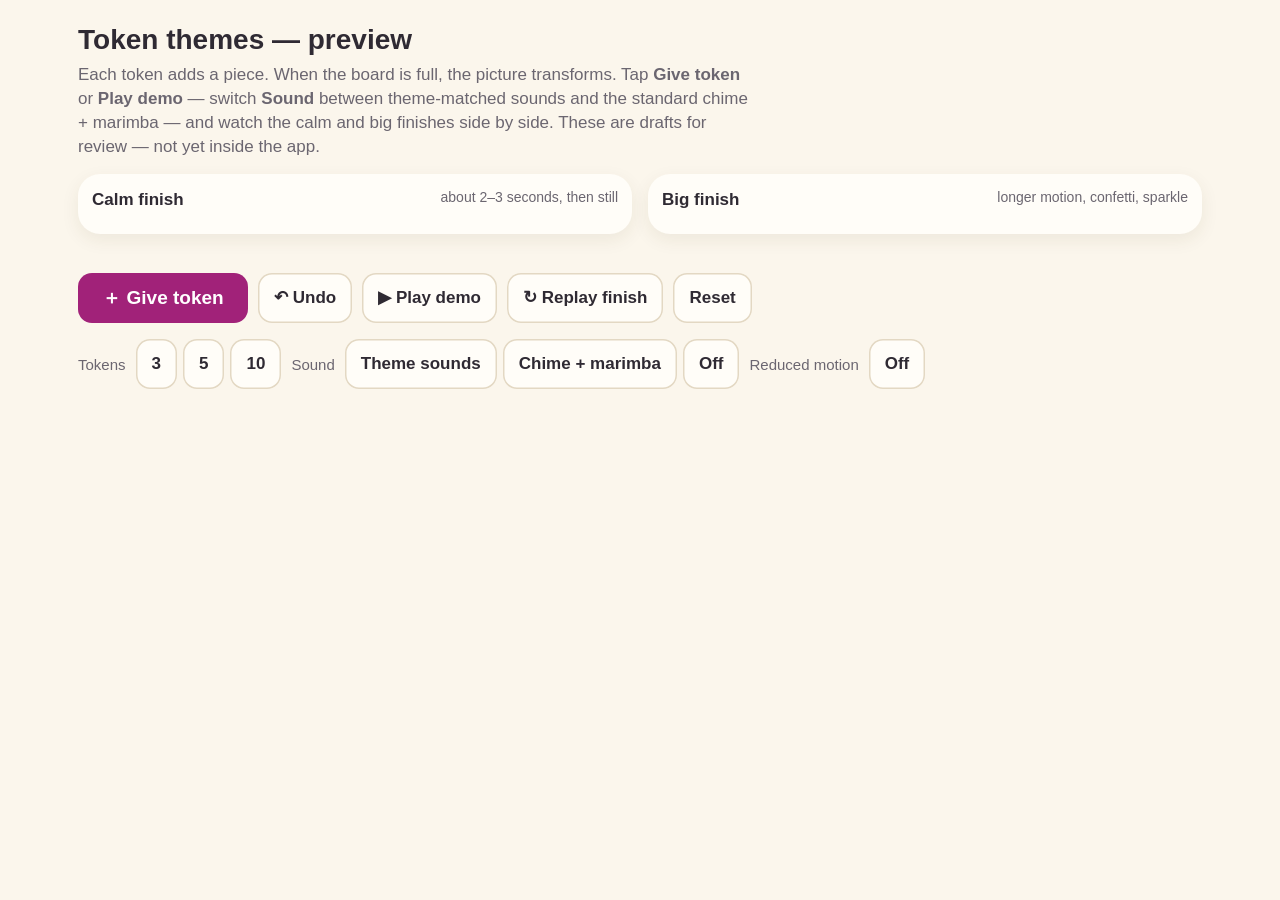
<file: source/preview/template.html>
<!doctype html>
<html lang="en"><head><meta charset="utf-8">
<meta name="viewport" content="width=device-width, initial-scale=1, viewport-fit=cover">
<title>adaptABILITY Tokens — theme preview</title>
<style>
:root{--cream:#fbf6ec;--paper:#fffdf8;--line:#e3d8c3;--ink:#2f2a33;--muted:#6b6670;--magenta:#a12279;--mink:#fff;--blue:#2a60a6;--soft:#f7e4f0;color-scheme:light;box-sizing:border-box;padding-top:env(safe-area-inset-top,0px);padding-bottom:env(safe-area-inset-bottom,0px)}
@media (prefers-color-scheme:dark){:root:not([data-theme="light"]){--cream:#1f1c22;--paper:#2a262e;--line:#46404d;--ink:#f3eee4;--muted:#b9b2bd;--magenta:#d65aab;--mink:#1f1c22;--blue:#79a3e3;--soft:#43283b;color-scheme:dark}}
:root[data-theme="dark"]{--cream:#1f1c22;--paper:#2a262e;--line:#46404d;--ink:#f3eee4;--muted:#b9b2bd;--magenta:#d65aab;--mink:#1f1c22;--blue:#79a3e3;--soft:#43283b;color-scheme:dark}
*,*::before,*::after{box-sizing:inherit}
html{height:100%}body{margin:0;background:var(--cream);color:var(--ink);font-family:'Century Gothic',CenturyGothic,AppleGothic,'Avenir Next',Futura,'Segoe UI',sans-serif;font-size:17px;line-height:1.4}
main{max-width:1160px;margin:0 auto;padding:20px 18px 50px}
h1{font-size:28px;margin:0 0 4px}h2{font-size:19px;margin:26px 0 10px}
.lede{color:var(--muted);margin:0 0 16px;max-width:72ch}
.stages{display:grid;grid-template-columns:1fr 1fr;gap:16px}
.stage{background:var(--paper);border-radius:22px;padding:14px;box-shadow:0 6px 18px rgba(80,60,30,.08)}
.stage h3{margin:0 0 8px;font-size:17px;display:flex;justify-content:space-between;gap:8px}
.stage h3 span{font-weight:400;color:var(--muted);font-size:14px}
.count{text-align:center;font-weight:700;font-size:22px;margin:8px 0 0}
.finish{text-align:center;color:var(--muted);font-size:15px;min-height:1.4em;margin:2px 0 0}
.controls{display:flex;flex-wrap:wrap;gap:10px;align-items:center;margin:16px 0 0}
button{font:inherit;color:inherit;cursor:pointer;touch-action:manipulation}
.btn{border:0;border-radius:14px;padding:10px 16px;min-height:50px;font-weight:700;background:var(--paper);box-shadow:inset 0 0 0 1.5px var(--line)}
.btn.primary{background:var(--magenta);color:var(--mink);box-shadow:none;min-width:170px;font-size:19px}
.btn[aria-pressed="true"]{box-shadow:inset 0 0 0 2px var(--magenta);background:var(--soft)}
.seg{display:inline-flex;gap:6px;align-items:center}.seg>span{color:var(--muted);font-size:15px;margin-right:4px}
.gallery{display:grid;grid-template-columns:repeat(auto-fill,minmax(170px,1fr));gap:12px}
.thumb{border:2px solid var(--line);background:var(--paper);border-radius:18px;padding:8px;text-align:center;font-weight:700;font-size:15px}
.thumb[aria-pressed="true"]{border-color:var(--magenta);background:var(--soft)}
.thumb small{display:block;font-weight:400;color:var(--muted);font-size:13px}
:focus-visible{outline:3px solid var(--blue);outline-offset:2px}
@media (max-width:700px){.stages{grid-template-columns:1fr}}
/*THEMECSS*/
</style></head>
<body><main>
<h1>Token themes — preview</h1>
<p class="lede">Each token adds a piece. When the board is full, the picture transforms. Tap <b>Give token</b> or <b>Play demo</b> — switch <b>Sound</b> between theme-matched sounds and the standard chime + marimba — and watch the calm and big finishes side by side. These are drafts for review — not yet inside the app.</p>
<div class="stages">
  <div class="stage"><h3>Calm finish <span>about 2–3 seconds, then still</span></h3><div id="calm"></div><p class="count" id="c1"></p></div>
  <div class="stage"><h3>Big finish <span>longer motion, confetti, sparkle</span></h3><div id="big"></div><p class="count" id="c2"></p></div>
</div>
<p class="finish" id="finish"></p>
<div class="controls">
  <button class="btn primary" id="give">＋ Give token</button>
  <button class="btn" id="undo">↶ Undo</button>
  <button class="btn" id="demo">▶ Play demo</button>
  <button class="btn" id="replay">↻ Replay finish</button>
  <button class="btn" id="reset">Reset</button>
</div>
<div class="controls">
  <span class="seg"><span>Tokens</span><button class="btn" data-n="3">3</button><button class="btn" data-n="5">5</button><button class="btn" data-n="10">10</button></span>
  <span class="seg"><span>Sound</span><button class="btn" data-snd="theme">Theme sounds</button><button class="btn" data-snd="standard">Chime + marimba</button><button class="btn" data-snd="off">Off</button></span>
  <span class="seg"><span>Reduced motion</span><button class="btn" id="rm" aria-pressed="false">Off</button></span>
</div>
<div id="gal"></div>
</main>
<script>
/*THEMES*/
</script>
<script>
/*SOUNDS*/
</script>
<script>
(function(){
  var TH = window.ATThemes, SND = window.ATSounds, st = {id:'cookie', n:5, k:0, rm:false, newIdx:-1, snd:'theme'}, demoT = null;
  function tokenSnd(i){ if (st.snd === 'off') return; SND.token(st.snd === 'theme' ? st.id : null, i); }
  function finishSnd(){ if (st.snd === 'off') return; SND.finish(st.snd === 'theme' ? st.id : null); }
  var $ = function(id){ return document.getElementById(id); };
  function draw(){
    $('calm').innerHTML = TH.render(st.id, st.n, st.k, {mode:'calm', reduced:st.rm, newIdx:st.newIdx});
    $('big').innerHTML = TH.render(st.id, st.n, st.k, {mode:'big', reduced:st.rm, newIdx:st.newIdx});
    var txt = st.k + ' of ' + st.n; $('c1').textContent = txt; $('c2').textContent = txt;
    $('finish').textContent = 'Finish: ' + TH.themes[st.id].finish.en + '.' + (st.snd === 'theme' ? '  Sound: ' + SND.themes[st.id].en + '.' : st.snd === 'standard' ? '  Sound: chime per token, marimba at the end.' : '');
    document.querySelectorAll('[data-snd]').forEach(function(b){ b.setAttribute('aria-pressed', String(b.dataset.snd === st.snd)); });
    document.querySelectorAll('[data-n]').forEach(function(b){ b.setAttribute('aria-pressed', String(+b.dataset.n === st.n)); });
    document.querySelectorAll('.thumb').forEach(function(b){ b.setAttribute('aria-pressed', String(b.dataset.id === st.id)); });
    $('rm').textContent = st.rm ? 'On' : 'Off'; $('rm').setAttribute('aria-pressed', String(st.rm));
    $('give').disabled = st.k >= st.n; st.newIdx = -1;
  }
  function stopDemo(){ clearTimeout(demoT); demoT = null; }
  function give(){ if (st.k >= st.n) return; st.newIdx = st.k; st.k++; draw(); if (st.k >= st.n) finishSnd(); else tokenSnd(st.k - 1); }
  $('give').onclick = function(){ stopDemo(); give(); };
  $('undo').onclick = function(){ stopDemo(); if (st.k > 0) { st.k--; draw(); } };
  $('reset').onclick = function(){ stopDemo(); st.k = 0; draw(); };
  $('replay').onclick = function(){ stopDemo(); st.k = st.n; draw(); finishSnd(); };
  document.querySelectorAll('[data-snd]').forEach(function(b){ b.onclick = function(){ st.snd = b.dataset.snd; draw(); if (st.snd !== 'off') tokenSnd(0); }; });
  $('rm').onclick = function(){ st.rm = !st.rm; draw(); };
  $('demo').onclick = function(){ stopDemo(); st.k = 0; draw(); (function step(){ demoT = setTimeout(function(){ give(); if (st.k < st.n) step(); }, st.n > 5 ? 450 : 750); })(); };
  document.querySelectorAll('[data-n]').forEach(function(b){ b.onclick = function(){ stopDemo(); st.n = +b.dataset.n; st.k = Math.min(st.k, st.n); draw(); }; });
  var g = '';
  TH.families.forEach(function(f){
    g += '<h2>' + f.en + '</h2><div class="gallery">';
    TH.order.filter(function(id){ return TH.themes[id].fam === f.id; }).forEach(function(id){
      g += '<button class="thumb" data-id="' + id + '">' + TH.render(id, 5, 3, {reduced:true}) + TH.themes[id].en + '<small>' + TH.themes[id].finish.en + '</small></button>';
    });
    g += '</div>';
  });
  $('gal').innerHTML = g;
  document.querySelectorAll('.thumb').forEach(function(b){ b.onclick = function(){ stopDemo(); st.id = b.dataset.id; st.k = 0; draw(); window.scrollTo({top:0, behavior: st.rm ? 'auto' : 'smooth'}); setTimeout(function(){ $('demo').click(); }, 350); }; });
  draw();
})();
</script>
</body></html>
</file>
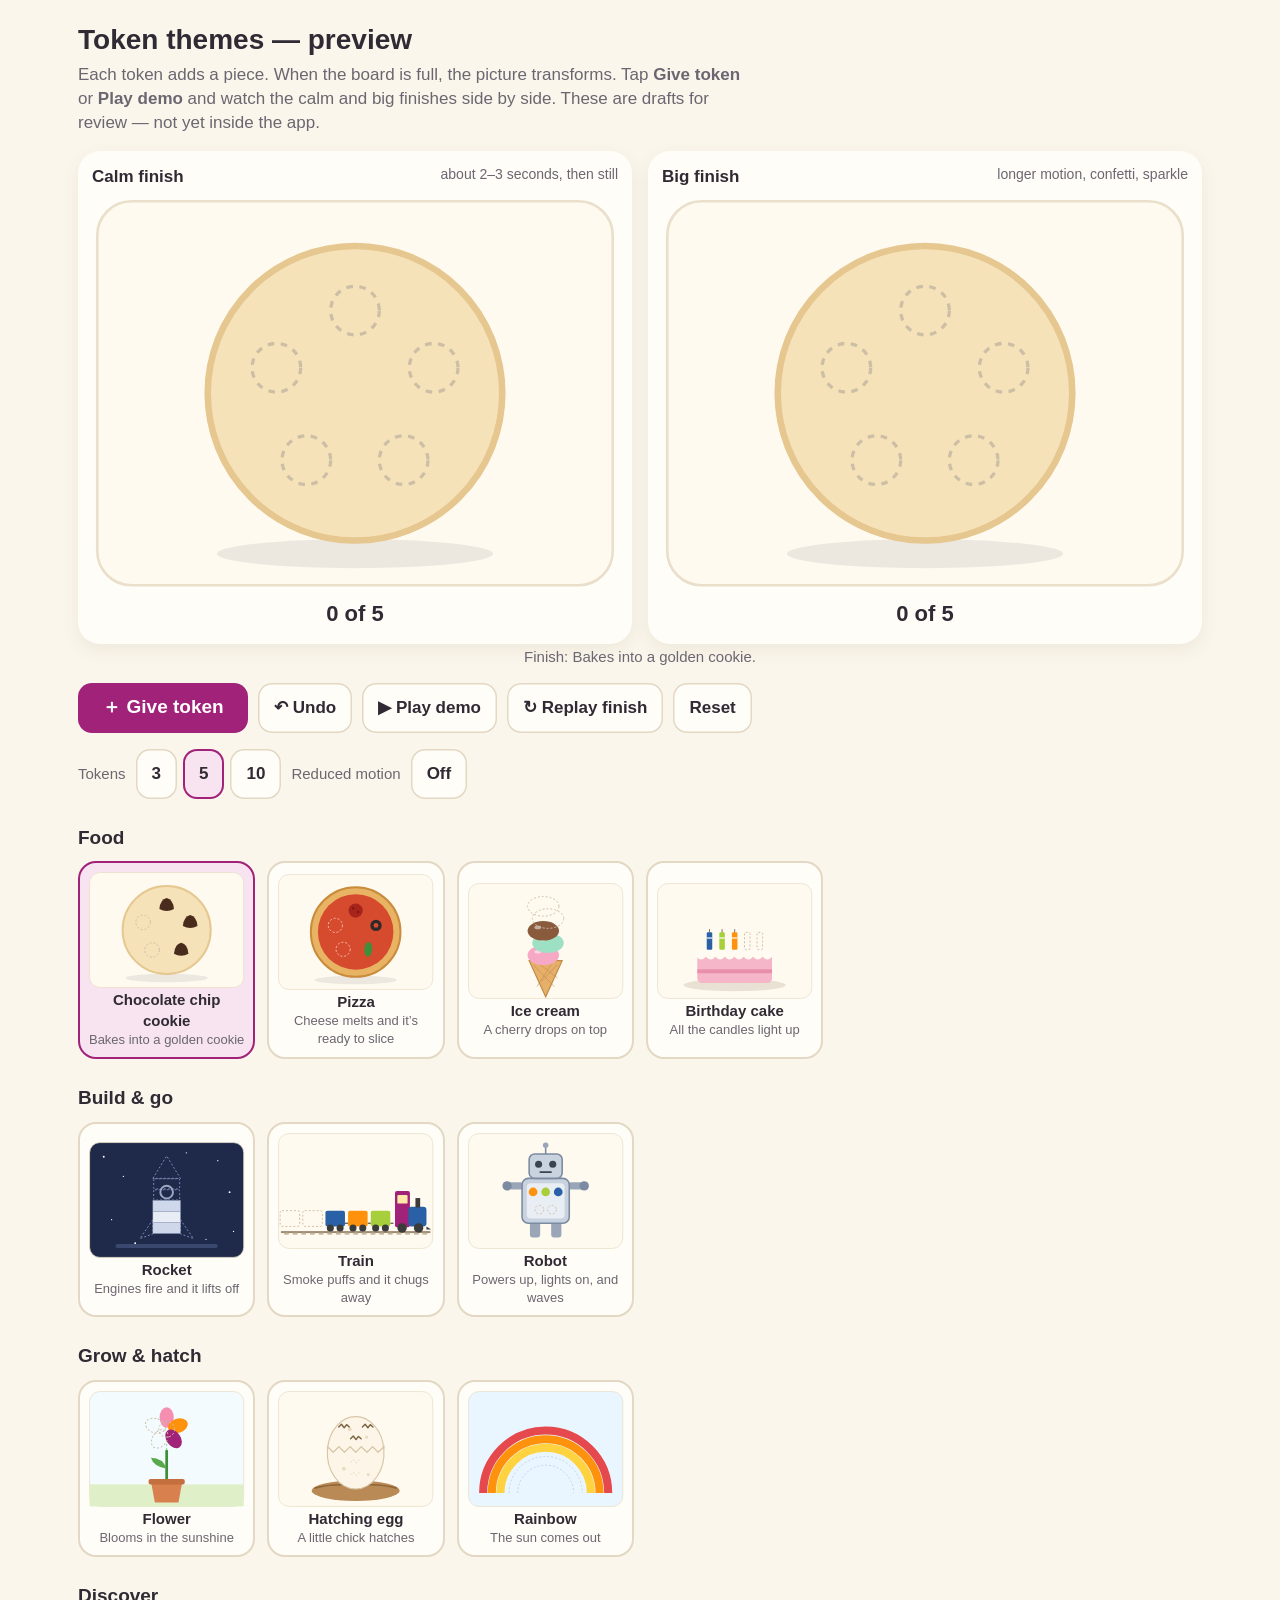
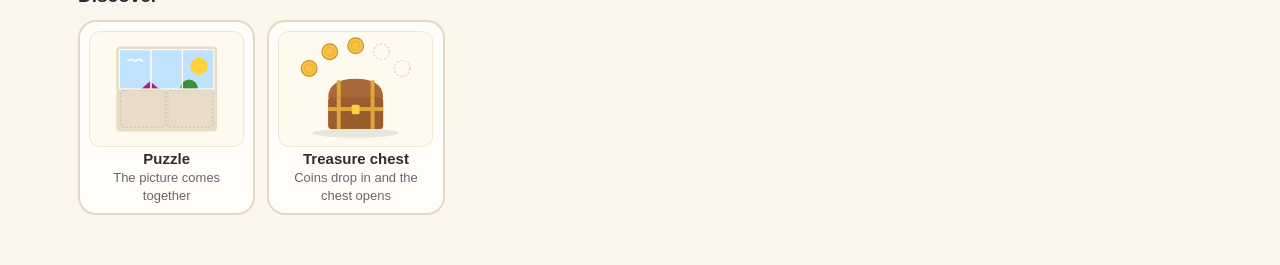
<file: source/preview/token-themes-preview.html>
<!doctype html>
<html lang="en"><head><meta charset="utf-8">
<meta name="viewport" content="width=device-width, initial-scale=1, viewport-fit=cover">
<title>adaptABILITY Tokens — theme preview</title>
<style>
:root{--cream:#fbf6ec;--paper:#fffdf8;--line:#e3d8c3;--ink:#2f2a33;--muted:#6b6670;--magenta:#a12279;--mink:#fff;--blue:#2a60a6;--soft:#f7e4f0;color-scheme:light;box-sizing:border-box;padding-top:env(safe-area-inset-top,0px);padding-bottom:env(safe-area-inset-bottom,0px)}
@media (prefers-color-scheme:dark){:root:not([data-theme="light"]){--cream:#1f1c22;--paper:#2a262e;--line:#46404d;--ink:#f3eee4;--muted:#b9b2bd;--magenta:#d65aab;--mink:#1f1c22;--blue:#79a3e3;--soft:#43283b;color-scheme:dark}}
:root[data-theme="dark"]{--cream:#1f1c22;--paper:#2a262e;--line:#46404d;--ink:#f3eee4;--muted:#b9b2bd;--magenta:#d65aab;--mink:#1f1c22;--blue:#79a3e3;--soft:#43283b;color-scheme:dark}
*,*::before,*::after{box-sizing:inherit}
html{height:100%}body{margin:0;background:var(--cream);color:var(--ink);font-family:'Century Gothic',CenturyGothic,AppleGothic,'Avenir Next',Futura,'Segoe UI',sans-serif;font-size:17px;line-height:1.4}
main{max-width:1160px;margin:0 auto;padding:20px 18px 50px}
h1{font-size:28px;margin:0 0 4px}h2{font-size:19px;margin:26px 0 10px}
.lede{color:var(--muted);margin:0 0 16px;max-width:72ch}
.stages{display:grid;grid-template-columns:1fr 1fr;gap:16px}
.stage{background:var(--paper);border-radius:22px;padding:14px;box-shadow:0 6px 18px rgba(80,60,30,.08)}
.stage h3{margin:0 0 8px;font-size:17px;display:flex;justify-content:space-between;gap:8px}
.stage h3 span{font-weight:400;color:var(--muted);font-size:14px}
.count{text-align:center;font-weight:700;font-size:22px;margin:8px 0 0}
.finish{text-align:center;color:var(--muted);font-size:15px;min-height:1.4em;margin:2px 0 0}
.controls{display:flex;flex-wrap:wrap;gap:10px;align-items:center;margin:16px 0 0}
button{font:inherit;color:inherit;cursor:pointer;touch-action:manipulation}
.btn{border:0;border-radius:14px;padding:10px 16px;min-height:50px;font-weight:700;background:var(--paper);box-shadow:inset 0 0 0 1.5px var(--line)}
.btn.primary{background:var(--magenta);color:var(--mink);box-shadow:none;min-width:170px;font-size:19px}
.btn[aria-pressed="true"]{box-shadow:inset 0 0 0 2px var(--magenta);background:var(--soft)}
.seg{display:inline-flex;gap:6px;align-items:center}.seg>span{color:var(--muted);font-size:15px;margin-right:4px}
.gallery{display:grid;grid-template-columns:repeat(auto-fill,minmax(170px,1fr));gap:12px}
.thumb{border:2px solid var(--line);background:var(--paper);border-radius:18px;padding:8px;text-align:center;font-weight:700;font-size:15px}
.thumb[aria-pressed="true"]{border-color:var(--magenta);background:var(--soft)}
.thumb small{display:block;font-weight:400;color:var(--muted);font-size:13px}
:focus-visible{outline:3px solid var(--blue);outline-offset:2px}
@media (max-width:700px){.stages{grid-template-columns:1fr}}
.th{width:100%;height:auto;display:block;overflow:hidden}
.th .slot{fill:none;stroke:#cdbfa6;stroke-width:2.5;stroke-dasharray:5 5}
.th .pnew,.th .pnew *{animation:thpop .55s cubic-bezier(.3,1.6,.5,1) both;transform-box:fill-box;transform-origin:center}
.th .pdraw{stroke-dasharray:1;animation:thdraw .7s ease-out both}
.th .pflash{opacity:0;animation:thflash .6s ease-out}
.th .fx{opacity:0}
.th.done .fx{opacity:1;animation:thfade .9s ease both}
.th .bigonly{display:none}.th.big.done .bigonly{display:inline}
.th .conf{transform-box:fill-box;transform-origin:center;animation:thconf 1.6s cubic-bezier(.2,.7,.4,1) both}
.th.done .spk{transform-box:fill-box;transform-origin:center;animation:thspk 1.1s ease both}
.th.calm.done .spk{animation-iteration-count:1}.th.big.done .spk{animation-iteration-count:3}
.th.done .steam{animation:thsteam 1.8s ease-out 3 both}
.th.done .flame{transform-box:fill-box;transform-origin:50% 100%;animation:thfade .4s ease both,thflick .5s ease-in-out 6 alternate}
.th.big.done .flame{animation:thfade .4s ease both,thflick .45s ease-in-out infinite alternate}
.th .twk{animation:none}.th.big.done .twk{animation:thtwk 1.2s ease-in-out 4 alternate}
.th-cookie.done .ck-bake{animation:thfade 1.6s ease both}
.th-cookie.big.done .ck-all{transform-box:fill-box;transform-origin:center;animation:thspin 1.4s cubic-bezier(.3,1.3,.5,1) .3s both}
.th-pizza.done .pz-cheese{animation:thfade 1.4s ease both}.th-pizza.done .pz-cut{animation:thfade .6s ease 1.2s both}
.th-pizza.big.done .pz-all{transform-box:fill-box;transform-origin:center;animation:thwiggle .9s ease 1.4s 2 both}
.th-icecream.done .ic-cherry{transform-box:fill-box;animation:thdrop .9s cubic-bezier(.3,1.5,.6,1) both}.th-icecream.done .ic-sprinkle{animation:thfade .8s ease .7s both}
.th-icecream.big.done .ic-all{transform-box:fill-box;transform-origin:50% 100%;animation:thwiggle .8s ease 1s 3 both}
.th-cake.big.done .ck2-all{transform-box:fill-box;transform-origin:50% 100%;animation:thhop .6s ease 1s 3 both}
.th-rocket.calm.done .rk{animation:thhover 1.6s ease .4s both}
.th-rocket.big.done .rk{animation:thlaunch 3.2s ease-in-out .3s both}
.th-train.done .smoke{transform-box:fill-box;transform-origin:center;animation:thsmoke 1.6s ease-out 3 both}
.th-train.calm.done .tr{animation:thchug .35s ease-in-out .3s 6 alternate}
.th-train.big.done .tr{animation:thdrive 3s ease-in-out .5s both}
.th-robot.done .rb-ant{animation:thfade .3s ease both,thblink .6s steps(2) .3s 5}
.th-robot .rb-l{transform-box:view-box;transform-origin:144px 137px}.th-robot .rb-r{transform-box:view-box;transform-origin:256px 137px}
.th-robot.done .rb-l{animation:thwaveL .7s ease-in-out .6s 2 alternate}.th-robot.done .rb-r{animation:thwaveR .7s ease-in-out .6s 4 alternate}
.th-robot.big.done .rb{animation:thjump .5s ease .8s 4 alternate}
.th-flower .fl{transform-box:view-box;transform-origin:200px 286px}
.th-flower.done .fl{animation:thsway 1.6s ease-in-out .4s 2 alternate}
.th-flower.done .fl-sun{transform-box:view-box;transform-origin:70px 66px;animation:thfade .8s ease both,thsun 6s linear 1}
.th-flower.big.done .bfly{transform-box:fill-box;transform-origin:center;animation:thflut .5s ease-in-out infinite alternate}
.th-egg.done .eg-top{transform-box:view-box;transform-origin:200px 150px;animation:thlid 1s cubic-bezier(.3,1.2,.5,1) both}
.th-egg.done .eg-chick{animation:thfade .3s ease .3s both,thchick .8s cubic-bezier(.3,1.5,.6,1) .3s both}
.th-egg.big.done .eg-chick{animation:thfade .3s ease .3s both,thchick .8s cubic-bezier(.3,1.5,.6,1) .3s both,thhop .5s ease 1.2s 4}
.th-egg.big.done .heart{transform-box:fill-box;transform-origin:center;animation:thheart 1.6s ease-out both}
.th-rainbow.done .rb-sun{transform-box:view-box;transform-origin:330px 62px;animation:thfade .8s ease both,thsun 8s linear 1}
.th-puzzle.done .pz-full{animation:thfade 1.2s ease .2s both}
.th-puzzle.done .shine{opacity:.45;animation:thshine 1.4s ease .9s both}.th-puzzle.big.done .shine{animation:thshine 1.2s ease .9s 3 both}
.th-treasure.done .coin.on{transform-box:fill-box;transform-origin:center;animation:thcoin .8s ease-in both}
.th-treasure.done .tr-lid{animation:thout .3s ease .9s both}
.th-treasure.done .tr-open{transform-box:fill-box;transform-origin:50% 100%;animation:thopen .6s cubic-bezier(.3,1.4,.6,1) 1s both}
.th-treasure.done .tr-glow{animation:thfade .8s ease 1.2s both}.th-treasure.done .tr-gems{animation:thgems .9s cubic-bezier(.3,1.5,.6,1) 1.3s both}
.th-treasure.big.done .tr-glow{animation:thfade .8s ease 1.2s both,thpulse 1s ease-in-out 2s 3 alternate}
@keyframes thpop{0%{transform:translateY(-24px) scale(.2);opacity:0}100%{transform:none;opacity:1}}
@keyframes thdraw{from{stroke-dashoffset:1}to{stroke-dashoffset:0}}
@keyframes thflash{0%{opacity:.8}100%{opacity:0}}
@keyframes thfade{from{opacity:0}to{opacity:1}}
@keyframes thconf{0%{transform:translate(0,0) rotate(0);opacity:1}100%{transform:translate(var(--dx),var(--dy)) rotate(420deg);opacity:0}}
@keyframes thspk{0%{transform:scale(0);opacity:0}50%{transform:scale(1.2);opacity:1}100%{transform:scale(0);opacity:0}}
@keyframes thsteam{0%{transform:translateY(10px);opacity:0}40%{opacity:.8}100%{transform:translateY(-30px);opacity:0}}
@keyframes thflick{from{transform:scaleY(1)}to{transform:scaleY(1.18) scaleX(.9)}}
@keyframes thtwk{from{opacity:.3}to{opacity:1}}
@keyframes thspin{0%{transform:rotate(0) scale(1)}50%{transform:rotate(200deg) scale(1.1)}100%{transform:rotate(360deg) scale(1)}}
@keyframes thwiggle{0%,100%{transform:rotate(0)}25%{transform:rotate(-5deg)}75%{transform:rotate(5deg)}}
@keyframes thdrop{0%{transform:translateY(-170px)}100%{transform:none}}
@keyframes thhop{0%,100%{transform:translateY(0)}50%{transform:translateY(-16px)}}
@keyframes thhover{0%{transform:translateY(0)}30%{transform:translateY(4px)}100%{transform:translateY(-22px)}}
@keyframes thlaunch{0%{transform:translateY(0)}10%{transform:translateY(6px)}45%{transform:translateY(-340px)}55%{transform:translateY(-340px)}56%{transform:translateY(-340px)}100%{transform:translateY(-22px)}}
@keyframes thsmoke{0%{transform:translate(0,0) scale(.4);opacity:0}30%{opacity:.9}100%{transform:translate(-30px,-60px) scale(1.4);opacity:0}}
@keyframes thchug{from{transform:translateY(0)}to{transform:translateY(-3px)}}
@keyframes thdrive{0%{transform:translateX(0)}45%{transform:translateX(430px)}46%{transform:translateX(-430px)}100%{transform:translateX(0)}}
@keyframes thblink{0%{opacity:1}100%{opacity:.2}}
@keyframes thwaveL{from{transform:rotate(0)}to{transform:rotate(25deg)}}
@keyframes thwaveR{from{transform:rotate(0)}to{transform:rotate(-40deg)}}
@keyframes thjump{from{transform:translateY(0)}to{transform:translateY(-18px)}}
@keyframes thsway{from{transform:rotate(-3deg)}to{transform:rotate(3deg)}}
@keyframes thsun{from{transform:rotate(0)}to{transform:rotate(360deg)}}
@keyframes thflut{from{transform:translateY(0) scaleX(1)}to{transform:translateY(-8px) scaleX(.6)}}
@keyframes thlid{0%{transform:none}100%{transform:translate(-70px,-60px) rotate(-38deg)}}
@keyframes thchick{0%{transform:translateY(46px)}100%{transform:none}}
@keyframes thheart{0%{transform:translateY(10px) scale(.3);opacity:0}30%{opacity:1}100%{transform:translateY(-40px) scale(1);opacity:0}}
@keyframes thshine{0%{transform:translateX(0) skewX(-20deg)}100%{transform:translateX(330px) skewX(-20deg)}}
@keyframes thcoin{0%{transform:none;opacity:1}100%{transform:translate(var(--tx),var(--ty)) scale(.3);opacity:0}}
@keyframes thopen{0%{transform:scaleY(.15)}100%{transform:none}}
@keyframes thgems{0%{transform:translateY(20px);opacity:0}100%{transform:translateY(-34px);opacity:1}}
@keyframes thout{from{opacity:1}to{opacity:0}}
@keyframes thpulse{from{opacity:1}to{opacity:.55}}
.th.rm *,.th.rm{animation:none!important;transition:none!important}
.th.rm.done .tr-lid{opacity:0}.th.rm.done .coin.on{opacity:0}.th.rm.done .eg-top{transform-box:view-box;transform-origin:200px 150px;transform:translate(-70px,-60px) rotate(-38deg)}.th.rm .bigonly{display:none}.th.rm .shine{opacity:0}
</style></head>
<body><main>
<h1>Token themes — preview</h1>
<p class="lede">Each token adds a piece. When the board is full, the picture transforms. Tap <b>Give token</b> or <b>Play demo</b> and watch the calm and big finishes side by side. These are drafts for review — not yet inside the app.</p>
<div class="stages">
  <div class="stage"><h3>Calm finish <span>about 2–3 seconds, then still</span></h3><div id="calm"></div><p class="count" id="c1"></p></div>
  <div class="stage"><h3>Big finish <span>longer motion, confetti, sparkle</span></h3><div id="big"></div><p class="count" id="c2"></p></div>
</div>
<p class="finish" id="finish"></p>
<div class="controls">
  <button class="btn primary" id="give">＋ Give token</button>
  <button class="btn" id="undo">↶ Undo</button>
  <button class="btn" id="demo">▶ Play demo</button>
  <button class="btn" id="replay">↻ Replay finish</button>
  <button class="btn" id="reset">Reset</button>
</div>
<div class="controls">
  <span class="seg"><span>Tokens</span><button class="btn" data-n="3">3</button><button class="btn" data-n="5">5</button><button class="btn" data-n="10">10</button></span>
  <span class="seg"><span>Reduced motion</span><button class="btn" id="rm" aria-pressed="false">Off</button></span>
</div>
<div id="gal"></div>
</main>
<script>
/* adaptABILITY Tokens — animated "build-it" token themes.
   Each theme draws an original SVG scene for n tokens with k earned.
   render(id, n, k, {newIdx, mode:'calm'|'big', reduced}) -> SVG string. CSS lives in ATThemes.css. */
(function (root) {
  'use strict';
  var uidN = 0;
  function r1(v) { return Math.round(v * 10) / 10; }
  function state(i, k, newIdx) { return i < k ? 'on' + (i === newIdx ? ' pnew' : '') : 'slot'; }
  function sunflower(n, cx, cy, R, sy) {
    sy = sy || 1;
    if (n === 1) return [[cx, cy]];
    var pts = [];
    for (var i = 0; i < n; i++) {
      var r = R * Math.sqrt((i + 0.5) / n), a = i * 2.39996 + 0.6;
      pts.push([r1(cx + r * Math.cos(a)), r1(cy + r * Math.sin(a) * sy)]);
    }
    return pts;
  }
  /* Even spacing: 1 = center, 2-6 = one ring, 7-10 = outer ring + small center group. */
  function spread(n, cx, cy, R, sy) {
    sy = sy || 1;
    if (n === 1) return [[cx, cy]];
    function ring(m, rad, start) {
      var out = [];
      for (var i = 0; i < m; i++) {
        var a = (start + i * 360 / m) * Math.PI / 180;
        out.push([r1(cx + rad * Math.cos(a)), r1(cy + rad * Math.sin(a) * sy)]);
      }
      return out;
    }
    var even = function (m) { return m % 2 ? -90 : -90 + 180 / m; };
    if (n <= 6) return ring(n, R * (n === 2 ? 0.75 : 0.85), even(n));
    var inner = n <= 9 ? 1 : 3, outer = n - inner;
    var pts = ring(outer, R, even(outer));
    return inner === 1 ? pts.concat([[cx, cy]]) : pts.concat(ring(3, R * 0.38, -90));
  }
  function card(bg) { return '<rect x="4" y="4" width="392" height="292" rx="26" fill="' + (bg || '#fffaf0') + '" stroke="#eadfca" stroke-width="2"/>'; }
  function confetti(cx, cy) {
    var cols = ['#a12279', '#2a60a6', '#a7cf3b', '#fe920c', '#ffd23f'], h = '<g class="fx bigonly">';
    for (var i = 0; i < 30; i++) {
      var a = i / 30 * Math.PI * 2 + (i % 3) * 0.2, d = 120 + (i * 37 % 70);
      h += '<rect class="conf" x="' + (cx - 4) + '" y="' + (cy - 5) + '" width="8" height="' + (i % 2 ? 8 : 12) + '" rx="2" fill="' + cols[i % 5] +
        '" style="--dx:' + r1(Math.cos(a) * d) + 'px;--dy:' + r1(Math.sin(a) * d - 30) + 'px;animation-delay:' + (0.2 + (i % 5) * 0.06) + 's"/>';
    }
    return h + '</g>';
  }
  function star(x, y, s) {
    return 'M' + x + ' ' + (y - s) + 'L' + (x + s * 0.3) + ' ' + (y - s * 0.3) + 'L' + (x + s) + ' ' + y + 'L' + (x + s * 0.3) + ' ' + (y + s * 0.3) + 'L' + x + ' ' + (y + s) + 'L' + (x - s * 0.3) + ' ' + (y + s * 0.3) + 'L' + (x - s) + ' ' + y + 'L' + (x - s * 0.3) + ' ' + (y - s * 0.3) + 'Z';
  }
  function sparkles(pts, cls) {
    return '<g class="fx ' + (cls || '') + '">' + pts.map(function (p, i) {
      return '<path class="spk" d="' + star(p[0], p[1], p[2] || 10) + '" fill="#ffd23f" style="animation-delay:' + (0.4 + i * 0.18) + 's"/>';
    }).join('') + '</g>';
  }
  function steam(xs, y) {
    return '<g class="fx">' + xs.map(function (x, i) {
      return '<path class="steam" d="M' + x + ' ' + y + ' q-8 -12 0 -24 q8 -12 0 -24" fill="none" stroke="#c9b9a0" stroke-width="5" stroke-linecap="round" style="animation-delay:' + (0.5 + i * 0.3) + 's"/>';
    }).join('') + '</g>';
  }

  var T = {};

  /* ---------- FOOD ---------- */
  T.cookie = {
    fam: 'food', en: 'Chocolate chip cookie', de: 'Schokokeks', finish: { en: 'Bakes into a golden cookie', de: 'Wird zum goldenen Keks gebacken' },
    draw: function (n, k, o) {
      var pts = spread(n, 200, 150, 74), r = Math.max(9, 26 - n * 1.5);
      var h = '<defs><radialGradient id="ckg"><stop offset="0" stop-color="#f0c27b"/><stop offset=".75" stop-color="#d99a4e"/><stop offset="1" stop-color="#b97a37"/></radialGradient></defs>' + card();
      h += '<ellipse cx="200" cy="272" rx="105" ry="11" fill="#000" opacity=".07"/><g class="ck-all">';
      h += '<circle cx="200" cy="150" r="112" fill="#f6e2b8" stroke="#e5c78f" stroke-width="5"/>';
      h += '<circle class="fx ck-bake" cx="200" cy="150" r="112" fill="url(#ckg)" stroke="#a96a2c" stroke-width="5"/>';
      pts.forEach(function (p, i) {
        var c = state(i, k, o.newIdx), x = p[0], y = p[1];
        if (c === 'slot') h += '<circle class="slot" cx="' + x + '" cy="' + y + '" r="' + r + '"/>';
        else h += '<path class="' + c + '" fill="#4a2c1d" d="M' + r1(x - r) + ' ' + r1(y + r * 0.5) + 'Q' + r1(x - r * 0.9) + ' ' + r1(y - r * 0.8) + ' ' + x + ' ' + r1(y - r) + 'Q' + r1(x + r * 0.9) + ' ' + r1(y - r * 0.8) + ' ' + r1(x + r) + ' ' + r1(y + r * 0.5) + 'Q' + x + ' ' + r1(y + r * 1.05) + ' ' + r1(x - r) + ' ' + r1(y + r * 0.5) + 'Z"/>';
      });
      h += '</g>' + steam([170, 200, 230], 42) + sparkles([[92, 70], [315, 90], [300, 240], [100, 230]]) + confetti(200, 150);
      return h;
    }
  };
  T.pizza = {
    fam: 'food', en: 'Pizza', de: 'Pizza', finish: { en: 'Cheese melts and it’s ready to slice', de: 'Käse schmilzt, fertig zum Schneiden' },
    draw: function (n, k, o) {
      var pts = spread(n, 200, 150, 64), r = Math.max(10, 24 - n * 1.2);
      var h = card() + '<ellipse cx="200" cy="272" rx="105" ry="11" fill="#000" opacity=".07"/><g class="pz-all">';
      h += '<circle cx="200" cy="150" r="114" fill="#e8b464" stroke="#c98c3c" stroke-width="5"/><circle cx="200" cy="150" r="96" fill="#d64a2e"/>';
      h += '<g class="fx pz-cheese"><circle cx="200" cy="150" r="96" fill="#ffd66b"/><circle cx="170" cy="120" r="16" fill="#ffe7a1"/><circle cx="235" cy="175" r="20" fill="#ffe7a1"/><circle cx="215" cy="105" r="10" fill="#ffe7a1"/><circle cx="160" cy="190" r="12" fill="#ffe7a1"/></g>';
      pts.forEach(function (p, i) {
        var c = state(i, k, o.newIdx), x = p[0], y = p[1];
        if (c === 'slot') { h += '<circle class="slot" cx="' + x + '" cy="' + y + '" r="' + r + '" style="stroke:#f6c1b5"/>'; return; }
        var t = i % 3;
        if (t === 0) h += '<g class="' + c + '"><circle cx="' + x + '" cy="' + y + '" r="' + r + '" fill="#a7241b"/><circle cx="' + r1(x - r * 0.35) + '" cy="' + r1(y - r * 0.3) + '" r="' + r1(r * 0.16) + '" fill="#7a150f"/><circle cx="' + r1(x + r * 0.35) + '" cy="' + r1(y + r * 0.2) + '" r="' + r1(r * 0.16) + '" fill="#7a150f"/></g>';
        else if (t === 1) h += '<g class="' + c + '"><circle cx="' + x + '" cy="' + y + '" r="' + r1(r * 0.8) + '" fill="#2e2a2a"/><circle cx="' + x + '" cy="' + y + '" r="' + r1(r * 0.35) + '" fill="#d64a2e"/></g>';
        else h += '<g class="' + c + '"><ellipse cx="' + x + '" cy="' + y + '" rx="' + r1(r * 1.05) + '" ry="' + r1(r * 0.55) + '" fill="#3f8f3a" transform="rotate(' + (i * 47 % 180) + ' ' + x + ' ' + y + ')"/></g>';
      });
      h += '<g class="fx pz-cut" stroke="#c98c3c" stroke-width="3" opacity=".7"><line x1="200" y1="40" x2="200" y2="260"/><line x1="90" y1="150" x2="310" y2="150"/><line x1="122" y1="72" x2="278" y2="228"/><line x1="278" y1="72" x2="122" y2="228"/></g>';
      h += '</g>' + steam([175, 205, 235], 40) + sparkles([[85, 70], [318, 85], [315, 240]]) + confetti(200, 150);
      return h;
    }
  };
  T.icecream = {
    fam: 'food', en: 'Ice cream', de: 'Eiscreme', finish: { en: 'A cherry drops on top', de: 'Eine Kirsche landet oben drauf' },
    draw: function (n, k, o) {
      var s = 168 / (n + 0.4), ry = Math.min(42, s * 0.8), rx = Math.max(ry * 1.05, 40);
      var cols = ['#f7a8c4', '#9ee0c4', '#8a5a3c', '#fff1c9', '#a9c9ff'];
      var h = card() + '<g class="ic-all"><path d="M158 200 L242 200 L200 292 Z" fill="#e6b06a" stroke="#c18a45" stroke-width="3"/>' +
        '<path d="M170 212 L222 266 M186 210 L230 244 M214 210 L178 266 M230 210 L190 252" stroke="#c18a45" stroke-width="2" opacity=".7"/>';
      var topY = 200;
      for (var i = 0; i < n; i++) {
        var cy = r1(200 - ry * 0.55 - i * s), cx = 200 + (i % 2 ? 6 : -6), c = state(i, k, o.newIdx);
        topY = cy - ry;
        if (c === 'slot') h += '<ellipse class="slot" cx="' + cx + '" cy="' + cy + '" rx="' + r1(rx) + '" ry="' + r1(ry) + '"/>';
        else h += '<g class="' + c + '"><ellipse cx="' + cx + '" cy="' + cy + '" rx="' + r1(rx) + '" ry="' + r1(ry) + '" fill="' + cols[i % 5] + '"/><ellipse cx="' + r1(cx - rx * 0.35) + '" cy="' + r1(cy - ry * 0.35) + '" rx="' + r1(rx * 0.22) + '" ry="' + r1(ry * 0.18) + '" fill="#fff" opacity=".5"/></g>';
      }
      h += '<g class="fx ic-sprinkle">';
      for (var j = 0; j < Math.min(n, 6) * 3; j++) {
        var li = j % n, ly = 200 - ry * 0.55 - li * s, lx = 200 + ((j * 29) % 50) - 25;
        h += '<rect x="' + r1(lx) + '" y="' + r1(ly - ry * 0.5 + (j % 3) * 6) + '" width="8" height="3" rx="1.5" fill="' + ['#a12279', '#2a60a6', '#a7cf3b', '#fe920c'][j % 4] + '" transform="rotate(' + (j * 53 % 180) + ' ' + r1(lx + 4) + ' ' + r1(ly) + ')"/>';
      }
      h += '</g><g class="fx ic-cherry"><path d="M200 ' + r1(topY - 14) + ' q6 -20 18 -26" fill="none" stroke="#3f8f3a" stroke-width="3"/><circle cx="200" cy="' + r1(topY - 6) + '" r="12" fill="#d42a3a"/><circle cx="196" cy="' + r1(topY - 10) + '" r="3" fill="#fff" opacity=".6"/></g>';
      h += '</g>' + sparkles([[100, 80], [300, 70], [310, 210], [90, 220]]) + confetti(200, 130);
      return h;
    }
  };
  T.cake = {
    fam: 'food', en: 'Birthday cake', de: 'Geburtstagstorte', finish: { en: 'All the candles light up', de: 'Alle Kerzen leuchten' },
    draw: function (n, k, o) {
      var sp = 160 / n, cw = Math.min(14, sp * 0.55), cols = ['#2a60a6', '#a7cf3b', '#fe920c', '#a12279'];
      var h = card() + '<g class="ck2-all"><ellipse cx="200" cy="262" rx="130" ry="16" fill="#e9e2d4"/>' +
        '<rect x="105" y="175" width="190" height="82" rx="12" fill="#f4b6c8"/><rect x="105" y="222" width="190" height="10" fill="#e98fae"/>' +
        '<path d="M105 182 q0 -14 14 -14 h162 q14 0 14 14 v8 q-12 14 -24 0 q-12 14 -24 0 q-12 14 -24 0 q-12 14 -24 0 q-12 14 -24 0 q-12 14 -24 0 q-12 14 -24 0 q-12 14 -25 0 z" fill="#fffaf2"/>';
      for (var i = 0; i < n; i++) {
        var x = r1(120 + sp * (i + 0.5)), c = state(i, k, o.newIdx);
        if (c === 'slot') h += '<rect class="slot" x="' + r1(x - cw / 2) + '" y="128" width="' + r1(cw) + '" height="44" rx="3"/>';
        else h += '<g class="' + c + '"><rect x="' + r1(x - cw / 2) + '" y="128" width="' + r1(cw) + '" height="44" rx="3" fill="' + cols[i % 4] + '"/><rect x="' + r1(x - cw / 2) + '" y="140" width="' + r1(cw) + '" height="5" fill="#fff" opacity=".6"/><line x1="' + x + '" y1="128" x2="' + x + '" y2="120" stroke="#5a4a3a" stroke-width="2"/></g>';
        h += '<path class="fx flame" style="animation-delay:' + (0.15 * i) + 's,' + (0.15 * i + 0.4) + 's" d="M' + x + ' 96 q9 12 0 22 q-9 -10 0 -22z" fill="#ffb13b"/>';
      }
      h += '</g>' + sparkles([[80, 70], [320, 65], [70, 160], [330, 160]]) + confetti(200, 120);
      return h;
    }
  };

  /* ---------- BUILD & GO ---------- */
  T.rocket = {
    fam: 'build', en: 'Rocket', de: 'Rakete', finish: { en: 'Engines fire and it lifts off', de: 'Triebwerke zünden, die Rakete hebt ab' },
    draw: function (n, k, o) {
      var bh = 140 / n, h = card('#1f2a4a');
      [[40, 40], [90, 90], [330, 50], [360, 130], [60, 200], [300, 250], [120, 260], [250, 30], [370, 230]].forEach(function (p, i) {
        h += '<circle class="twk" cx="' + p[0] + '" cy="' + p[1] + '" r="' + (i % 3 ? 1.6 : 2.4) + '" fill="#fff" style="animation-delay:' + (i * 0.3) + 's"/>';
      });
      h += '<rect x="70" y="262" width="260" height="10" rx="5" fill="#3a4870"/><g class="rk">';
      h += '<path class="fx flame" d="M180 236 Q200 300 220 236 Z" fill="#fe920c"/><path class="fx flame" style="animation-delay:.1s,.5s" d="M190 236 Q200 278 210 236 Z" fill="#ffd23f"/>';
      h += '<path d="M165 200 L132 248 L165 236 Z M235 200 L268 248 L235 236 Z" class="slot" style="stroke:#7b8bb8"/><path class="fx" d="M165 200 L132 248 L165 236 Z M235 200 L268 248 L235 236 Z" fill="#a12279"/>';
      h += '<path d="M165 95 L200 38 L235 95 Z" class="slot" style="stroke:#7b8bb8"/><path class="fx" d="M165 95 L200 38 L235 95 Z" fill="#e04f3a"/>';
      for (var i = 0; i < n; i++) {
        var y = r1(235 - (i + 1) * bh), c = state(i, k, o.newIdx);
        if (c === 'slot') h += '<rect class="slot" style="stroke:#7b8bb8" x="167" y="' + r1(y + 1) + '" width="66" height="' + r1(bh - 2) + '" rx="3"/>';
        else h += '<rect class="' + c + '" x="165" y="' + y + '" width="70" height="' + r1(bh) + '" fill="' + (i % 2 ? '#e8ecf5' : '#cfd7ea') + '" stroke="#9aa6c4" stroke-width="1"/>';
      }
      h += '<circle cx="200" cy="130" r="16" fill="none" stroke="#9aa6c4" stroke-width="5"/><circle class="fx" cx="200" cy="130" r="13" fill="#9fd3ff"/>';
      h += '</g>' + confetti(200, 120);
      return h;
    }
  };
  T.train = {
    fam: 'build', en: 'Train', de: 'Zug', finish: { en: 'Smoke puffs and it chugs away', de: 'Dampf steigt auf und der Zug fährt los' },
    draw: function (n, k, o) {
      var w = Math.min(64, 288 / n - 8), cols = ['#a7cf3b', '#fe920c', '#2a60a6', '#a12279', '#ffd23f'], wr = Math.min(9, w / 4);
      var h = card() + '<rect x="10" y="252" width="380" height="5" fill="#9b8a72"/>';
      for (var t = 18; t < 390; t += 22) h += '<rect x="' + t + '" y="256" width="12" height="5" fill="#c4b49a"/>';
      h += '<g class="tr">';
      for (var i = 0; i < n; i++) {
        var x = r1(296 - (i + 1) * (w + 8)), c = state(i, k, o.newIdx);
        if (c === 'slot') h += '<rect class="slot" x="' + x + '" y="200" width="' + r1(w) + '" height="40" rx="5"/>';
        else h += '<g class="' + c + '"><line x1="' + r1(x + w) + '" y1="232" x2="' + r1(x + w + 8) + '" y2="232" stroke="#5a4a3a" stroke-width="3"/><rect x="' + x + '" y="200" width="' + r1(w) + '" height="40" rx="5" fill="' + cols[i % 5] + '"/><circle cx="' + r1(x + w * 0.25) + '" cy="244" r="' + r1(wr) + '" fill="#3b3b3b"/><circle cx="' + r1(x + w * 0.75) + '" cy="244" r="' + r1(wr) + '" fill="#3b3b3b"/></g>';
      }
      h += '<g><rect x="300" y="150" width="38" height="92" rx="5" fill="#a12279"/><rect x="306" y="160" width="26" height="22" rx="3" fill="#ffe9a8"/>' +
        '<rect x="334" y="190" width="46" height="50" rx="8" fill="#2a60a6"/><rect x="352" y="168" width="12" height="24" fill="#3b3b3b"/>' +
        '<path d="M380 240 L392 248 L380 248 Z" fill="#3b3b3b"/><circle cx="318" cy="244" r="12" fill="#3b3b3b"/><circle cx="360" cy="244" r="12" fill="#3b3b3b"/></g>';
      h += '<g class="fx">' + [0, 1, 2].map(function (j) { return '<circle class="smoke" cx="358" cy="' + (150 - j * 2) + '" r="' + (10 + j * 3) + '" fill="#d8d2c8" style="animation-delay:' + (0.4 + j * 0.35) + 's"/>'; }).join('') + '</g>';
      h += '</g>' + sparkles([[60, 70], [200, 50], [330, 70]]) + confetti(200, 150);
      return h;
    }
  };
  T.robot = {
    fam: 'build', en: 'Robot', de: 'Roboter', finish: { en: 'Powers up, lights on, and waves', de: 'Schaltet sich ein, leuchtet und winkt' },
    draw: function (n, k, o) {
      var cols = Math.min(5, n <= 4 ? n : Math.ceil(n / 2)), rows = Math.ceil(n / cols);
      var lr = Math.min(13, 80 / cols / 2.4, 70 / rows / 2.4), lc = ['#fe920c', '#a7cf3b', '#2a60a6', '#a12279', '#ffd23f'];
      var h = card() + '<g class="rb">';
      h += '<rect x="160" y="228" width="26" height="40" rx="6" fill="#9aa6b8"/><rect x="214" y="228" width="26" height="40" rx="6" fill="#9aa6b8"/>';
      h += '<g class="rb-arm rb-l"><rect x="104" y="128" width="40" height="18" rx="9" fill="#9aa6b8"/><circle cx="102" cy="137" r="12" fill="#7c8ba1"/></g>';
      h += '<g class="rb-arm rb-r"><rect x="256" y="128" width="40" height="18" rx="9" fill="#9aa6b8"/><circle cx="298" cy="137" r="12" fill="#7c8ba1"/></g>';
      h += '<rect x="140" y="118" width="120" height="114" rx="16" fill="#c9d3df" stroke="#7c8ba1" stroke-width="4"/>';
      h += '<rect x="152" y="130" width="96" height="90" rx="10" fill="#e9eef4"/>';
      h += '<line x1="200" y1="58" x2="200" y2="38" stroke="#7c8ba1" stroke-width="4"/><circle cx="200" cy="34" r="7" fill="#9aa6b8"/><circle class="fx rb-ant" cx="200" cy="34" r="7" fill="#e5484d"/>';
      h += '<rect x="158" y="56" width="84" height="62" rx="14" fill="#c9d3df" stroke="#7c8ba1" stroke-width="4"/>';
      h += '<circle cx="182" cy="82" r="9" fill="#3b4252"/><circle cx="218" cy="82" r="9" fill="#3b4252"/><circle class="fx" cx="182" cy="82" r="9" fill="#5fe1ff"/><circle class="fx" cx="218" cy="82" r="9" fill="#5fe1ff"/>';
      h += '<line x1="186" y1="102" x2="214" y2="102" stroke="#3b4252" stroke-width="4" stroke-linecap="round"/><path class="fx" d="M184 99 q16 12 32 0" fill="none" stroke="#3b4252" stroke-width="4" stroke-linecap="round"/>';
      var gw = 96 / cols, gh = 90 / rows;
      for (var i = 0; i < n; i++) {
        var row = Math.floor(i / cols), inRow = Math.min(cols, n - row * cols), col = i % cols;
        var off = (cols - inRow) * gw / 2, x = r1(152 + off + gw * (col + 0.5)), y = r1(130 + gh * (row + 0.5)), c = state(i, k, o.newIdx);
        if (c === 'slot') h += '<circle class="slot" cx="' + x + '" cy="' + y + '" r="' + r1(lr) + '"/>';
        else h += '<circle class="' + c + '" cx="' + x + '" cy="' + y + '" r="' + r1(lr) + '" fill="' + lc[i % 5] + '"/>';
      }
      h += '</g>' + sparkles([[80, 60], [320, 60], [70, 230], [330, 230]]) + confetti(200, 140);
      return h;
    }
  };

  /* ---------- GROW & HATCH ---------- */
  T.flower = {
    fam: 'grow', en: 'Flower', de: 'Blume', finish: { en: 'Blooms in the sunshine', de: 'Blüht im Sonnenschein auf' },
    draw: function (n, k, o) {
      var frac = k / n, cols = ['#f48fb1', '#fe920c', '#a12279', '#b388ff', '#ff6f61'];
      var h = card('#f3fbff') + '<rect x="4" y="240" width="392" height="56" rx="0" fill="#dff0c8"/><rect x="4" y="268" width="392" height="28" rx="26" fill="#dff0c8"/>';
      h += '<g class="fx fl-sun"><circle cx="70" cy="66" r="24" fill="#ffd23f"/>';
      for (var a = 0; a < 8; a++) h += '<line x1="70" y1="30" x2="70" y2="20" stroke="#ffd23f" stroke-width="5" stroke-linecap="round" transform="rotate(' + (a * 45) + ' 70 66)"/>';
      h += '</g><g class="fl">';
      h += '<path d="M200 232 L200 104" class="slot" style="stroke:#9cc59a"/>';
      var top = r1(232 - 128 * frac);
      if (k > 0) h += '<path d="M200 232 L200 ' + top + '" stroke="#3f8f3a" stroke-width="7" stroke-linecap="round"/>';
      if (frac >= 0.34) h += '<path class="' + (k === Math.ceil(n * 0.34) ? 'pnew' : '') + '" d="M200 200 q-34 -6 -40 -28 q30 0 40 28z" fill="#5aa84e"/>';
      if (frac >= 0.67) h += '<path class="' + (k === Math.ceil(n * 0.67) ? 'pnew' : '') + '" d="M200 168 q34 -6 40 -28 q-30 0 -40 28z" fill="#5aa84e"/>';
      var pr = n <= 4 ? 34 : 30, plen = n <= 4 ? 32 : 26, pw = Math.min(18, 120 / n + 4);
      for (var i = 0; i < n; i++) {
        var ang = i * 360 / n, c = state(i, k, o.newIdx);
        var tf = 'rotate(' + r1(ang) + ' 200 100)';
        if (c === 'slot') h += '<ellipse class="slot" cx="200" cy="' + (100 - pr) + '" rx="' + r1(pw) + '" ry="' + plen + '" transform="' + tf + '"/>';
        else h += '<g transform="' + tf + '"><ellipse class="' + c + '" cx="200" cy="' + (100 - pr) + '" rx="' + r1(pw) + '" ry="' + plen + '" fill="' + cols[i % 5] + '"/></g>';
      }
      h += '<circle cx="200" cy="100" r="20" class="slot"/><g class="fx"><circle cx="200" cy="100" r="21" fill="#ffd23f"/><circle cx="193" cy="96" r="2.6" fill="#5a3b1a"/><circle cx="207" cy="96" r="2.6" fill="#5a3b1a"/><path d="M192 105 q8 7 16 0" fill="none" stroke="#5a3b1a" stroke-width="2.5" stroke-linecap="round"/></g>';
      h += '<path d="M160 232 L240 232 L230 286 L170 286 Z" fill="#d9814e"/><rect x="154" y="226" width="92" height="14" rx="5" fill="#c46f3e"/></g>';
      h += '<g class="fx bigonly"><path class="bfly" d="M310 120 q-14 -14 -4 -20 q8 0 4 20 q14 -14 20 -4 q0 8 -20 4z" fill="#2a60a6"/><path class="bfly" style="animation-delay:.6s" d="M95 170 q-12 -12 -3 -17 q7 0 3 17 q12 -12 17 -3 q0 7 -17 3z" fill="#fe920c"/></g>';
      h += sparkles([[300, 60], [330, 180], [120, 130]]) + confetti(200, 100);
      return h;
    }
  };
  T.egg = {
    fam: 'grow', en: 'Hatching egg', de: 'Schlüpfendes Ei', finish: { en: 'A little chick hatches', de: 'Ein Küken schlüpft' },
    draw: function (n, k, o) {
      var zig = '', xs = [];
      for (var x = 271.6, j = 0; x > 128.4; x -= 14.3, j++) xs.push([r1(x), j % 2 ? 158 : 144]);
      xs.push([128.4, 150]);
      zig = xs.map(function (p) { return 'L' + p[0] + ' ' + p[1]; }).join(' ');
      var topHalf = 'M128.4 150 A72 92 0 0 1 271.6 150 ' + zig + ' Z';
      var botHalf = 'M128.4 150 A72 92 0 1 0 271.6 150 ' + zig + ' Z';
      var rowsY = n <= 4 ? [114, 200] : [94, 124, 184, 216], counts = rowsY.map(function () { return 0; }), pts = [], topCr = '', botCr = '';
      for (var q = 0; q < n; q++) counts[q % rowsY.length]++;
      rowsY.forEach(function (ry, ri) {
        var m = counts[ri], hw = 72 * Math.sqrt(Math.max(0, 1 - Math.pow((ry - 160) / 92, 2))) * 0.6;
        for (var j = 0; j < m; j++) pts.push([m === 1 ? 200 : r1(200 - hw + 2 * hw * j / (m - 1)), ry]);
      });
      pts.forEach(function (p, i) {
        var c = state(i, k, o.newIdx), x = p[0], y = p[1];
        var d = 'M' + r1(x - 13) + ' ' + y + ' l7 -7 l7 9 l6 -8 l7 6';
        var el = c === 'slot' ? '<path class="slot" d="' + d + '" style="stroke:#e3d6bd"/>' : '<path class="' + c + '" d="' + d + '" fill="none" stroke="#7a6240" stroke-width="3.5" stroke-linejoin="round" stroke-linecap="round"/>';
        if (y < 150) topCr += el; else botCr += el;
      });
      var h = card() + '<ellipse cx="200" cy="256" rx="112" ry="26" fill="#b98a55"/><path d="M95 250 q50 -14 105 -6 q55 -8 105 6" fill="none" stroke="#8d6538" stroke-width="4"/>';
      h += '<g class="fx eg-chick"><circle cx="200" cy="150" r="46" fill="#ffd84d"/><circle cx="216" cy="138" r="5" fill="#3b2a1a"/><circle cx="184" cy="138" r="5" fill="#3b2a1a"/><path d="M193 150 L207 150 L200 160 Z" fill="#fe920c"/><path d="M160 160 q-14 8 -6 20 q10 -4 14 -14z" fill="#f5c032"/><path d="M240 160 q14 8 6 20 q-10 -4 -14 -14z" fill="#f5c032"/></g>';
      h += '<g class="eg-bot"><path d="' + botHalf + '" fill="#fdf6e8" stroke="#d8c7a6" stroke-width="3"/><circle cx="170" cy="200" r="5" fill="#eadcc0"/><circle cx="232" cy="215" r="4" fill="#eadcc0"/>' + botCr + '</g>';
      h += '<g class="eg-top"><path d="' + topHalf + '" fill="#fdf6e8" stroke="#d8c7a6" stroke-width="3"/><circle cx="185" cy="100" r="5" fill="#eadcc0"/><circle cx="228" cy="120" r="4" fill="#eadcc0"/>' + topCr + '</g>';
      h += '<g class="fx bigonly">' + [[120, 70], [290, 80], [300, 150]].map(function (p, i) { return '<path class="heart" style="animation-delay:' + (0.9 + i * 0.25) + 's" d="M' + p[0] + ' ' + p[1] + ' c-6 -10 -20 -2 -12 8 l12 12 l12 -12 c8 -10 -6 -18 -12 -8z" fill="#f48fb1"/>'; }).join('') + '</g>';
      h += sparkles([[100, 120], [310, 200]]) + confetti(200, 120);
      return h;
    }
  };
  T.rainbow = {
    fam: 'grow', en: 'Rainbow', de: 'Regenbogen', finish: { en: 'The sun comes out', de: 'Die Sonne kommt heraus' },
    draw: function (n, k, o) {
      var t = Math.min(22, 120 / n), cols = ['#e5484d', '#fe920c', '#ffd23f', '#a7cf3b', '#2a9df4', '#2a60a6', '#8e4ec6'];
      var h = card('#eaf6ff');
      h += '<g class="fx rb-sun"><circle cx="330" cy="62" r="24" fill="#ffd23f"/>';
      for (var a = 0; a < 10; a++) h += '<line x1="330" y1="28" x2="330" y2="18" stroke="#ffd23f" stroke-width="5" stroke-linecap="round" transform="rotate(' + (a * 36) + ' 330 62)"/>';
      h += '</g>';
      for (var i = 0; i < n; i++) {
        var ri = r1(170 - t * (i + 0.5)), d = 'M' + r1(200 - ri) + ' 262 A' + ri + ' ' + ri + ' 0 0 1 ' + r1(200 + ri) + ' 262', c = state(i, k, o.newIdx);
        if (c === 'slot') h += '<path class="slot" d="' + d + '" style="stroke:#c3d4e3"/>';
        else h += '<path class="' + c.replace('pnew', 'pdraw') + '" pathLength="1" d="' + d + '" fill="none" stroke="' + cols[i % 7] + '" stroke-width="' + r1(t - 1.5) + '"/>';
      }
      function cloud(x, y) { return '<g><circle cx="' + (x - 22) + '" cy="' + y + '" r="18" fill="#fff"/><circle cx="' + x + '" cy="' + (y - 12) + '" r="24" fill="#fff"/><circle cx="' + (x + 24) + '" cy="' + y + '" r="18" fill="#fff"/><rect x="' + (x - 40) + '" y="' + y + '" width="82" height="18" rx="9" fill="#fff"/></g>'; }
      h += '<g class="fx">' + cloud(46, 246) + cloud(354, 246) + '</g>';
      h += sparkles([[200, 70], [120, 120], [280, 120], [70, 150]]) + confetti(200, 150);
      return h;
    }
  };

  /* ---------- DISCOVER ---------- */
  T.puzzle = {
    fam: 'discover', en: 'Puzzle', de: 'Puzzle', finish: { en: 'The picture comes together', de: 'Das Bild wird vollständig' },
    draw: function (n, k, o) {
      var id = 'pz' + (++uidN), rows = n <= 3 ? 1 : n <= 8 ? 2 : 3, base = Math.floor(n / rows), extra = n % rows, tiles = [], idx = 0;
      for (var r = 0; r < rows; r++) {
        var cnt = base + (r < extra ? 1 : 0), tw = 240 / cnt, th = 200 / rows;
        for (var c = 0; c < cnt; c++) tiles.push({ x: r1(80 + c * tw), y: r1(50 + r * th), w: r1(tw), h: r1(th), i: idx++ });
      }
      var scene = '<rect x="80" y="50" width="240" height="200" fill="#bfe3ff"/><circle cx="282" cy="92" r="22" fill="#ffd23f"/>' +
        '<path d="M80 205 Q150 150 220 200 T320 190 L320 250 L80 250 Z" fill="#8cc56b"/><path d="M80 230 Q180 200 320 228 L320 250 L80 250 Z" fill="#6aa84f"/>' +
        '<rect x="130" y="160" width="56" height="46" fill="#fe920c"/><path d="M122 162 L158 130 L194 162 Z" fill="#a12279"/><rect x="150" y="180" width="16" height="26" fill="#7a4a32"/>' +
        '<rect x="252" y="158" width="10" height="40" fill="#7a4a32"/><circle cx="257" cy="148" r="22" fill="#3f8f3a"/>' +
        '<path d="M100 80 q10 -10 20 0 q10 -10 20 0" fill="none" stroke="#fff" stroke-width="4"/>';
      var h = card() + '<defs><clipPath id="' + id + '">' + tiles.filter(function (t) { return t.i < k; }).map(function (t) { return '<rect x="' + t.x + '" y="' + t.y + '" width="' + t.w + '" height="' + t.h + '"/>'; }).join('') + '</clipPath></defs>';
      h += '<rect x="72" y="42" width="256" height="216" rx="10" fill="#e8dcc6"/>';
      tiles.forEach(function (t) { if (t.i >= k) h += '<rect class="slot" x="' + r1(t.x + 3) + '" y="' + r1(t.y + 3) + '" width="' + r1(t.w - 6) + '" height="' + r1(t.h - 6) + '" rx="6"/>'; });
      h += '<g clip-path="url(#' + id + ')">' + scene + '</g>';
      tiles.forEach(function (t) {
        if (t.i < k) h += '<rect class="pz-seam" x="' + t.x + '" y="' + t.y + '" width="' + t.w + '" height="' + t.h + '" fill="none" stroke="#fffaf0" stroke-width="3"/>';
        if (t.i === o.newIdx) h += '<rect class="pflash" x="' + t.x + '" y="' + t.y + '" width="' + t.w + '" height="' + t.h + '" fill="#fff"/>';
      });
      h += '<g class="fx pz-full">' + scene + '<rect x="80" y="50" width="240" height="200" fill="none" stroke="#e0a83c" stroke-width="6"/></g>';
      h += '<clipPath id="' + id + 's"><rect x="80" y="50" width="240" height="200"/></clipPath><g clip-path="url(#' + id + 's)"><rect class="fx shine" x="40" y="40" width="40" height="230" fill="#fff" opacity=".45" transform="skewX(-20)"/></g>';
      h += sparkles([[60, 40], [345, 60], [345, 250], [55, 255]]) + confetti(200, 150);
      return h;
    }
  };
  T.treasure = {
    fam: 'discover', en: 'Treasure chest', de: 'Schatztruhe', finish: { en: 'Coins drop in and the chest opens', de: 'Münzen fallen hinein, die Truhe öffnet sich' },
    draw: function (n, k, o) {
      var cr = Math.min(20, 300 / n * 0.42);
      var h = card() + '<defs><radialGradient id="trg"><stop offset="0" stop-color="#fff6c2"/><stop offset="1" stop-color="#fff6c2" stop-opacity="0"/></radialGradient></defs>';
      h += '<ellipse cx="200" cy="262" rx="110" ry="12" fill="#000" opacity=".08"/>';
      h += '<circle class="fx tr-glow" cx="200" cy="160" r="110" fill="url(#trg)"/>';
      h += '<g class="fx tr-open"><path d="M134 172 L150 98 L250 98 L266 172 Z" fill="#7a4520"/><path d="M146 166 L158 108 L242 108 L254 166 Z" fill="#5b3216"/></g>';
      h += '<g class="fx tr-gems"><path d="M175 168 l10 -14 l10 14 l-10 10z" fill="#5fe1ff"/><path d="M205 166 l8 -12 l8 12 l-8 8z" fill="#e5484d"/><circle cx="230" cy="164" r="8" fill="#a7cf3b"/></g>';
      h += '<rect x="130" y="170" width="140" height="82" rx="10" fill="#9b5d2e"/><rect x="130" y="196" width="140" height="10" fill="#e0a83c"/><rect x="152" y="170" width="10" height="82" fill="#e0a83c"/><rect x="238" y="170" width="10" height="82" fill="#e0a83c"/><rect x="190" y="190" width="20" height="24" rx="4" fill="#ffd23f"/>';
      h += '<g class="tr-lid"><path d="M130 172 Q130 124 200 124 Q270 124 270 172 Z" fill="#a8683a"/><rect x="152" y="128" width="10" height="44" fill="#e0a83c"/><rect x="238" y="128" width="10" height="44" fill="#e0a83c"/></g>';
      for (var i = 0; i < n; i++) {
        var ang = (205 + 130 * (i + 0.5) / n) * Math.PI / 180, x = r1(200 + 150 * Math.cos(ang)), y = r1(190 + 150 * Math.sin(ang)), c = state(i, k, o.newIdx);
        if (c === 'slot') h += '<circle class="slot" cx="' + x + '" cy="' + y + '" r="' + r1(cr) + '"/>';
        else h += '<g class="coin ' + c + '" style="--tx:' + r1(200 - x) + 'px;--ty:' + r1(175 - y) + 'px;animation-delay:' + r1(i * 0.07) + 's"><circle cx="' + x + '" cy="' + y + '" r="' + r1(cr) + '" fill="#f6c343" stroke="#c9932a" stroke-width="3"/><circle cx="' + x + '" cy="' + y + '" r="' + r1(cr * 0.55) + '" fill="none" stroke="#e3a92d" stroke-width="2"/></g>';
      }
      h += sparkles([[150, 80], [255, 70], [200, 50], [300, 140], [100, 140]]) + confetti(200, 140);
      return h;
    }
  };

  var ORDER = ['cookie', 'pizza', 'icecream', 'cake', 'rocket', 'train', 'robot', 'flower', 'egg', 'rainbow', 'puzzle', 'treasure'];
  var FAMILIES = [
    { id: 'food', en: 'Food', de: 'Essen' }, { id: 'build', en: 'Build & go', de: 'Bauen & los' },
    { id: 'grow', en: 'Grow & hatch', de: 'Wachsen & schlüpfen' }, { id: 'discover', en: 'Discover', de: 'Entdecken' }
  ];

  function render(id, n, k, o) {
    o = o || {};
    var th = T[id] || T.cookie;
    n = Math.max(1, Math.min(10, n | 0));
    k = Math.max(0, Math.min(n, k | 0));
    var cls = 'th th-' + id + (k >= n ? ' done' : '') + (o.mode === 'big' ? ' big' : ' calm') + (o.reduced ? ' rm' : '');
    return '<svg class="' + cls + '" viewBox="0 0 400 300" xmlns="http://www.w3.org/2000/svg" role="img" aria-label="' + k + ' / ' + n + '">' + th.draw(n, k, o) + '</svg>';
  }

  var css = [
    '.th{width:100%;height:auto;display:block;overflow:hidden}',
    '.th .slot{fill:none;stroke:#cdbfa6;stroke-width:2.5;stroke-dasharray:5 5}',
    '.th .pnew,.th .pnew *{animation:thpop .55s cubic-bezier(.3,1.6,.5,1) both;transform-box:fill-box;transform-origin:center}',
    '.th .pdraw{stroke-dasharray:1;animation:thdraw .7s ease-out both}',
    '.th .pflash{opacity:0;animation:thflash .6s ease-out}',
    '.th .fx{opacity:0}',
    '.th.done .fx{opacity:1;animation:thfade .9s ease both}',
    '.th .bigonly{display:none}.th.big.done .bigonly{display:inline}',
    '.th .conf{transform-box:fill-box;transform-origin:center;animation:thconf 1.6s cubic-bezier(.2,.7,.4,1) both}',
    '.th.done .spk{transform-box:fill-box;transform-origin:center;animation:thspk 1.1s ease both}',
    '.th.calm.done .spk{animation-iteration-count:1}.th.big.done .spk{animation-iteration-count:3}',
    '.th.done .steam{animation:thsteam 1.8s ease-out 3 both}',
    '.th.done .flame{transform-box:fill-box;transform-origin:50% 100%;animation:thfade .4s ease both,thflick .5s ease-in-out 6 alternate}',
    '.th.big.done .flame{animation:thfade .4s ease both,thflick .45s ease-in-out infinite alternate}',
    '.th .twk{animation:none}.th.big.done .twk{animation:thtwk 1.2s ease-in-out 4 alternate}',
    /* cookie */
    '.th-cookie.done .ck-bake{animation:thfade 1.6s ease both}',
    '.th-cookie.big.done .ck-all{transform-box:fill-box;transform-origin:center;animation:thspin 1.4s cubic-bezier(.3,1.3,.5,1) .3s both}',
    /* pizza */
    '.th-pizza.done .pz-cheese{animation:thfade 1.4s ease both}.th-pizza.done .pz-cut{animation:thfade .6s ease 1.2s both}',
    '.th-pizza.big.done .pz-all{transform-box:fill-box;transform-origin:center;animation:thwiggle .9s ease 1.4s 2 both}',
    /* ice cream */
    '.th-icecream.done .ic-cherry{transform-box:fill-box;animation:thdrop .9s cubic-bezier(.3,1.5,.6,1) both}.th-icecream.done .ic-sprinkle{animation:thfade .8s ease .7s both}',
    '.th-icecream.big.done .ic-all{transform-box:fill-box;transform-origin:50% 100%;animation:thwiggle .8s ease 1s 3 both}',
    /* cake */
    '.th-cake.big.done .ck2-all{transform-box:fill-box;transform-origin:50% 100%;animation:thhop .6s ease 1s 3 both}',
    /* rocket */
    '.th-rocket.calm.done .rk{animation:thhover 1.6s ease .4s both}',
    '.th-rocket.big.done .rk{animation:thlaunch 3.2s ease-in-out .3s both}',
    /* train */
    '.th-train.done .smoke{transform-box:fill-box;transform-origin:center;animation:thsmoke 1.6s ease-out 3 both}',
    '.th-train.calm.done .tr{animation:thchug .35s ease-in-out .3s 6 alternate}',
    '.th-train.big.done .tr{animation:thdrive 3s ease-in-out .5s both}',
    /* robot */
    '.th-robot.done .rb-ant{animation:thfade .3s ease both,thblink .6s steps(2) .3s 5}',
    '.th-robot .rb-l{transform-box:view-box;transform-origin:144px 137px}.th-robot .rb-r{transform-box:view-box;transform-origin:256px 137px}',
    '.th-robot.done .rb-l{animation:thwaveL .7s ease-in-out .6s 2 alternate}.th-robot.done .rb-r{animation:thwaveR .7s ease-in-out .6s 4 alternate}',
    '.th-robot.big.done .rb{animation:thjump .5s ease .8s 4 alternate}',
    /* flower */
    '.th-flower .fl{transform-box:view-box;transform-origin:200px 286px}',
    '.th-flower.done .fl{animation:thsway 1.6s ease-in-out .4s 2 alternate}',
    '.th-flower.done .fl-sun{transform-box:view-box;transform-origin:70px 66px;animation:thfade .8s ease both,thsun 6s linear 1}',
    '.th-flower.big.done .bfly{transform-box:fill-box;transform-origin:center;animation:thflut .5s ease-in-out infinite alternate}',
    /* egg */
    '.th-egg.done .eg-top{transform-box:view-box;transform-origin:200px 150px;animation:thlid 1s cubic-bezier(.3,1.2,.5,1) both}',
    '.th-egg.done .eg-chick{animation:thfade .3s ease .3s both,thchick .8s cubic-bezier(.3,1.5,.6,1) .3s both}',
    '.th-egg.big.done .eg-chick{animation:thfade .3s ease .3s both,thchick .8s cubic-bezier(.3,1.5,.6,1) .3s both,thhop .5s ease 1.2s 4}',
    '.th-egg.big.done .heart{transform-box:fill-box;transform-origin:center;animation:thheart 1.6s ease-out both}',
    /* rainbow */
    '.th-rainbow.done .rb-sun{transform-box:view-box;transform-origin:330px 62px;animation:thfade .8s ease both,thsun 8s linear 1}',
    /* puzzle */
    '.th-puzzle.done .pz-full{animation:thfade 1.2s ease .2s both}',
    '.th-puzzle.done .shine{opacity:.45;animation:thshine 1.4s ease .9s both}.th-puzzle.big.done .shine{animation:thshine 1.2s ease .9s 3 both}',
    /* treasure */
    '.th-treasure.done .coin.on{transform-box:fill-box;transform-origin:center;animation:thcoin .8s ease-in both}',
    '.th-treasure.done .tr-lid{animation:thout .3s ease .9s both}',
    '.th-treasure.done .tr-open{transform-box:fill-box;transform-origin:50% 100%;animation:thopen .6s cubic-bezier(.3,1.4,.6,1) 1s both}',
    '.th-treasure.done .tr-glow{animation:thfade .8s ease 1.2s both}.th-treasure.done .tr-gems{animation:thgems .9s cubic-bezier(.3,1.5,.6,1) 1.3s both}',
    '.th-treasure.big.done .tr-glow{animation:thfade .8s ease 1.2s both,thpulse 1s ease-in-out 2s 3 alternate}',
    /* keyframes */
    '@keyframes thpop{0%{transform:translateY(-24px) scale(.2);opacity:0}100%{transform:none;opacity:1}}',
    '@keyframes thdraw{from{stroke-dashoffset:1}to{stroke-dashoffset:0}}',
    '@keyframes thflash{0%{opacity:.8}100%{opacity:0}}',
    '@keyframes thfade{from{opacity:0}to{opacity:1}}',
    '@keyframes thconf{0%{transform:translate(0,0) rotate(0);opacity:1}100%{transform:translate(var(--dx),var(--dy)) rotate(420deg);opacity:0}}',
    '@keyframes thspk{0%{transform:scale(0);opacity:0}50%{transform:scale(1.2);opacity:1}100%{transform:scale(0);opacity:0}}',
    '@keyframes thsteam{0%{transform:translateY(10px);opacity:0}40%{opacity:.8}100%{transform:translateY(-30px);opacity:0}}',
    '@keyframes thflick{from{transform:scaleY(1)}to{transform:scaleY(1.18) scaleX(.9)}}',
    '@keyframes thtwk{from{opacity:.3}to{opacity:1}}',
    '@keyframes thspin{0%{transform:rotate(0) scale(1)}50%{transform:rotate(200deg) scale(1.1)}100%{transform:rotate(360deg) scale(1)}}',
    '@keyframes thwiggle{0%,100%{transform:rotate(0)}25%{transform:rotate(-5deg)}75%{transform:rotate(5deg)}}',
    '@keyframes thdrop{0%{transform:translateY(-170px)}100%{transform:none}}',
    '@keyframes thhop{0%,100%{transform:translateY(0)}50%{transform:translateY(-16px)}}',
    '@keyframes thhover{0%{transform:translateY(0)}30%{transform:translateY(4px)}100%{transform:translateY(-22px)}}',
    '@keyframes thlaunch{0%{transform:translateY(0)}10%{transform:translateY(6px)}45%{transform:translateY(-340px)}55%{transform:translateY(-340px)}56%{transform:translateY(-340px)}100%{transform:translateY(-22px)}}',
    '@keyframes thsmoke{0%{transform:translate(0,0) scale(.4);opacity:0}30%{opacity:.9}100%{transform:translate(-30px,-60px) scale(1.4);opacity:0}}',
    '@keyframes thchug{from{transform:translateY(0)}to{transform:translateY(-3px)}}',
    '@keyframes thdrive{0%{transform:translateX(0)}45%{transform:translateX(430px)}46%{transform:translateX(-430px)}100%{transform:translateX(0)}}',
    '@keyframes thblink{0%{opacity:1}100%{opacity:.2}}',
    '@keyframes thwaveL{from{transform:rotate(0)}to{transform:rotate(25deg)}}',
    '@keyframes thwaveR{from{transform:rotate(0)}to{transform:rotate(-40deg)}}',
    '@keyframes thjump{from{transform:translateY(0)}to{transform:translateY(-18px)}}',
    '@keyframes thsway{from{transform:rotate(-3deg)}to{transform:rotate(3deg)}}',
    '@keyframes thsun{from{transform:rotate(0)}to{transform:rotate(360deg)}}',
    '@keyframes thflut{from{transform:translateY(0) scaleX(1)}to{transform:translateY(-8px) scaleX(.6)}}',
    '@keyframes thlid{0%{transform:none}100%{transform:translate(-70px,-60px) rotate(-38deg)}}',
    '@keyframes thchick{0%{transform:translateY(46px)}100%{transform:none}}',
    '@keyframes thheart{0%{transform:translateY(10px) scale(.3);opacity:0}30%{opacity:1}100%{transform:translateY(-40px) scale(1);opacity:0}}',
    '@keyframes thshine{0%{transform:translateX(0) skewX(-20deg)}100%{transform:translateX(330px) skewX(-20deg)}}',
    '@keyframes thcoin{0%{transform:none;opacity:1}100%{transform:translate(var(--tx),var(--ty)) scale(.3);opacity:0}}',
    '@keyframes thopen{0%{transform:scaleY(.15)}100%{transform:none}}',
    '@keyframes thgems{0%{transform:translateY(20px);opacity:0}100%{transform:translateY(-34px);opacity:1}}',
    '@keyframes thout{from{opacity:1}to{opacity:0}}',
    '@keyframes thpulse{from{opacity:1}to{opacity:.55}}',
    /* reduced motion: show final states with no movement */
    '.th.rm *,.th.rm{animation:none!important;transition:none!important}',
    '.th.rm.done .tr-lid{opacity:0}.th.rm.done .coin.on{opacity:0}.th.rm.done .eg-top{transform-box:view-box;transform-origin:200px 150px;transform:translate(-70px,-60px) rotate(-38deg)}.th.rm .bigonly{display:none}.th.rm .shine{opacity:0}'
  ].join('\n');

  var api = { render: render, themes: T, order: ORDER, families: FAMILIES, css: css };
  if (typeof module !== 'undefined' && module.exports) module.exports = api;
  root.ATThemes = api;
})(typeof window !== 'undefined' ? window : globalThis);

</script>
<script>
(function(){
  var TH = window.ATThemes, st = {id:'cookie', n:5, k:0, rm:false, newIdx:-1}, demoT = null;
  var $ = function(id){ return document.getElementById(id); };
  function draw(){
    $('calm').innerHTML = TH.render(st.id, st.n, st.k, {mode:'calm', reduced:st.rm, newIdx:st.newIdx});
    $('big').innerHTML = TH.render(st.id, st.n, st.k, {mode:'big', reduced:st.rm, newIdx:st.newIdx});
    var txt = st.k + ' of ' + st.n; $('c1').textContent = txt; $('c2').textContent = txt;
    $('finish').textContent = 'Finish: ' + TH.themes[st.id].finish.en + '.';
    document.querySelectorAll('[data-n]').forEach(function(b){ b.setAttribute('aria-pressed', String(+b.dataset.n === st.n)); });
    document.querySelectorAll('.thumb').forEach(function(b){ b.setAttribute('aria-pressed', String(b.dataset.id === st.id)); });
    $('rm').textContent = st.rm ? 'On' : 'Off'; $('rm').setAttribute('aria-pressed', String(st.rm));
    $('give').disabled = st.k >= st.n; st.newIdx = -1;
  }
  function stopDemo(){ clearTimeout(demoT); demoT = null; }
  function give(){ if (st.k >= st.n) return; st.newIdx = st.k; st.k++; draw(); }
  $('give').onclick = function(){ stopDemo(); give(); };
  $('undo').onclick = function(){ stopDemo(); if (st.k > 0) { st.k--; draw(); } };
  $('reset').onclick = function(){ stopDemo(); st.k = 0; draw(); };
  $('replay').onclick = function(){ stopDemo(); st.k = st.n; draw(); };
  $('rm').onclick = function(){ st.rm = !st.rm; draw(); };
  $('demo').onclick = function(){ stopDemo(); st.k = 0; draw(); (function step(){ demoT = setTimeout(function(){ give(); if (st.k < st.n) step(); }, st.n > 5 ? 450 : 750); })(); };
  document.querySelectorAll('[data-n]').forEach(function(b){ b.onclick = function(){ stopDemo(); st.n = +b.dataset.n; st.k = Math.min(st.k, st.n); draw(); }; });
  var g = '';
  TH.families.forEach(function(f){
    g += '<h2>' + f.en + '</h2><div class="gallery">';
    TH.order.filter(function(id){ return TH.themes[id].fam === f.id; }).forEach(function(id){
      g += '<button class="thumb" data-id="' + id + '">' + TH.render(id, 5, 3, {reduced:true}) + TH.themes[id].en + '<small>' + TH.themes[id].finish.en + '</small></button>';
    });
    g += '</div>';
  });
  $('gal').innerHTML = g;
  document.querySelectorAll('.thumb').forEach(function(b){ b.onclick = function(){ stopDemo(); st.id = b.dataset.id; st.k = 0; draw(); window.scrollTo({top:0, behavior: st.rm ? 'auto' : 'smooth'}); setTimeout(function(){ $('demo').click(); }, 350); }; });
  draw();
})();
</script>
</body></html>
</file>
